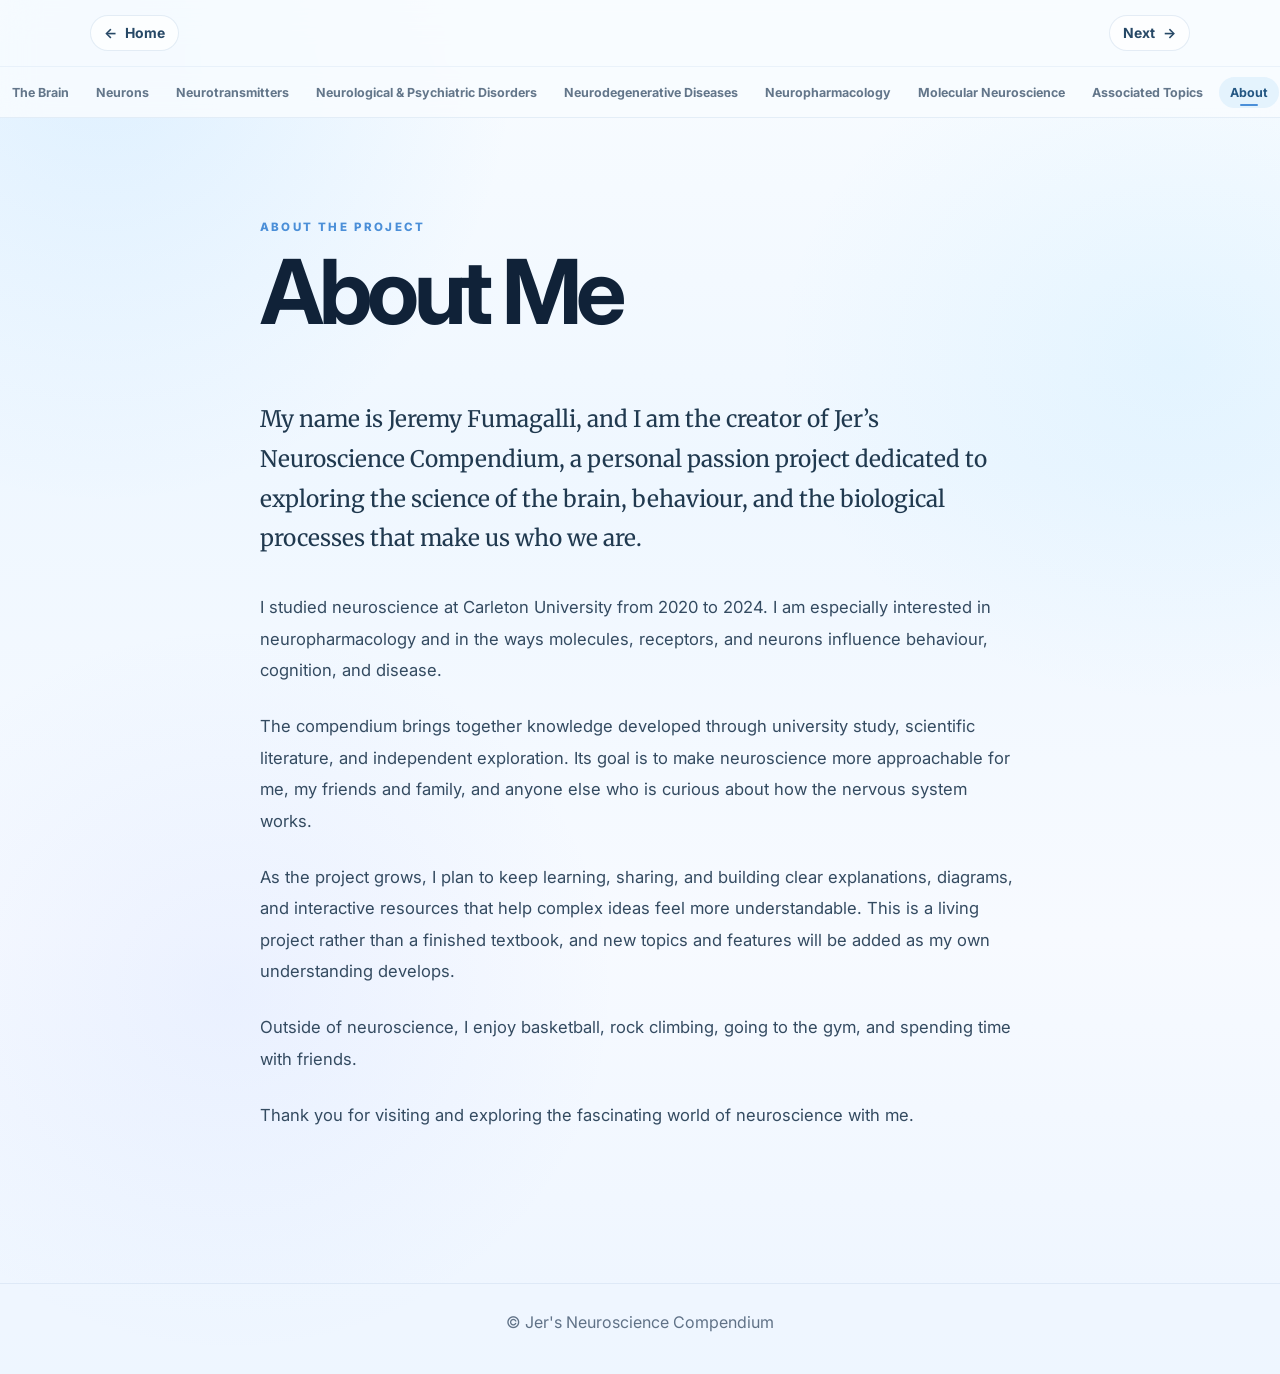
<file: pages/about.html>
<!doctype html>
<html lang="en">
<head>
  <meta charset="utf-8">
  <meta name="viewport" content="width=device-width, initial-scale=1">
  <title>About &mdash; Jer's Neuroscience Compendium</title>
  <meta name="description" content="About Jer and the Neuroscience Compendium.">
  <link rel="stylesheet" href="../css/styles.css">
  <link href="https://fonts.googleapis.com/css2?family=Inter:wght@300;400;600;700;800&family=Merriweather:wght@400;700&display=swap" rel="stylesheet">
</head>
<body class="topic-page about-page" data-topic="about">
  <header class="topic-header" data-topic-header></header>

  <main class="topic-main about-main">
    <article class="about-copy">
      <p class="topic-hero__eyebrow">About the project</p>
      <h1>About Me</h1>

      <div class="about-copy__body">
        <p class="about-copy__intro">My name is Jeremy Fumagalli, and I am the creator of Jer&rsquo;s Neuroscience Compendium, a personal passion project dedicated to exploring the science of the brain, behaviour, and the biological processes that make us who we are.</p>
        <p>I studied neuroscience at Carleton University from 2020 to 2024. I am especially interested in neuropharmacology and in the ways molecules, receptors, and neurons influence behaviour, cognition, and disease.</p>
        <p>The compendium brings together knowledge developed through university study, scientific literature, and independent exploration. Its goal is to make neuroscience more approachable for me, my friends and family, and anyone else who is curious about how the nervous system works.</p>
        <p>As the project grows, I plan to keep learning, sharing, and building clear explanations, diagrams, and interactive resources that help complex ideas feel more understandable. This is a living project rather than a finished textbook, and new topics and features will be added as my own understanding develops.</p>
        <p>Outside of neuroscience, I enjoy basketball, rock climbing, going to the gym, and spending time with friends.</p>
        <p>Thank you for visiting and exploring the fascinating world of neuroscience with me.</p>
      </div>
    </article>
  </main>

  <footer class="site-footer"><div class="container"><p>&copy; Jer's Neuroscience Compendium</p></div></footer>
  <script src="../js/main.js"></script>
</body>
</html>
</file>
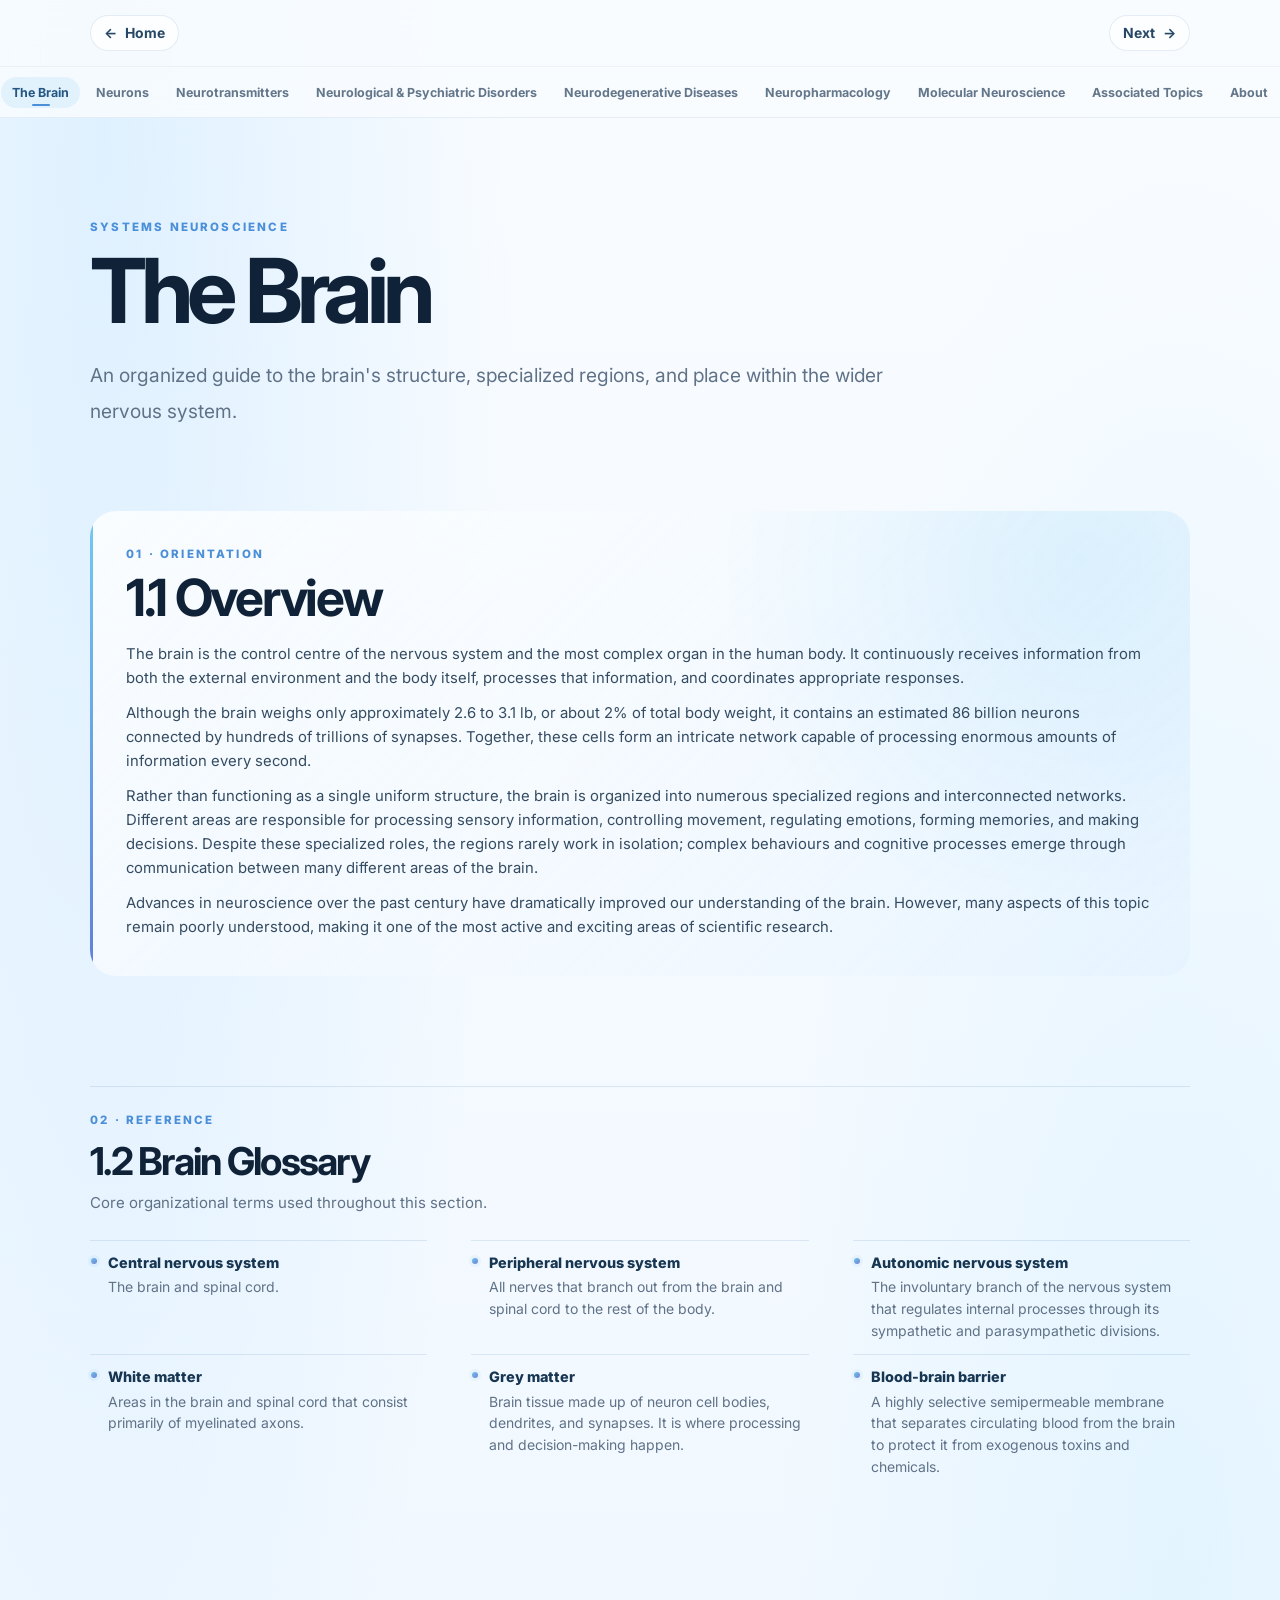
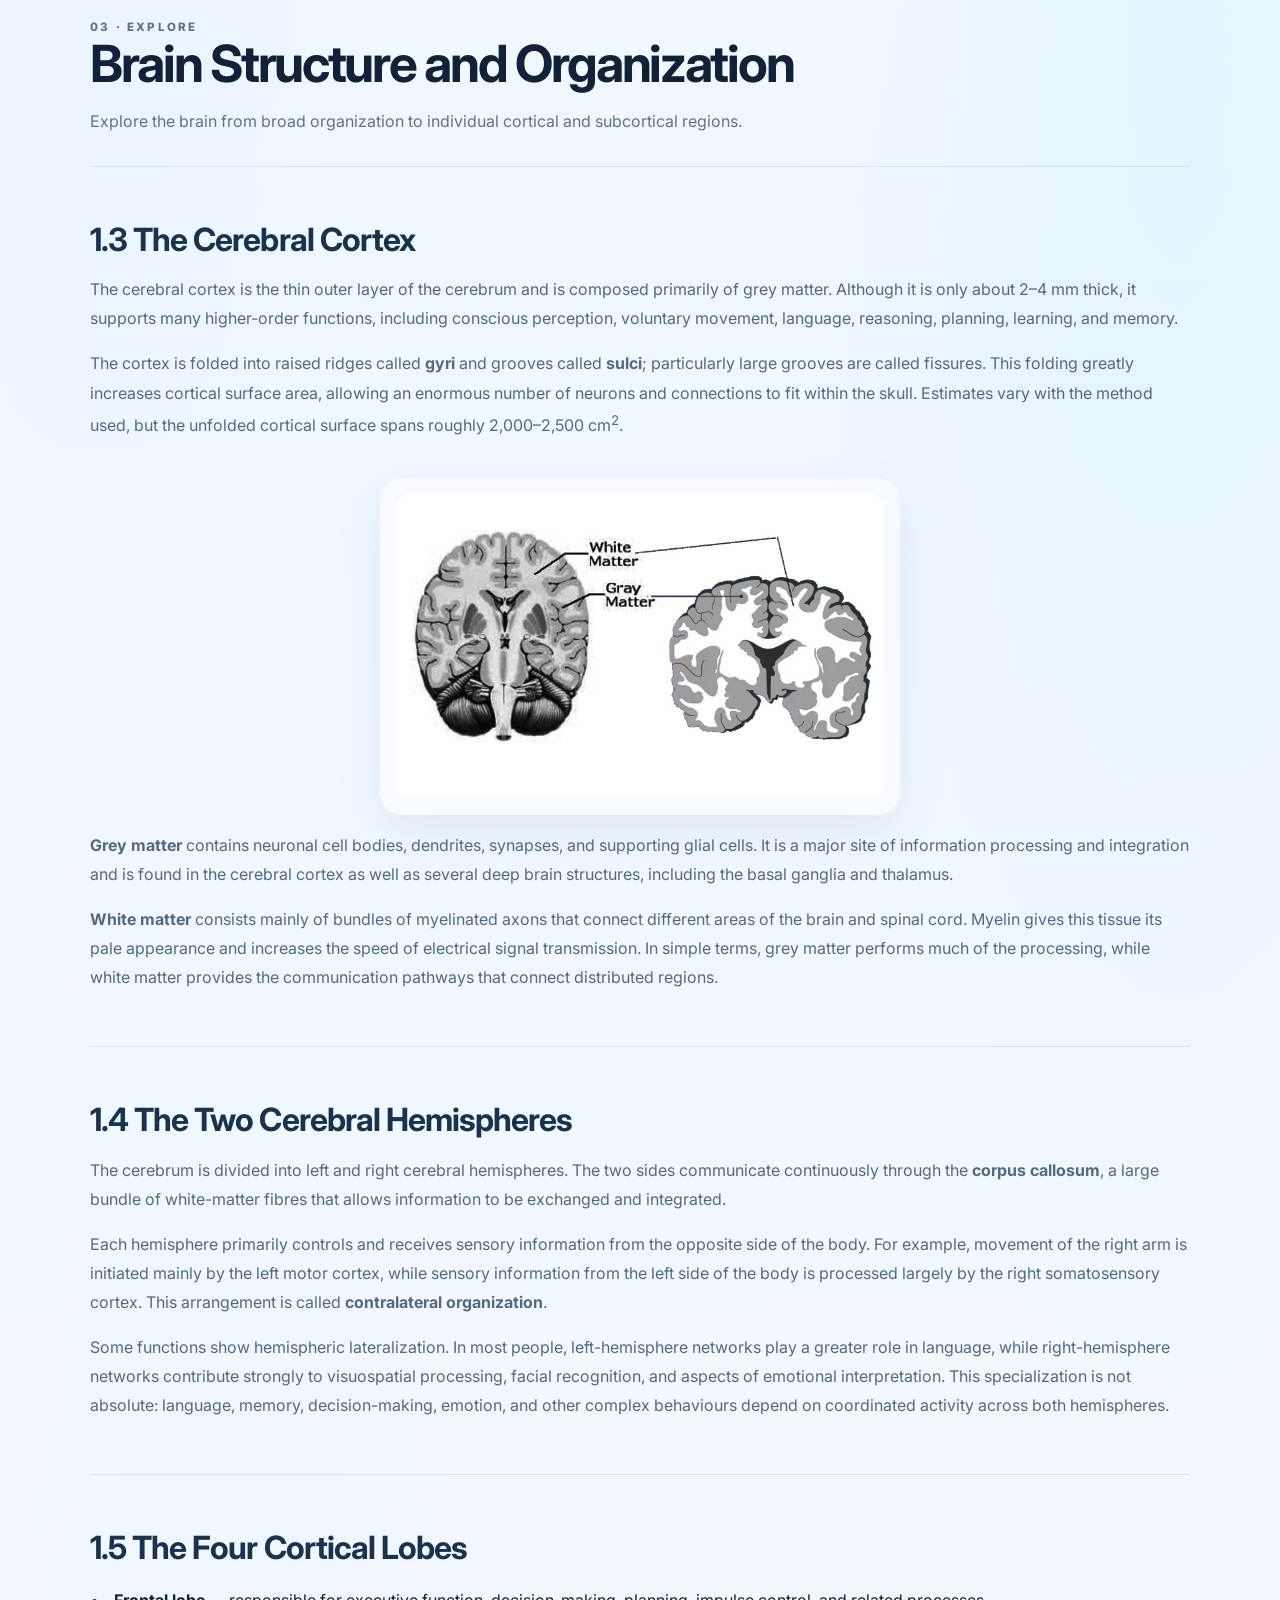
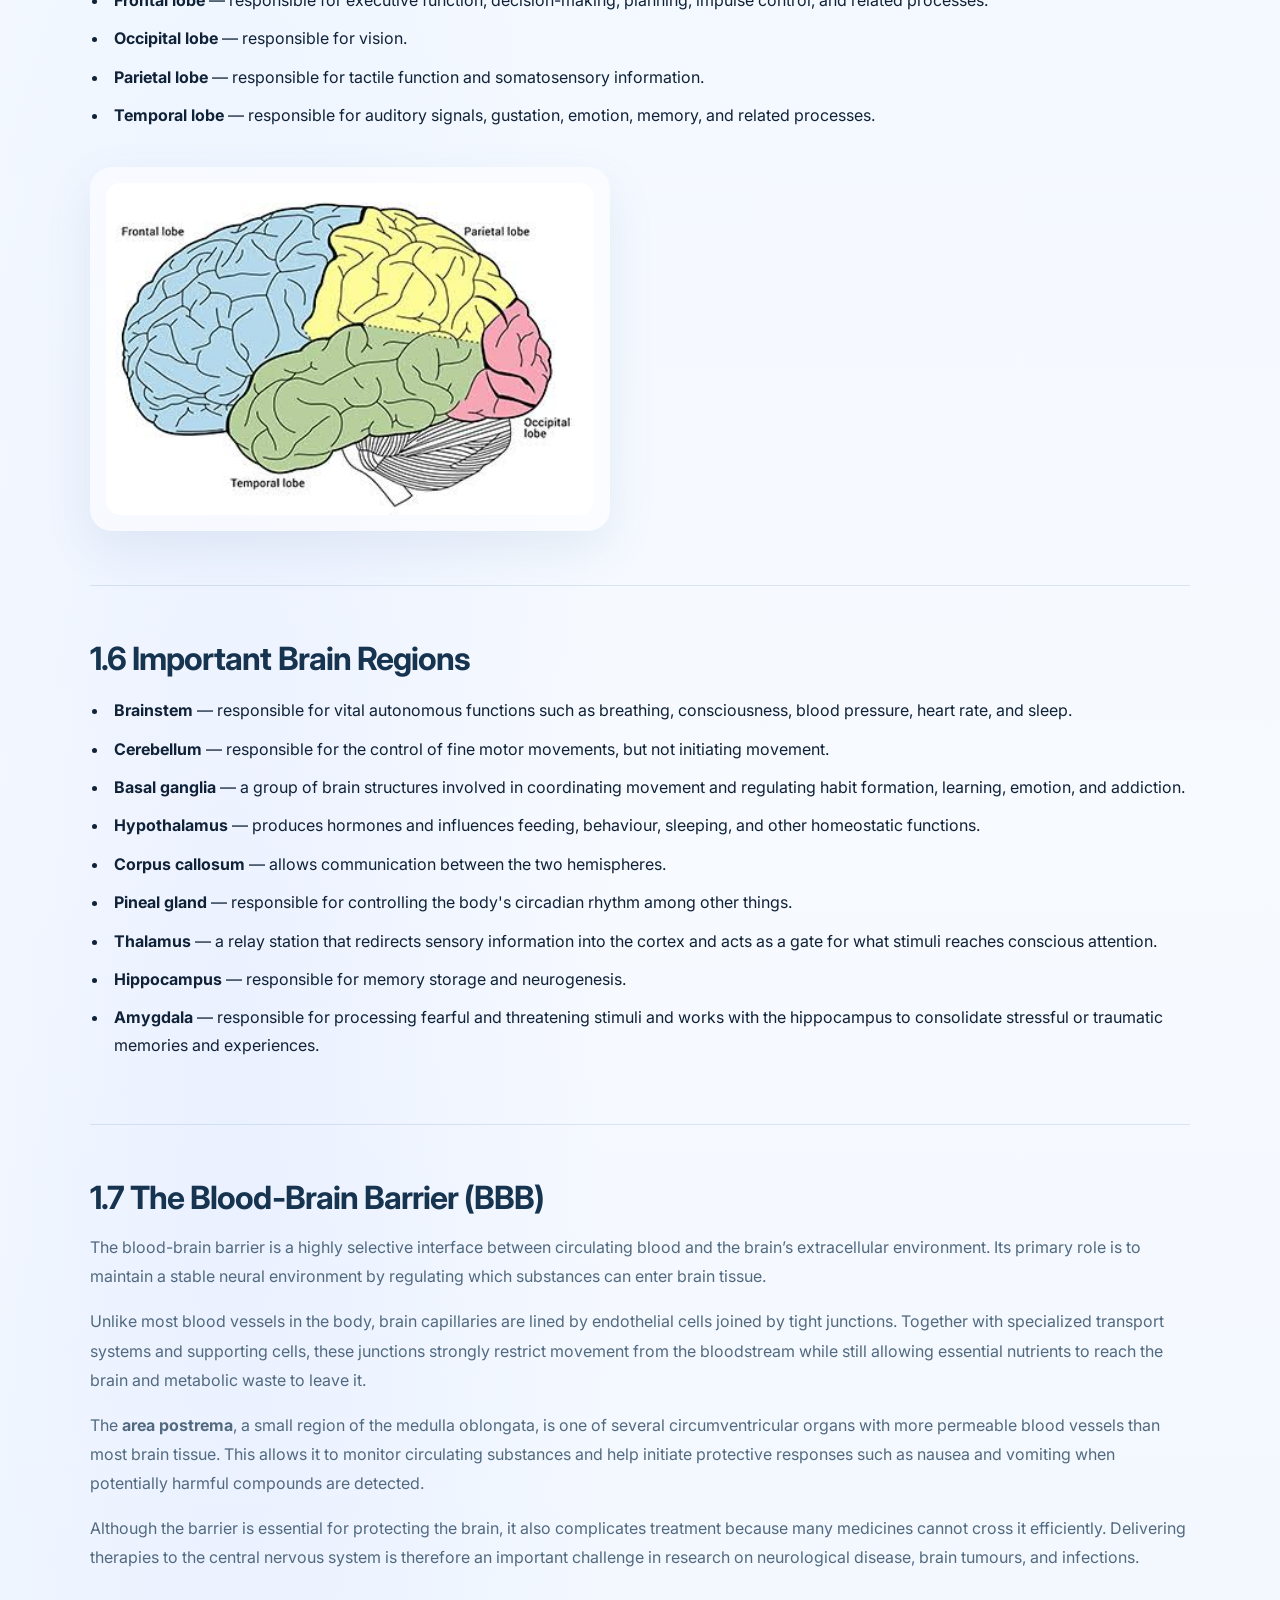
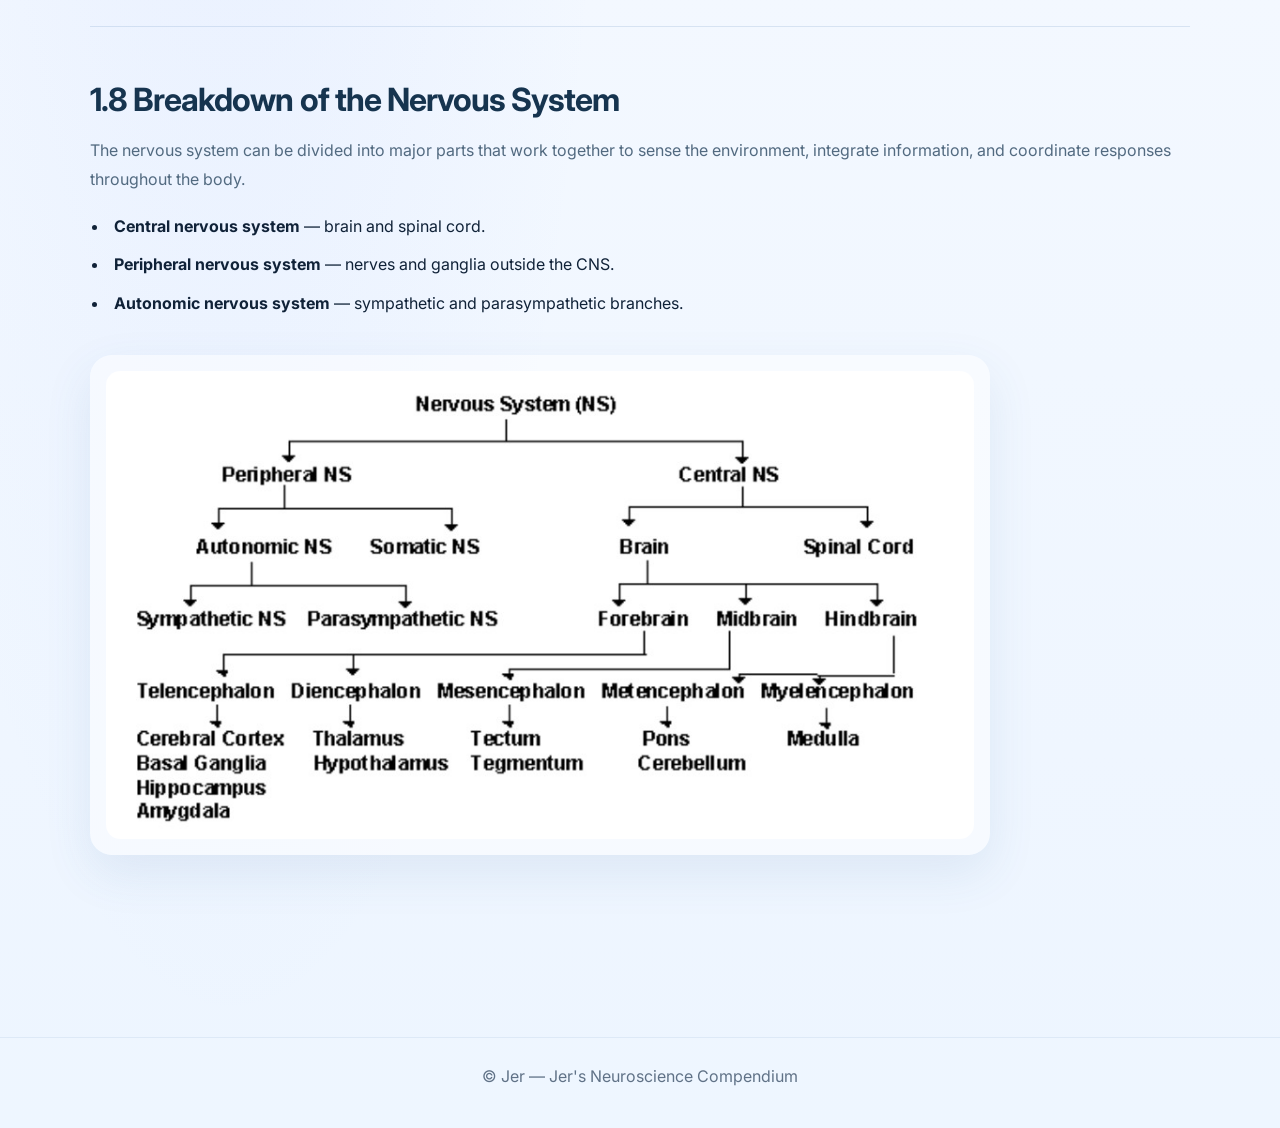
<file: pages/brain.html>
<!doctype html>
<html lang="en">
<head>
  <meta charset="utf-8">
  <meta name="viewport" content="width=device-width, initial-scale=1">
  <title>The Brain — Jer's Neuroscience Compendium</title>
  <meta name="description" content="The brain: organization, cortical lobes, regions, and nervous-system structure.">
  <link rel="stylesheet" href="../css/styles.css">
  <link href="https://fonts.googleapis.com/css2?family=Inter:wght@300;400;600;700;800&family=Merriweather:wght@400;700&display=swap" rel="stylesheet">
</head>
<body class="topic-page" data-topic="brain">
  <header class="topic-header" data-topic-header></header>

  <main class="topic-main">
    <header class="topic-hero">
      <p class="topic-hero__eyebrow">Systems neuroscience</p>
      <h1>The Brain</h1>
      <p class="topic-hero__lede">An organized guide to the brain's structure, specialized regions, and place within the wider nervous system.</p>
    </header>

    <article class="topic-content">
      <section class="topic-section topic-section--overview" id="overview">
        <p class="topic-section__label">01 · Orientation</p>
        <h2>1.1 Overview</h2>
        <div class="topic-prose">
          <p>The brain is the control centre of the nervous system and the most complex organ in the human body. It continuously receives information from both the external environment and the body itself, processes that information, and coordinates appropriate responses.</p>
          <p>Although the brain weighs only approximately 2.6 to 3.1 lb, or about 2% of total body weight, it contains an estimated 86 billion neurons connected by hundreds of trillions of synapses. Together, these cells form an intricate network capable of processing enormous amounts of information every second.</p>
          <p>Rather than functioning as a single uniform structure, the brain is organized into numerous specialized regions and interconnected networks. Different areas are responsible for processing sensory information, controlling movement, regulating emotions, forming memories, and making decisions. Despite these specialized roles, the regions rarely work in isolation; complex behaviours and cognitive processes emerge through communication between many different areas of the brain.</p>
          <p>Advances in neuroscience over the past century have dramatically improved our understanding of the brain. However, many aspects of this topic remain poorly understood, making it one of the most active and exciting areas of scientific research.</p>
        </div>
      </section>

      <section class="topic-section" id="glossary">
        <p class="topic-section__label">02 · Reference</p>
        <h2>1.2 Brain Glossary</h2>
        <p class="topic-section__intro">Core organizational terms used throughout this section.</p>
        <dl class="glossary-list">
          <div id="cns">
            <dt>Central nervous system</dt>
            <dd>The brain and spinal cord.</dd>
          </div>
          <div id="pns">
            <dt>Peripheral nervous system</dt>
            <dd>All nerves that branch out from the brain and spinal cord to the rest of the body.</dd>
          </div>
          <div id="ans">
            <dt>Autonomic nervous system</dt>
            <dd>The involuntary branch of the nervous system that regulates internal processes through its sympathetic and parasympathetic divisions.</dd>
          </div>
          <div id="white-matter">
            <dt>White matter</dt>
            <dd>Areas in the brain and spinal cord that consist primarily of myelinated axons.</dd>
          </div>
          <div id="grey-matter">
            <dt>Grey matter</dt>
            <dd>Brain tissue made up of neuron cell bodies, dendrites, and synapses. It is where processing and decision-making happen.</dd>
          </div>
          <div id="bbb">
            <dt>Blood-brain barrier</dt>
            <dd>A highly selective semipermeable membrane that separates circulating blood from the brain to protect it from exogenous toxins and chemicals.</dd>
          </div>
        </dl>
      </section>

      <section class="topic-subtopics" id="subtopics">
        <header>
          <p class="topic-section__label">03 · Explore</p>
          <h2>Brain Structure and Organization</h2>
          <p>Explore the brain from broad organization to individual cortical and subcortical regions.</p>
        </header>
        <div class="subtopic-list">
          <section class="subtopic-section" id="cerebral-cortex">
            <h3>1.3 The Cerebral Cortex</h3>
            <p>The cerebral cortex is the thin outer layer of the cerebrum and is composed primarily of grey matter. Although it is only about 2&ndash;4 mm thick, it supports many higher-order functions, including conscious perception, voluntary movement, language, reasoning, planning, learning, and memory.</p>
            <p>The cortex is folded into raised ridges called <strong>gyri</strong> and grooves called <strong>sulci</strong>; particularly large grooves are called fissures. This folding greatly increases cortical surface area, allowing an enormous number of neurons and connections to fit within the skull. Estimates vary with the method used, but the unfolded cortical surface spans roughly 2,000&ndash;2,500 cm<sup>2</sup>.</p>
            <figure class="brain-topic-figure brain-topic-figure--compact brain-topic-figure--centered">
              <img src="../assets/images/gray-and-white-matter.jpg" alt="Coronal brain sections identifying cortical grey matter and deeper white matter" width="785" height="490" loading="lazy" decoding="async">
            </figure>
            <p><strong>Grey matter</strong> contains neuronal cell bodies, dendrites, synapses, and supporting glial cells. It is a major site of information processing and integration and is found in the cerebral cortex as well as several deep brain structures, including the basal ganglia and thalamus.</p>
            <p><strong>White matter</strong> consists mainly of bundles of myelinated axons that connect different areas of the brain and spinal cord. Myelin gives this tissue its pale appearance and increases the speed of electrical signal transmission. In simple terms, grey matter performs much of the processing, while white matter provides the communication pathways that connect distributed regions.</p>
          </section>

          <section class="subtopic-section" id="cerebral-hemispheres">
            <h3>1.4 The Two Cerebral Hemispheres</h3>
            <p>The cerebrum is divided into left and right cerebral hemispheres. The two sides communicate continuously through the <strong>corpus callosum</strong>, a large bundle of white-matter fibres that allows information to be exchanged and integrated.</p>
            <p>Each hemisphere primarily controls and receives sensory information from the opposite side of the body. For example, movement of the right arm is initiated mainly by the left motor cortex, while sensory information from the left side of the body is processed largely by the right somatosensory cortex. This arrangement is called <strong>contralateral organization</strong>.</p>
            <p>Some functions show hemispheric lateralization. In most people, left-hemisphere networks play a greater role in language, while right-hemisphere networks contribute strongly to visuospatial processing, facial recognition, and aspects of emotional interpretation. This specialization is not absolute: language, memory, decision-making, emotion, and other complex behaviours depend on coordinated activity across both hemispheres.</p>
          </section>

          <section class="subtopic-section" id="cortical-lobes">
            <h3>1.5 The Four Cortical Lobes</h3>
            <ul>
              <li id="frontal-lobe"><strong>Frontal lobe</strong> — responsible for executive function, decision-making, planning, impulse control, and related processes.</li>
              <li id="occipital-lobe"><strong>Occipital lobe</strong> — responsible for vision.</li>
              <li id="parietal-lobe"><strong>Parietal lobe</strong> — responsible for tactile function and somatosensory information.</li>
              <li id="temporal-lobe"><strong>Temporal lobe</strong> — responsible for auditory signals, gustation, emotion, memory, and related processes.</li>
            </ul>
            <figure class="brain-topic-figure brain-topic-figure--compact">
              <img src="../assets/images/cortical-lobes.jpg" alt="Lateral view of the brain identifying the frontal, parietal, temporal, and occipital lobes" width="400" height="272" loading="lazy" decoding="async">
            </figure>
          </section>

          <section class="subtopic-section" id="brain-regions">
            <h3>1.6 Important Brain Regions</h3>
            <ul>
              <li id="brainstem"><strong>Brainstem</strong> — responsible for vital autonomous functions such as breathing, consciousness, blood pressure, heart rate, and sleep.</li>
              <li id="cerebellum"><strong>Cerebellum</strong> — responsible for the control of fine motor movements, but not initiating movement.</li>
              <li id="basal-ganglia"><strong>Basal ganglia</strong> — a group of brain structures involved in coordinating movement and regulating habit formation, learning, emotion, and addiction.</li>
              <li id="hypothalamus"><strong>Hypothalamus</strong> — produces hormones and influences feeding, behaviour, sleeping, and other homeostatic functions.</li>
              <li id="corpus-callosum"><strong>Corpus callosum</strong> — allows communication between the two hemispheres.</li>
              <li id="pineal-gland"><strong>Pineal gland</strong> — responsible for controlling the body's circadian rhythm among other things.</li>
              <li id="thalamus"><strong>Thalamus</strong> — a relay station that redirects sensory information into the cortex and acts as a gate for what stimuli reaches conscious attention.</li>
              <li id="hippocampus"><strong>Hippocampus</strong> — responsible for memory storage and neurogenesis.</li>
              <li id="amygdala"><strong>Amygdala</strong> — responsible for processing fearful and threatening stimuli and works with the hippocampus to consolidate stressful or traumatic memories and experiences.</li>
            </ul>
          </section>

          <section class="subtopic-section" id="blood-brain-barrier">
            <h3>1.7 The Blood-Brain Barrier (BBB)</h3>
            <p>The blood-brain barrier is a highly selective interface between circulating blood and the brain&rsquo;s extracellular environment. Its primary role is to maintain a stable neural environment by regulating which substances can enter brain tissue.</p>
            <p>Unlike most blood vessels in the body, brain capillaries are lined by endothelial cells joined by tight junctions. Together with specialized transport systems and supporting cells, these junctions strongly restrict movement from the bloodstream while still allowing essential nutrients to reach the brain and metabolic waste to leave it.</p>
            <p>The <strong>area postrema</strong>, a small region of the medulla oblongata, is one of several circumventricular organs with more permeable blood vessels than most brain tissue. This allows it to monitor circulating substances and help initiate protective responses such as nausea and vomiting when potentially harmful compounds are detected.</p>
            <p>Although the barrier is essential for protecting the brain, it also complicates treatment because many medicines cannot cross it efficiently. Delivering therapies to the central nervous system is therefore an important challenge in research on neurological disease, brain tumours, and infections.</p>
          </section>

          <section class="subtopic-section" id="nervous-system">
            <h3>1.8 Breakdown of the Nervous System</h3>
            <p>The nervous system can be divided into major parts that work together to sense the environment, integrate information, and coordinate responses throughout the body.</p>
            <ul>
              <li><strong>Central nervous system</strong> — brain and spinal cord.</li>
              <li><strong>Peripheral nervous system</strong> — nerves and ganglia outside the CNS.</li>
              <li><strong>Autonomic nervous system</strong> — sympathetic and parasympathetic branches.</li>
            </ul>
            <figure class="brain-topic-figure">
              <img src="../assets/images/nervous-system-breakdown.jpg" alt="Hierarchy showing the major divisions and subdivisions of the nervous system" width="892" height="499" loading="lazy" decoding="async">
            </figure>
          </section>
        </div>
      </section>
    </article>
  </main>

  <footer class="site-footer"><div class="container"><p>&copy; Jer — Jer's Neuroscience Compendium</p></div></footer>
  <script src="../js/main.js"></script>
</body>
</html>
</file>
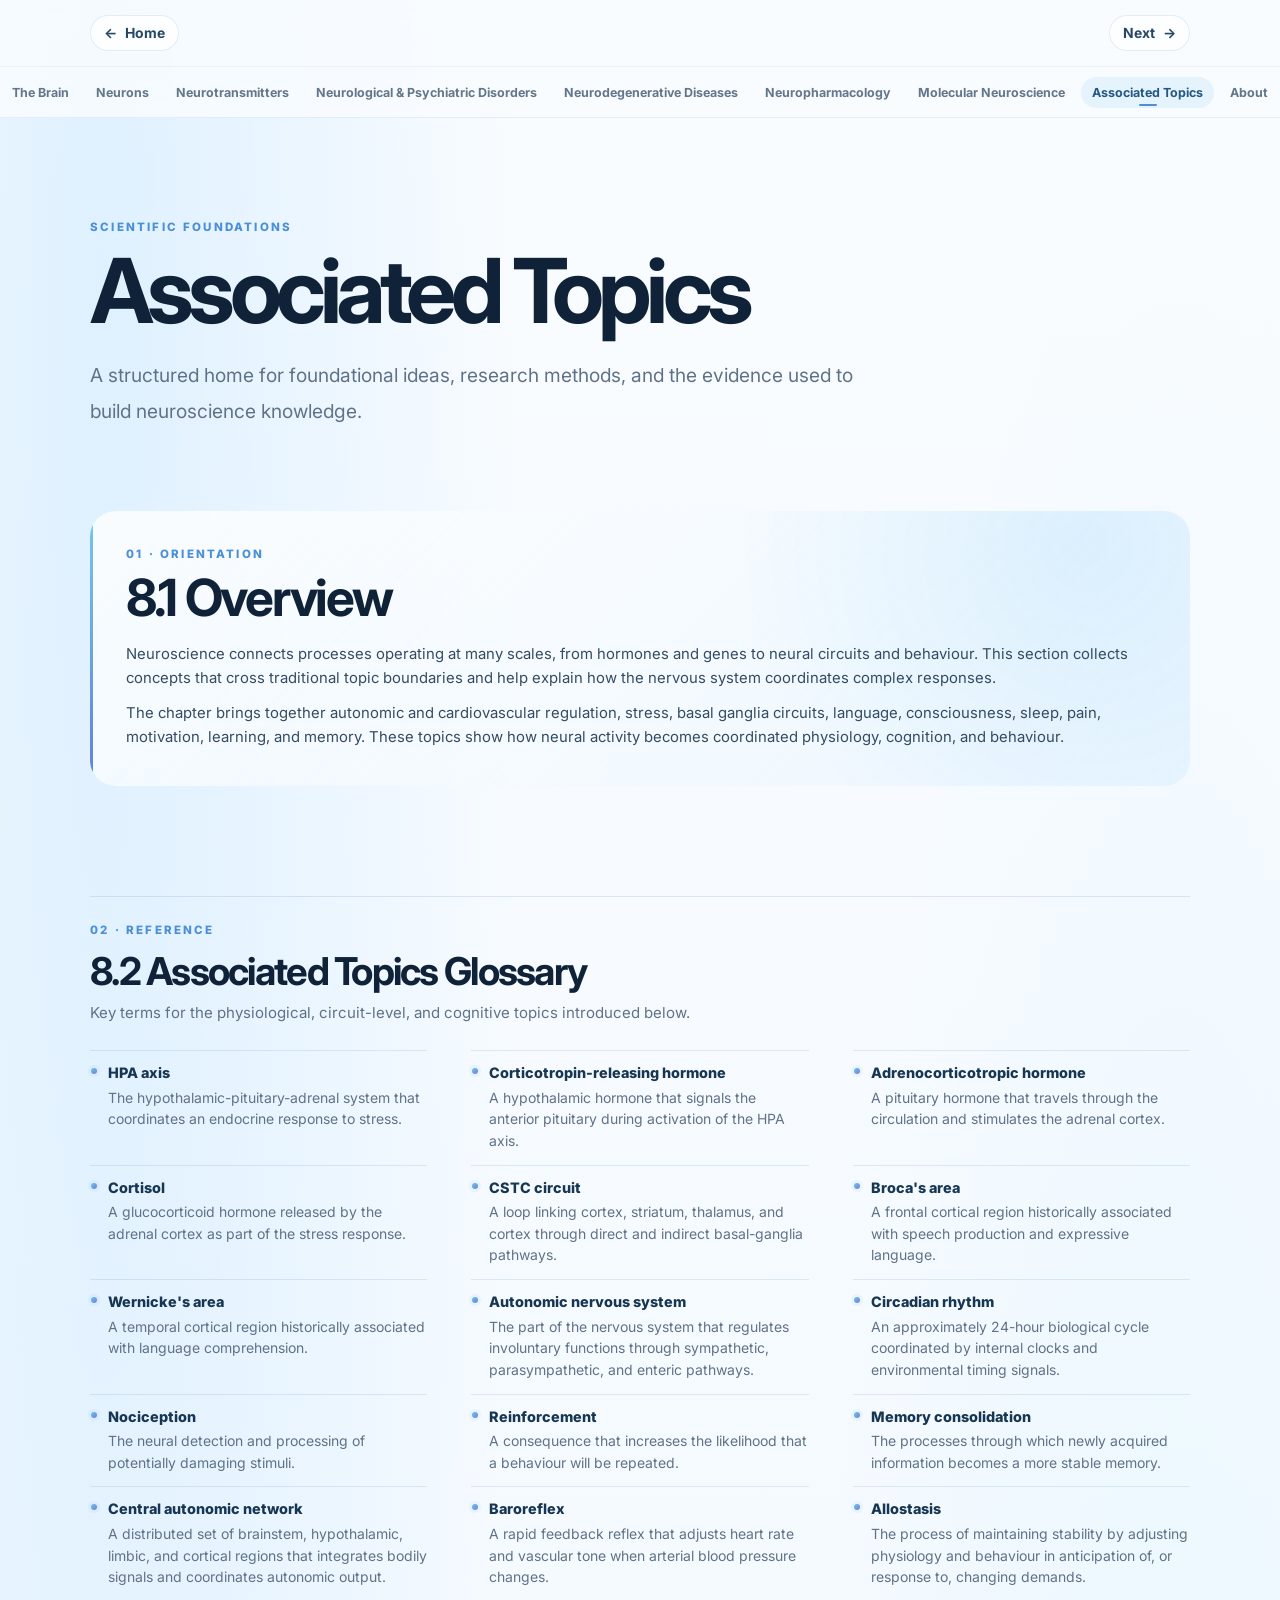
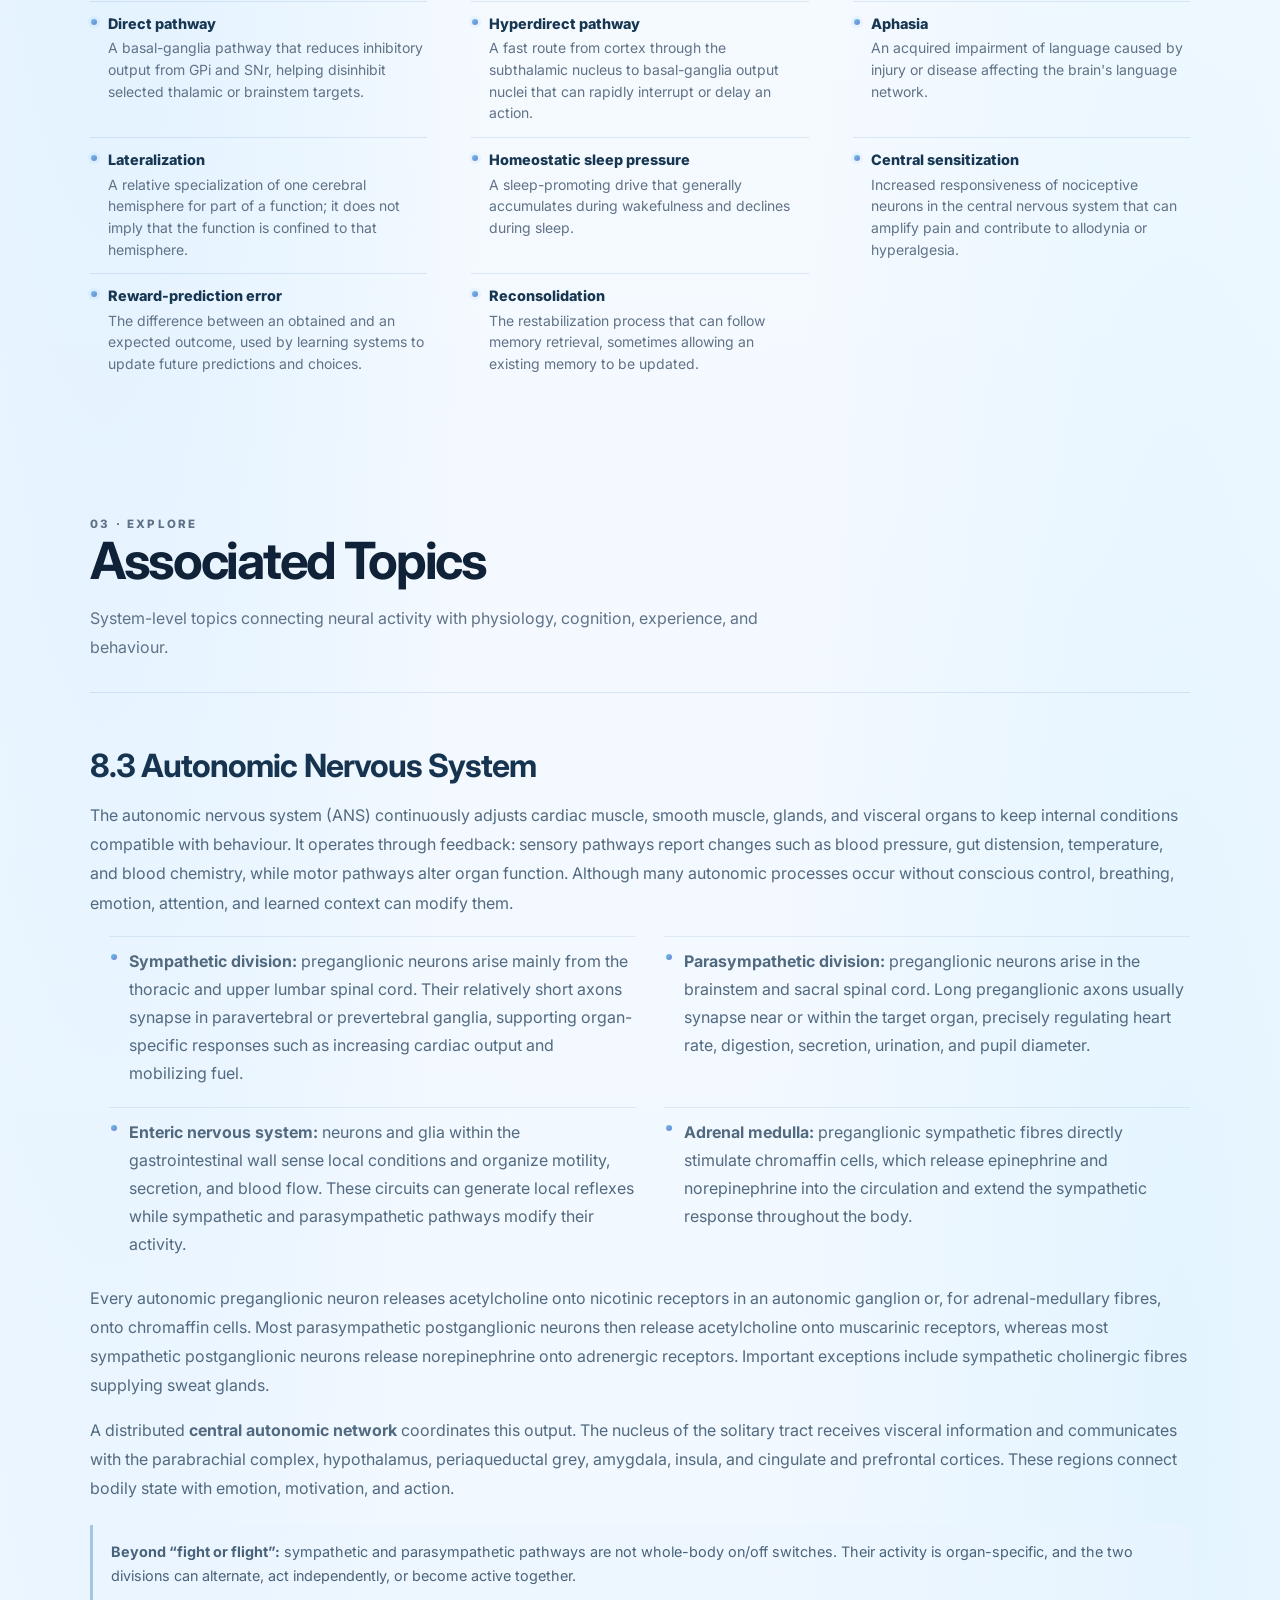
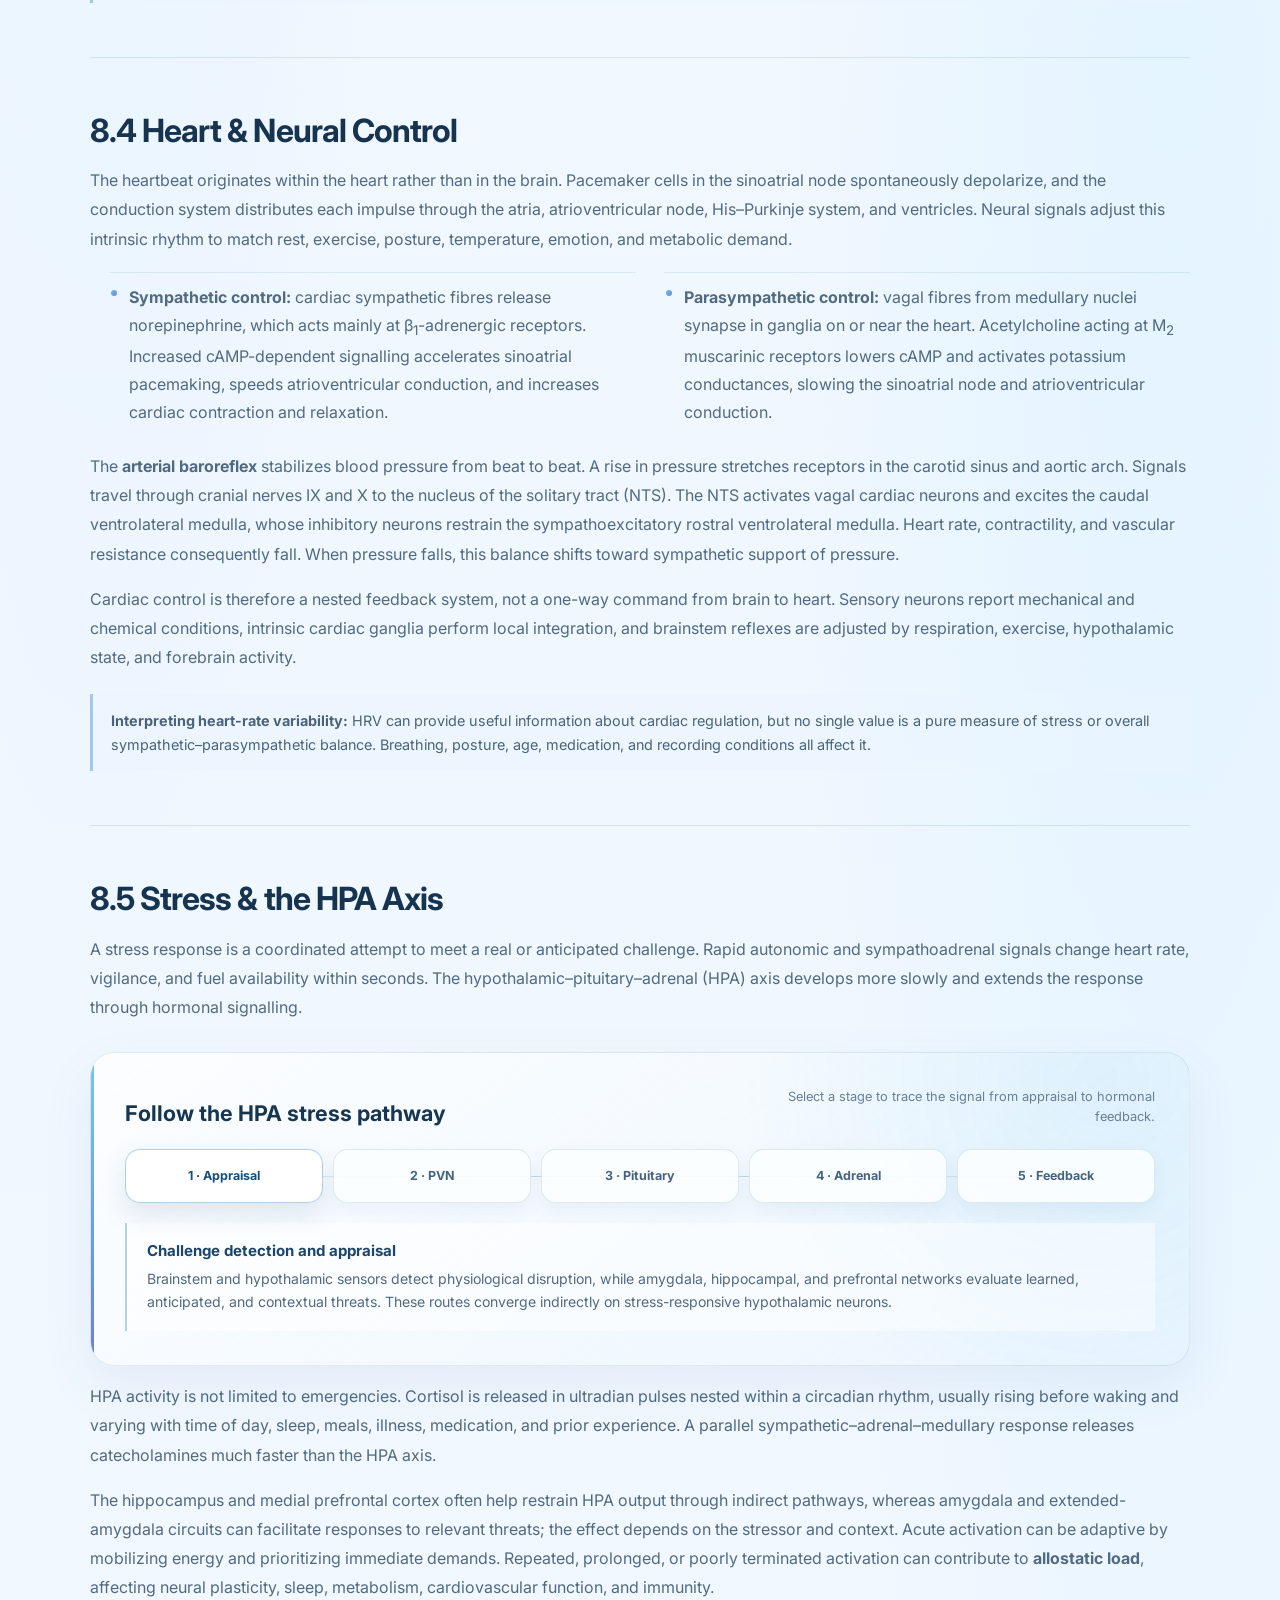
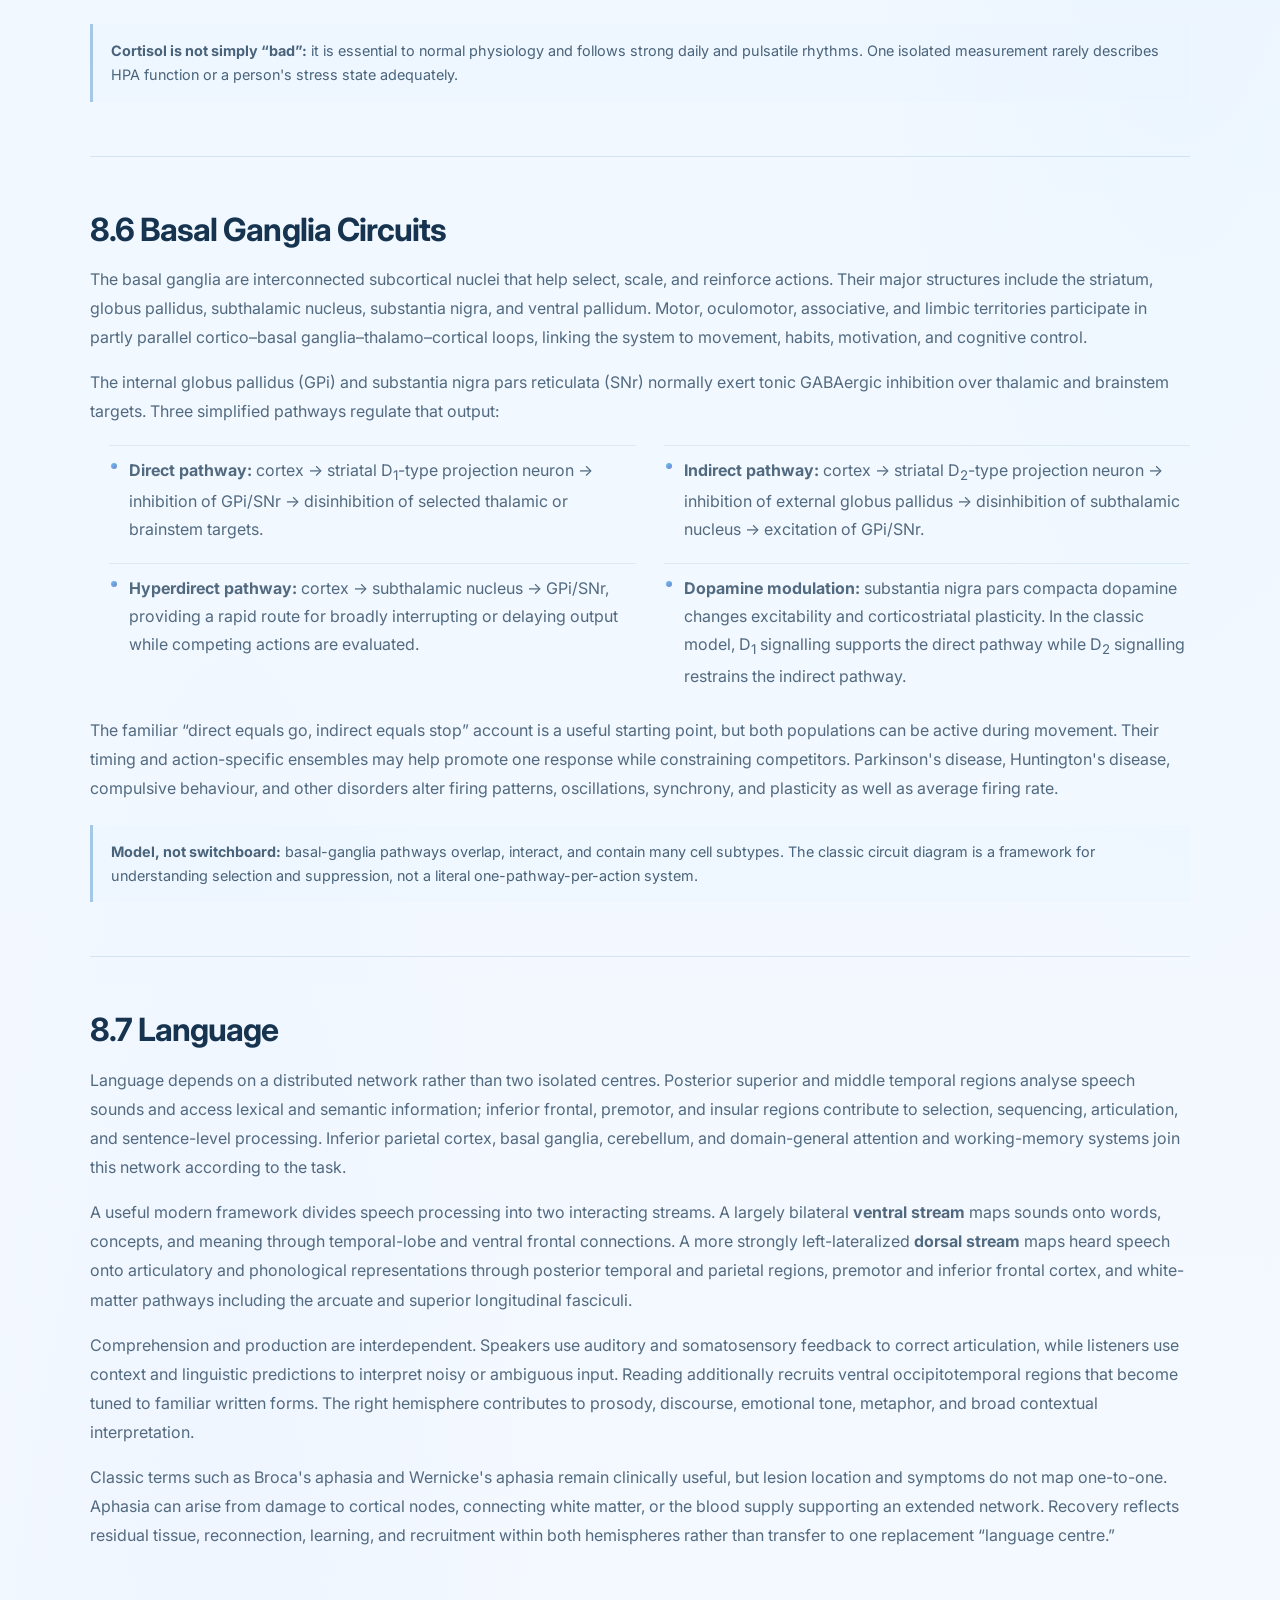
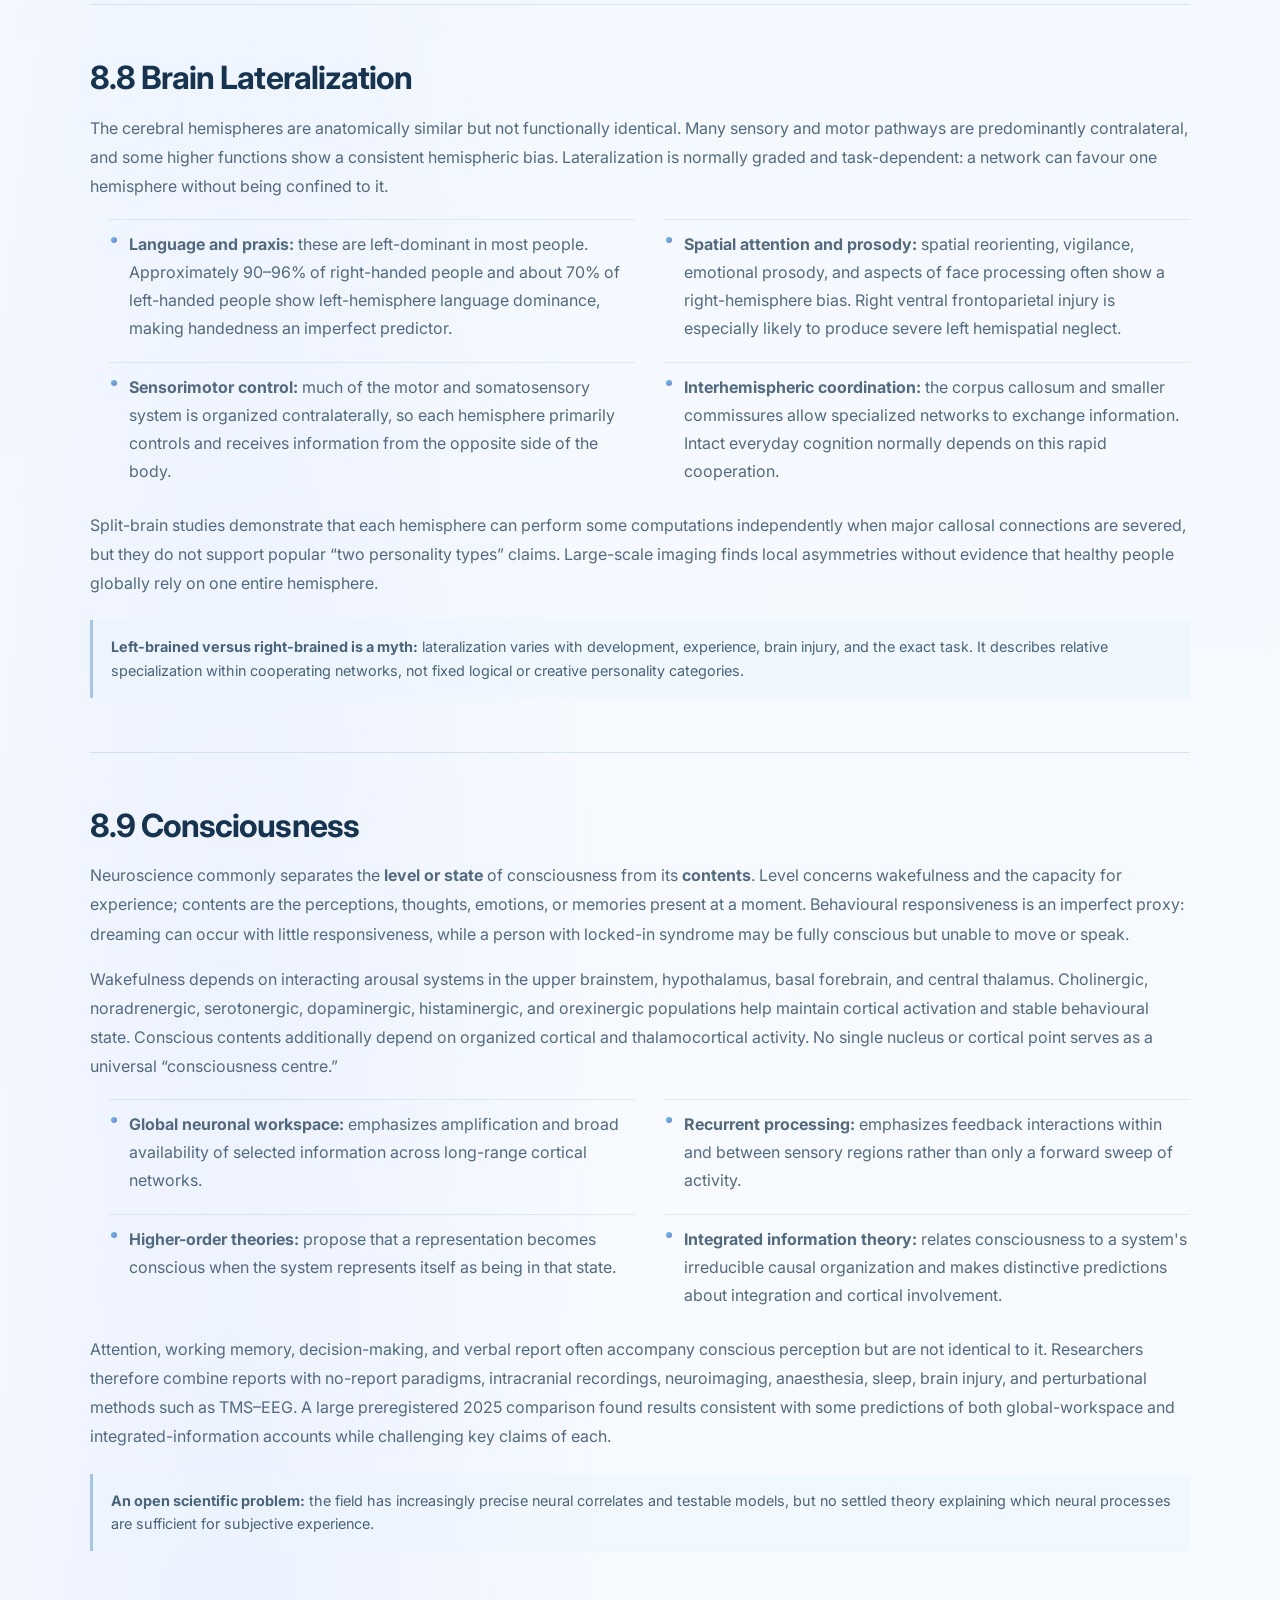
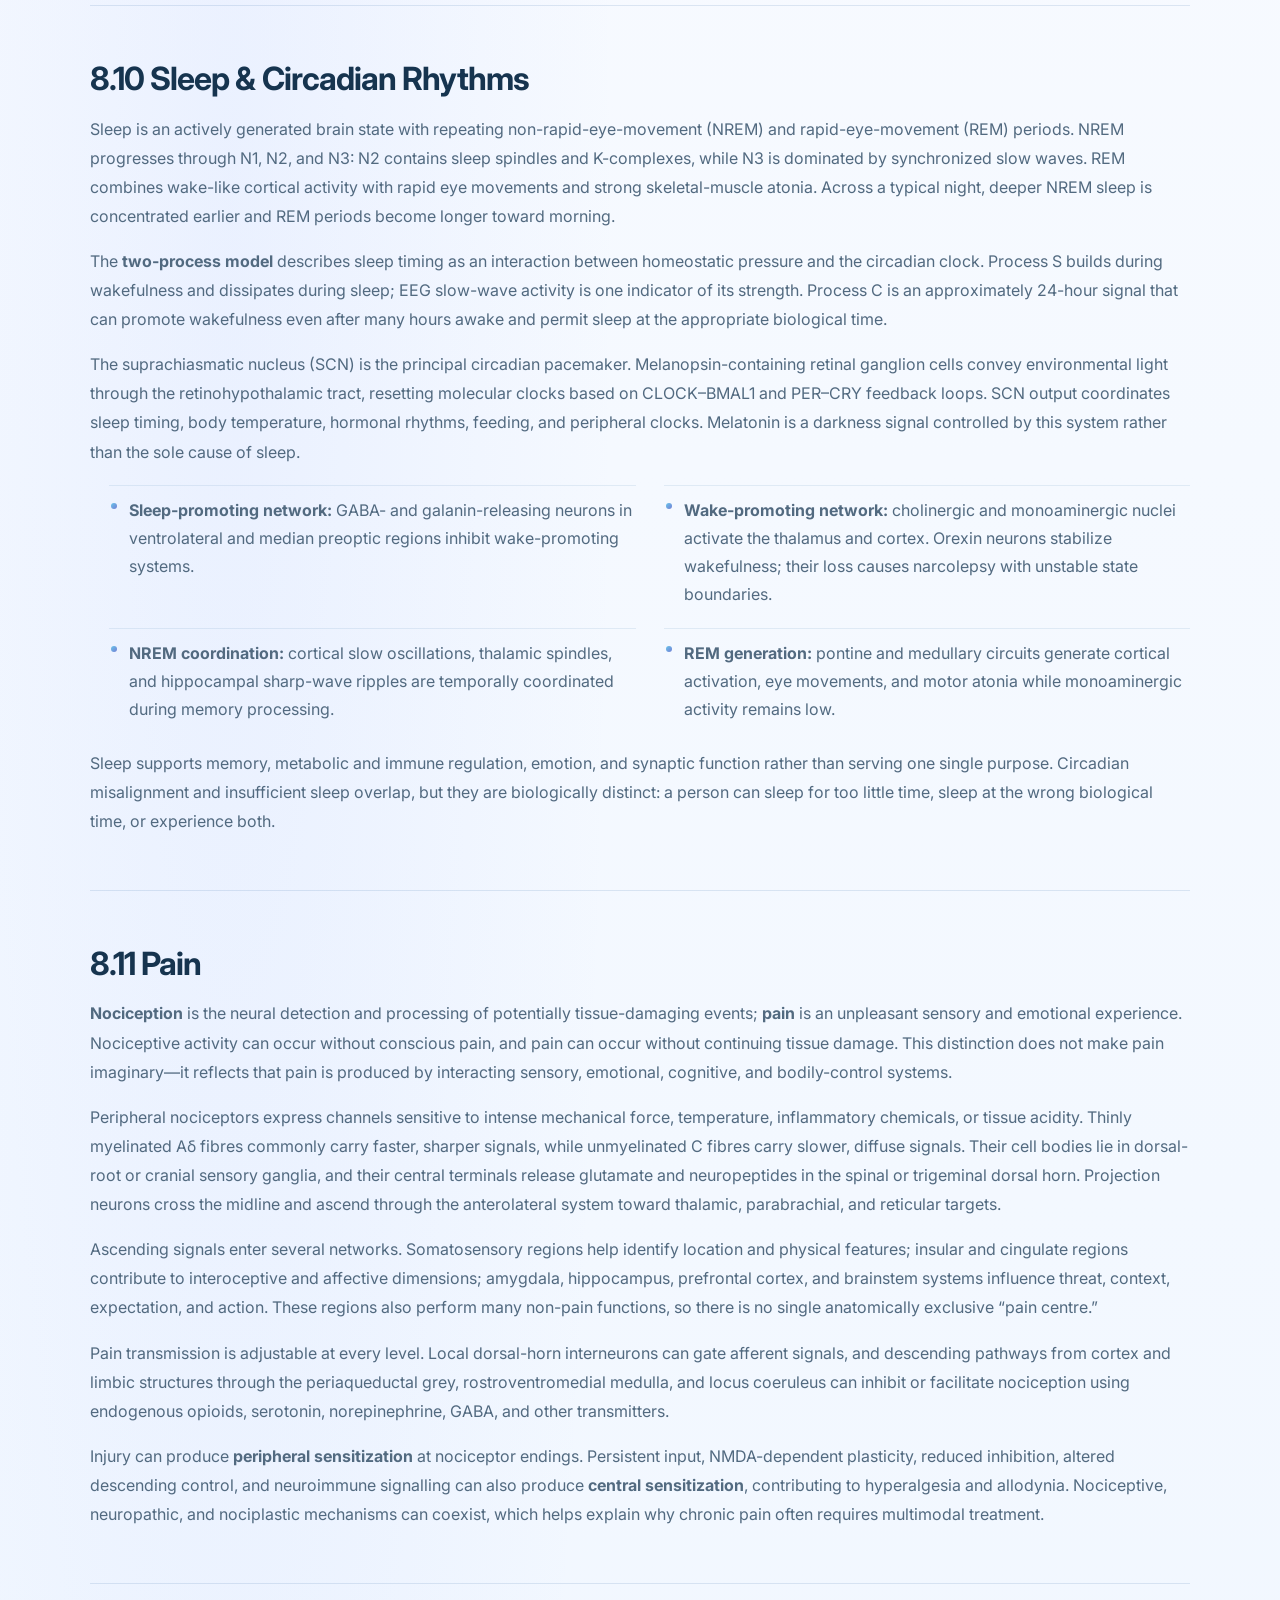
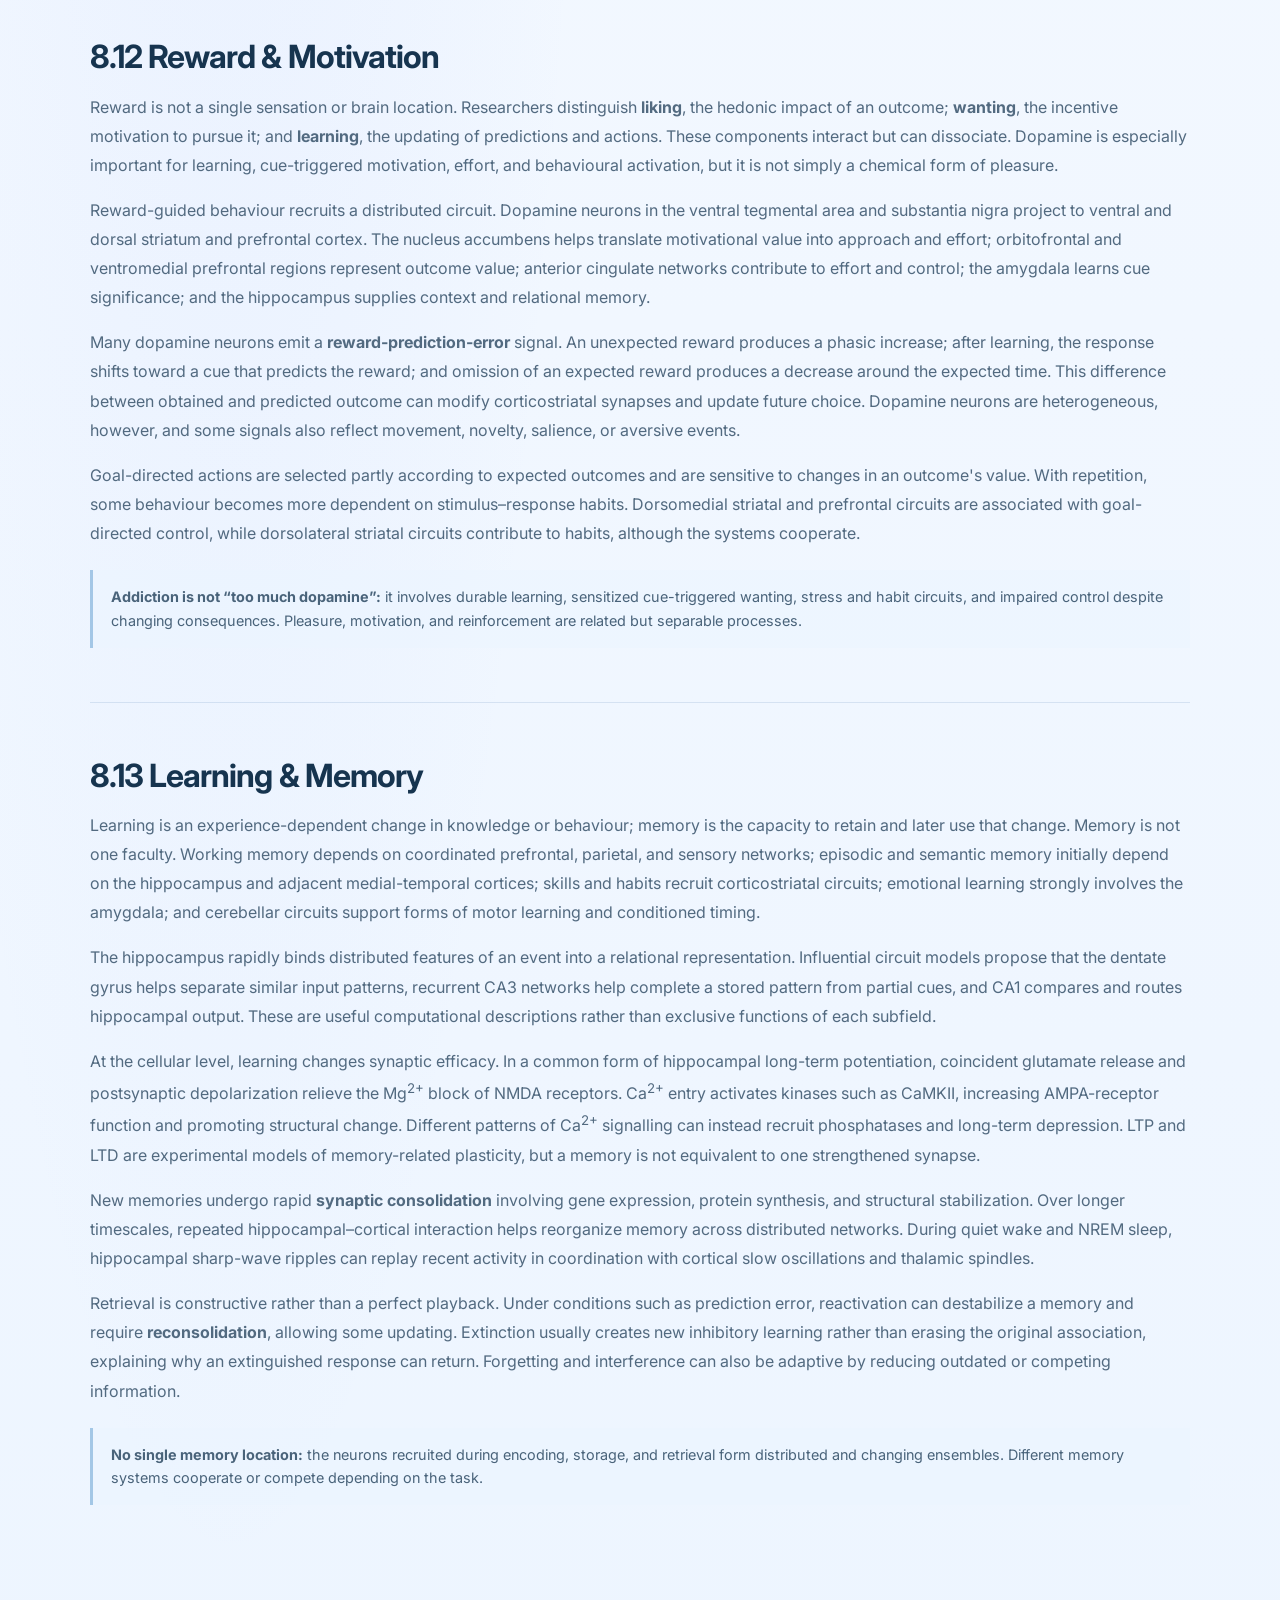
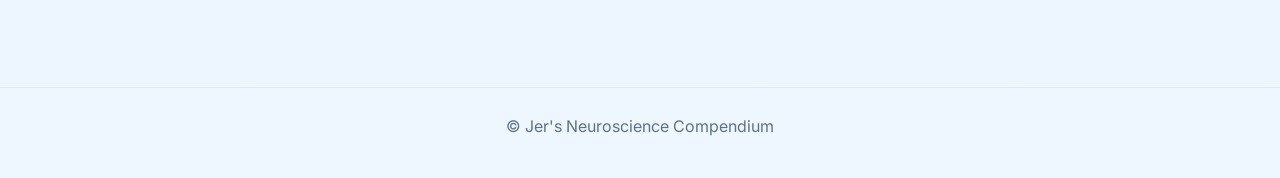
<file: pages/concepts.html>
<!doctype html>
<html lang="en">
<head>
  <meta charset="utf-8">
  <meta name="viewport" content="width=device-width, initial-scale=1">
  <title>Associated Topics &mdash; Jer's Neuroscience Compendium</title>
  <meta name="description" content="Explore autonomic control, stress, language, consciousness, sleep, pain, reward, learning, and other systems-level neuroscience topics.">
  <link rel="stylesheet" href="../css/styles.css">
  <link href="https://fonts.googleapis.com/css2?family=Inter:wght@300;400;600;700;800&family=Merriweather:wght@400;700&display=swap" rel="stylesheet">
</head>
<body class="topic-page" data-topic="concepts">
  <header class="topic-header" data-topic-header></header>

  <main class="topic-main">
    <header class="topic-hero">
      <p class="topic-hero__eyebrow">Scientific foundations</p>
      <h1>Associated Topics</h1>
      <p class="topic-hero__lede">A structured home for foundational ideas, research methods, and the evidence used to build neuroscience knowledge.</p>
    </header>

    <article class="topic-content">
      <section class="topic-section topic-section--overview" id="overview">
        <p class="topic-section__label">01 &middot; Orientation</p>
        <h2>8.1 Overview</h2>
        <div class="topic-prose">
          <p>Neuroscience connects processes operating at many scales, from hormones and genes to neural circuits and behaviour. This section collects concepts that cross traditional topic boundaries and help explain how the nervous system coordinates complex responses.</p>
          <p>The chapter brings together autonomic and cardiovascular regulation, stress, basal ganglia circuits, language, consciousness, sleep, pain, motivation, learning, and memory. These topics show how neural activity becomes coordinated physiology, cognition, and behaviour.</p>
        </div>
      </section>

      <section class="topic-section" id="glossary">
        <p class="topic-section__label">02 &middot; Reference</p>
        <h2>8.2 Associated Topics Glossary</h2>
        <p class="topic-section__intro">Key terms for the physiological, circuit-level, and cognitive topics introduced below.</p>
        <dl class="glossary-list">
          <div id="hpa-axis">
            <dt>HPA axis</dt>
            <dd>The hypothalamic-pituitary-adrenal system that coordinates an endocrine response to stress.</dd>
          </div>
          <div id="crh">
            <dt>Corticotropin-releasing hormone</dt>
            <dd>A hypothalamic hormone that signals the anterior pituitary during activation of the HPA axis.</dd>
          </div>
          <div id="acth">
            <dt>Adrenocorticotropic hormone</dt>
            <dd>A pituitary hormone that travels through the circulation and stimulates the adrenal cortex.</dd>
          </div>
          <div id="cortisol">
            <dt>Cortisol</dt>
            <dd>A glucocorticoid hormone released by the adrenal cortex as part of the stress response.</dd>
          </div>
          <div id="cstc">
            <dt>CSTC circuit</dt>
            <dd>A loop linking cortex, striatum, thalamus, and cortex through direct and indirect basal-ganglia pathways.</dd>
          </div>
          <div id="brocas-area">
            <dt>Broca's area</dt>
            <dd>A frontal cortical region historically associated with speech production and expressive language.</dd>
          </div>
          <div id="wernickes-area">
            <dt>Wernicke's area</dt>
            <dd>A temporal cortical region historically associated with language comprehension.</dd>
          </div>
          <div id="autonomic-nervous-system">
            <dt>Autonomic nervous system</dt>
            <dd>The part of the nervous system that regulates involuntary functions through sympathetic, parasympathetic, and enteric pathways.</dd>
          </div>
          <div id="circadian-rhythm">
            <dt>Circadian rhythm</dt>
            <dd>An approximately 24-hour biological cycle coordinated by internal clocks and environmental timing signals.</dd>
          </div>
          <div id="nociception">
            <dt>Nociception</dt>
            <dd>The neural detection and processing of potentially damaging stimuli.</dd>
          </div>
          <div id="reinforcement">
            <dt>Reinforcement</dt>
            <dd>A consequence that increases the likelihood that a behaviour will be repeated.</dd>
          </div>
          <div id="memory-consolidation">
            <dt>Memory consolidation</dt>
            <dd>The processes through which newly acquired information becomes a more stable memory.</dd>
          </div>
          <div id="central-autonomic-network">
            <dt>Central autonomic network</dt>
            <dd>A distributed set of brainstem, hypothalamic, limbic, and cortical regions that integrates bodily signals and coordinates autonomic output.</dd>
          </div>
          <div id="baroreflex">
            <dt>Baroreflex</dt>
            <dd>A rapid feedback reflex that adjusts heart rate and vascular tone when arterial blood pressure changes.</dd>
          </div>
          <div id="allostasis">
            <dt>Allostasis</dt>
            <dd>The process of maintaining stability by adjusting physiology and behaviour in anticipation of, or response to, changing demands.</dd>
          </div>
          <div id="direct-pathway">
            <dt>Direct pathway</dt>
            <dd>A basal-ganglia pathway that reduces inhibitory output from GPi and SNr, helping disinhibit selected thalamic or brainstem targets.</dd>
          </div>
          <div id="hyperdirect-pathway">
            <dt>Hyperdirect pathway</dt>
            <dd>A fast route from cortex through the subthalamic nucleus to basal-ganglia output nuclei that can rapidly interrupt or delay an action.</dd>
          </div>
          <div id="aphasia">
            <dt>Aphasia</dt>
            <dd>An acquired impairment of language caused by injury or disease affecting the brain's language network.</dd>
          </div>
          <div id="lateralization">
            <dt>Lateralization</dt>
            <dd>A relative specialization of one cerebral hemisphere for part of a function; it does not imply that the function is confined to that hemisphere.</dd>
          </div>
          <div id="homeostatic-sleep-pressure">
            <dt>Homeostatic sleep pressure</dt>
            <dd>A sleep-promoting drive that generally accumulates during wakefulness and declines during sleep.</dd>
          </div>
          <div id="central-sensitization">
            <dt>Central sensitization</dt>
            <dd>Increased responsiveness of nociceptive neurons in the central nervous system that can amplify pain and contribute to allodynia or hyperalgesia.</dd>
          </div>
          <div id="reward-prediction-error">
            <dt>Reward-prediction error</dt>
            <dd>The difference between an obtained and an expected outcome, used by learning systems to update future predictions and choices.</dd>
          </div>
          <div id="reconsolidation">
            <dt>Reconsolidation</dt>
            <dd>The restabilization process that can follow memory retrieval, sometimes allowing an existing memory to be updated.</dd>
          </div>
        </dl>
      </section>

      <section class="topic-subtopics" id="subtopics">
        <header>
          <p class="topic-section__label">03 &middot; Explore</p>
          <h2>Associated Topics</h2>
          <p>System-level topics connecting neural activity with physiology, cognition, experience, and behaviour.</p>
        </header>
        <div class="subtopic-list">
          <section class="subtopic-section" id="autonomic-nervous-system-topic">
            <h3>8.3 Autonomic Nervous System</h3>
            <p>The autonomic nervous system (ANS) continuously adjusts cardiac muscle, smooth muscle, glands, and visceral organs to keep internal conditions compatible with behaviour. It operates through feedback: sensory pathways report changes such as blood pressure, gut distension, temperature, and blood chemistry, while motor pathways alter organ function. Although many autonomic processes occur without conscious control, breathing, emotion, attention, and learned context can modify them.</p>
            <ul class="mechanism-list">
              <li><strong>Sympathetic division:</strong> preganglionic neurons arise mainly from the thoracic and upper lumbar spinal cord. Their relatively short axons synapse in paravertebral or prevertebral ganglia, supporting organ-specific responses such as increasing cardiac output and mobilizing fuel.</li>
              <li><strong>Parasympathetic division:</strong> preganglionic neurons arise in the brainstem and sacral spinal cord. Long preganglionic axons usually synapse near or within the target organ, precisely regulating heart rate, digestion, secretion, urination, and pupil diameter.</li>
              <li><strong>Enteric nervous system:</strong> neurons and glia within the gastrointestinal wall sense local conditions and organize motility, secretion, and blood flow. These circuits can generate local reflexes while sympathetic and parasympathetic pathways modify their activity.</li>
              <li><strong>Adrenal medulla:</strong> preganglionic sympathetic fibres directly stimulate chromaffin cells, which release epinephrine and norepinephrine into the circulation and extend the sympathetic response throughout the body.</li>
            </ul>
            <p>Every autonomic preganglionic neuron releases acetylcholine onto nicotinic receptors in an autonomic ganglion or, for adrenal-medullary fibres, onto chromaffin cells. Most parasympathetic postganglionic neurons then release acetylcholine onto muscarinic receptors, whereas most sympathetic postganglionic neurons release norepinephrine onto adrenergic receptors. Important exceptions include sympathetic cholinergic fibres supplying sweat glands.</p>
            <p>A distributed <strong>central autonomic network</strong> coordinates this output. The nucleus of the solitary tract receives visceral information and communicates with the parabrachial complex, hypothalamus, periaqueductal grey, amygdala, insula, and cingulate and prefrontal cortices. These regions connect bodily state with emotion, motivation, and action.</p>
            <div class="subtopic-section__note"><strong>Beyond “fight or flight”:</strong> sympathetic and parasympathetic pathways are not whole-body on/off switches. Their activity is organ-specific, and the two divisions can alternate, act independently, or become active together.</div>
          </section>

          <section class="subtopic-section" id="heart-neural-control">
            <h3>8.4 Heart &amp; Neural Control</h3>
            <p>The heartbeat originates within the heart rather than in the brain. Pacemaker cells in the sinoatrial node spontaneously depolarize, and the conduction system distributes each impulse through the atria, atrioventricular node, His&ndash;Purkinje system, and ventricles. Neural signals adjust this intrinsic rhythm to match rest, exercise, posture, temperature, emotion, and metabolic demand.</p>
            <ul class="mechanism-list">
              <li><strong>Sympathetic control:</strong> cardiac sympathetic fibres release norepinephrine, which acts mainly at &beta;<sub>1</sub>-adrenergic receptors. Increased cAMP-dependent signalling accelerates sinoatrial pacemaking, speeds atrioventricular conduction, and increases cardiac contraction and relaxation.</li>
              <li><strong>Parasympathetic control:</strong> vagal fibres from medullary nuclei synapse in ganglia on or near the heart. Acetylcholine acting at M<sub>2</sub> muscarinic receptors lowers cAMP and activates potassium conductances, slowing the sinoatrial node and atrioventricular conduction.</li>
            </ul>
            <p>The <strong>arterial baroreflex</strong> stabilizes blood pressure from beat to beat. A rise in pressure stretches receptors in the carotid sinus and aortic arch. Signals travel through cranial nerves IX and X to the nucleus of the solitary tract (NTS). The NTS activates vagal cardiac neurons and excites the caudal ventrolateral medulla, whose inhibitory neurons restrain the sympathoexcitatory rostral ventrolateral medulla. Heart rate, contractility, and vascular resistance consequently fall. When pressure falls, this balance shifts toward sympathetic support of pressure.</p>
            <p>Cardiac control is therefore a nested feedback system, not a one-way command from brain to heart. Sensory neurons report mechanical and chemical conditions, intrinsic cardiac ganglia perform local integration, and brainstem reflexes are adjusted by respiration, exercise, hypothalamic state, and forebrain activity.</p>
            <div class="subtopic-section__note"><strong>Interpreting heart-rate variability:</strong> HRV can provide useful information about cardiac regulation, but no single value is a pure measure of stress or overall sympathetic&ndash;parasympathetic balance. Breathing, posture, age, medication, and recording conditions all affect it.</div>
          </section>

          <section class="subtopic-section" id="stress-hpa-axis">
            <h3>8.5 Stress &amp; the HPA Axis</h3>
            <p>A stress response is a coordinated attempt to meet a real or anticipated challenge. Rapid autonomic and sympathoadrenal signals change heart rate, vigilance, and fuel availability within seconds. The hypothalamic&ndash;pituitary&ndash;adrenal (HPA) axis develops more slowly and extends the response through hormonal signalling.</p>

            <div class="concept-explorer" data-concept-explorer style="--concept-steps:5">
              <div class="concept-explorer__header">
                <h4>Follow the HPA stress pathway</h4>
                <p>Select a stage to trace the signal from appraisal to hormonal feedback.</p>
              </div>
              <div class="concept-explorer__tabs" role="tablist" aria-label="Stages of the HPA axis">
                <button class="concept-explorer__tab" id="hpa-tab-appraisal" type="button" role="tab" aria-selected="true" aria-controls="hpa-panel-appraisal">1 · Appraisal</button>
                <button class="concept-explorer__tab" id="hpa-tab-pvn" type="button" role="tab" aria-selected="false" aria-controls="hpa-panel-pvn" tabindex="-1">2 · PVN</button>
                <button class="concept-explorer__tab" id="hpa-tab-pituitary" type="button" role="tab" aria-selected="false" aria-controls="hpa-panel-pituitary" tabindex="-1">3 · Pituitary</button>
                <button class="concept-explorer__tab" id="hpa-tab-adrenal" type="button" role="tab" aria-selected="false" aria-controls="hpa-panel-adrenal" tabindex="-1">4 · Adrenal</button>
                <button class="concept-explorer__tab" id="hpa-tab-feedback" type="button" role="tab" aria-selected="false" aria-controls="hpa-panel-feedback" tabindex="-1">5 · Feedback</button>
              </div>
              <div class="concept-explorer__panels">
                <section class="concept-explorer__panel" id="hpa-panel-appraisal" role="tabpanel" aria-labelledby="hpa-tab-appraisal">
                  <h5>Challenge detection and appraisal</h5>
                  <p>Brainstem and hypothalamic sensors detect physiological disruption, while amygdala, hippocampal, and prefrontal networks evaluate learned, anticipated, and contextual threats. These routes converge indirectly on stress-responsive hypothalamic neurons.</p>
                </section>
                <section class="concept-explorer__panel" id="hpa-panel-pvn" role="tabpanel" aria-labelledby="hpa-tab-pvn">
                  <h5>Hypothalamic signal</h5>
                  <p>Parvocellular neurons in the paraventricular nucleus release corticotropin-releasing hormone (CRH), often with arginine vasopressin, into portal blood supplying the anterior pituitary.</p>
                </section>
                <section class="concept-explorer__panel" id="hpa-panel-pituitary" role="tabpanel" aria-labelledby="hpa-tab-pituitary">
                  <h5>Pituitary relay</h5>
                  <p>CRH and vasopressin stimulate corticotroph cells. These cells process pro-opiomelanocortin and release adrenocorticotropic hormone (ACTH) into the systemic circulation.</p>
                </section>
                <section class="concept-explorer__panel" id="hpa-panel-adrenal" role="tabpanel" aria-labelledby="hpa-tab-adrenal">
                  <h5>Adrenal cortisol release</h5>
                  <p>ACTH acts on melanocortin 2 receptors in the adrenal cortex, especially the zona fasciculata, stimulating steroid synthesis and cortisol release in humans.</p>
                </section>
                <section class="concept-explorer__panel" id="hpa-panel-feedback" role="tabpanel" aria-labelledby="hpa-tab-feedback">
                  <h5>Response and negative feedback</h5>
                  <p>Cortisol acts through mineralocorticoid and glucocorticoid receptors to alter metabolism, immunity, attention, and memory. Feedback at pituitary, hypothalamic, and forebrain levels helps limit and terminate the response.</p>
                </section>
              </div>
            </div>

            <p>HPA activity is not limited to emergencies. Cortisol is released in ultradian pulses nested within a circadian rhythm, usually rising before waking and varying with time of day, sleep, meals, illness, medication, and prior experience. A parallel sympathetic&ndash;adrenal&ndash;medullary response releases catecholamines much faster than the HPA axis.</p>
            <p>The hippocampus and medial prefrontal cortex often help restrain HPA output through indirect pathways, whereas amygdala and extended-amygdala circuits can facilitate responses to relevant threats; the effect depends on the stressor and context. Acute activation can be adaptive by mobilizing energy and prioritizing immediate demands. Repeated, prolonged, or poorly terminated activation can contribute to <strong>allostatic load</strong>, affecting neural plasticity, sleep, metabolism, cardiovascular function, and immunity.</p>
            <div class="subtopic-section__note"><strong>Cortisol is not simply “bad”:</strong> it is essential to normal physiology and follows strong daily and pulsatile rhythms. One isolated measurement rarely describes HPA function or a person's stress state adequately.</div>
          </section>

          <section class="subtopic-section" id="basal-ganglia-circuits">
            <h3>8.6 Basal Ganglia Circuits</h3>
            <p>The basal ganglia are interconnected subcortical nuclei that help select, scale, and reinforce actions. Their major structures include the striatum, globus pallidus, subthalamic nucleus, substantia nigra, and ventral pallidum. Motor, oculomotor, associative, and limbic territories participate in partly parallel cortico&ndash;basal ganglia&ndash;thalamo&ndash;cortical loops, linking the system to movement, habits, motivation, and cognitive control.</p>
            <p>The internal globus pallidus (GPi) and substantia nigra pars reticulata (SNr) normally exert tonic GABAergic inhibition over thalamic and brainstem targets. Three simplified pathways regulate that output:</p>
            <ul class="mechanism-list">
              <li><strong>Direct pathway:</strong> cortex &rarr; striatal D<sub>1</sub>-type projection neuron &rarr; inhibition of GPi/SNr &rarr; disinhibition of selected thalamic or brainstem targets.</li>
              <li><strong>Indirect pathway:</strong> cortex &rarr; striatal D<sub>2</sub>-type projection neuron &rarr; inhibition of external globus pallidus &rarr; disinhibition of subthalamic nucleus &rarr; excitation of GPi/SNr.</li>
              <li><strong>Hyperdirect pathway:</strong> cortex &rarr; subthalamic nucleus &rarr; GPi/SNr, providing a rapid route for broadly interrupting or delaying output while competing actions are evaluated.</li>
              <li><strong>Dopamine modulation:</strong> substantia nigra pars compacta dopamine changes excitability and corticostriatal plasticity. In the classic model, D<sub>1</sub> signalling supports the direct pathway while D<sub>2</sub> signalling restrains the indirect pathway.</li>
            </ul>
            <p>The familiar “direct equals go, indirect equals stop” account is a useful starting point, but both populations can be active during movement. Their timing and action-specific ensembles may help promote one response while constraining competitors. Parkinson's disease, Huntington's disease, compulsive behaviour, and other disorders alter firing patterns, oscillations, synchrony, and plasticity as well as average firing rate.</p>
            <div class="subtopic-section__note"><strong>Model, not switchboard:</strong> basal-ganglia pathways overlap, interact, and contain many cell subtypes. The classic circuit diagram is a framework for understanding selection and suppression, not a literal one-pathway-per-action system.</div>
          </section>

          <section class="subtopic-section" id="language">
            <h3>8.7 Language</h3>
            <p>Language depends on a distributed network rather than two isolated centres. Posterior superior and middle temporal regions analyse speech sounds and access lexical and semantic information; inferior frontal, premotor, and insular regions contribute to selection, sequencing, articulation, and sentence-level processing. Inferior parietal cortex, basal ganglia, cerebellum, and domain-general attention and working-memory systems join this network according to the task.</p>
            <p>A useful modern framework divides speech processing into two interacting streams. A largely bilateral <strong>ventral stream</strong> maps sounds onto words, concepts, and meaning through temporal-lobe and ventral frontal connections. A more strongly left-lateralized <strong>dorsal stream</strong> maps heard speech onto articulatory and phonological representations through posterior temporal and parietal regions, premotor and inferior frontal cortex, and white-matter pathways including the arcuate and superior longitudinal fasciculi.</p>
            <p>Comprehension and production are interdependent. Speakers use auditory and somatosensory feedback to correct articulation, while listeners use context and linguistic predictions to interpret noisy or ambiguous input. Reading additionally recruits ventral occipitotemporal regions that become tuned to familiar written forms. The right hemisphere contributes to prosody, discourse, emotional tone, metaphor, and broad contextual interpretation.</p>
            <p>Classic terms such as Broca's aphasia and Wernicke's aphasia remain clinically useful, but lesion location and symptoms do not map one-to-one. Aphasia can arise from damage to cortical nodes, connecting white matter, or the blood supply supporting an extended network. Recovery reflects residual tissue, reconnection, learning, and recruitment within both hemispheres rather than transfer to one replacement “language centre.”</p>
          </section>

          <section class="subtopic-section" id="brain-lateralization">
            <h3>8.8 Brain Lateralization</h3>
            <p>The cerebral hemispheres are anatomically similar but not functionally identical. Many sensory and motor pathways are predominantly contralateral, and some higher functions show a consistent hemispheric bias. Lateralization is normally graded and task-dependent: a network can favour one hemisphere without being confined to it.</p>
            <ul class="mechanism-list">
              <li><strong>Language and praxis:</strong> these are left-dominant in most people. Approximately 90&ndash;96% of right-handed people and about 70% of left-handed people show left-hemisphere language dominance, making handedness an imperfect predictor.</li>
              <li><strong>Spatial attention and prosody:</strong> spatial reorienting, vigilance, emotional prosody, and aspects of face processing often show a right-hemisphere bias. Right ventral frontoparietal injury is especially likely to produce severe left hemispatial neglect.</li>
              <li><strong>Sensorimotor control:</strong> much of the motor and somatosensory system is organized contralaterally, so each hemisphere primarily controls and receives information from the opposite side of the body.</li>
              <li><strong>Interhemispheric coordination:</strong> the corpus callosum and smaller commissures allow specialized networks to exchange information. Intact everyday cognition normally depends on this rapid cooperation.</li>
            </ul>
            <p>Split-brain studies demonstrate that each hemisphere can perform some computations independently when major callosal connections are severed, but they do not support popular “two personality types” claims. Large-scale imaging finds local asymmetries without evidence that healthy people globally rely on one entire hemisphere.</p>
            <div class="subtopic-section__note"><strong>Left-brained versus right-brained is a myth:</strong> lateralization varies with development, experience, brain injury, and the exact task. It describes relative specialization within cooperating networks, not fixed logical or creative personality categories.</div>
          </section>

          <section class="subtopic-section" id="consciousness">
            <h3>8.9 Consciousness</h3>
            <p>Neuroscience commonly separates the <strong>level or state</strong> of consciousness from its <strong>contents</strong>. Level concerns wakefulness and the capacity for experience; contents are the perceptions, thoughts, emotions, or memories present at a moment. Behavioural responsiveness is an imperfect proxy: dreaming can occur with little responsiveness, while a person with locked-in syndrome may be fully conscious but unable to move or speak.</p>
            <p>Wakefulness depends on interacting arousal systems in the upper brainstem, hypothalamus, basal forebrain, and central thalamus. Cholinergic, noradrenergic, serotonergic, dopaminergic, histaminergic, and orexinergic populations help maintain cortical activation and stable behavioural state. Conscious contents additionally depend on organized cortical and thalamocortical activity. No single nucleus or cortical point serves as a universal “consciousness centre.”</p>
            <ul class="mechanism-list">
              <li><strong>Global neuronal workspace:</strong> emphasizes amplification and broad availability of selected information across long-range cortical networks.</li>
              <li><strong>Recurrent processing:</strong> emphasizes feedback interactions within and between sensory regions rather than only a forward sweep of activity.</li>
              <li><strong>Higher-order theories:</strong> propose that a representation becomes conscious when the system represents itself as being in that state.</li>
              <li><strong>Integrated information theory:</strong> relates consciousness to a system's irreducible causal organization and makes distinctive predictions about integration and cortical involvement.</li>
            </ul>
            <p>Attention, working memory, decision-making, and verbal report often accompany conscious perception but are not identical to it. Researchers therefore combine reports with no-report paradigms, intracranial recordings, neuroimaging, anaesthesia, sleep, brain injury, and perturbational methods such as TMS&ndash;EEG. A large preregistered 2025 comparison found results consistent with some predictions of both global-workspace and integrated-information accounts while challenging key claims of each.</p>
            <div class="subtopic-section__note"><strong>An open scientific problem:</strong> the field has increasingly precise neural correlates and testable models, but no settled theory explaining which neural processes are sufficient for subjective experience.</div>
          </section>

          <section class="subtopic-section" id="sleep-circadian-rhythms">
            <h3>8.10 Sleep &amp; Circadian Rhythms</h3>
            <p>Sleep is an actively generated brain state with repeating non-rapid-eye-movement (NREM) and rapid-eye-movement (REM) periods. NREM progresses through N1, N2, and N3: N2 contains sleep spindles and K-complexes, while N3 is dominated by synchronized slow waves. REM combines wake-like cortical activity with rapid eye movements and strong skeletal-muscle atonia. Across a typical night, deeper NREM sleep is concentrated earlier and REM periods become longer toward morning.</p>
            <p>The <strong>two-process model</strong> describes sleep timing as an interaction between homeostatic pressure and the circadian clock. Process S builds during wakefulness and dissipates during sleep; EEG slow-wave activity is one indicator of its strength. Process C is an approximately 24-hour signal that can promote wakefulness even after many hours awake and permit sleep at the appropriate biological time.</p>
            <p>The suprachiasmatic nucleus (SCN) is the principal circadian pacemaker. Melanopsin-containing retinal ganglion cells convey environmental light through the retinohypothalamic tract, resetting molecular clocks based on CLOCK&ndash;BMAL1 and PER&ndash;CRY feedback loops. SCN output coordinates sleep timing, body temperature, hormonal rhythms, feeding, and peripheral clocks. Melatonin is a darkness signal controlled by this system rather than the sole cause of sleep.</p>
            <ul class="mechanism-list">
              <li><strong>Sleep-promoting network:</strong> GABA- and galanin-releasing neurons in ventrolateral and median preoptic regions inhibit wake-promoting systems.</li>
              <li><strong>Wake-promoting network:</strong> cholinergic and monoaminergic nuclei activate the thalamus and cortex. Orexin neurons stabilize wakefulness; their loss causes narcolepsy with unstable state boundaries.</li>
              <li><strong>NREM coordination:</strong> cortical slow oscillations, thalamic spindles, and hippocampal sharp-wave ripples are temporally coordinated during memory processing.</li>
              <li><strong>REM generation:</strong> pontine and medullary circuits generate cortical activation, eye movements, and motor atonia while monoaminergic activity remains low.</li>
            </ul>
            <p>Sleep supports memory, metabolic and immune regulation, emotion, and synaptic function rather than serving one single purpose. Circadian misalignment and insufficient sleep overlap, but they are biologically distinct: a person can sleep for too little time, sleep at the wrong biological time, or experience both.</p>
          </section>

          <section class="subtopic-section" id="pain">
            <h3>8.11 Pain</h3>
            <p><strong>Nociception</strong> is the neural detection and processing of potentially tissue-damaging events; <strong>pain</strong> is an unpleasant sensory and emotional experience. Nociceptive activity can occur without conscious pain, and pain can occur without continuing tissue damage. This distinction does not make pain imaginary&mdash;it reflects that pain is produced by interacting sensory, emotional, cognitive, and bodily-control systems.</p>
            <p>Peripheral nociceptors express channels sensitive to intense mechanical force, temperature, inflammatory chemicals, or tissue acidity. Thinly myelinated A&delta; fibres commonly carry faster, sharper signals, while unmyelinated C fibres carry slower, diffuse signals. Their cell bodies lie in dorsal-root or cranial sensory ganglia, and their central terminals release glutamate and neuropeptides in the spinal or trigeminal dorsal horn. Projection neurons cross the midline and ascend through the anterolateral system toward thalamic, parabrachial, and reticular targets.</p>
            <p>Ascending signals enter several networks. Somatosensory regions help identify location and physical features; insular and cingulate regions contribute to interoceptive and affective dimensions; amygdala, hippocampus, prefrontal cortex, and brainstem systems influence threat, context, expectation, and action. These regions also perform many non-pain functions, so there is no single anatomically exclusive “pain centre.”</p>
            <p>Pain transmission is adjustable at every level. Local dorsal-horn interneurons can gate afferent signals, and descending pathways from cortex and limbic structures through the periaqueductal grey, rostroventromedial medulla, and locus coeruleus can inhibit or facilitate nociception using endogenous opioids, serotonin, norepinephrine, GABA, and other transmitters.</p>
            <p>Injury can produce <strong>peripheral sensitization</strong> at nociceptor endings. Persistent input, NMDA-dependent plasticity, reduced inhibition, altered descending control, and neuroimmune signalling can also produce <strong>central sensitization</strong>, contributing to hyperalgesia and allodynia. Nociceptive, neuropathic, and nociplastic mechanisms can coexist, which helps explain why chronic pain often requires multimodal treatment.</p>
          </section>

          <section class="subtopic-section" id="reward-motivation">
            <h3>8.12 Reward &amp; Motivation</h3>
            <p>Reward is not a single sensation or brain location. Researchers distinguish <strong>liking</strong>, the hedonic impact of an outcome; <strong>wanting</strong>, the incentive motivation to pursue it; and <strong>learning</strong>, the updating of predictions and actions. These components interact but can dissociate. Dopamine is especially important for learning, cue-triggered motivation, effort, and behavioural activation, but it is not simply a chemical form of pleasure.</p>
            <p>Reward-guided behaviour recruits a distributed circuit. Dopamine neurons in the ventral tegmental area and substantia nigra project to ventral and dorsal striatum and prefrontal cortex. The nucleus accumbens helps translate motivational value into approach and effort; orbitofrontal and ventromedial prefrontal regions represent outcome value; anterior cingulate networks contribute to effort and control; the amygdala learns cue significance; and the hippocampus supplies context and relational memory.</p>
            <p>Many dopamine neurons emit a <strong>reward-prediction-error</strong> signal. An unexpected reward produces a phasic increase; after learning, the response shifts toward a cue that predicts the reward; and omission of an expected reward produces a decrease around the expected time. This difference between obtained and predicted outcome can modify corticostriatal synapses and update future choice. Dopamine neurons are heterogeneous, however, and some signals also reflect movement, novelty, salience, or aversive events.</p>
            <p>Goal-directed actions are selected partly according to expected outcomes and are sensitive to changes in an outcome's value. With repetition, some behaviour becomes more dependent on stimulus&ndash;response habits. Dorsomedial striatal and prefrontal circuits are associated with goal-directed control, while dorsolateral striatal circuits contribute to habits, although the systems cooperate.</p>
            <div class="subtopic-section__note"><strong>Addiction is not “too much dopamine”:</strong> it involves durable learning, sensitized cue-triggered wanting, stress and habit circuits, and impaired control despite changing consequences. Pleasure, motivation, and reinforcement are related but separable processes.</div>
          </section>

          <section class="subtopic-section" id="learning-memory">
            <h3>8.13 Learning &amp; Memory</h3>
            <p>Learning is an experience-dependent change in knowledge or behaviour; memory is the capacity to retain and later use that change. Memory is not one faculty. Working memory depends on coordinated prefrontal, parietal, and sensory networks; episodic and semantic memory initially depend on the hippocampus and adjacent medial-temporal cortices; skills and habits recruit corticostriatal circuits; emotional learning strongly involves the amygdala; and cerebellar circuits support forms of motor learning and conditioned timing.</p>
            <p>The hippocampus rapidly binds distributed features of an event into a relational representation. Influential circuit models propose that the dentate gyrus helps separate similar input patterns, recurrent CA3 networks help complete a stored pattern from partial cues, and CA1 compares and routes hippocampal output. These are useful computational descriptions rather than exclusive functions of each subfield.</p>
            <p>At the cellular level, learning changes synaptic efficacy. In a common form of hippocampal long-term potentiation, coincident glutamate release and postsynaptic depolarization relieve the Mg<sup>2+</sup> block of NMDA receptors. Ca<sup>2+</sup> entry activates kinases such as CaMKII, increasing AMPA-receptor function and promoting structural change. Different patterns of Ca<sup>2+</sup> signalling can instead recruit phosphatases and long-term depression. LTP and LTD are experimental models of memory-related plasticity, but a memory is not equivalent to one strengthened synapse.</p>
            <p>New memories undergo rapid <strong>synaptic consolidation</strong> involving gene expression, protein synthesis, and structural stabilization. Over longer timescales, repeated hippocampal&ndash;cortical interaction helps reorganize memory across distributed networks. During quiet wake and NREM sleep, hippocampal sharp-wave ripples can replay recent activity in coordination with cortical slow oscillations and thalamic spindles.</p>
            <p>Retrieval is constructive rather than a perfect playback. Under conditions such as prediction error, reactivation can destabilize a memory and require <strong>reconsolidation</strong>, allowing some updating. Extinction usually creates new inhibitory learning rather than erasing the original association, explaining why an extinguished response can return. Forgetting and interference can also be adaptive by reducing outdated or competing information.</p>
            <div class="subtopic-section__note"><strong>No single memory location:</strong> the neurons recruited during encoding, storage, and retrieval form distributed and changing ensembles. Different memory systems cooperate or compete depending on the task.</div>
          </section>
        </div>
      </section>
    </article>
  </main>

  <footer class="site-footer"><div class="container"><p>&copy; Jer's Neuroscience Compendium</p></div></footer>
  <script src="../js/main.js"></script>
  <script src="../js/topic-interactives.js"></script>
</body>
</html>
</file>
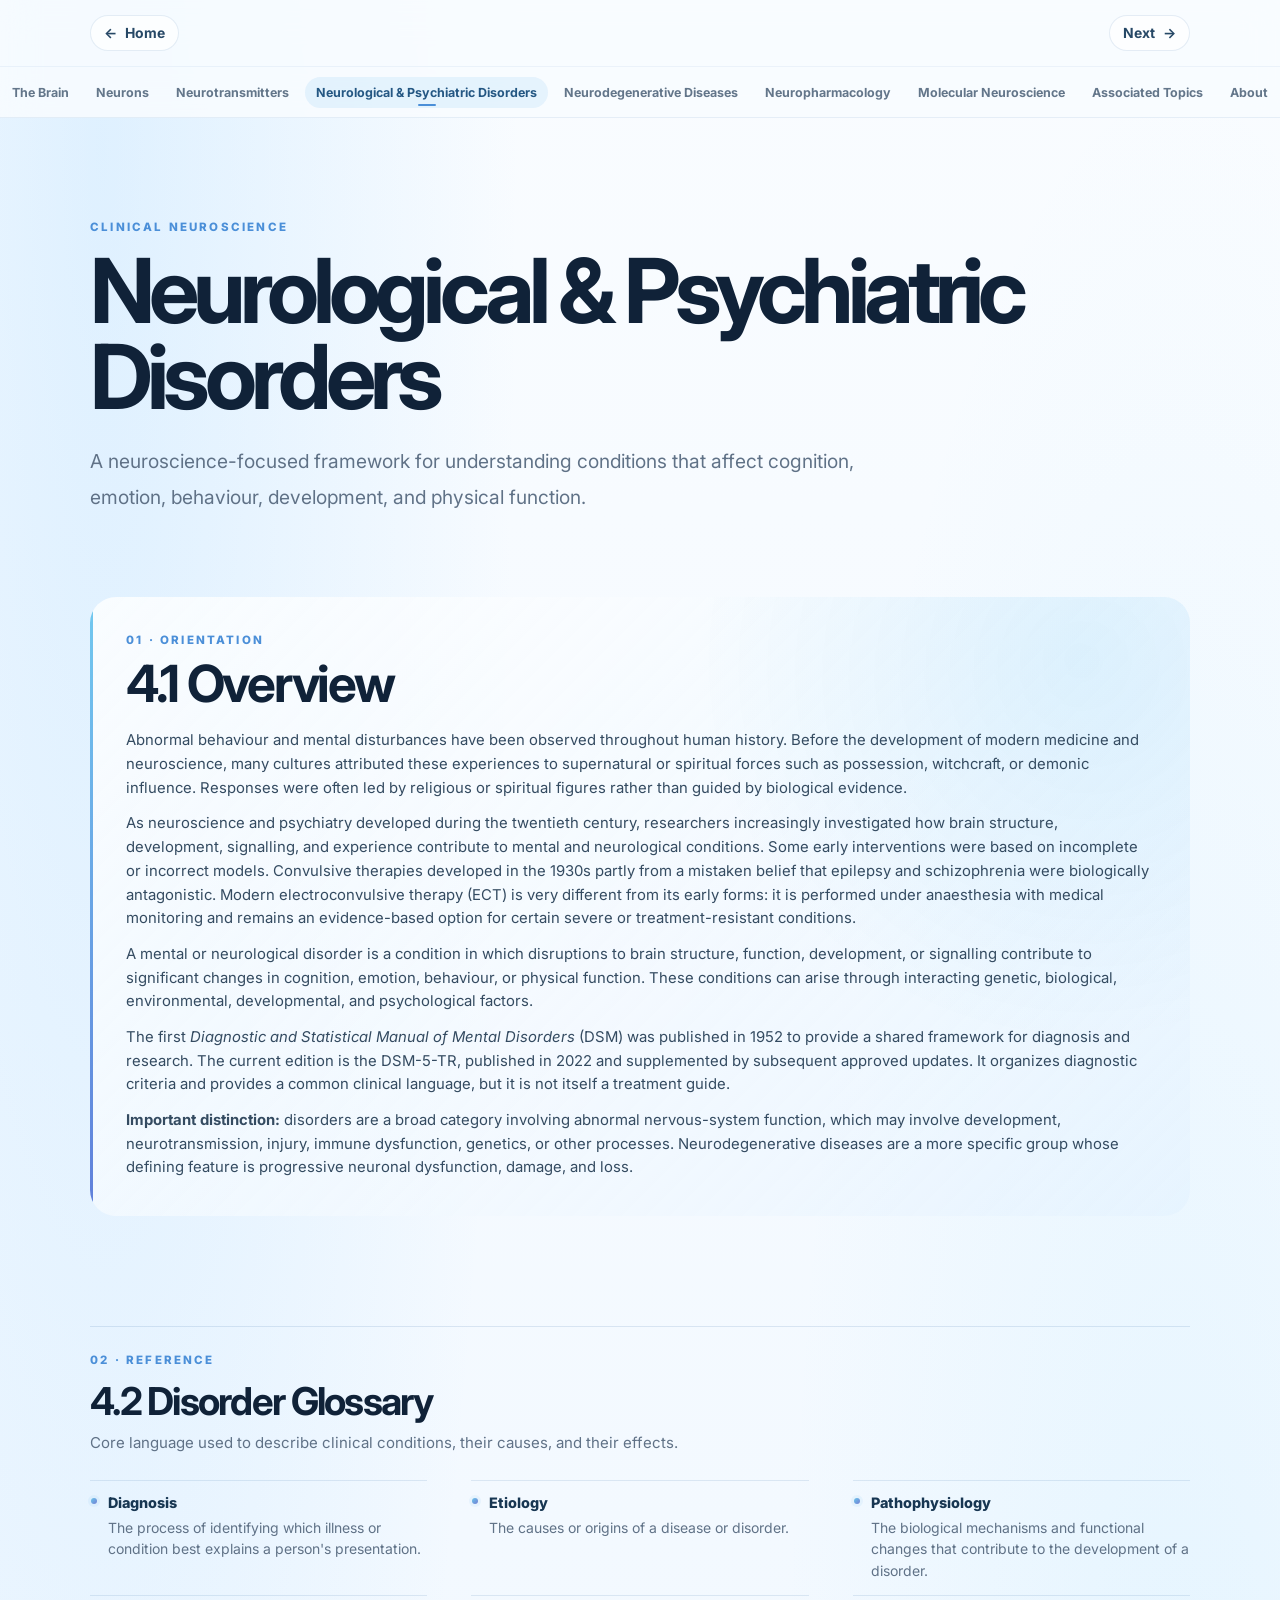
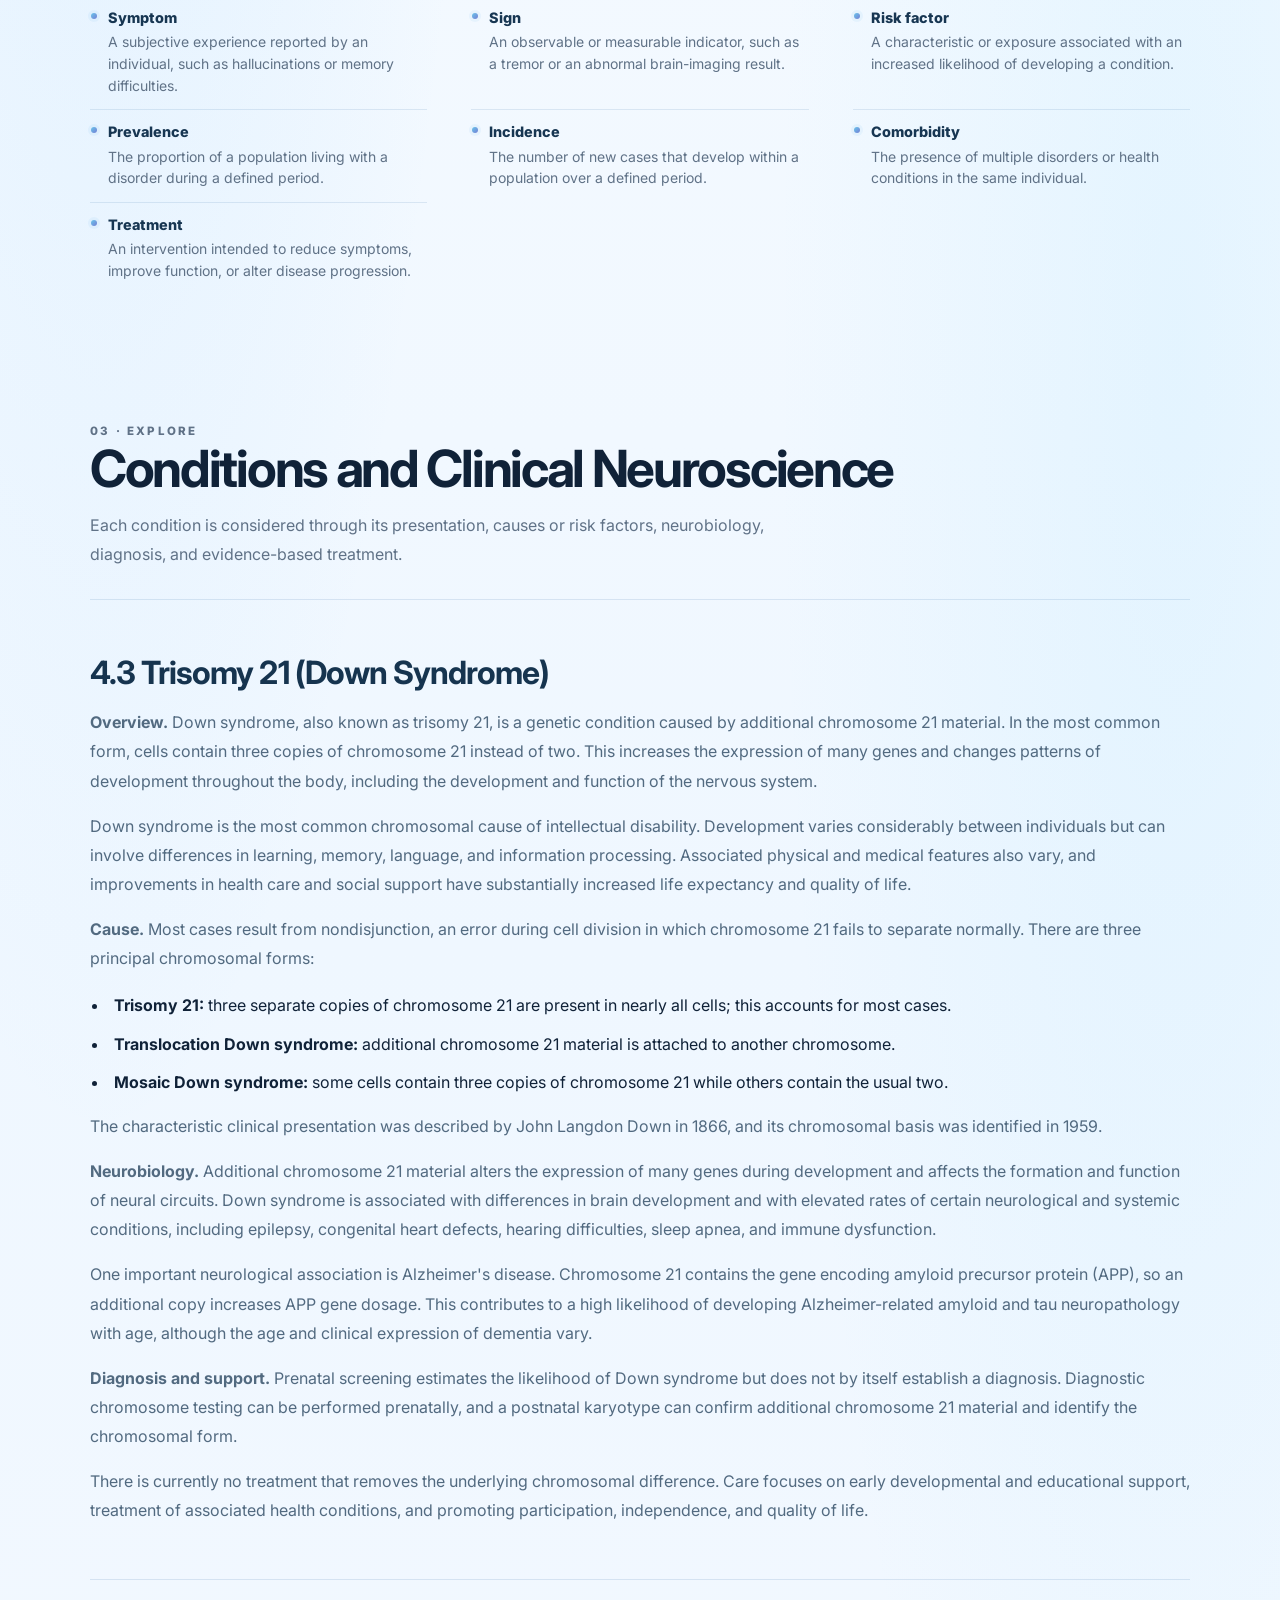
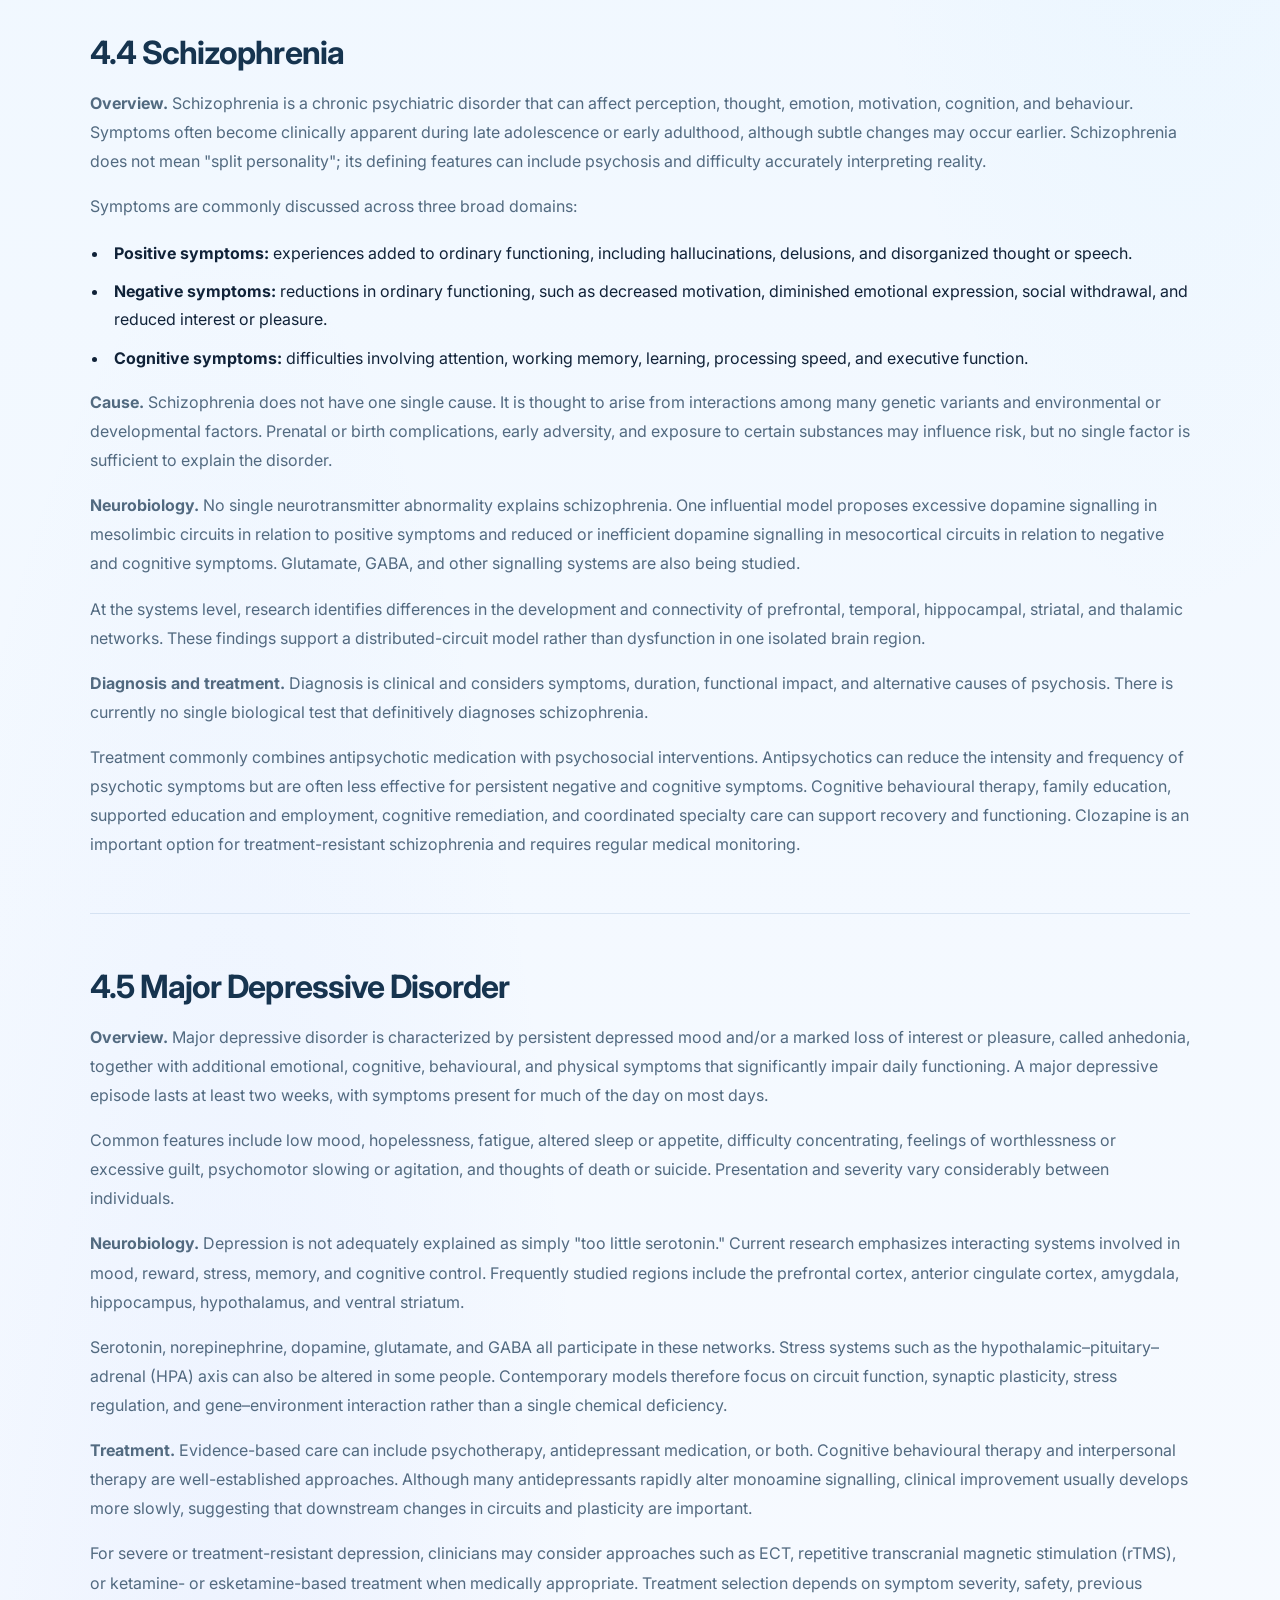
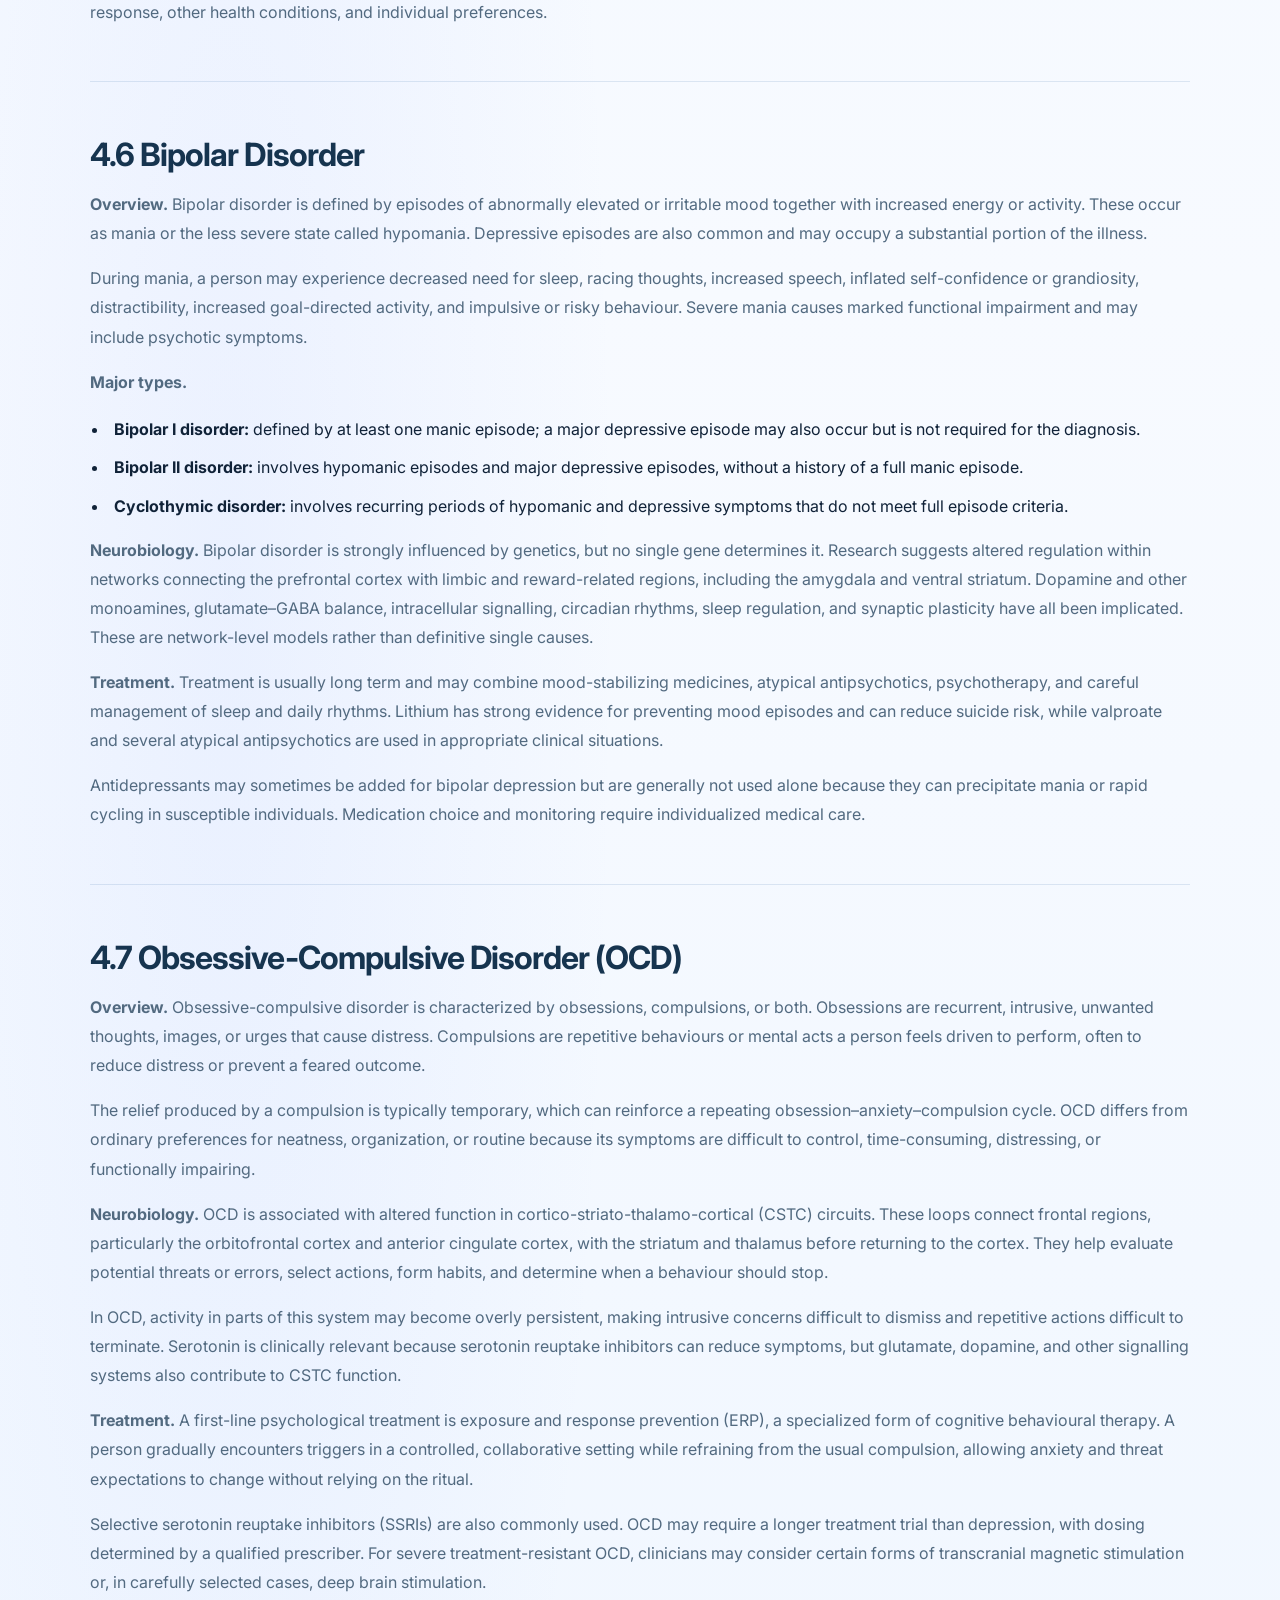
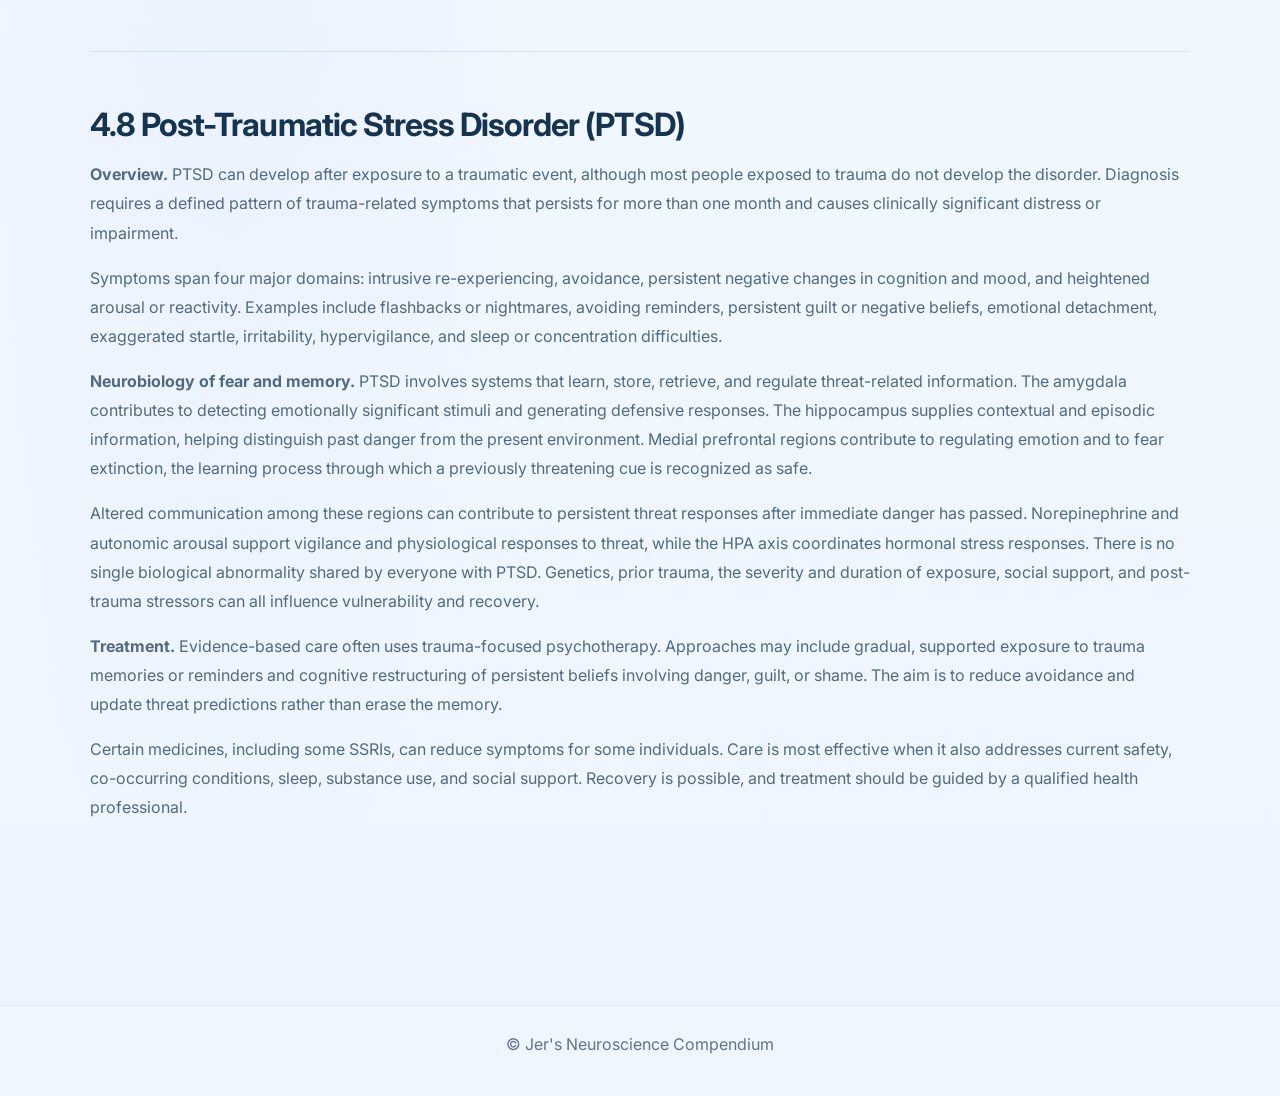
<file: pages/disorders.html>
<!doctype html>
<html lang="en">
<head>
  <meta charset="utf-8">
  <meta name="viewport" content="width=device-width, initial-scale=1">
  <title>Neurological &amp; Psychiatric Disorders &mdash; Jer's Neuroscience Compendium</title>
  <meta name="description" content="Neurological and psychiatric disorders viewed through diagnosis, neurobiology, risk, and treatment.">
  <link rel="stylesheet" href="../css/styles.css">
  <link href="https://fonts.googleapis.com/css2?family=Inter:wght@300;400;600;700;800&family=Merriweather:wght@400;700&display=swap" rel="stylesheet">
</head>
<body class="topic-page" data-topic="disorders">
  <header class="topic-header" data-topic-header></header>

  <main class="topic-main">
    <header class="topic-hero">
      <p class="topic-hero__eyebrow">Clinical neuroscience</p>
      <h1>Neurological &amp; Psychiatric Disorders</h1>
      <p class="topic-hero__lede">A neuroscience-focused framework for understanding conditions that affect cognition, emotion, behaviour, development, and physical function.</p>
    </header>

    <article class="topic-content">
      <section class="topic-section topic-section--overview" id="overview">
        <p class="topic-section__label">01 &middot; Orientation</p>
        <h2>4.1 Overview</h2>
        <div class="topic-prose">
          <p>Abnormal behaviour and mental disturbances have been observed throughout human history. Before the development of modern medicine and neuroscience, many cultures attributed these experiences to supernatural or spiritual forces such as possession, witchcraft, or demonic influence. Responses were often led by religious or spiritual figures rather than guided by biological evidence.</p>
          <p>As neuroscience and psychiatry developed during the twentieth century, researchers increasingly investigated how brain structure, development, signalling, and experience contribute to mental and neurological conditions. Some early interventions were based on incomplete or incorrect models. Convulsive therapies developed in the 1930s partly from a mistaken belief that epilepsy and schizophrenia were biologically antagonistic. Modern electroconvulsive therapy (ECT) is very different from its early forms: it is performed under anaesthesia with medical monitoring and remains an evidence-based option for certain severe or treatment-resistant conditions.</p>
          <p>A mental or neurological disorder is a condition in which disruptions to brain structure, function, development, or signalling contribute to significant changes in cognition, emotion, behaviour, or physical function. These conditions can arise through interacting genetic, biological, environmental, developmental, and psychological factors.</p>
          <p>The first <em>Diagnostic and Statistical Manual of Mental Disorders</em> (DSM) was published in 1952 to provide a shared framework for diagnosis and research. The current edition is the DSM-5-TR, published in 2022 and supplemented by subsequent approved updates. It organizes diagnostic criteria and provides a common clinical language, but it is not itself a treatment guide.</p>
          <p><strong>Important distinction:</strong> disorders are a broad category involving abnormal nervous-system function, which may involve development, neurotransmission, injury, immune dysfunction, genetics, or other processes. Neurodegenerative diseases are a more specific group whose defining feature is progressive neuronal dysfunction, damage, and loss.</p>
        </div>
      </section>

      <section class="topic-section" id="glossary">
        <p class="topic-section__label">02 &middot; Reference</p>
        <h2>4.2 Disorder Glossary</h2>
        <p class="topic-section__intro">Core language used to describe clinical conditions, their causes, and their effects.</p>
        <dl class="glossary-list">
          <div id="diagnosis">
            <dt>Diagnosis</dt>
            <dd>The process of identifying which illness or condition best explains a person's presentation.</dd>
          </div>
          <div id="etiology">
            <dt>Etiology</dt>
            <dd>The causes or origins of a disease or disorder.</dd>
          </div>
          <div id="pathophysiology">
            <dt>Pathophysiology</dt>
            <dd>The biological mechanisms and functional changes that contribute to the development of a disorder.</dd>
          </div>
          <div id="symptom">
            <dt>Symptom</dt>
            <dd>A subjective experience reported by an individual, such as hallucinations or memory difficulties.</dd>
          </div>
          <div id="sign">
            <dt>Sign</dt>
            <dd>An observable or measurable indicator, such as a tremor or an abnormal brain-imaging result.</dd>
          </div>
          <div id="risk-factor">
            <dt>Risk factor</dt>
            <dd>A characteristic or exposure associated with an increased likelihood of developing a condition.</dd>
          </div>
          <div id="prevalence">
            <dt>Prevalence</dt>
            <dd>The proportion of a population living with a disorder during a defined period.</dd>
          </div>
          <div id="incidence">
            <dt>Incidence</dt>
            <dd>The number of new cases that develop within a population over a defined period.</dd>
          </div>
          <div id="comorbidity">
            <dt>Comorbidity</dt>
            <dd>The presence of multiple disorders or health conditions in the same individual.</dd>
          </div>
          <div id="treatment">
            <dt>Treatment</dt>
            <dd>An intervention intended to reduce symptoms, improve function, or alter disease progression.</dd>
          </div>
        </dl>
      </section>

      <section class="topic-subtopics" id="subtopics">
        <header>
          <p class="topic-section__label">03 &middot; Explore</p>
          <h2>Conditions and Clinical Neuroscience</h2>
          <p>Each condition is considered through its presentation, causes or risk factors, neurobiology, diagnosis, and evidence-based treatment.</p>
        </header>

        <div class="subtopic-list">
          <section class="subtopic-section" id="trisomy-21">
            <h3>4.3 Trisomy 21 (Down Syndrome)</h3>
            <p><strong>Overview.</strong> Down syndrome, also known as trisomy 21, is a genetic condition caused by additional chromosome 21 material. In the most common form, cells contain three copies of chromosome 21 instead of two. This increases the expression of many genes and changes patterns of development throughout the body, including the development and function of the nervous system.</p>
            <p>Down syndrome is the most common chromosomal cause of intellectual disability. Development varies considerably between individuals but can involve differences in learning, memory, language, and information processing. Associated physical and medical features also vary, and improvements in health care and social support have substantially increased life expectancy and quality of life.</p>
            <p><strong>Cause.</strong> Most cases result from nondisjunction, an error during cell division in which chromosome 21 fails to separate normally. There are three principal chromosomal forms:</p>
            <ul>
              <li><strong>Trisomy 21:</strong> three separate copies of chromosome 21 are present in nearly all cells; this accounts for most cases.</li>
              <li><strong>Translocation Down syndrome:</strong> additional chromosome 21 material is attached to another chromosome.</li>
              <li><strong>Mosaic Down syndrome:</strong> some cells contain three copies of chromosome 21 while others contain the usual two.</li>
            </ul>
            <p>The characteristic clinical presentation was described by John Langdon Down in 1866, and its chromosomal basis was identified in 1959.</p>
            <p><strong>Neurobiology.</strong> Additional chromosome 21 material alters the expression of many genes during development and affects the formation and function of neural circuits. Down syndrome is associated with differences in brain development and with elevated rates of certain neurological and systemic conditions, including epilepsy, congenital heart defects, hearing difficulties, sleep apnea, and immune dysfunction.</p>
            <p>One important neurological association is Alzheimer's disease. Chromosome 21 contains the gene encoding amyloid precursor protein (APP), so an additional copy increases APP gene dosage. This contributes to a high likelihood of developing Alzheimer-related amyloid and tau neuropathology with age, although the age and clinical expression of dementia vary.</p>
            <p><strong>Diagnosis and support.</strong> Prenatal screening estimates the likelihood of Down syndrome but does not by itself establish a diagnosis. Diagnostic chromosome testing can be performed prenatally, and a postnatal karyotype can confirm additional chromosome 21 material and identify the chromosomal form.</p>
            <p>There is currently no treatment that removes the underlying chromosomal difference. Care focuses on early developmental and educational support, treatment of associated health conditions, and promoting participation, independence, and quality of life.</p>
          </section>

          <section class="subtopic-section" id="schizophrenia">
            <h3>4.4 Schizophrenia</h3>
            <p><strong>Overview.</strong> Schizophrenia is a chronic psychiatric disorder that can affect perception, thought, emotion, motivation, cognition, and behaviour. Symptoms often become clinically apparent during late adolescence or early adulthood, although subtle changes may occur earlier. Schizophrenia does not mean "split personality"; its defining features can include psychosis and difficulty accurately interpreting reality.</p>
            <p>Symptoms are commonly discussed across three broad domains:</p>
            <ul>
              <li><strong>Positive symptoms:</strong> experiences added to ordinary functioning, including hallucinations, delusions, and disorganized thought or speech.</li>
              <li><strong>Negative symptoms:</strong> reductions in ordinary functioning, such as decreased motivation, diminished emotional expression, social withdrawal, and reduced interest or pleasure.</li>
              <li><strong>Cognitive symptoms:</strong> difficulties involving attention, working memory, learning, processing speed, and executive function.</li>
            </ul>
            <p><strong>Cause.</strong> Schizophrenia does not have one single cause. It is thought to arise from interactions among many genetic variants and environmental or developmental factors. Prenatal or birth complications, early adversity, and exposure to certain substances may influence risk, but no single factor is sufficient to explain the disorder.</p>
            <p><strong>Neurobiology.</strong> No single neurotransmitter abnormality explains schizophrenia. One influential model proposes excessive dopamine signalling in mesolimbic circuits in relation to positive symptoms and reduced or inefficient dopamine signalling in mesocortical circuits in relation to negative and cognitive symptoms. Glutamate, GABA, and other signalling systems are also being studied.</p>
            <p>At the systems level, research identifies differences in the development and connectivity of prefrontal, temporal, hippocampal, striatal, and thalamic networks. These findings support a distributed-circuit model rather than dysfunction in one isolated brain region.</p>
            <p><strong>Diagnosis and treatment.</strong> Diagnosis is clinical and considers symptoms, duration, functional impact, and alternative causes of psychosis. There is currently no single biological test that definitively diagnoses schizophrenia.</p>
            <p>Treatment commonly combines antipsychotic medication with psychosocial interventions. Antipsychotics can reduce the intensity and frequency of psychotic symptoms but are often less effective for persistent negative and cognitive symptoms. Cognitive behavioural therapy, family education, supported education and employment, cognitive remediation, and coordinated specialty care can support recovery and functioning. Clozapine is an important option for treatment-resistant schizophrenia and requires regular medical monitoring.</p>
          </section>

          <section class="subtopic-section" id="major-depressive-disorder">
            <h3>4.5 Major Depressive Disorder</h3>
            <p><strong>Overview.</strong> Major depressive disorder is characterized by persistent depressed mood and/or a marked loss of interest or pleasure, called anhedonia, together with additional emotional, cognitive, behavioural, and physical symptoms that significantly impair daily functioning. A major depressive episode lasts at least two weeks, with symptoms present for much of the day on most days.</p>
            <p>Common features include low mood, hopelessness, fatigue, altered sleep or appetite, difficulty concentrating, feelings of worthlessness or excessive guilt, psychomotor slowing or agitation, and thoughts of death or suicide. Presentation and severity vary considerably between individuals.</p>
            <p><strong>Neurobiology.</strong> Depression is not adequately explained as simply "too little serotonin." Current research emphasizes interacting systems involved in mood, reward, stress, memory, and cognitive control. Frequently studied regions include the prefrontal cortex, anterior cingulate cortex, amygdala, hippocampus, hypothalamus, and ventral striatum.</p>
            <p>Serotonin, norepinephrine, dopamine, glutamate, and GABA all participate in these networks. Stress systems such as the hypothalamic&ndash;pituitary&ndash;adrenal (HPA) axis can also be altered in some people. Contemporary models therefore focus on circuit function, synaptic plasticity, stress regulation, and gene&ndash;environment interaction rather than a single chemical deficiency.</p>
            <p><strong>Treatment.</strong> Evidence-based care can include psychotherapy, antidepressant medication, or both. Cognitive behavioural therapy and interpersonal therapy are well-established approaches. Although many antidepressants rapidly alter monoamine signalling, clinical improvement usually develops more slowly, suggesting that downstream changes in circuits and plasticity are important.</p>
            <p>For severe or treatment-resistant depression, clinicians may consider approaches such as ECT, repetitive transcranial magnetic stimulation (rTMS), or ketamine- or esketamine-based treatment when medically appropriate. Treatment selection depends on symptom severity, safety, previous response, other health conditions, and individual preferences.</p>
          </section>

          <section class="subtopic-section" id="bipolar-disorder">
            <h3>4.6 Bipolar Disorder</h3>
            <p><strong>Overview.</strong> Bipolar disorder is defined by episodes of abnormally elevated or irritable mood together with increased energy or activity. These occur as mania or the less severe state called hypomania. Depressive episodes are also common and may occupy a substantial portion of the illness.</p>
            <p>During mania, a person may experience decreased need for sleep, racing thoughts, increased speech, inflated self-confidence or grandiosity, distractibility, increased goal-directed activity, and impulsive or risky behaviour. Severe mania causes marked functional impairment and may include psychotic symptoms.</p>
            <p><strong>Major types.</strong></p>
            <ul>
              <li><strong>Bipolar I disorder:</strong> defined by at least one manic episode; a major depressive episode may also occur but is not required for the diagnosis.</li>
              <li><strong>Bipolar II disorder:</strong> involves hypomanic episodes and major depressive episodes, without a history of a full manic episode.</li>
              <li><strong>Cyclothymic disorder:</strong> involves recurring periods of hypomanic and depressive symptoms that do not meet full episode criteria.</li>
            </ul>
            <p><strong>Neurobiology.</strong> Bipolar disorder is strongly influenced by genetics, but no single gene determines it. Research suggests altered regulation within networks connecting the prefrontal cortex with limbic and reward-related regions, including the amygdala and ventral striatum. Dopamine and other monoamines, glutamate&ndash;GABA balance, intracellular signalling, circadian rhythms, sleep regulation, and synaptic plasticity have all been implicated. These are network-level models rather than definitive single causes.</p>
            <p><strong>Treatment.</strong> Treatment is usually long term and may combine mood-stabilizing medicines, atypical antipsychotics, psychotherapy, and careful management of sleep and daily rhythms. Lithium has strong evidence for preventing mood episodes and can reduce suicide risk, while valproate and several atypical antipsychotics are used in appropriate clinical situations.</p>
            <p>Antidepressants may sometimes be added for bipolar depression but are generally not used alone because they can precipitate mania or rapid cycling in susceptible individuals. Medication choice and monitoring require individualized medical care.</p>
          </section>

          <section class="subtopic-section" id="ocd">
            <h3>4.7 Obsessive-Compulsive Disorder (OCD)</h3>
            <p><strong>Overview.</strong> Obsessive-compulsive disorder is characterized by obsessions, compulsions, or both. Obsessions are recurrent, intrusive, unwanted thoughts, images, or urges that cause distress. Compulsions are repetitive behaviours or mental acts a person feels driven to perform, often to reduce distress or prevent a feared outcome.</p>
            <p>The relief produced by a compulsion is typically temporary, which can reinforce a repeating obsession&ndash;anxiety&ndash;compulsion cycle. OCD differs from ordinary preferences for neatness, organization, or routine because its symptoms are difficult to control, time-consuming, distressing, or functionally impairing.</p>
            <p><strong>Neurobiology.</strong> OCD is associated with altered function in cortico-striato-thalamo-cortical (CSTC) circuits. These loops connect frontal regions, particularly the orbitofrontal cortex and anterior cingulate cortex, with the striatum and thalamus before returning to the cortex. They help evaluate potential threats or errors, select actions, form habits, and determine when a behaviour should stop.</p>
            <p>In OCD, activity in parts of this system may become overly persistent, making intrusive concerns difficult to dismiss and repetitive actions difficult to terminate. Serotonin is clinically relevant because serotonin reuptake inhibitors can reduce symptoms, but glutamate, dopamine, and other signalling systems also contribute to CSTC function.</p>
            <p><strong>Treatment.</strong> A first-line psychological treatment is exposure and response prevention (ERP), a specialized form of cognitive behavioural therapy. A person gradually encounters triggers in a controlled, collaborative setting while refraining from the usual compulsion, allowing anxiety and threat expectations to change without relying on the ritual.</p>
            <p>Selective serotonin reuptake inhibitors (SSRIs) are also commonly used. OCD may require a longer treatment trial than depression, with dosing determined by a qualified prescriber. For severe treatment-resistant OCD, clinicians may consider certain forms of transcranial magnetic stimulation or, in carefully selected cases, deep brain stimulation.</p>
          </section>

          <section class="subtopic-section" id="ptsd">
            <h3>4.8 Post-Traumatic Stress Disorder (PTSD)</h3>
            <p><strong>Overview.</strong> PTSD can develop after exposure to a traumatic event, although most people exposed to trauma do not develop the disorder. Diagnosis requires a defined pattern of trauma-related symptoms that persists for more than one month and causes clinically significant distress or impairment.</p>
            <p>Symptoms span four major domains: intrusive re-experiencing, avoidance, persistent negative changes in cognition and mood, and heightened arousal or reactivity. Examples include flashbacks or nightmares, avoiding reminders, persistent guilt or negative beliefs, emotional detachment, exaggerated startle, irritability, hypervigilance, and sleep or concentration difficulties.</p>
            <p><strong>Neurobiology of fear and memory.</strong> PTSD involves systems that learn, store, retrieve, and regulate threat-related information. The amygdala contributes to detecting emotionally significant stimuli and generating defensive responses. The hippocampus supplies contextual and episodic information, helping distinguish past danger from the present environment. Medial prefrontal regions contribute to regulating emotion and to fear extinction, the learning process through which a previously threatening cue is recognized as safe.</p>
            <p>Altered communication among these regions can contribute to persistent threat responses after immediate danger has passed. Norepinephrine and autonomic arousal support vigilance and physiological responses to threat, while the HPA axis coordinates hormonal stress responses. There is no single biological abnormality shared by everyone with PTSD. Genetics, prior trauma, the severity and duration of exposure, social support, and post-trauma stressors can all influence vulnerability and recovery.</p>
            <p><strong>Treatment.</strong> Evidence-based care often uses trauma-focused psychotherapy. Approaches may include gradual, supported exposure to trauma memories or reminders and cognitive restructuring of persistent beliefs involving danger, guilt, or shame. The aim is to reduce avoidance and update threat predictions rather than erase the memory.</p>
            <p>Certain medicines, including some SSRIs, can reduce symptoms for some individuals. Care is most effective when it also addresses current safety, co-occurring conditions, sleep, substance use, and social support. Recovery is possible, and treatment should be guided by a qualified health professional.</p>
          </section>
        </div>
      </section>
    </article>
  </main>

  <footer class="site-footer"><div class="container"><p>&copy; Jer's Neuroscience Compendium</p></div></footer>
  <script src="../js/main.js"></script>
</body>
</html>
</file>
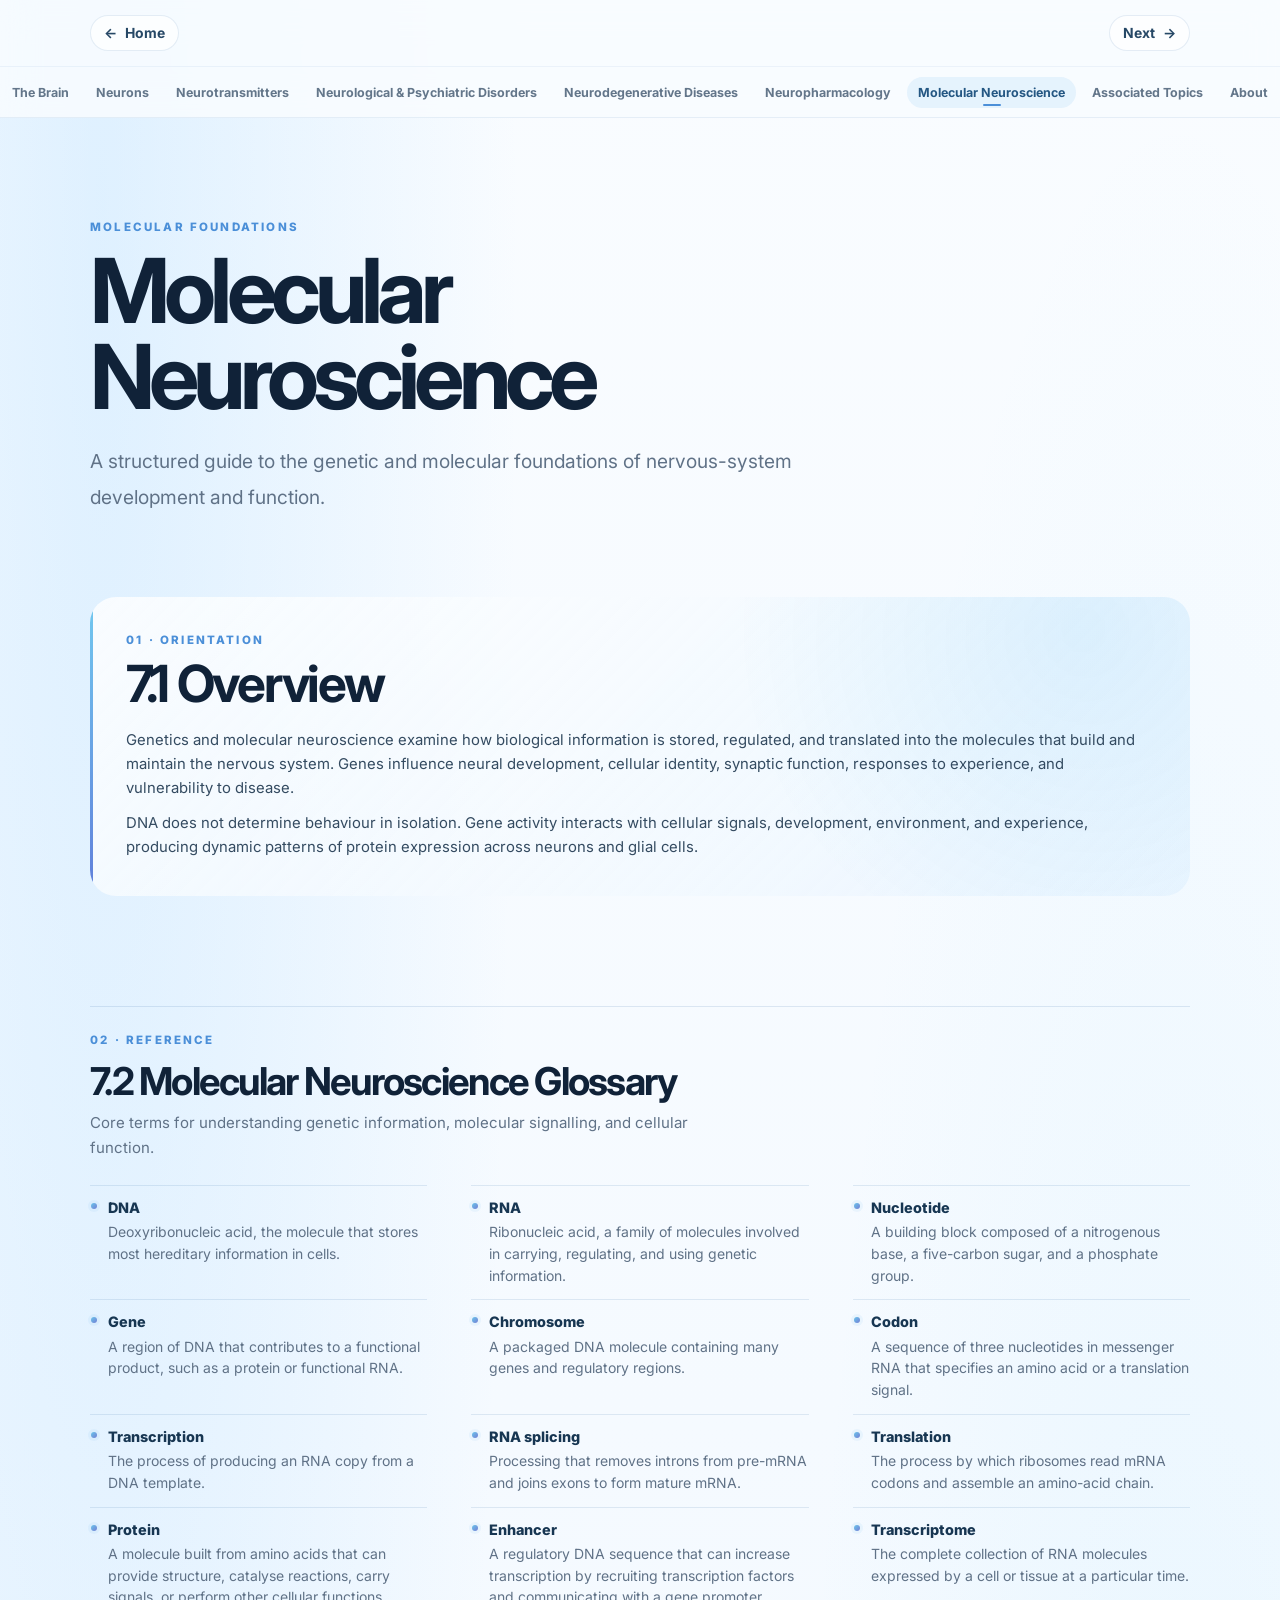
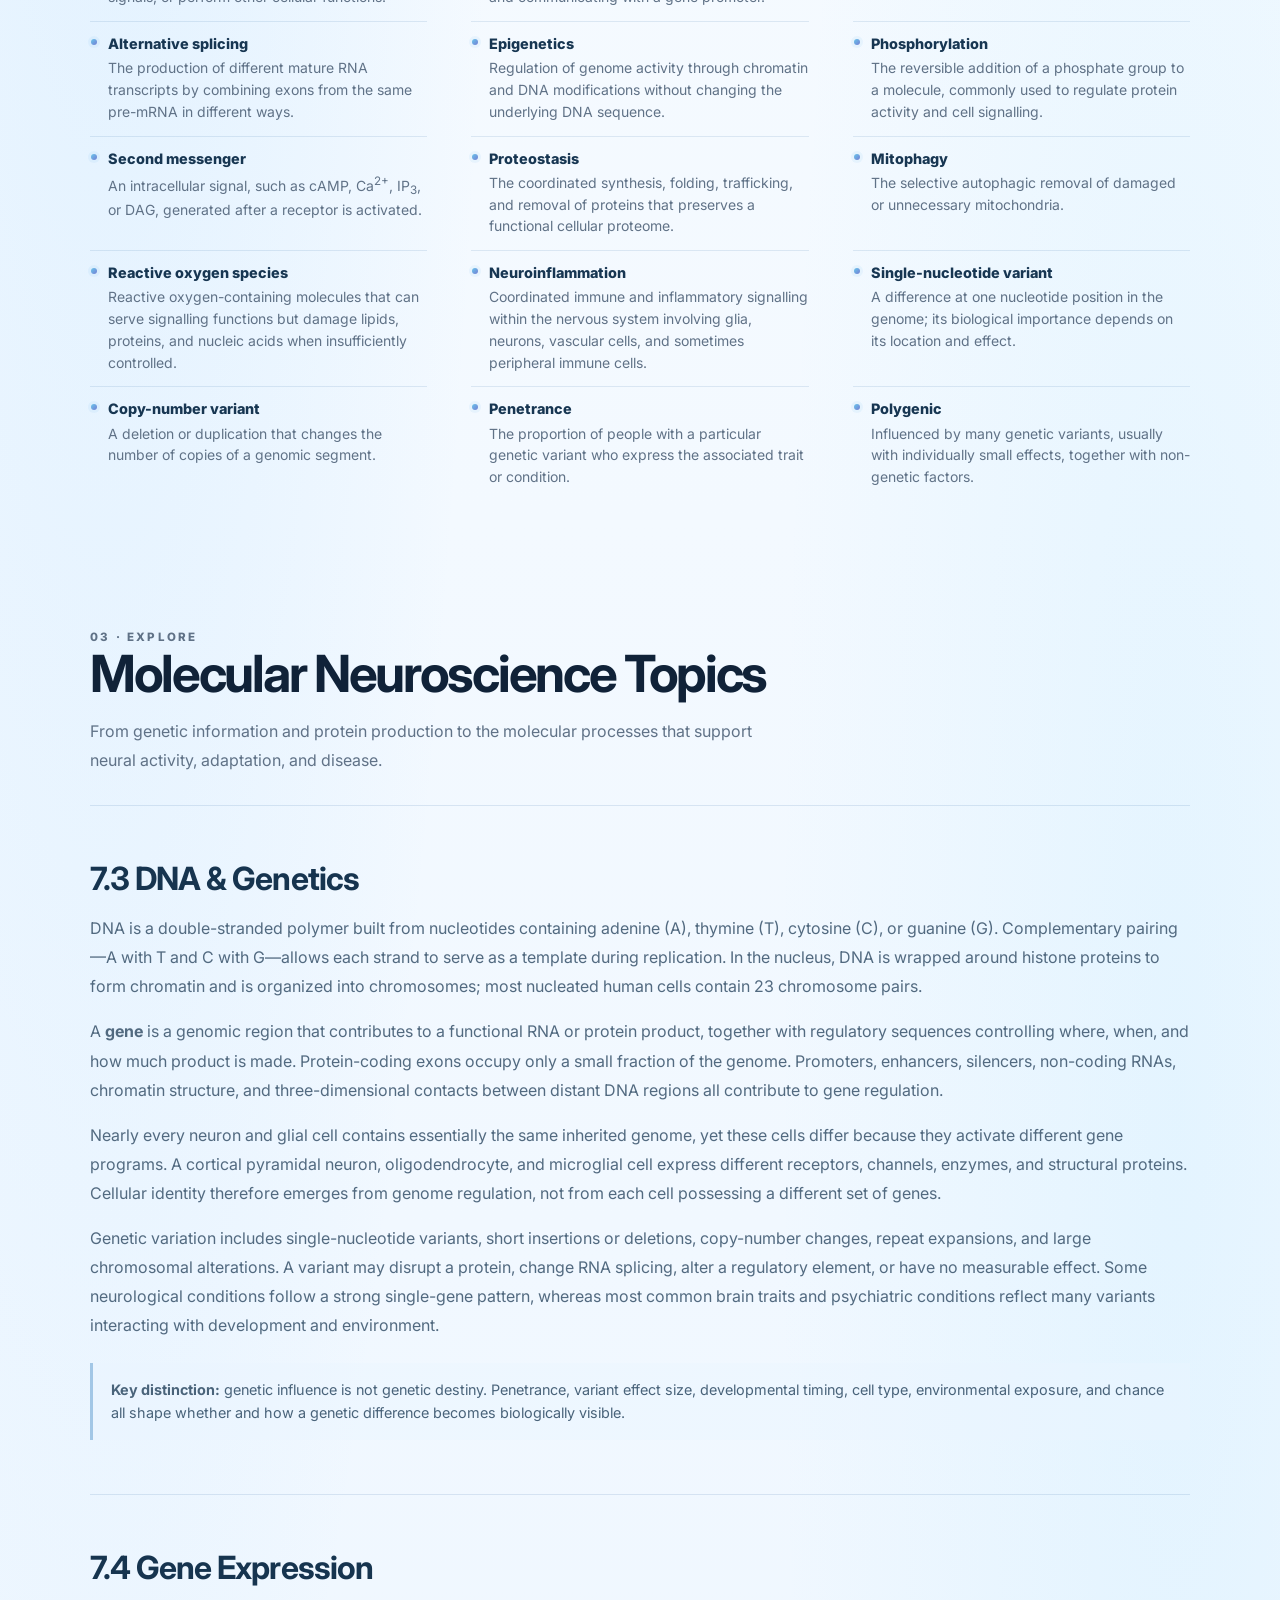
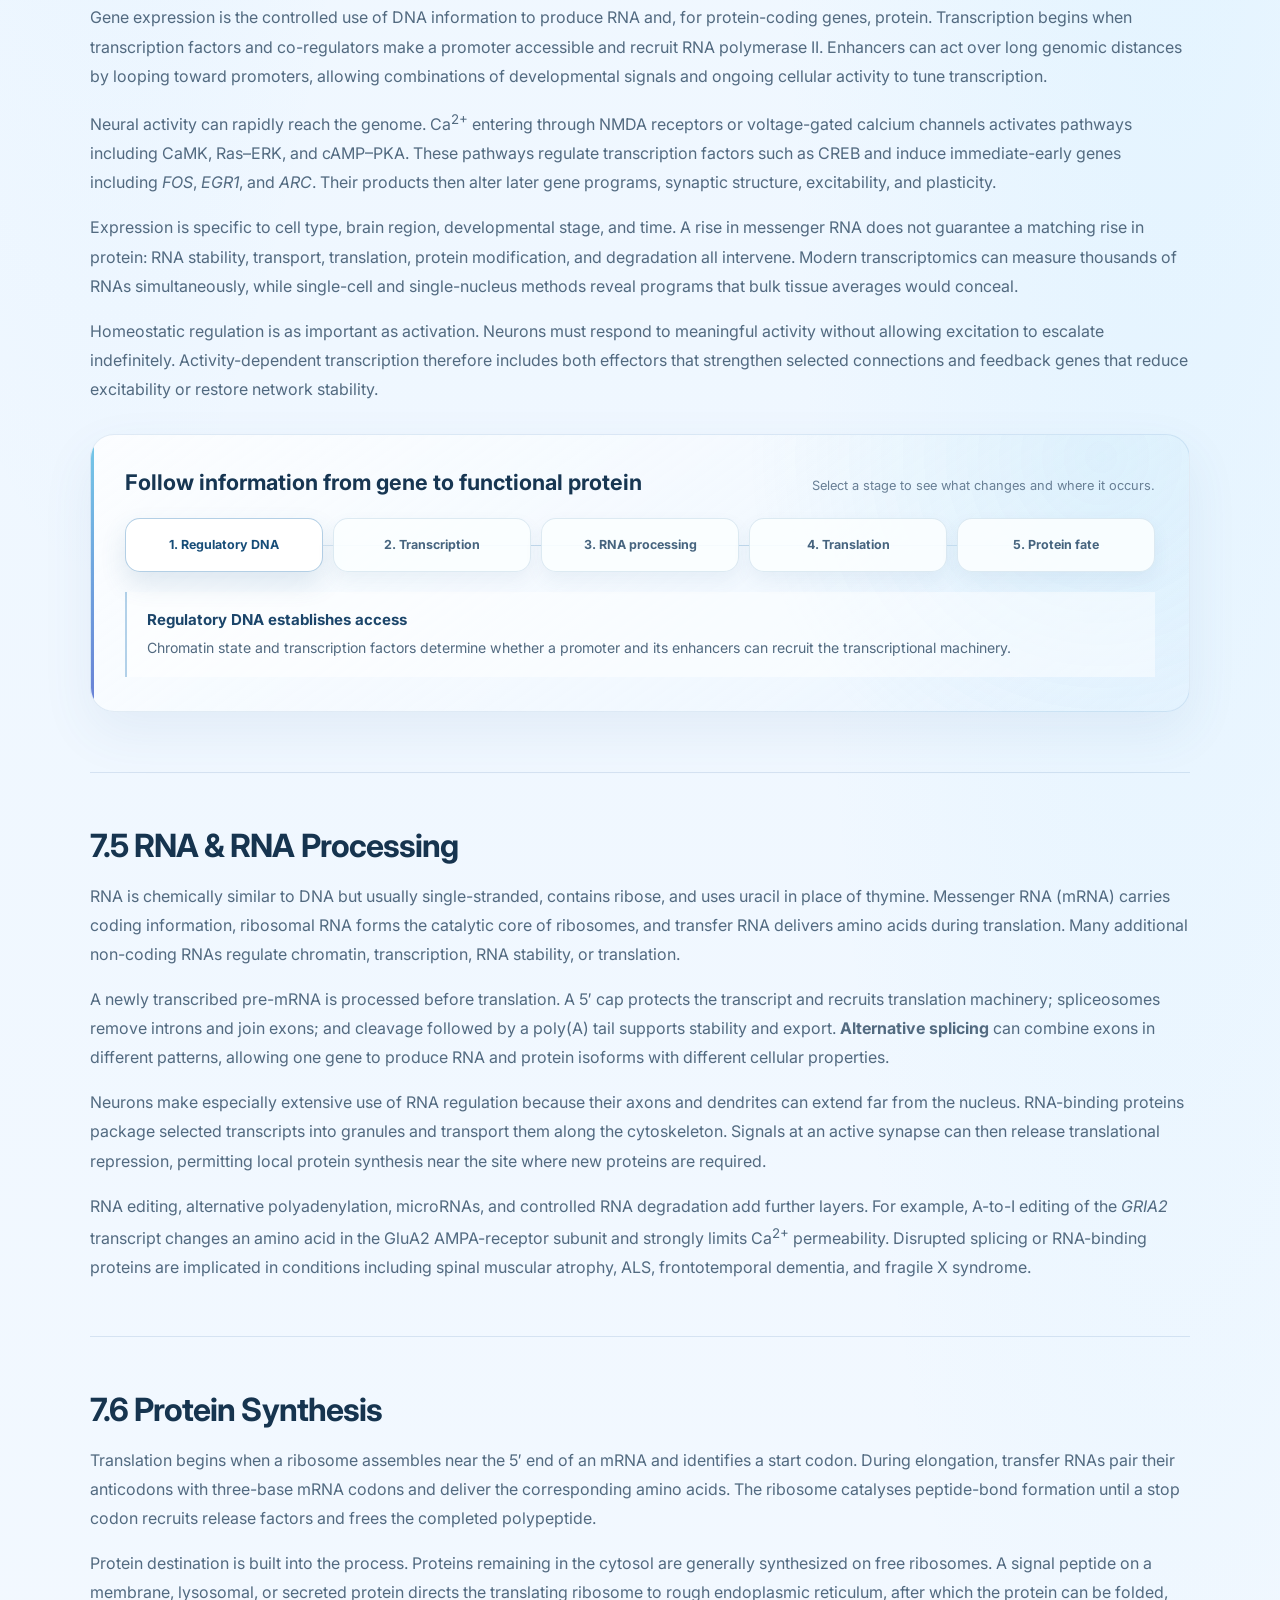
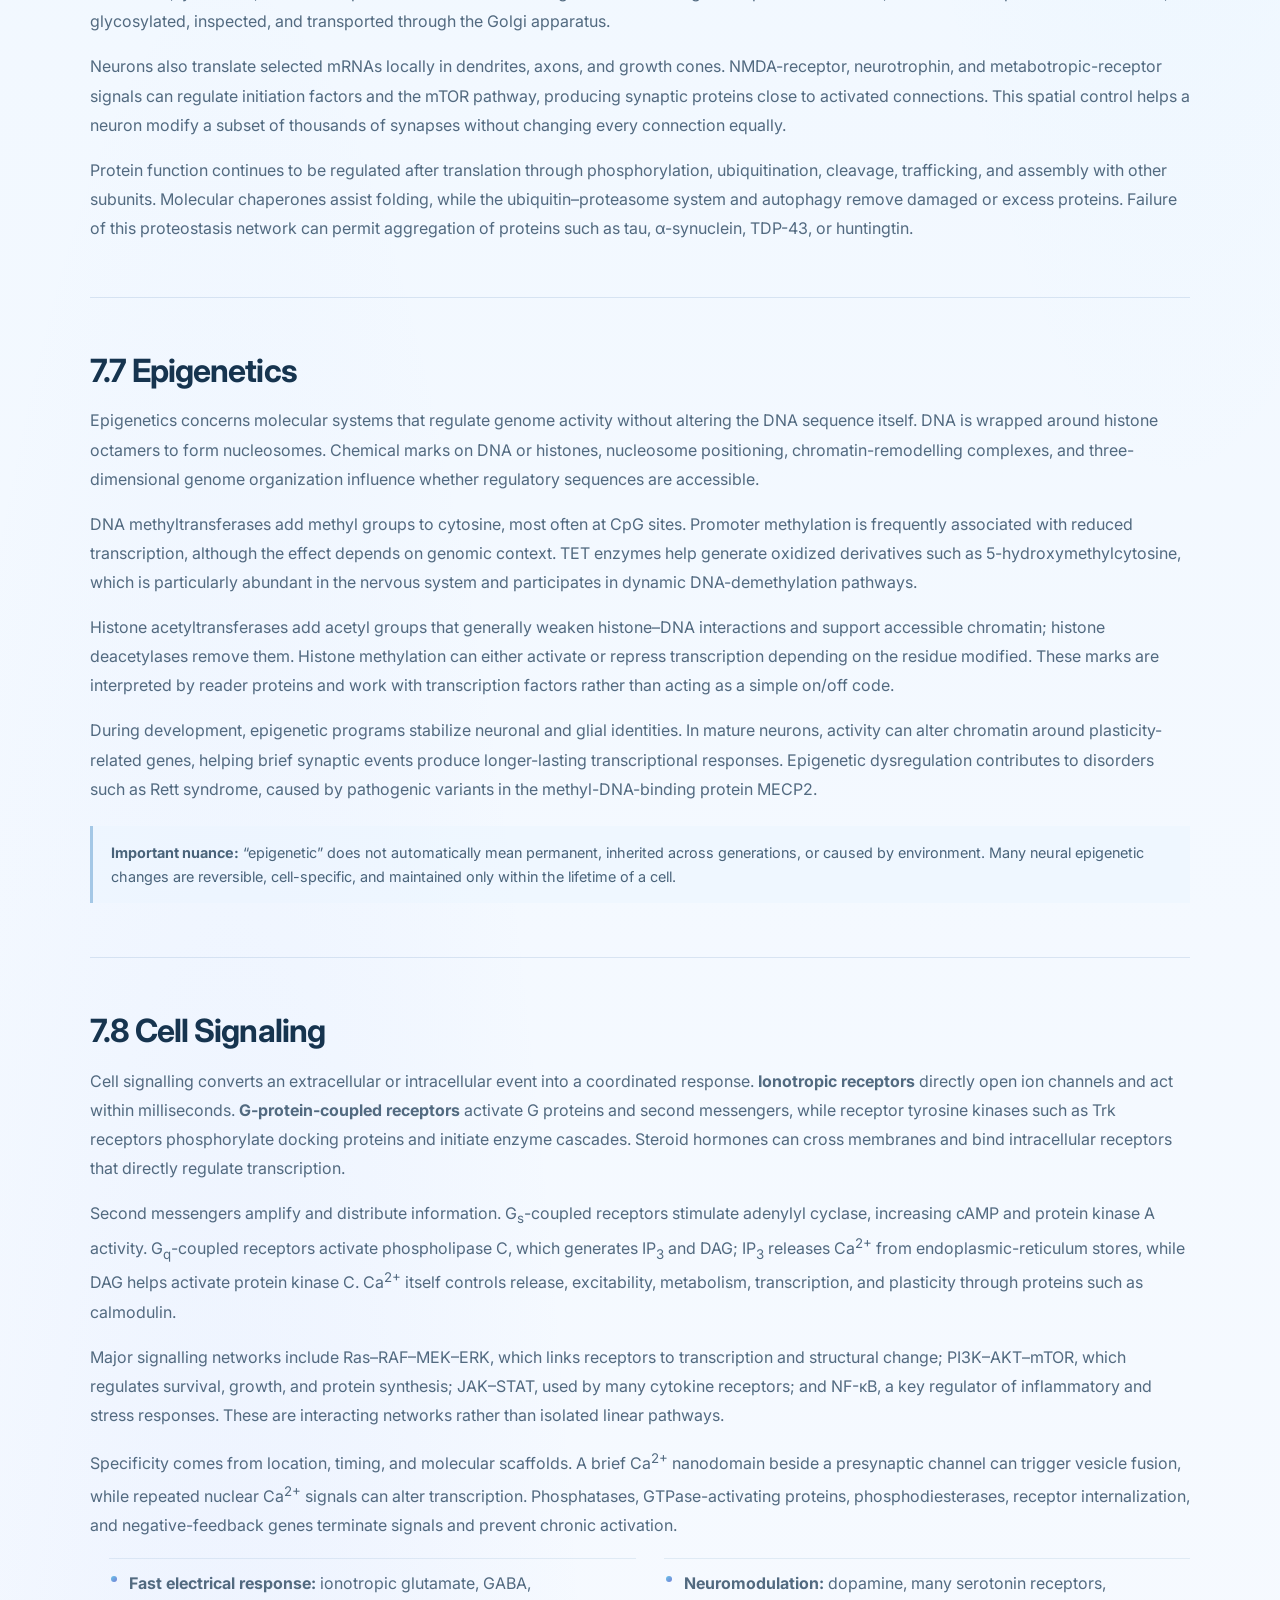
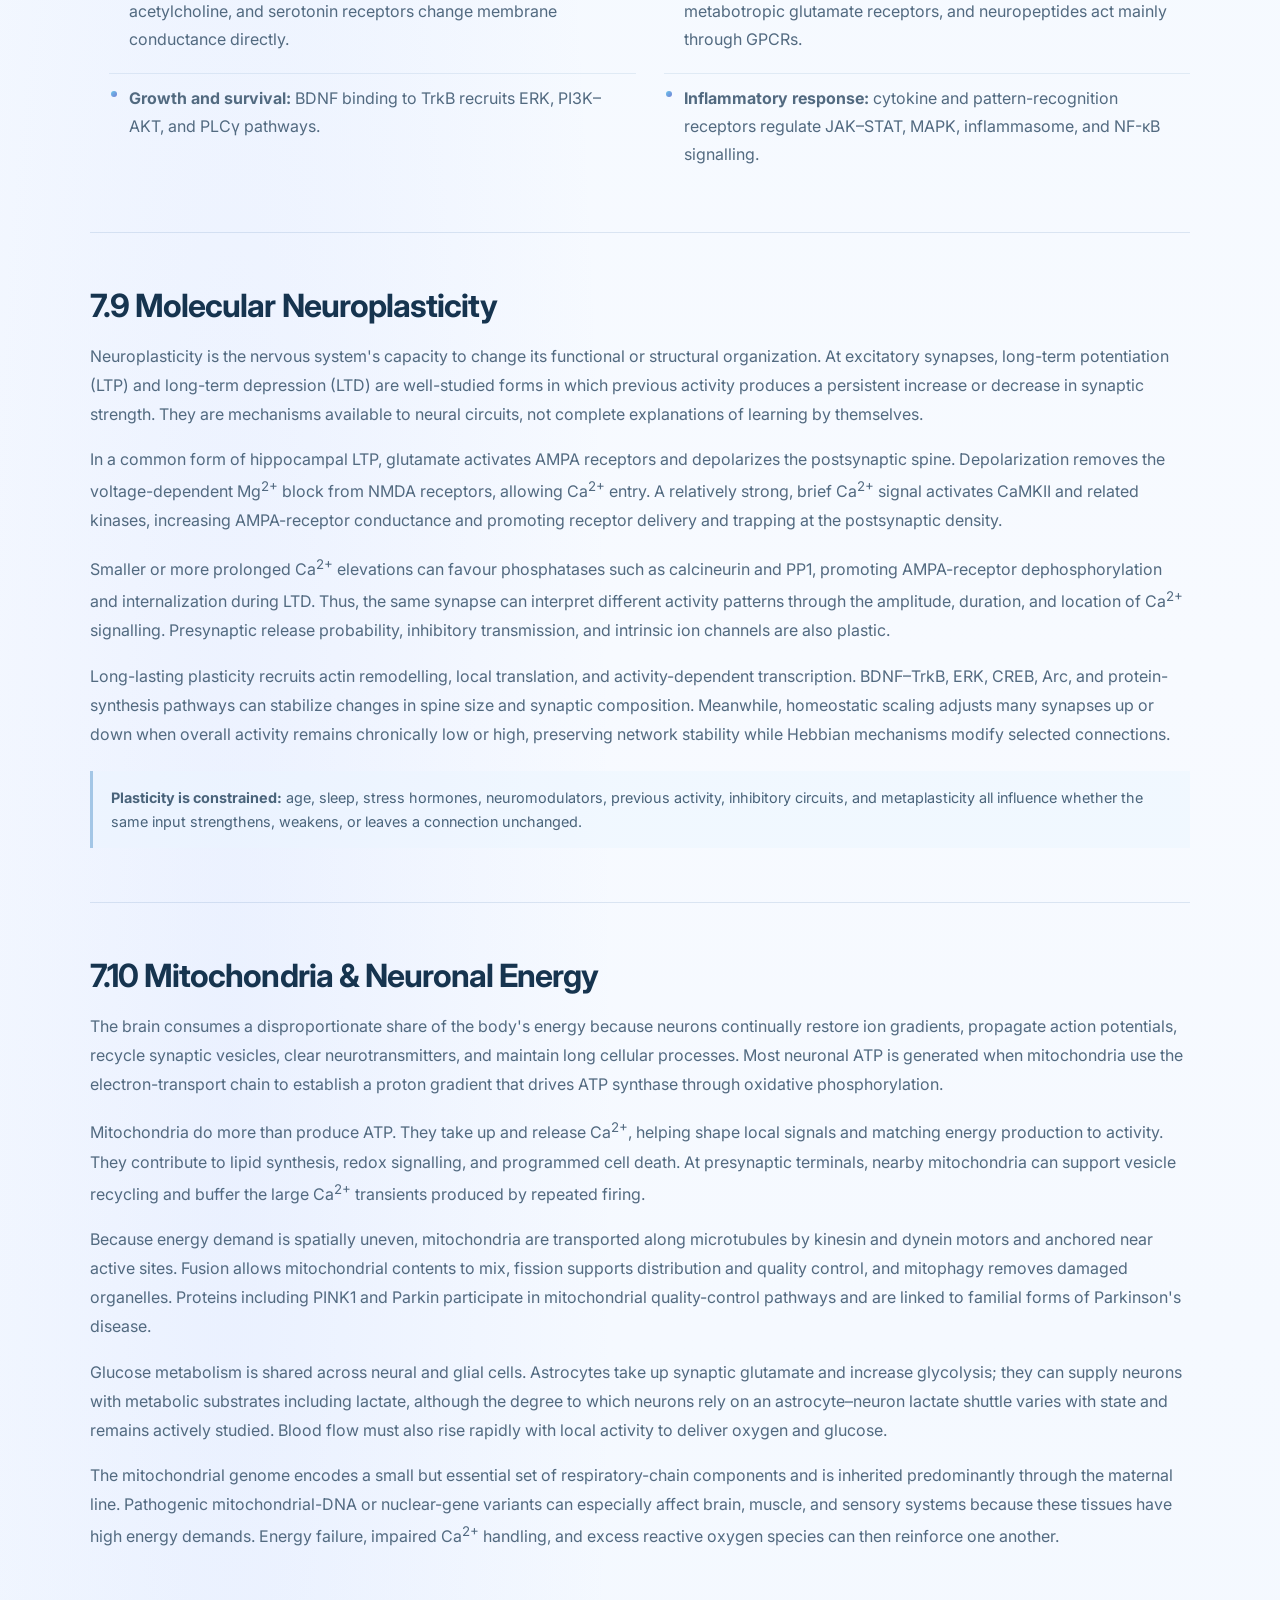
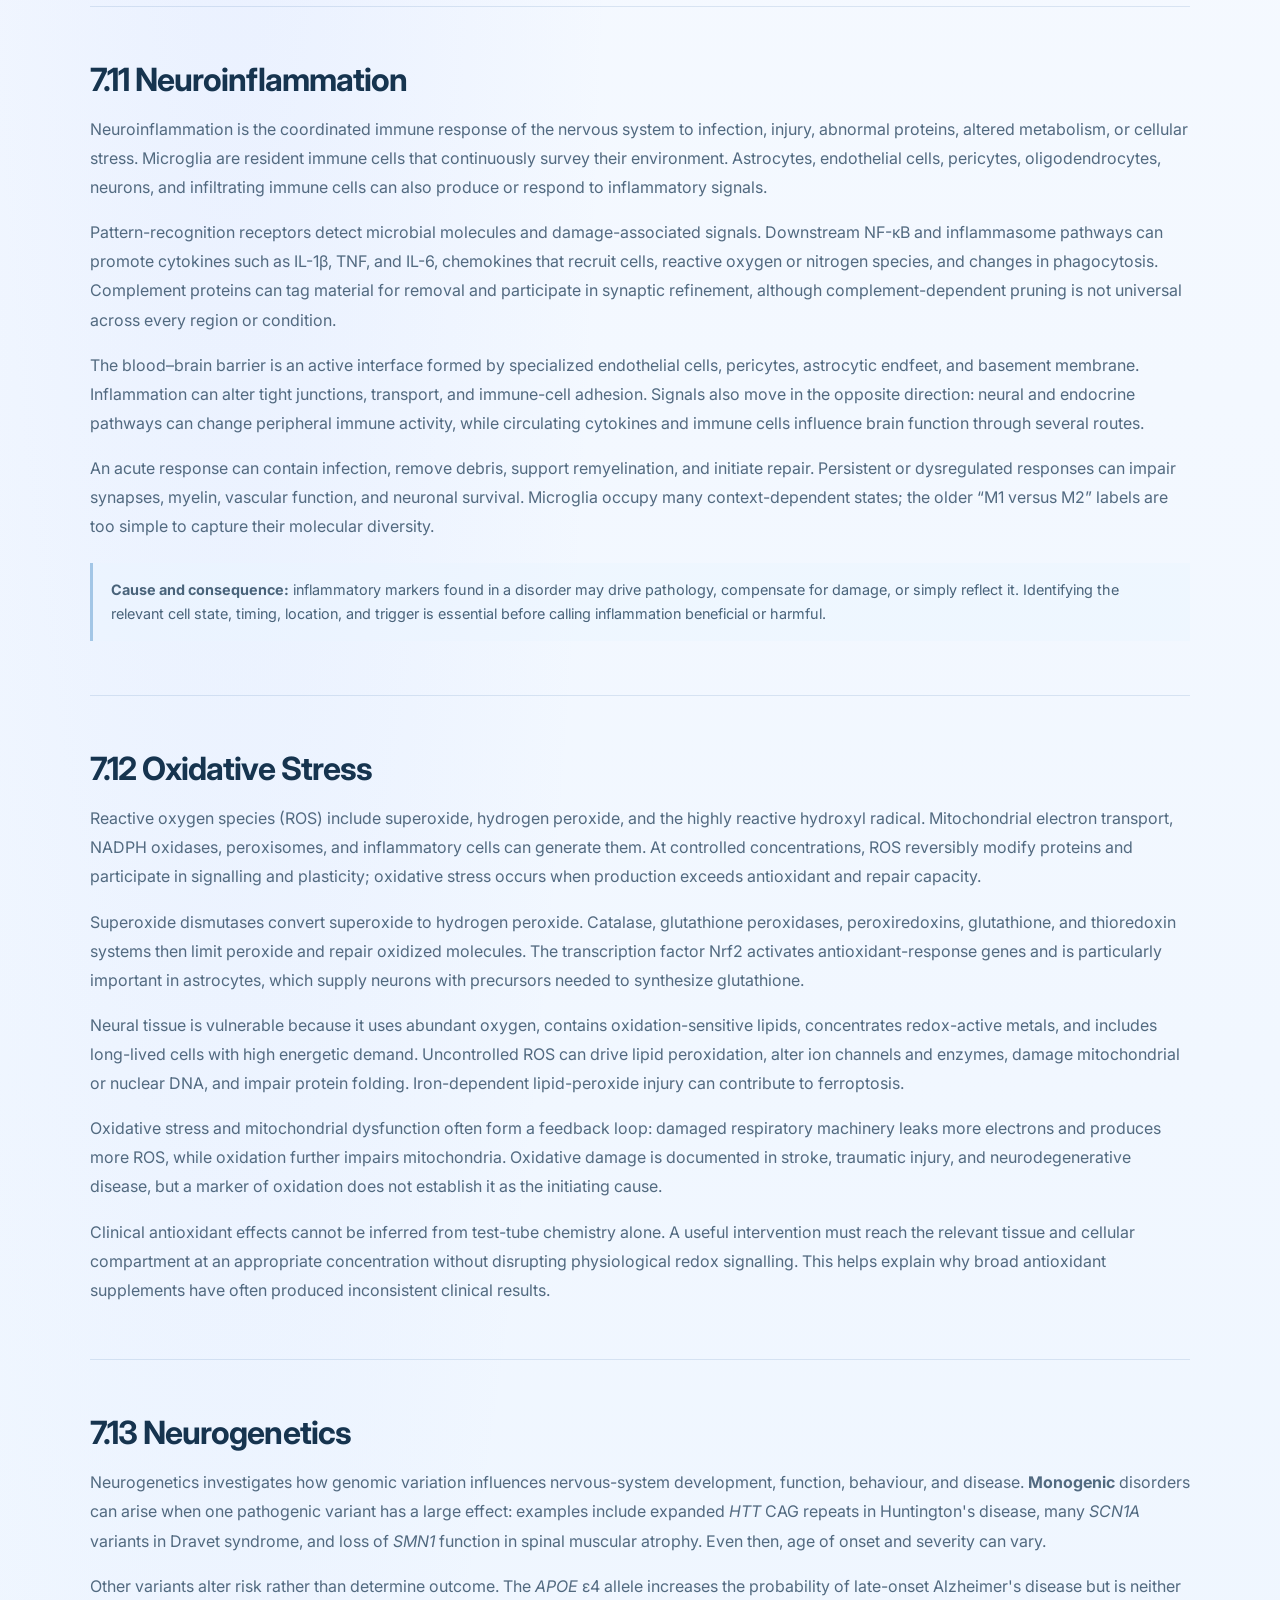
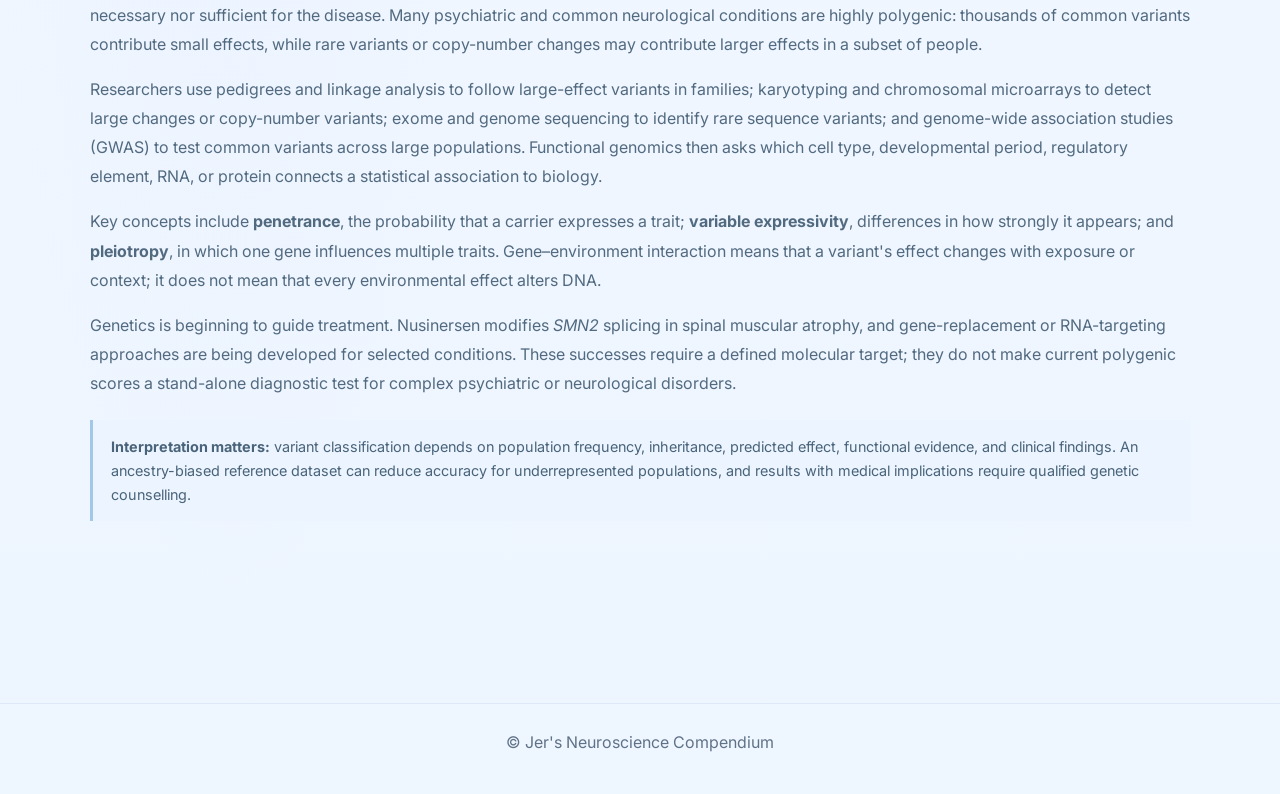
<file: pages/genetics.html>
<!doctype html>
<html lang="en">
<head>
  <meta charset="utf-8">
  <meta name="viewport" content="width=device-width, initial-scale=1">
  <title>Molecular Neuroscience &mdash; Jer's Neuroscience Compendium</title>
  <meta name="description" content="Explore DNA, gene expression, RNA, proteins, cell signalling, neuroplasticity, metabolism, inflammation, oxidative stress, and neurogenetics.">
  <link rel="stylesheet" href="../css/styles.css">
  <link href="https://fonts.googleapis.com/css2?family=Inter:wght@300;400;600;700;800&family=Merriweather:wght@400;700&display=swap" rel="stylesheet">
</head>
<body class="topic-page" data-topic="genetics">
  <header class="topic-header" data-topic-header></header>

  <main class="topic-main">
    <header class="topic-hero">
      <p class="topic-hero__eyebrow">Molecular foundations</p>
      <h1>Molecular Neuroscience</h1>
      <p class="topic-hero__lede">A structured guide to the genetic and molecular foundations of nervous-system development and function.</p>
    </header>

    <article class="topic-content">
      <section class="topic-section topic-section--overview" id="overview">
        <p class="topic-section__label">01 &middot; Orientation</p>
        <h2>7.1 Overview</h2>
        <div class="topic-prose">
          <p>Genetics and molecular neuroscience examine how biological information is stored, regulated, and translated into the molecules that build and maintain the nervous system. Genes influence neural development, cellular identity, synaptic function, responses to experience, and vulnerability to disease.</p>
          <p>DNA does not determine behaviour in isolation. Gene activity interacts with cellular signals, development, environment, and experience, producing dynamic patterns of protein expression across neurons and glial cells.</p>
        </div>
      </section>

      <section class="topic-section" id="glossary">
        <p class="topic-section__label">02 &middot; Reference</p>
        <h2>7.2 Molecular Neuroscience Glossary</h2>
        <p class="topic-section__intro">Core terms for understanding genetic information, molecular signalling, and cellular function.</p>
        <dl class="glossary-list">
          <div id="dna">
            <dt>DNA</dt>
            <dd>Deoxyribonucleic acid, the molecule that stores most hereditary information in cells.</dd>
          </div>
          <div id="rna">
            <dt>RNA</dt>
            <dd>Ribonucleic acid, a family of molecules involved in carrying, regulating, and using genetic information.</dd>
          </div>
          <div id="nucleotide">
            <dt>Nucleotide</dt>
            <dd>A building block composed of a nitrogenous base, a five-carbon sugar, and a phosphate group.</dd>
          </div>
          <div id="gene">
            <dt>Gene</dt>
            <dd>A region of DNA that contributes to a functional product, such as a protein or functional RNA.</dd>
          </div>
          <div id="chromosome">
            <dt>Chromosome</dt>
            <dd>A packaged DNA molecule containing many genes and regulatory regions.</dd>
          </div>
          <div id="codon">
            <dt>Codon</dt>
            <dd>A sequence of three nucleotides in messenger RNA that specifies an amino acid or a translation signal.</dd>
          </div>
          <div id="transcription">
            <dt>Transcription</dt>
            <dd>The process of producing an RNA copy from a DNA template.</dd>
          </div>
          <div id="splicing">
            <dt>RNA splicing</dt>
            <dd>Processing that removes introns from pre-mRNA and joins exons to form mature mRNA.</dd>
          </div>
          <div id="translation">
            <dt>Translation</dt>
            <dd>The process by which ribosomes read mRNA codons and assemble an amino-acid chain.</dd>
          </div>
          <div id="protein">
            <dt>Protein</dt>
            <dd>A molecule built from amino acids that can provide structure, catalyse reactions, carry signals, or perform other cellular functions.</dd>
          </div>
          <div id="enhancer">
            <dt>Enhancer</dt>
            <dd>A regulatory DNA sequence that can increase transcription by recruiting transcription factors and communicating with a gene promoter.</dd>
          </div>
          <div id="transcriptome">
            <dt>Transcriptome</dt>
            <dd>The complete collection of RNA molecules expressed by a cell or tissue at a particular time.</dd>
          </div>
          <div id="alternative-splicing">
            <dt>Alternative splicing</dt>
            <dd>The production of different mature RNA transcripts by combining exons from the same pre-mRNA in different ways.</dd>
          </div>
          <div id="epigenetics-term">
            <dt>Epigenetics</dt>
            <dd>Regulation of genome activity through chromatin and DNA modifications without changing the underlying DNA sequence.</dd>
          </div>
          <div id="phosphorylation">
            <dt>Phosphorylation</dt>
            <dd>The reversible addition of a phosphate group to a molecule, commonly used to regulate protein activity and cell signalling.</dd>
          </div>
          <div id="second-messenger">
            <dt>Second messenger</dt>
            <dd>An intracellular signal, such as cAMP, Ca<sup>2+</sup>, IP<sub>3</sub>, or DAG, generated after a receptor is activated.</dd>
          </div>
          <div id="proteostasis">
            <dt>Proteostasis</dt>
            <dd>The coordinated synthesis, folding, trafficking, and removal of proteins that preserves a functional cellular proteome.</dd>
          </div>
          <div id="mitophagy">
            <dt>Mitophagy</dt>
            <dd>The selective autophagic removal of damaged or unnecessary mitochondria.</dd>
          </div>
          <div id="reactive-oxygen-species">
            <dt>Reactive oxygen species</dt>
            <dd>Reactive oxygen-containing molecules that can serve signalling functions but damage lipids, proteins, and nucleic acids when insufficiently controlled.</dd>
          </div>
          <div id="neuroinflammation-term">
            <dt>Neuroinflammation</dt>
            <dd>Coordinated immune and inflammatory signalling within the nervous system involving glia, neurons, vascular cells, and sometimes peripheral immune cells.</dd>
          </div>
          <div id="single-nucleotide-variant">
            <dt>Single-nucleotide variant</dt>
            <dd>A difference at one nucleotide position in the genome; its biological importance depends on its location and effect.</dd>
          </div>
          <div id="copy-number-variant">
            <dt>Copy-number variant</dt>
            <dd>A deletion or duplication that changes the number of copies of a genomic segment.</dd>
          </div>
          <div id="penetrance">
            <dt>Penetrance</dt>
            <dd>The proportion of people with a particular genetic variant who express the associated trait or condition.</dd>
          </div>
          <div id="polygenic">
            <dt>Polygenic</dt>
            <dd>Influenced by many genetic variants, usually with individually small effects, together with non-genetic factors.</dd>
          </div>
        </dl>
      </section>

      <section class="topic-subtopics" id="subtopics">
        <header>
          <p class="topic-section__label">03 &middot; Explore</p>
          <h2>Molecular Neuroscience Topics</h2>
          <p>From genetic information and protein production to the molecular processes that support neural activity, adaptation, and disease.</p>
        </header>
        <div class="subtopic-list">
          <section class="subtopic-section" id="dna-genetics">
            <h3>7.3 DNA &amp; Genetics</h3>
            <p>DNA is a double-stranded polymer built from nucleotides containing adenine (A), thymine (T), cytosine (C), or guanine (G). Complementary pairing&mdash;A with T and C with G&mdash;allows each strand to serve as a template during replication. In the nucleus, DNA is wrapped around histone proteins to form chromatin and is organized into chromosomes; most nucleated human cells contain 23 chromosome pairs.</p>
            <p>A <strong>gene</strong> is a genomic region that contributes to a functional RNA or protein product, together with regulatory sequences controlling where, when, and how much product is made. Protein-coding exons occupy only a small fraction of the genome. Promoters, enhancers, silencers, non-coding RNAs, chromatin structure, and three-dimensional contacts between distant DNA regions all contribute to gene regulation.</p>
            <p>Nearly every neuron and glial cell contains essentially the same inherited genome, yet these cells differ because they activate different gene programs. A cortical pyramidal neuron, oligodendrocyte, and microglial cell express different receptors, channels, enzymes, and structural proteins. Cellular identity therefore emerges from genome regulation, not from each cell possessing a different set of genes.</p>
            <p>Genetic variation includes single-nucleotide variants, short insertions or deletions, copy-number changes, repeat expansions, and large chromosomal alterations. A variant may disrupt a protein, change RNA splicing, alter a regulatory element, or have no measurable effect. Some neurological conditions follow a strong single-gene pattern, whereas most common brain traits and psychiatric conditions reflect many variants interacting with development and environment.</p>
            <div class="subtopic-section__note"><strong>Key distinction:</strong> genetic influence is not genetic destiny. Penetrance, variant effect size, developmental timing, cell type, environmental exposure, and chance all shape whether and how a genetic difference becomes biologically visible.</div>
          </section>

          <section class="subtopic-section" id="gene-expression">
            <h3>7.4 Gene Expression</h3>
            <p>Gene expression is the controlled use of DNA information to produce RNA and, for protein-coding genes, protein. Transcription begins when transcription factors and co-regulators make a promoter accessible and recruit RNA polymerase II. Enhancers can act over long genomic distances by looping toward promoters, allowing combinations of developmental signals and ongoing cellular activity to tune transcription.</p>
            <p>Neural activity can rapidly reach the genome. Ca<sup>2+</sup> entering through NMDA receptors or voltage-gated calcium channels activates pathways including CaMK, Ras&ndash;ERK, and cAMP&ndash;PKA. These pathways regulate transcription factors such as CREB and induce immediate-early genes including <em>FOS</em>, <em>EGR1</em>, and <em>ARC</em>. Their products then alter later gene programs, synaptic structure, excitability, and plasticity.</p>
            <p>Expression is specific to cell type, brain region, developmental stage, and time. A rise in messenger RNA does not guarantee a matching rise in protein: RNA stability, transport, translation, protein modification, and degradation all intervene. Modern transcriptomics can measure thousands of RNAs simultaneously, while single-cell and single-nucleus methods reveal programs that bulk tissue averages would conceal.</p>
            <p>Homeostatic regulation is as important as activation. Neurons must respond to meaningful activity without allowing excitation to escalate indefinitely. Activity-dependent transcription therefore includes both effectors that strengthen selected connections and feedback genes that reduce excitability or restore network stability.</p>

            <div class="concept-explorer" data-concept-explorer style="--concept-steps:5">
              <div class="concept-explorer__header">
                <h4>Follow information from gene to functional protein</h4>
                <p>Select a stage to see what changes and where it occurs.</p>
              </div>
              <div class="concept-explorer__tabs" role="tablist" aria-label="Gene expression stages">
                <button id="gene-stage-dna" class="concept-explorer__tab" type="button" role="tab" aria-selected="true" aria-controls="gene-panel-dna">1. Regulatory DNA</button>
                <button id="gene-stage-transcription" class="concept-explorer__tab" type="button" role="tab" aria-selected="false" aria-controls="gene-panel-transcription" tabindex="-1">2. Transcription</button>
                <button id="gene-stage-processing" class="concept-explorer__tab" type="button" role="tab" aria-selected="false" aria-controls="gene-panel-processing" tabindex="-1">3. RNA processing</button>
                <button id="gene-stage-translation" class="concept-explorer__tab" type="button" role="tab" aria-selected="false" aria-controls="gene-panel-translation" tabindex="-1">4. Translation</button>
                <button id="gene-stage-protein" class="concept-explorer__tab" type="button" role="tab" aria-selected="false" aria-controls="gene-panel-protein" tabindex="-1">5. Protein fate</button>
              </div>
              <div class="concept-explorer__panels">
                <section id="gene-panel-dna" class="concept-explorer__panel" role="tabpanel" aria-labelledby="gene-stage-dna">
                  <h5>Regulatory DNA establishes access</h5>
                  <p>Chromatin state and transcription factors determine whether a promoter and its enhancers can recruit the transcriptional machinery.</p>
                </section>
                <section id="gene-panel-transcription" class="concept-explorer__panel" role="tabpanel" aria-labelledby="gene-stage-transcription">
                  <h5>RNA polymerase copies the template</h5>
                  <p>RNA polymerase II reads one DNA strand and synthesizes a complementary pre-mRNA containing both exons and introns.</p>
                </section>
                <section id="gene-panel-processing" class="concept-explorer__panel" role="tabpanel" aria-labelledby="gene-stage-processing">
                  <h5>The transcript is edited for use</h5>
                  <p>A 5&prime; cap, splicing, and a poly(A) tail support stability, export, localization, and translation; alternative choices can create distinct RNA isoforms.</p>
                </section>
                <section id="gene-panel-translation" class="concept-explorer__panel" role="tabpanel" aria-labelledby="gene-stage-translation">
                  <h5>Ribosomes decode the mRNA</h5>
                  <p>Transfer RNAs match anticodons to mRNA codons while the ribosome joins amino acids into a polypeptide.</p>
                </section>
                <section id="gene-panel-protein" class="concept-explorer__panel" role="tabpanel" aria-labelledby="gene-stage-protein">
                  <h5>Folding and targeting determine function</h5>
                  <p>The new polypeptide folds, may be chemically modified, and is delivered to the cytosol, nucleus, organelles, membrane, or extracellular space.</p>
                </section>
              </div>
            </div>
          </section>

          <section class="subtopic-section" id="rna-processing">
            <h3>7.5 RNA &amp; RNA Processing</h3>
            <p>RNA is chemically similar to DNA but usually single-stranded, contains ribose, and uses uracil in place of thymine. Messenger RNA (mRNA) carries coding information, ribosomal RNA forms the catalytic core of ribosomes, and transfer RNA delivers amino acids during translation. Many additional non-coding RNAs regulate chromatin, transcription, RNA stability, or translation.</p>
            <p>A newly transcribed pre-mRNA is processed before translation. A 5&prime; cap protects the transcript and recruits translation machinery; spliceosomes remove introns and join exons; and cleavage followed by a poly(A) tail supports stability and export. <strong>Alternative splicing</strong> can combine exons in different patterns, allowing one gene to produce RNA and protein isoforms with different cellular properties.</p>
            <p>Neurons make especially extensive use of RNA regulation because their axons and dendrites can extend far from the nucleus. RNA-binding proteins package selected transcripts into granules and transport them along the cytoskeleton. Signals at an active synapse can then release translational repression, permitting local protein synthesis near the site where new proteins are required.</p>
            <p>RNA editing, alternative polyadenylation, microRNAs, and controlled RNA degradation add further layers. For example, A-to-I editing of the <em>GRIA2</em> transcript changes an amino acid in the GluA2 AMPA-receptor subunit and strongly limits Ca<sup>2+</sup> permeability. Disrupted splicing or RNA-binding proteins are implicated in conditions including spinal muscular atrophy, ALS, frontotemporal dementia, and fragile X syndrome.</p>
          </section>

          <section class="subtopic-section" id="protein-synthesis">
            <h3>7.6 Protein Synthesis</h3>
            <p>Translation begins when a ribosome assembles near the 5&prime; end of an mRNA and identifies a start codon. During elongation, transfer RNAs pair their anticodons with three-base mRNA codons and deliver the corresponding amino acids. The ribosome catalyses peptide-bond formation until a stop codon recruits release factors and frees the completed polypeptide.</p>
            <p>Protein destination is built into the process. Proteins remaining in the cytosol are generally synthesized on free ribosomes. A signal peptide on a membrane, lysosomal, or secreted protein directs the translating ribosome to rough endoplasmic reticulum, after which the protein can be folded, glycosylated, inspected, and transported through the Golgi apparatus.</p>
            <p>Neurons also translate selected mRNAs locally in dendrites, axons, and growth cones. NMDA-receptor, neurotrophin, and metabotropic-receptor signals can regulate initiation factors and the mTOR pathway, producing synaptic proteins close to activated connections. This spatial control helps a neuron modify a subset of thousands of synapses without changing every connection equally.</p>
            <p>Protein function continues to be regulated after translation through phosphorylation, ubiquitination, cleavage, trafficking, and assembly with other subunits. Molecular chaperones assist folding, while the ubiquitin&ndash;proteasome system and autophagy remove damaged or excess proteins. Failure of this proteostasis network can permit aggregation of proteins such as tau, &alpha;-synuclein, TDP-43, or huntingtin.</p>
          </section>

          <section class="subtopic-section" id="epigenetics">
            <h3>7.7 Epigenetics</h3>
            <p>Epigenetics concerns molecular systems that regulate genome activity without altering the DNA sequence itself. DNA is wrapped around histone octamers to form nucleosomes. Chemical marks on DNA or histones, nucleosome positioning, chromatin-remodelling complexes, and three-dimensional genome organization influence whether regulatory sequences are accessible.</p>
            <p>DNA methyltransferases add methyl groups to cytosine, most often at CpG sites. Promoter methylation is frequently associated with reduced transcription, although the effect depends on genomic context. TET enzymes help generate oxidized derivatives such as 5-hydroxymethylcytosine, which is particularly abundant in the nervous system and participates in dynamic DNA-demethylation pathways.</p>
            <p>Histone acetyltransferases add acetyl groups that generally weaken histone&ndash;DNA interactions and support accessible chromatin; histone deacetylases remove them. Histone methylation can either activate or repress transcription depending on the residue modified. These marks are interpreted by reader proteins and work with transcription factors rather than acting as a simple on/off code.</p>
            <p>During development, epigenetic programs stabilize neuronal and glial identities. In mature neurons, activity can alter chromatin around plasticity-related genes, helping brief synaptic events produce longer-lasting transcriptional responses. Epigenetic dysregulation contributes to disorders such as Rett syndrome, caused by pathogenic variants in the methyl-DNA-binding protein MECP2.</p>
            <div class="subtopic-section__note"><strong>Important nuance:</strong> “epigenetic” does not automatically mean permanent, inherited across generations, or caused by environment. Many neural epigenetic changes are reversible, cell-specific, and maintained only within the lifetime of a cell.</div>
          </section>

          <section class="subtopic-section" id="cell-signaling">
            <h3>7.8 Cell Signaling</h3>
            <p>Cell signalling converts an extracellular or intracellular event into a coordinated response. <strong>Ionotropic receptors</strong> directly open ion channels and act within milliseconds. <strong>G-protein-coupled receptors</strong> activate G proteins and second messengers, while receptor tyrosine kinases such as Trk receptors phosphorylate docking proteins and initiate enzyme cascades. Steroid hormones can cross membranes and bind intracellular receptors that directly regulate transcription.</p>
            <p>Second messengers amplify and distribute information. G<sub>s</sub>-coupled receptors stimulate adenylyl cyclase, increasing cAMP and protein kinase A activity. G<sub>q</sub>-coupled receptors activate phospholipase C, which generates IP<sub>3</sub> and DAG; IP<sub>3</sub> releases Ca<sup>2+</sup> from endoplasmic-reticulum stores, while DAG helps activate protein kinase C. Ca<sup>2+</sup> itself controls release, excitability, metabolism, transcription, and plasticity through proteins such as calmodulin.</p>
            <p>Major signalling networks include Ras&ndash;RAF&ndash;MEK&ndash;ERK, which links receptors to transcription and structural change; PI3K&ndash;AKT&ndash;mTOR, which regulates survival, growth, and protein synthesis; JAK&ndash;STAT, used by many cytokine receptors; and NF-&kappa;B, a key regulator of inflammatory and stress responses. These are interacting networks rather than isolated linear pathways.</p>
            <p>Specificity comes from location, timing, and molecular scaffolds. A brief Ca<sup>2+</sup> nanodomain beside a presynaptic channel can trigger vesicle fusion, while repeated nuclear Ca<sup>2+</sup> signals can alter transcription. Phosphatases, GTPase-activating proteins, phosphodiesterases, receptor internalization, and negative-feedback genes terminate signals and prevent chronic activation.</p>
            <ul class="mechanism-list">
              <li><strong>Fast electrical response:</strong> ionotropic glutamate, GABA, acetylcholine, and serotonin receptors change membrane conductance directly.</li>
              <li><strong>Neuromodulation:</strong> dopamine, many serotonin receptors, metabotropic glutamate receptors, and neuropeptides act mainly through GPCRs.</li>
              <li><strong>Growth and survival:</strong> BDNF binding to TrkB recruits ERK, PI3K&ndash;AKT, and PLC&gamma; pathways.</li>
              <li><strong>Inflammatory response:</strong> cytokine and pattern-recognition receptors regulate JAK&ndash;STAT, MAPK, inflammasome, and NF-&kappa;B signalling.</li>
            </ul>
          </section>

          <section class="subtopic-section" id="molecular-neuroplasticity">
            <h3>7.9 Molecular Neuroplasticity</h3>
            <p>Neuroplasticity is the nervous system's capacity to change its functional or structural organization. At excitatory synapses, long-term potentiation (LTP) and long-term depression (LTD) are well-studied forms in which previous activity produces a persistent increase or decrease in synaptic strength. They are mechanisms available to neural circuits, not complete explanations of learning by themselves.</p>
            <p>In a common form of hippocampal LTP, glutamate activates AMPA receptors and depolarizes the postsynaptic spine. Depolarization removes the voltage-dependent Mg<sup>2+</sup> block from NMDA receptors, allowing Ca<sup>2+</sup> entry. A relatively strong, brief Ca<sup>2+</sup> signal activates CaMKII and related kinases, increasing AMPA-receptor conductance and promoting receptor delivery and trapping at the postsynaptic density.</p>
            <p>Smaller or more prolonged Ca<sup>2+</sup> elevations can favour phosphatases such as calcineurin and PP1, promoting AMPA-receptor dephosphorylation and internalization during LTD. Thus, the same synapse can interpret different activity patterns through the amplitude, duration, and location of Ca<sup>2+</sup> signalling. Presynaptic release probability, inhibitory transmission, and intrinsic ion channels are also plastic.</p>
            <p>Long-lasting plasticity recruits actin remodelling, local translation, and activity-dependent transcription. BDNF&ndash;TrkB, ERK, CREB, Arc, and protein-synthesis pathways can stabilize changes in spine size and synaptic composition. Meanwhile, homeostatic scaling adjusts many synapses up or down when overall activity remains chronically low or high, preserving network stability while Hebbian mechanisms modify selected connections.</p>
            <div class="subtopic-section__note"><strong>Plasticity is constrained:</strong> age, sleep, stress hormones, neuromodulators, previous activity, inhibitory circuits, and metaplasticity all influence whether the same input strengthens, weakens, or leaves a connection unchanged.</div>
          </section>

          <section class="subtopic-section" id="mitochondria-neuronal-energy">
            <h3>7.10 Mitochondria &amp; Neuronal Energy</h3>
            <p>The brain consumes a disproportionate share of the body's energy because neurons continually restore ion gradients, propagate action potentials, recycle synaptic vesicles, clear neurotransmitters, and maintain long cellular processes. Most neuronal ATP is generated when mitochondria use the electron-transport chain to establish a proton gradient that drives ATP synthase through oxidative phosphorylation.</p>
            <p>Mitochondria do more than produce ATP. They take up and release Ca<sup>2+</sup>, helping shape local signals and matching energy production to activity. They contribute to lipid synthesis, redox signalling, and programmed cell death. At presynaptic terminals, nearby mitochondria can support vesicle recycling and buffer the large Ca<sup>2+</sup> transients produced by repeated firing.</p>
            <p>Because energy demand is spatially uneven, mitochondria are transported along microtubules by kinesin and dynein motors and anchored near active sites. Fusion allows mitochondrial contents to mix, fission supports distribution and quality control, and mitophagy removes damaged organelles. Proteins including PINK1 and Parkin participate in mitochondrial quality-control pathways and are linked to familial forms of Parkinson's disease.</p>
            <p>Glucose metabolism is shared across neural and glial cells. Astrocytes take up synaptic glutamate and increase glycolysis; they can supply neurons with metabolic substrates including lactate, although the degree to which neurons rely on an astrocyte&ndash;neuron lactate shuttle varies with state and remains actively studied. Blood flow must also rise rapidly with local activity to deliver oxygen and glucose.</p>
            <p>The mitochondrial genome encodes a small but essential set of respiratory-chain components and is inherited predominantly through the maternal line. Pathogenic mitochondrial-DNA or nuclear-gene variants can especially affect brain, muscle, and sensory systems because these tissues have high energy demands. Energy failure, impaired Ca<sup>2+</sup> handling, and excess reactive oxygen species can then reinforce one another.</p>
          </section>

          <section class="subtopic-section" id="neuroinflammation">
            <h3>7.11 Neuroinflammation</h3>
            <p>Neuroinflammation is the coordinated immune response of the nervous system to infection, injury, abnormal proteins, altered metabolism, or cellular stress. Microglia are resident immune cells that continuously survey their environment. Astrocytes, endothelial cells, pericytes, oligodendrocytes, neurons, and infiltrating immune cells can also produce or respond to inflammatory signals.</p>
            <p>Pattern-recognition receptors detect microbial molecules and damage-associated signals. Downstream NF-&kappa;B and inflammasome pathways can promote cytokines such as IL-1&beta;, TNF, and IL-6, chemokines that recruit cells, reactive oxygen or nitrogen species, and changes in phagocytosis. Complement proteins can tag material for removal and participate in synaptic refinement, although complement-dependent pruning is not universal across every region or condition.</p>
            <p>The blood&ndash;brain barrier is an active interface formed by specialized endothelial cells, pericytes, astrocytic endfeet, and basement membrane. Inflammation can alter tight junctions, transport, and immune-cell adhesion. Signals also move in the opposite direction: neural and endocrine pathways can change peripheral immune activity, while circulating cytokines and immune cells influence brain function through several routes.</p>
            <p>An acute response can contain infection, remove debris, support remyelination, and initiate repair. Persistent or dysregulated responses can impair synapses, myelin, vascular function, and neuronal survival. Microglia occupy many context-dependent states; the older “M1 versus M2” labels are too simple to capture their molecular diversity.</p>
            <div class="subtopic-section__note"><strong>Cause and consequence:</strong> inflammatory markers found in a disorder may drive pathology, compensate for damage, or simply reflect it. Identifying the relevant cell state, timing, location, and trigger is essential before calling inflammation beneficial or harmful.</div>
          </section>

          <section class="subtopic-section" id="oxidative-stress">
            <h3>7.12 Oxidative Stress</h3>
            <p>Reactive oxygen species (ROS) include superoxide, hydrogen peroxide, and the highly reactive hydroxyl radical. Mitochondrial electron transport, NADPH oxidases, peroxisomes, and inflammatory cells can generate them. At controlled concentrations, ROS reversibly modify proteins and participate in signalling and plasticity; oxidative stress occurs when production exceeds antioxidant and repair capacity.</p>
            <p>Superoxide dismutases convert superoxide to hydrogen peroxide. Catalase, glutathione peroxidases, peroxiredoxins, glutathione, and thioredoxin systems then limit peroxide and repair oxidized molecules. The transcription factor Nrf2 activates antioxidant-response genes and is particularly important in astrocytes, which supply neurons with precursors needed to synthesize glutathione.</p>
            <p>Neural tissue is vulnerable because it uses abundant oxygen, contains oxidation-sensitive lipids, concentrates redox-active metals, and includes long-lived cells with high energetic demand. Uncontrolled ROS can drive lipid peroxidation, alter ion channels and enzymes, damage mitochondrial or nuclear DNA, and impair protein folding. Iron-dependent lipid-peroxide injury can contribute to ferroptosis.</p>
            <p>Oxidative stress and mitochondrial dysfunction often form a feedback loop: damaged respiratory machinery leaks more electrons and produces more ROS, while oxidation further impairs mitochondria. Oxidative damage is documented in stroke, traumatic injury, and neurodegenerative disease, but a marker of oxidation does not establish it as the initiating cause.</p>
            <p>Clinical antioxidant effects cannot be inferred from test-tube chemistry alone. A useful intervention must reach the relevant tissue and cellular compartment at an appropriate concentration without disrupting physiological redox signalling. This helps explain why broad antioxidant supplements have often produced inconsistent clinical results.</p>
          </section>

          <section class="subtopic-section" id="neurogenetics">
            <h3>7.13 Neurogenetics</h3>
            <p>Neurogenetics investigates how genomic variation influences nervous-system development, function, behaviour, and disease. <strong>Monogenic</strong> disorders can arise when one pathogenic variant has a large effect: examples include expanded <em>HTT</em> CAG repeats in Huntington's disease, many <em>SCN1A</em> variants in Dravet syndrome, and loss of <em>SMN1</em> function in spinal muscular atrophy. Even then, age of onset and severity can vary.</p>
            <p>Other variants alter risk rather than determine outcome. The <em>APOE</em> &epsilon;4 allele increases the probability of late-onset Alzheimer's disease but is neither necessary nor sufficient for the disease. Many psychiatric and common neurological conditions are highly polygenic: thousands of common variants contribute small effects, while rare variants or copy-number changes may contribute larger effects in a subset of people.</p>
            <p>Researchers use pedigrees and linkage analysis to follow large-effect variants in families; karyotyping and chromosomal microarrays to detect large changes or copy-number variants; exome and genome sequencing to identify rare sequence variants; and genome-wide association studies (GWAS) to test common variants across large populations. Functional genomics then asks which cell type, developmental period, regulatory element, RNA, or protein connects a statistical association to biology.</p>
            <p>Key concepts include <strong>penetrance</strong>, the probability that a carrier expresses a trait; <strong>variable expressivity</strong>, differences in how strongly it appears; and <strong>pleiotropy</strong>, in which one gene influences multiple traits. Gene&ndash;environment interaction means that a variant's effect changes with exposure or context; it does not mean that every environmental effect alters DNA.</p>
            <p>Genetics is beginning to guide treatment. Nusinersen modifies <em>SMN2</em> splicing in spinal muscular atrophy, and gene-replacement or RNA-targeting approaches are being developed for selected conditions. These successes require a defined molecular target; they do not make current polygenic scores a stand-alone diagnostic test for complex psychiatric or neurological disorders.</p>
            <div class="subtopic-section__note"><strong>Interpretation matters:</strong> variant classification depends on population frequency, inheritance, predicted effect, functional evidence, and clinical findings. An ancestry-biased reference dataset can reduce accuracy for underrepresented populations, and results with medical implications require qualified genetic counselling.</div>
          </section>
        </div>
      </section>
    </article>
  </main>

  <footer class="site-footer"><div class="container"><p>&copy; Jer's Neuroscience Compendium</p></div></footer>
  <script src="../js/main.js"></script>
  <script src="../js/topic-interactives.js"></script>
</body>
</html>
</file>
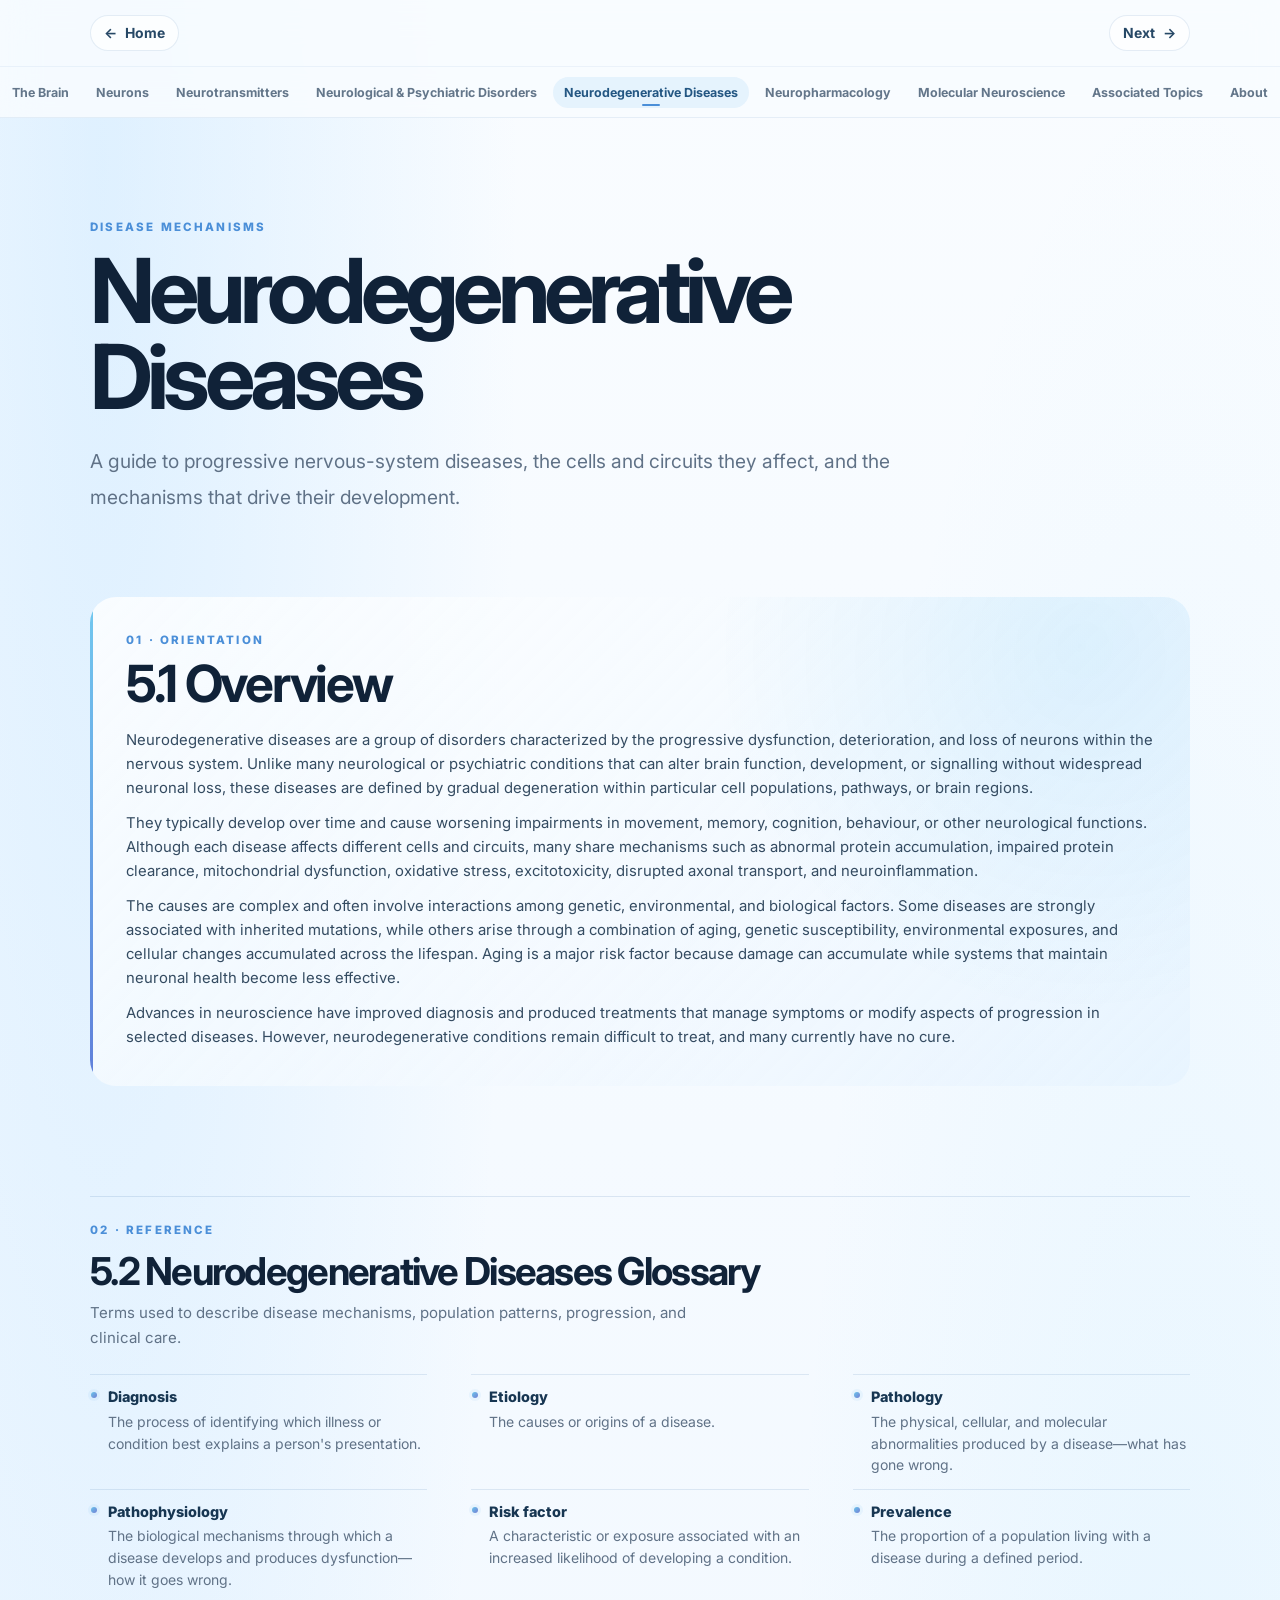
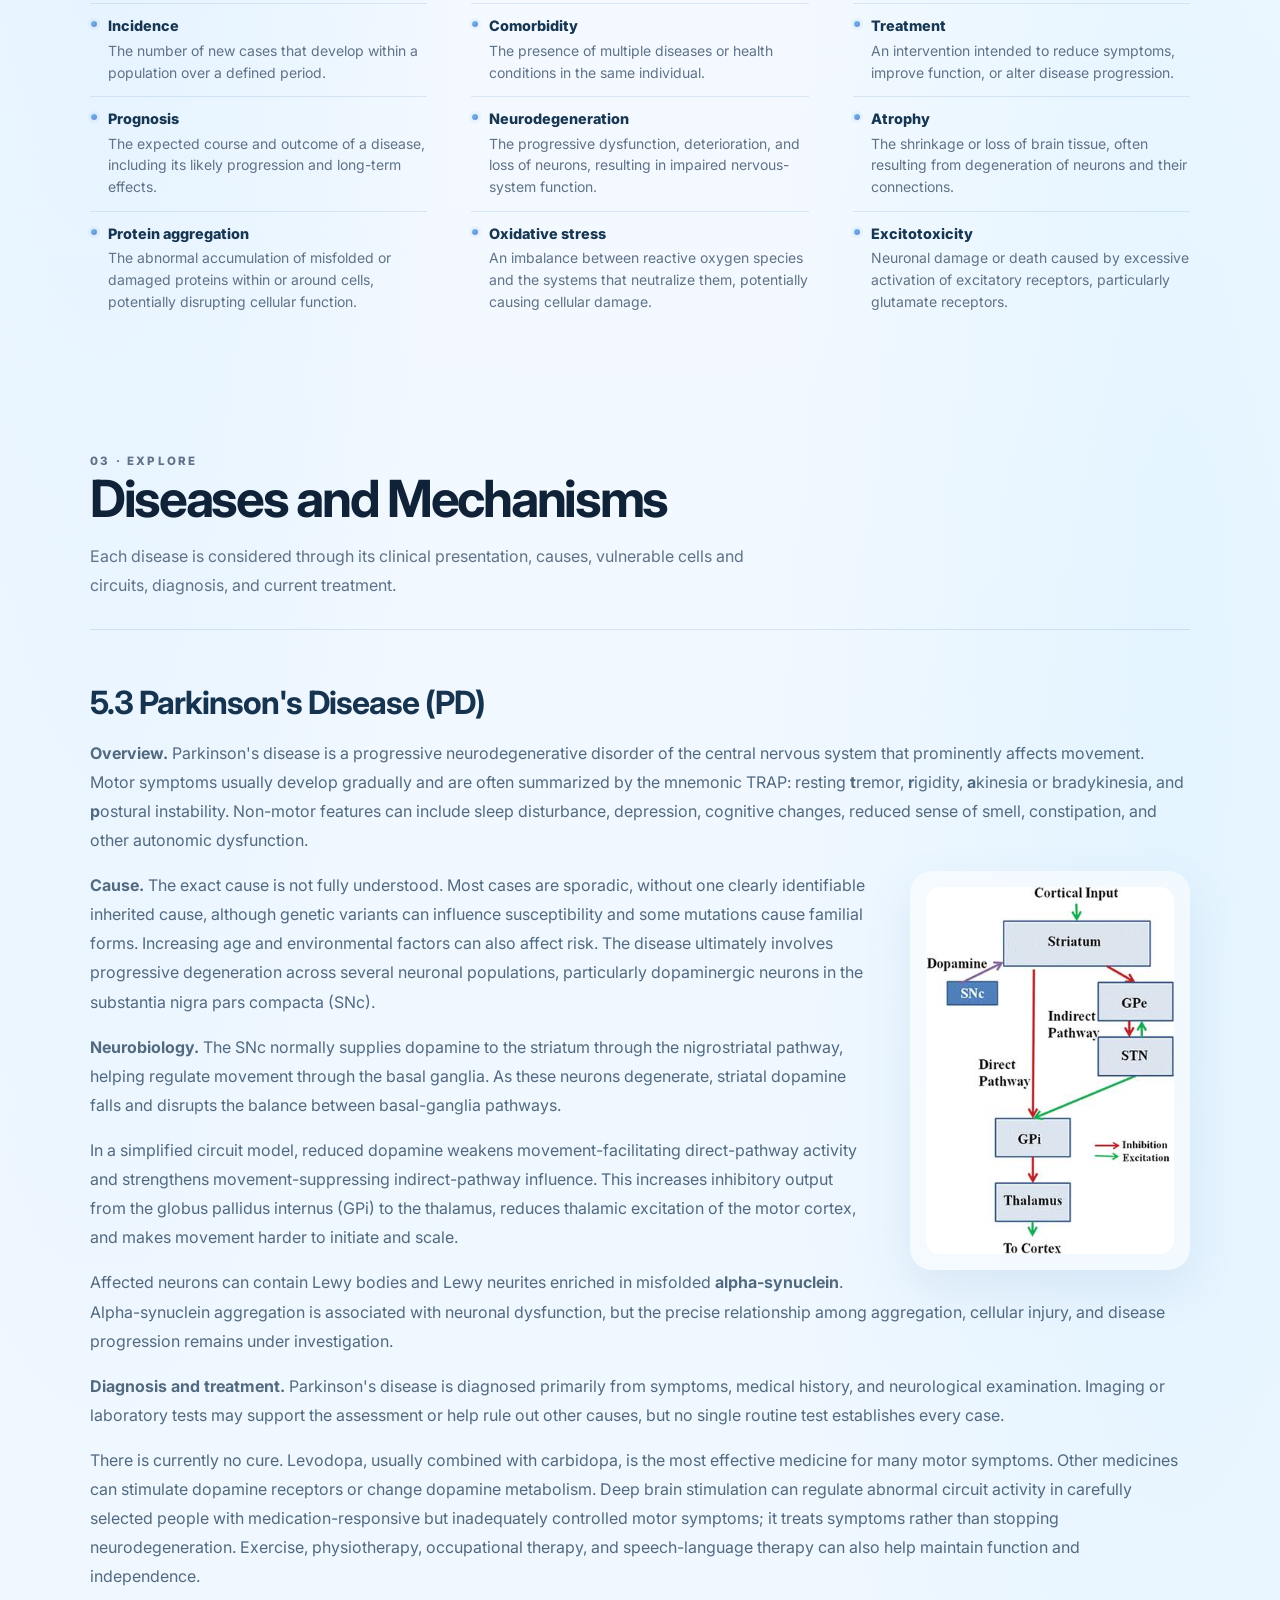
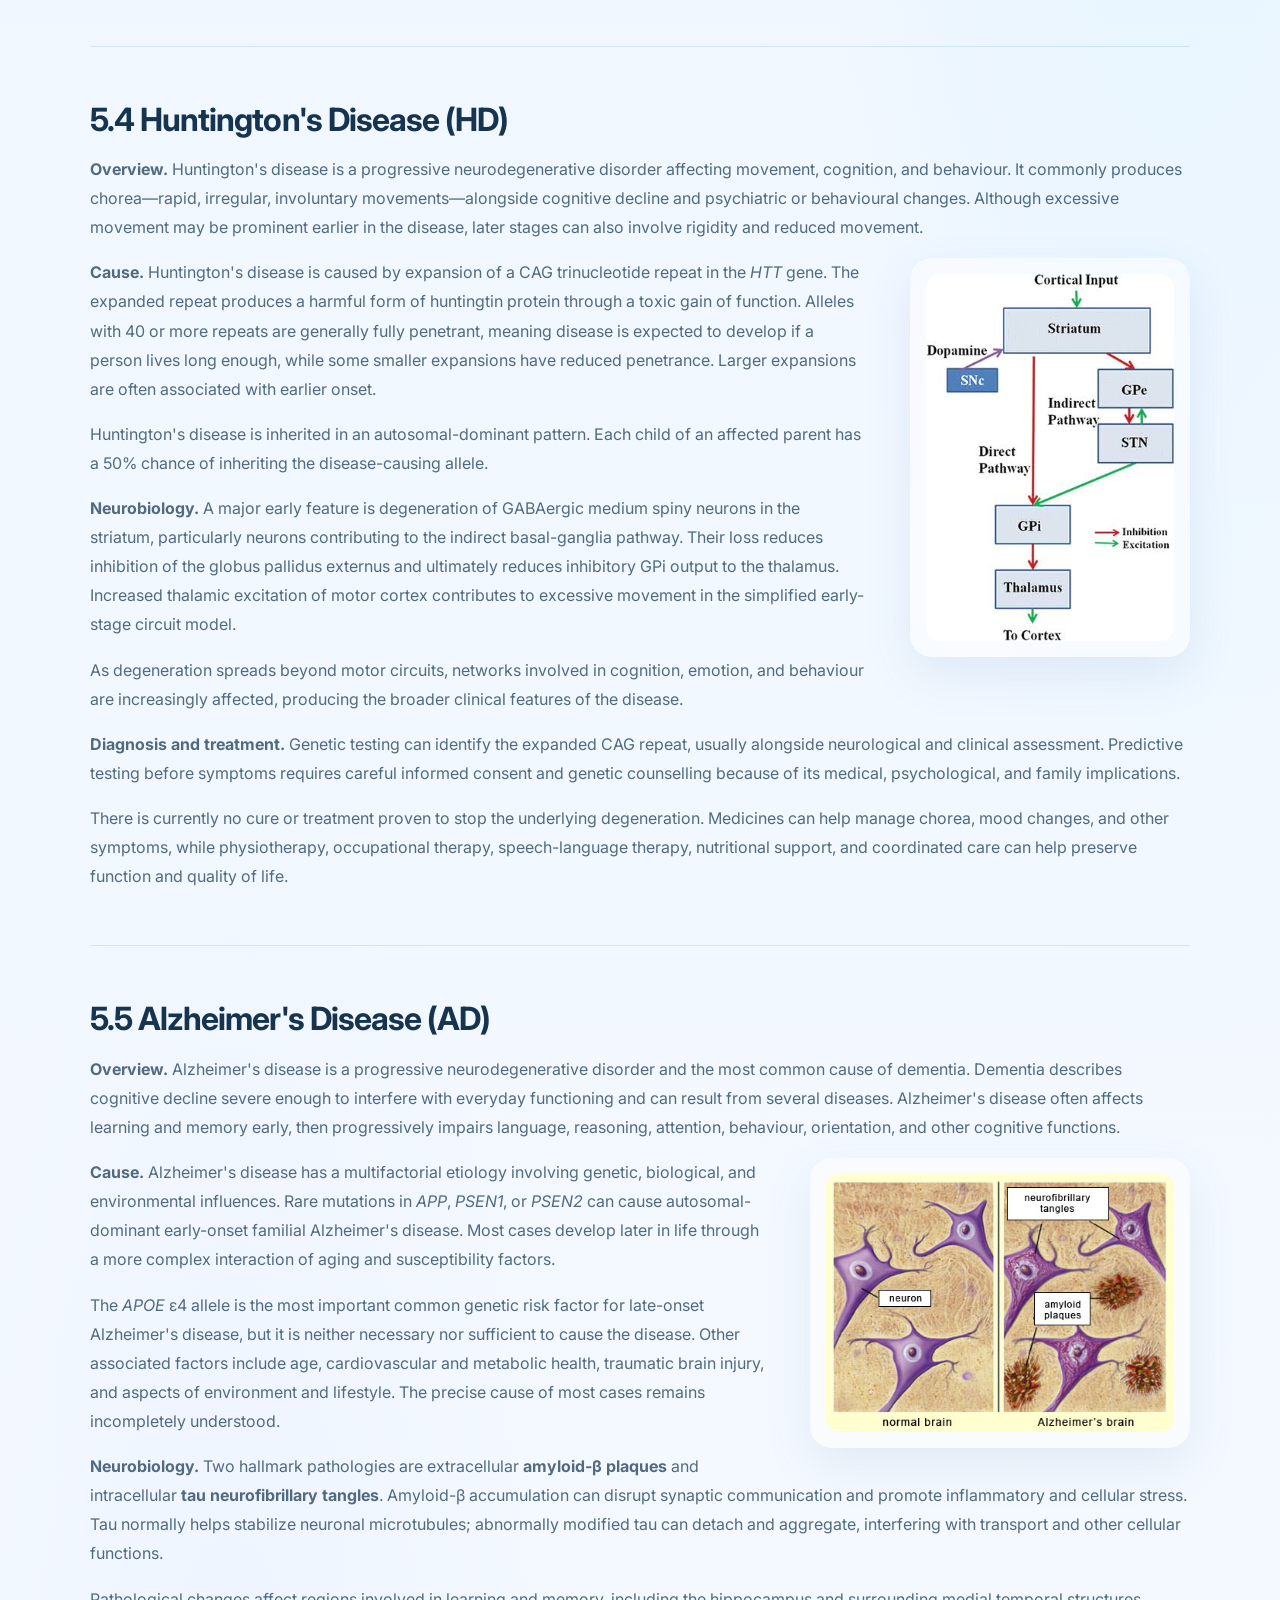
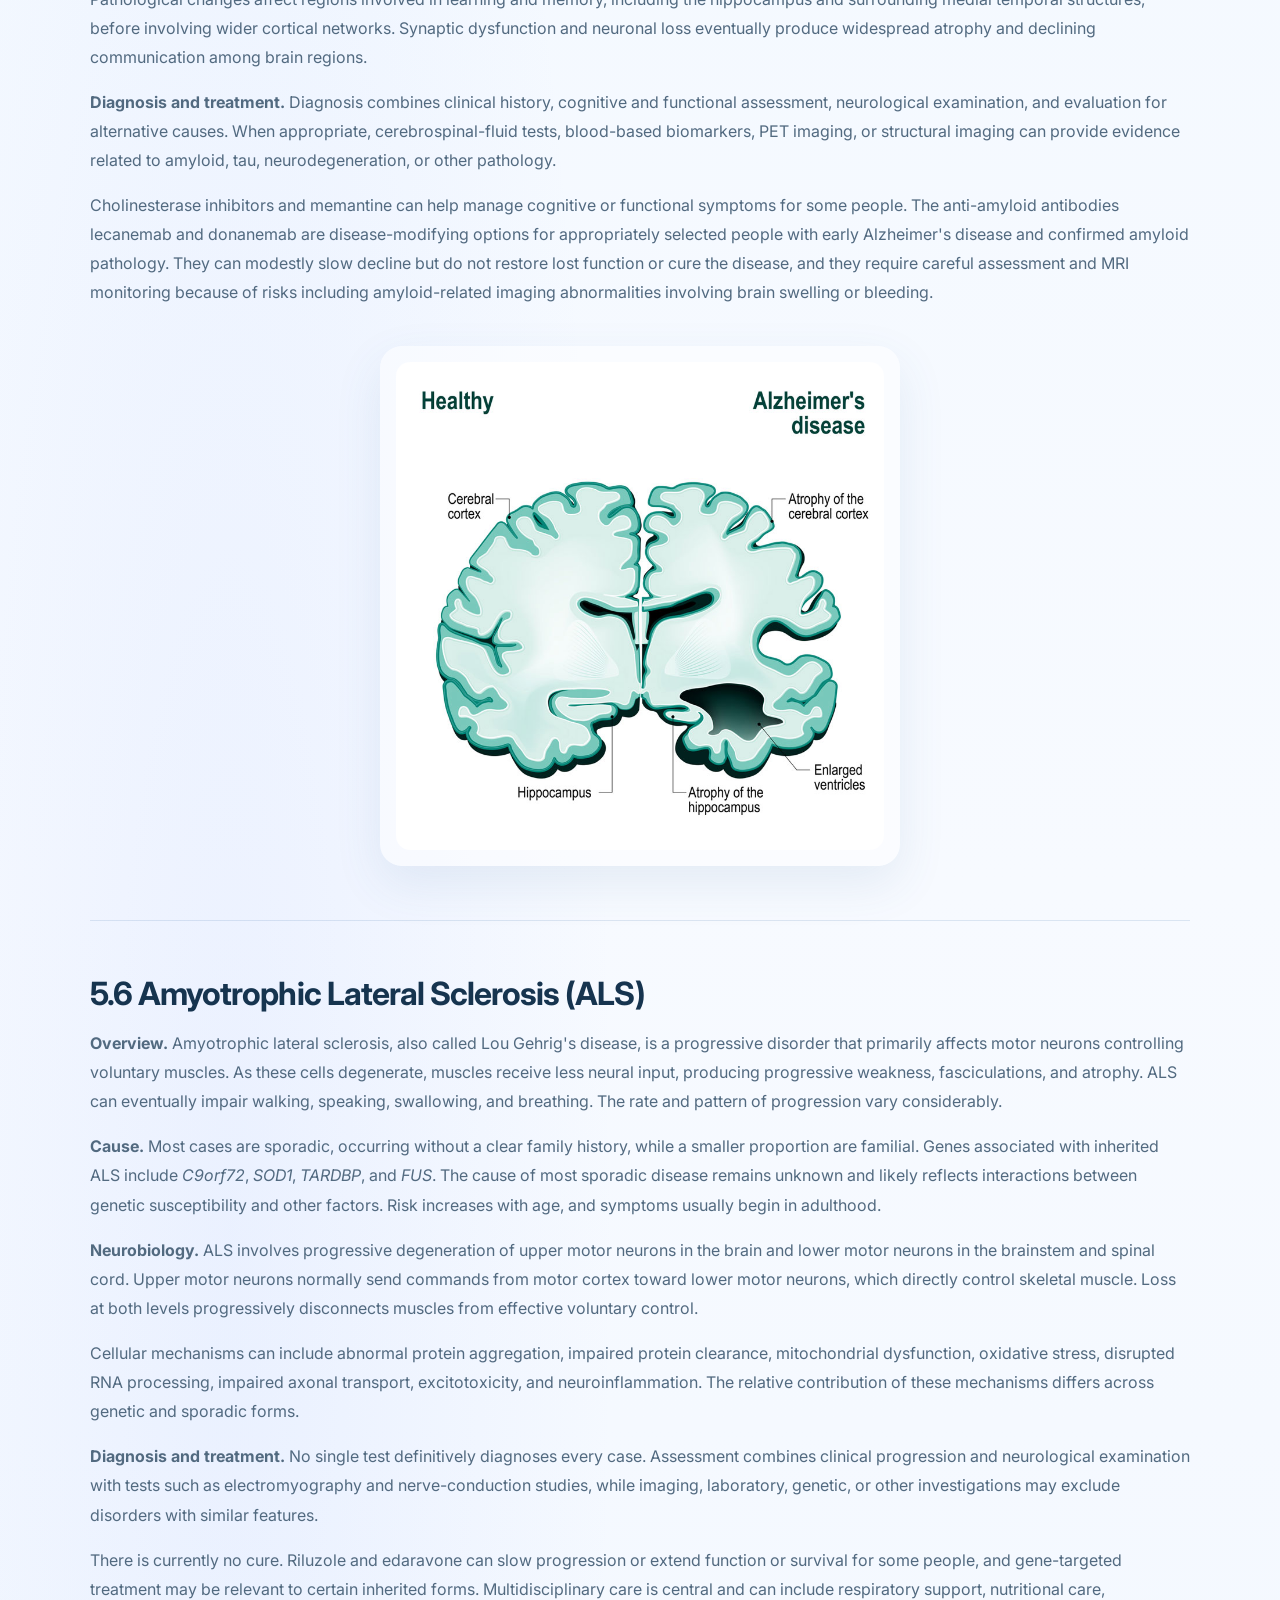
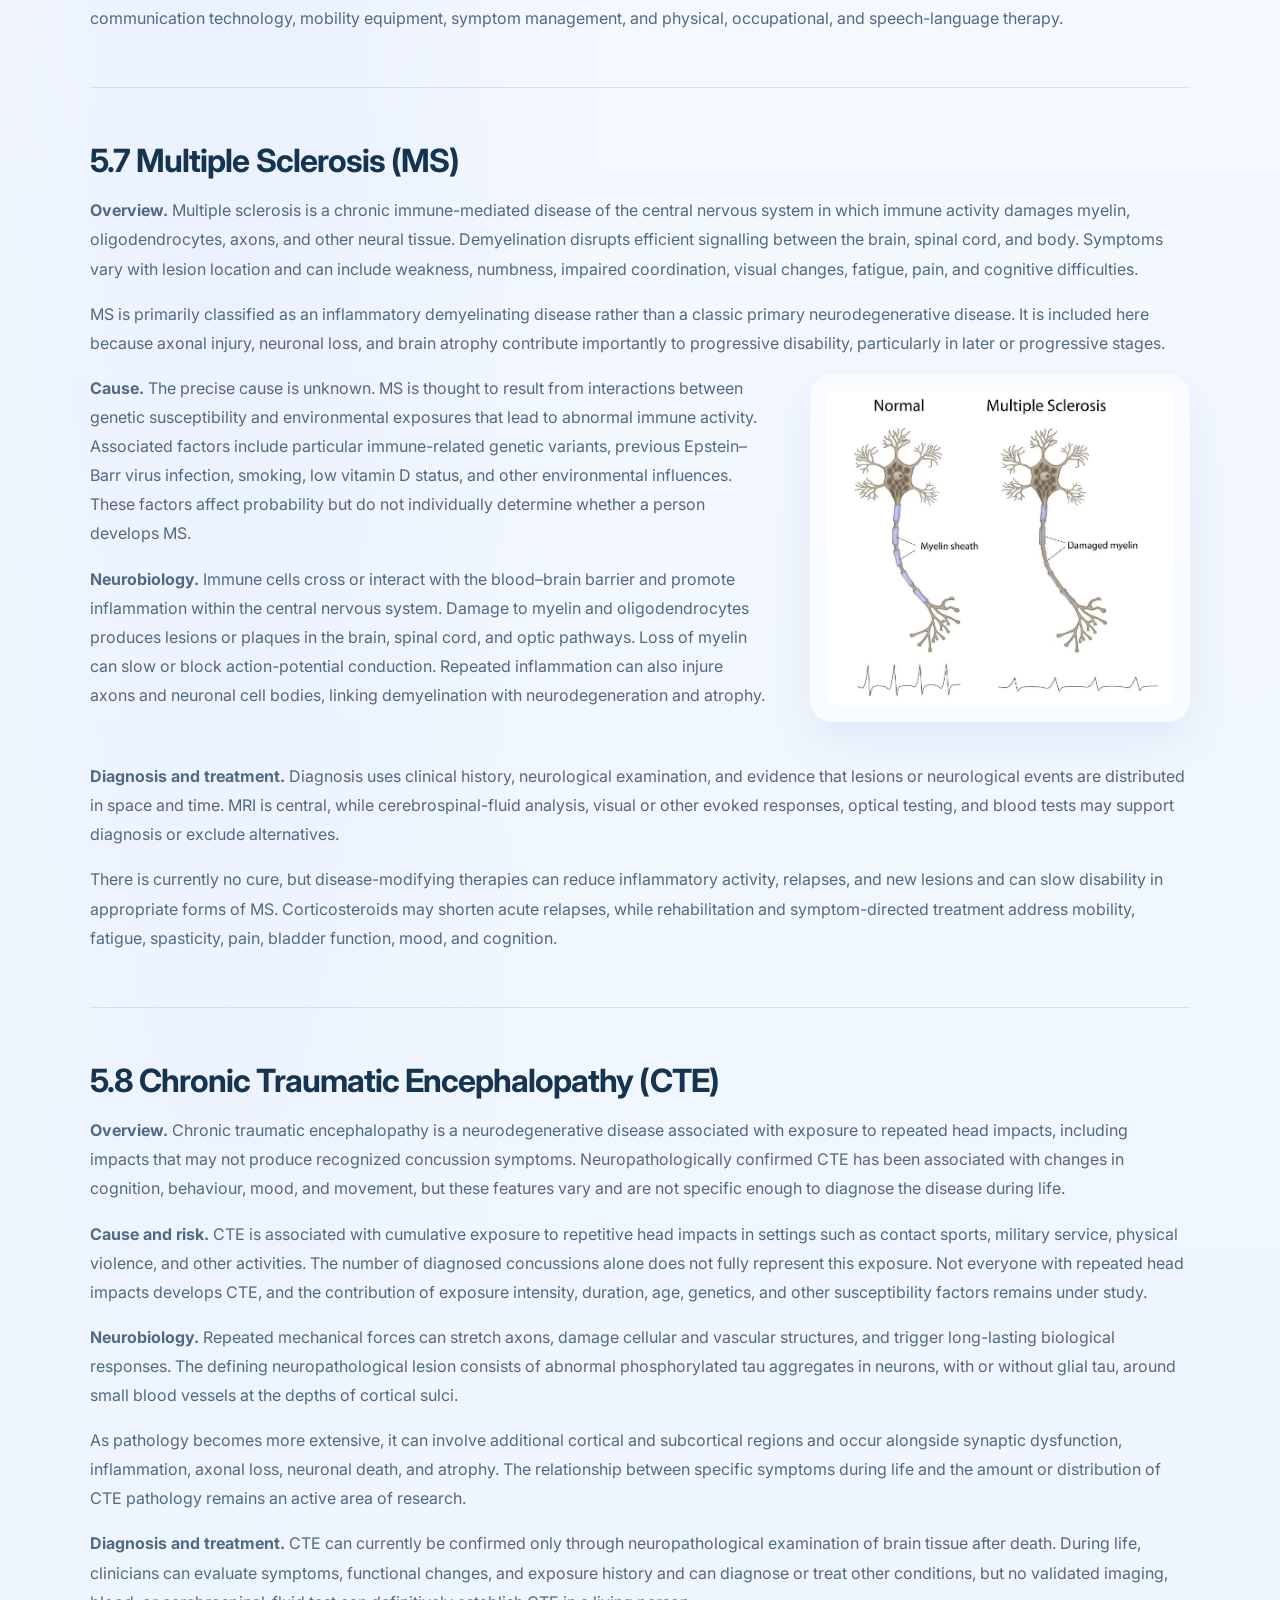
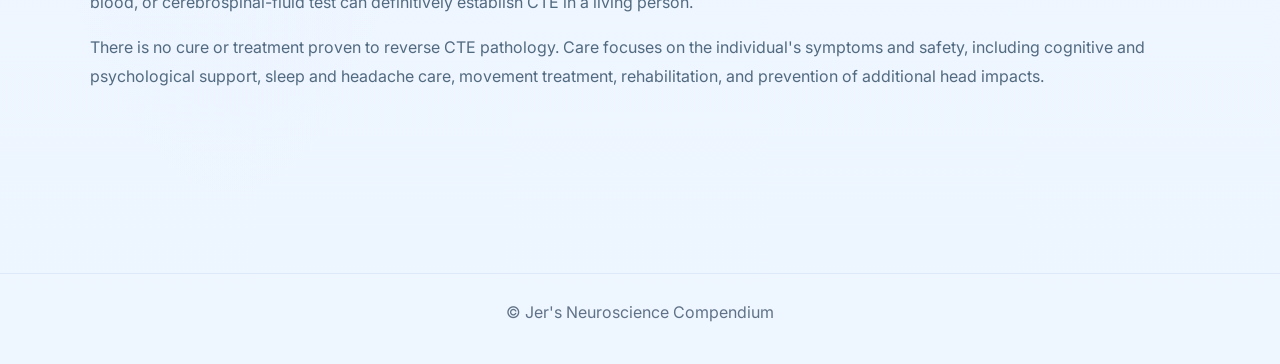
<file: pages/neurodegeneration.html>
<!doctype html>
<html lang="en">
<head>
  <meta charset="utf-8">
  <meta name="viewport" content="width=device-width, initial-scale=1">
  <title>Neurodegenerative Diseases &mdash; Jer's Neuroscience Compendium</title>
  <meta name="description" content="Neurodegenerative diseases, their cellular mechanisms, diagnosis, and treatment.">
  <link rel="stylesheet" href="../css/styles.css">
  <link href="https://fonts.googleapis.com/css2?family=Inter:wght@300;400;600;700;800&family=Merriweather:wght@400;700&display=swap" rel="stylesheet">
</head>
<body class="topic-page" data-topic="neurodegeneration">
  <header class="topic-header" data-topic-header></header>

  <main class="topic-main">
    <header class="topic-hero">
      <p class="topic-hero__eyebrow">Disease mechanisms</p>
      <h1>Neurodegenerative Diseases</h1>
      <p class="topic-hero__lede">A guide to progressive nervous-system diseases, the cells and circuits they affect, and the mechanisms that drive their development.</p>
    </header>

    <article class="topic-content">
      <section class="topic-section topic-section--overview" id="overview">
        <p class="topic-section__label">01 &middot; Orientation</p>
        <h2>5.1 Overview</h2>
        <div class="topic-prose">
          <p>Neurodegenerative diseases are a group of disorders characterized by the progressive dysfunction, deterioration, and loss of neurons within the nervous system. Unlike many neurological or psychiatric conditions that can alter brain function, development, or signalling without widespread neuronal loss, these diseases are defined by gradual degeneration within particular cell populations, pathways, or brain regions.</p>
          <p>They typically develop over time and cause worsening impairments in movement, memory, cognition, behaviour, or other neurological functions. Although each disease affects different cells and circuits, many share mechanisms such as abnormal protein accumulation, impaired protein clearance, mitochondrial dysfunction, oxidative stress, excitotoxicity, disrupted axonal transport, and neuroinflammation.</p>
          <p>The causes are complex and often involve interactions among genetic, environmental, and biological factors. Some diseases are strongly associated with inherited mutations, while others arise through a combination of aging, genetic susceptibility, environmental exposures, and cellular changes accumulated across the lifespan. Aging is a major risk factor because damage can accumulate while systems that maintain neuronal health become less effective.</p>
          <p>Advances in neuroscience have improved diagnosis and produced treatments that manage symptoms or modify aspects of progression in selected diseases. However, neurodegenerative conditions remain difficult to treat, and many currently have no cure.</p>
        </div>
      </section>

      <section class="topic-section" id="glossary">
        <p class="topic-section__label">02 &middot; Reference</p>
        <h2>5.2 Neurodegenerative Diseases Glossary</h2>
        <p class="topic-section__intro">Terms used to describe disease mechanisms, population patterns, progression, and clinical care.</p>
        <dl class="glossary-list">
          <div id="diagnosis">
            <dt>Diagnosis</dt>
            <dd>The process of identifying which illness or condition best explains a person's presentation.</dd>
          </div>
          <div id="etiology">
            <dt>Etiology</dt>
            <dd>The causes or origins of a disease.</dd>
          </div>
          <div id="pathology">
            <dt>Pathology</dt>
            <dd>The physical, cellular, and molecular abnormalities produced by a disease&mdash;what has gone wrong.</dd>
          </div>
          <div id="pathophysiology">
            <dt>Pathophysiology</dt>
            <dd>The biological mechanisms through which a disease develops and produces dysfunction&mdash;how it goes wrong.</dd>
          </div>
          <div id="risk-factor">
            <dt>Risk factor</dt>
            <dd>A characteristic or exposure associated with an increased likelihood of developing a condition.</dd>
          </div>
          <div id="prevalence">
            <dt>Prevalence</dt>
            <dd>The proportion of a population living with a disease during a defined period.</dd>
          </div>
          <div id="incidence">
            <dt>Incidence</dt>
            <dd>The number of new cases that develop within a population over a defined period.</dd>
          </div>
          <div id="comorbidity">
            <dt>Comorbidity</dt>
            <dd>The presence of multiple diseases or health conditions in the same individual.</dd>
          </div>
          <div id="treatment">
            <dt>Treatment</dt>
            <dd>An intervention intended to reduce symptoms, improve function, or alter disease progression.</dd>
          </div>
          <div id="prognosis">
            <dt>Prognosis</dt>
            <dd>The expected course and outcome of a disease, including its likely progression and long-term effects.</dd>
          </div>
          <div id="neurodegeneration">
            <dt>Neurodegeneration</dt>
            <dd>The progressive dysfunction, deterioration, and loss of neurons, resulting in impaired nervous-system function.</dd>
          </div>
          <div id="atrophy">
            <dt>Atrophy</dt>
            <dd>The shrinkage or loss of brain tissue, often resulting from degeneration of neurons and their connections.</dd>
          </div>
          <div id="protein-aggregation">
            <dt>Protein aggregation</dt>
            <dd>The abnormal accumulation of misfolded or damaged proteins within or around cells, potentially disrupting cellular function.</dd>
          </div>
          <div id="oxidative-stress">
            <dt>Oxidative stress</dt>
            <dd>An imbalance between reactive oxygen species and the systems that neutralize them, potentially causing cellular damage.</dd>
          </div>
          <div id="excitotoxicity">
            <dt>Excitotoxicity</dt>
            <dd>Neuronal damage or death caused by excessive activation of excitatory receptors, particularly glutamate receptors.</dd>
          </div>
        </dl>
      </section>

      <section class="topic-subtopics" id="subtopics">
        <header>
          <p class="topic-section__label">03 &middot; Explore</p>
          <h2>Diseases and Mechanisms</h2>
          <p>Each disease is considered through its clinical presentation, causes, vulnerable cells and circuits, diagnosis, and current treatment.</p>
        </header>

        <div class="subtopic-list">
          <section class="subtopic-section" id="parkinsons-disease">
            <h3>5.3 Parkinson's Disease (PD)</h3>
            <p><strong>Overview.</strong> Parkinson's disease is a progressive neurodegenerative disorder of the central nervous system that prominently affects movement. Motor symptoms usually develop gradually and are often summarized by the mnemonic TRAP: resting <strong>t</strong>remor, <strong>r</strong>igidity, <strong>a</strong>kinesia or bradykinesia, and <strong>p</strong>ostural instability. Non-motor features can include sleep disturbance, depression, cognitive changes, reduced sense of smell, constipation, and other autonomic dysfunction.</p>
            <div class="topic-float-group">
              <figure class="topic-figure topic-figure--float-right topic-figure--portrait">
                <img src="../assets/images/direct-indirect-basal-ganglia-pathways.jpg" alt="Diagram of dopamine modulation within the direct and indirect basal ganglia pathways" width="326" height="482" loading="lazy" decoding="async">
              </figure>
              <p><strong>Cause.</strong> The exact cause is not fully understood. Most cases are sporadic, without one clearly identifiable inherited cause, although genetic variants can influence susceptibility and some mutations cause familial forms. Increasing age and environmental factors can also affect risk. The disease ultimately involves progressive degeneration across several neuronal populations, particularly dopaminergic neurons in the substantia nigra pars compacta (SNc).</p>
              <p><strong>Neurobiology.</strong> The SNc normally supplies dopamine to the striatum through the nigrostriatal pathway, helping regulate movement through the basal ganglia. As these neurons degenerate, striatal dopamine falls and disrupts the balance between basal-ganglia pathways.</p>
              <p>In a simplified circuit model, reduced dopamine weakens movement-facilitating direct-pathway activity and strengthens movement-suppressing indirect-pathway influence. This increases inhibitory output from the globus pallidus internus (GPi) to the thalamus, reduces thalamic excitation of the motor cortex, and makes movement harder to initiate and scale.</p>
              <p>Affected neurons can contain Lewy bodies and Lewy neurites enriched in misfolded <strong>alpha-synuclein</strong>. Alpha-synuclein aggregation is associated with neuronal dysfunction, but the precise relationship among aggregation, cellular injury, and disease progression remains under investigation.</p>
            </div>
            <p><strong>Diagnosis and treatment.</strong> Parkinson's disease is diagnosed primarily from symptoms, medical history, and neurological examination. Imaging or laboratory tests may support the assessment or help rule out other causes, but no single routine test establishes every case.</p>
            <p>There is currently no cure. Levodopa, usually combined with carbidopa, is the most effective medicine for many motor symptoms. Other medicines can stimulate dopamine receptors or change dopamine metabolism. Deep brain stimulation can regulate abnormal circuit activity in carefully selected people with medication-responsive but inadequately controlled motor symptoms; it treats symptoms rather than stopping neurodegeneration. Exercise, physiotherapy, occupational therapy, and speech-language therapy can also help maintain function and independence.</p>
          </section>

          <section class="subtopic-section" id="huntingtons-disease">
            <h3>5.4 Huntington's Disease (HD)</h3>
            <p><strong>Overview.</strong> Huntington's disease is a progressive neurodegenerative disorder affecting movement, cognition, and behaviour. It commonly produces chorea&mdash;rapid, irregular, involuntary movements&mdash;alongside cognitive decline and psychiatric or behavioural changes. Although excessive movement may be prominent earlier in the disease, later stages can also involve rigidity and reduced movement.</p>
            <div class="topic-float-group">
              <figure class="topic-figure topic-figure--float-right topic-figure--portrait">
                <img src="../assets/images/direct-indirect-basal-ganglia-pathways.jpg" alt="Diagram of dopamine modulation within the direct and indirect basal ganglia pathways" width="326" height="482" loading="lazy" decoding="async">
              </figure>
              <p><strong>Cause.</strong> Huntington's disease is caused by expansion of a CAG trinucleotide repeat in the <em>HTT</em> gene. The expanded repeat produces a harmful form of huntingtin protein through a toxic gain of function. Alleles with 40 or more repeats are generally fully penetrant, meaning disease is expected to develop if a person lives long enough, while some smaller expansions have reduced penetrance. Larger expansions are often associated with earlier onset.</p>
              <p>Huntington's disease is inherited in an autosomal-dominant pattern. Each child of an affected parent has a 50% chance of inheriting the disease-causing allele.</p>
              <p><strong>Neurobiology.</strong> A major early feature is degeneration of GABAergic medium spiny neurons in the striatum, particularly neurons contributing to the indirect basal-ganglia pathway. Their loss reduces inhibition of the globus pallidus externus and ultimately reduces inhibitory GPi output to the thalamus. Increased thalamic excitation of motor cortex contributes to excessive movement in the simplified early-stage circuit model.</p>
              <p>As degeneration spreads beyond motor circuits, networks involved in cognition, emotion, and behaviour are increasingly affected, producing the broader clinical features of the disease.</p>
            </div>
            <p><strong>Diagnosis and treatment.</strong> Genetic testing can identify the expanded CAG repeat, usually alongside neurological and clinical assessment. Predictive testing before symptoms requires careful informed consent and genetic counselling because of its medical, psychological, and family implications.</p>
            <p>There is currently no cure or treatment proven to stop the underlying degeneration. Medicines can help manage chorea, mood changes, and other symptoms, while physiotherapy, occupational therapy, speech-language therapy, nutritional support, and coordinated care can help preserve function and quality of life.</p>
          </section>

          <section class="subtopic-section" id="alzheimers-disease">
            <h3>5.5 Alzheimer's Disease (AD)</h3>
            <p><strong>Overview.</strong> Alzheimer's disease is a progressive neurodegenerative disorder and the most common cause of dementia. Dementia describes cognitive decline severe enough to interfere with everyday functioning and can result from several diseases. Alzheimer's disease often affects learning and memory early, then progressively impairs language, reasoning, attention, behaviour, orientation, and other cognitive functions.</p>
            <div class="topic-float-group">
              <figure class="topic-figure topic-figure--float-right">
                <img src="../assets/images/amyloid-plaques-tau-tangles.jpg" alt="Illustration comparing healthy neurons with Alzheimer's disease pathology including amyloid plaques and neurofibrillary tangles" width="450" height="334" loading="lazy" decoding="async">
              </figure>
              <p><strong>Cause.</strong> Alzheimer's disease has a multifactorial etiology involving genetic, biological, and environmental influences. Rare mutations in <em>APP</em>, <em>PSEN1</em>, or <em>PSEN2</em> can cause autosomal-dominant early-onset familial Alzheimer's disease. Most cases develop later in life through a more complex interaction of aging and susceptibility factors.</p>
              <p>The <em>APOE</em> &epsilon;4 allele is the most important common genetic risk factor for late-onset Alzheimer's disease, but it is neither necessary nor sufficient to cause the disease. Other associated factors include age, cardiovascular and metabolic health, traumatic brain injury, and aspects of environment and lifestyle. The precise cause of most cases remains incompletely understood.</p>
              <p><strong>Neurobiology.</strong> Two hallmark pathologies are extracellular <strong>amyloid-&beta; plaques</strong> and intracellular <strong>tau neurofibrillary tangles</strong>. Amyloid-&beta; accumulation can disrupt synaptic communication and promote inflammatory and cellular stress. Tau normally helps stabilize neuronal microtubules; abnormally modified tau can detach and aggregate, interfering with transport and other cellular functions.</p>
              <p>Pathological changes affect regions involved in learning and memory, including the hippocampus and surrounding medial temporal structures, before involving wider cortical networks. Synaptic dysfunction and neuronal loss eventually produce widespread atrophy and declining communication among brain regions.</p>
            </div>
            <p><strong>Diagnosis and treatment.</strong> Diagnosis combines clinical history, cognitive and functional assessment, neurological examination, and evaluation for alternative causes. When appropriate, cerebrospinal-fluid tests, blood-based biomarkers, PET imaging, or structural imaging can provide evidence related to amyloid, tau, neurodegeneration, or other pathology.</p>
            <p>Cholinesterase inhibitors and memantine can help manage cognitive or functional symptoms for some people. The anti-amyloid antibodies lecanemab and donanemab are disease-modifying options for appropriately selected people with early Alzheimer's disease and confirmed amyloid pathology. They can modestly slow decline but do not restore lost function or cure the disease, and they require careful assessment and MRI monitoring because of risks including amyloid-related imaging abnormalities involving brain swelling or bleeding.</p>
            <figure class="topic-figure topic-figure--compact topic-figure--centered">
              <img src="../assets/images/alzheimers-brain-atrophy.jpg" alt="Comparison of a healthy brain with an Alzheimer's disease brain showing cortical and hippocampal atrophy and enlarged ventricles" width="840" height="840" loading="lazy" decoding="async">
            </figure>
          </section>

          <section class="subtopic-section" id="als">
            <h3>5.6 Amyotrophic Lateral Sclerosis (ALS)</h3>
            <p><strong>Overview.</strong> Amyotrophic lateral sclerosis, also called Lou Gehrig's disease, is a progressive disorder that primarily affects motor neurons controlling voluntary muscles. As these cells degenerate, muscles receive less neural input, producing progressive weakness, fasciculations, and atrophy. ALS can eventually impair walking, speaking, swallowing, and breathing. The rate and pattern of progression vary considerably.</p>
            <p><strong>Cause.</strong> Most cases are sporadic, occurring without a clear family history, while a smaller proportion are familial. Genes associated with inherited ALS include <em>C9orf72</em>, <em>SOD1</em>, <em>TARDBP</em>, and <em>FUS</em>. The cause of most sporadic disease remains unknown and likely reflects interactions between genetic susceptibility and other factors. Risk increases with age, and symptoms usually begin in adulthood.</p>
            <p><strong>Neurobiology.</strong> ALS involves progressive degeneration of upper motor neurons in the brain and lower motor neurons in the brainstem and spinal cord. Upper motor neurons normally send commands from motor cortex toward lower motor neurons, which directly control skeletal muscle. Loss at both levels progressively disconnects muscles from effective voluntary control.</p>
            <p>Cellular mechanisms can include abnormal protein aggregation, impaired protein clearance, mitochondrial dysfunction, oxidative stress, disrupted RNA processing, impaired axonal transport, excitotoxicity, and neuroinflammation. The relative contribution of these mechanisms differs across genetic and sporadic forms.</p>
            <p><strong>Diagnosis and treatment.</strong> No single test definitively diagnoses every case. Assessment combines clinical progression and neurological examination with tests such as electromyography and nerve-conduction studies, while imaging, laboratory, genetic, or other investigations may exclude disorders with similar features.</p>
            <p>There is currently no cure. Riluzole and edaravone can slow progression or extend function or survival for some people, and gene-targeted treatment may be relevant to certain inherited forms. Multidisciplinary care is central and can include respiratory support, nutritional care, communication technology, mobility equipment, symptom management, and physical, occupational, and speech-language therapy.</p>
          </section>

          <section class="subtopic-section" id="multiple-sclerosis">
            <h3>5.7 Multiple Sclerosis (MS)</h3>
            <p><strong>Overview.</strong> Multiple sclerosis is a chronic immune-mediated disease of the central nervous system in which immune activity damages myelin, oligodendrocytes, axons, and other neural tissue. Demyelination disrupts efficient signalling between the brain, spinal cord, and body. Symptoms vary with lesion location and can include weakness, numbness, impaired coordination, visual changes, fatigue, pain, and cognitive difficulties.</p>
            <p>MS is primarily classified as an inflammatory demyelinating disease rather than a classic primary neurodegenerative disease. It is included here because axonal injury, neuronal loss, and brain atrophy contribute importantly to progressive disability, particularly in later or progressive stages.</p>
            <div class="topic-float-group">
              <figure class="topic-figure topic-figure--float-right">
                <img src="../assets/images/multiple-sclerosis.jpg" alt="Comparison of a normally myelinated neuron with a neuron showing myelin damage in multiple sclerosis" width="767" height="697" loading="lazy" decoding="async">
              </figure>
              <p><strong>Cause.</strong> The precise cause is unknown. MS is thought to result from interactions between genetic susceptibility and environmental exposures that lead to abnormal immune activity. Associated factors include particular immune-related genetic variants, previous Epstein&ndash;Barr virus infection, smoking, low vitamin D status, and other environmental influences. These factors affect probability but do not individually determine whether a person develops MS.</p>
              <p><strong>Neurobiology.</strong> Immune cells cross or interact with the blood&ndash;brain barrier and promote inflammation within the central nervous system. Damage to myelin and oligodendrocytes produces lesions or plaques in the brain, spinal cord, and optic pathways. Loss of myelin can slow or block action-potential conduction. Repeated inflammation can also injure axons and neuronal cell bodies, linking demyelination with neurodegeneration and atrophy.</p>
            </div>
            <p><strong>Diagnosis and treatment.</strong> Diagnosis uses clinical history, neurological examination, and evidence that lesions or neurological events are distributed in space and time. MRI is central, while cerebrospinal-fluid analysis, visual or other evoked responses, optical testing, and blood tests may support diagnosis or exclude alternatives.</p>
            <p>There is currently no cure, but disease-modifying therapies can reduce inflammatory activity, relapses, and new lesions and can slow disability in appropriate forms of MS. Corticosteroids may shorten acute relapses, while rehabilitation and symptom-directed treatment address mobility, fatigue, spasticity, pain, bladder function, mood, and cognition.</p>
          </section>

          <section class="subtopic-section" id="cte">
            <h3>5.8 Chronic Traumatic Encephalopathy (CTE)</h3>
            <p><strong>Overview.</strong> Chronic traumatic encephalopathy is a neurodegenerative disease associated with exposure to repeated head impacts, including impacts that may not produce recognized concussion symptoms. Neuropathologically confirmed CTE has been associated with changes in cognition, behaviour, mood, and movement, but these features vary and are not specific enough to diagnose the disease during life.</p>
            <p><strong>Cause and risk.</strong> CTE is associated with cumulative exposure to repetitive head impacts in settings such as contact sports, military service, physical violence, and other activities. The number of diagnosed concussions alone does not fully represent this exposure. Not everyone with repeated head impacts develops CTE, and the contribution of exposure intensity, duration, age, genetics, and other susceptibility factors remains under study.</p>
            <p><strong>Neurobiology.</strong> Repeated mechanical forces can stretch axons, damage cellular and vascular structures, and trigger long-lasting biological responses. The defining neuropathological lesion consists of abnormal phosphorylated tau aggregates in neurons, with or without glial tau, around small blood vessels at the depths of cortical sulci.</p>
            <p>As pathology becomes more extensive, it can involve additional cortical and subcortical regions and occur alongside synaptic dysfunction, inflammation, axonal loss, neuronal death, and atrophy. The relationship between specific symptoms during life and the amount or distribution of CTE pathology remains an active area of research.</p>
            <p><strong>Diagnosis and treatment.</strong> CTE can currently be confirmed only through neuropathological examination of brain tissue after death. During life, clinicians can evaluate symptoms, functional changes, and exposure history and can diagnose or treat other conditions, but no validated imaging, blood, or cerebrospinal-fluid test can definitively establish CTE in a living person.</p>
            <p>There is no cure or treatment proven to reverse CTE pathology. Care focuses on the individual's symptoms and safety, including cognitive and psychological support, sleep and headache care, movement treatment, rehabilitation, and prevention of additional head impacts.</p>
          </section>
        </div>
      </section>
    </article>
  </main>

  <footer class="site-footer"><div class="container"><p>&copy; Jer's Neuroscience Compendium</p></div></footer>
  <script src="../js/main.js"></script>
</body>
</html>
</file>
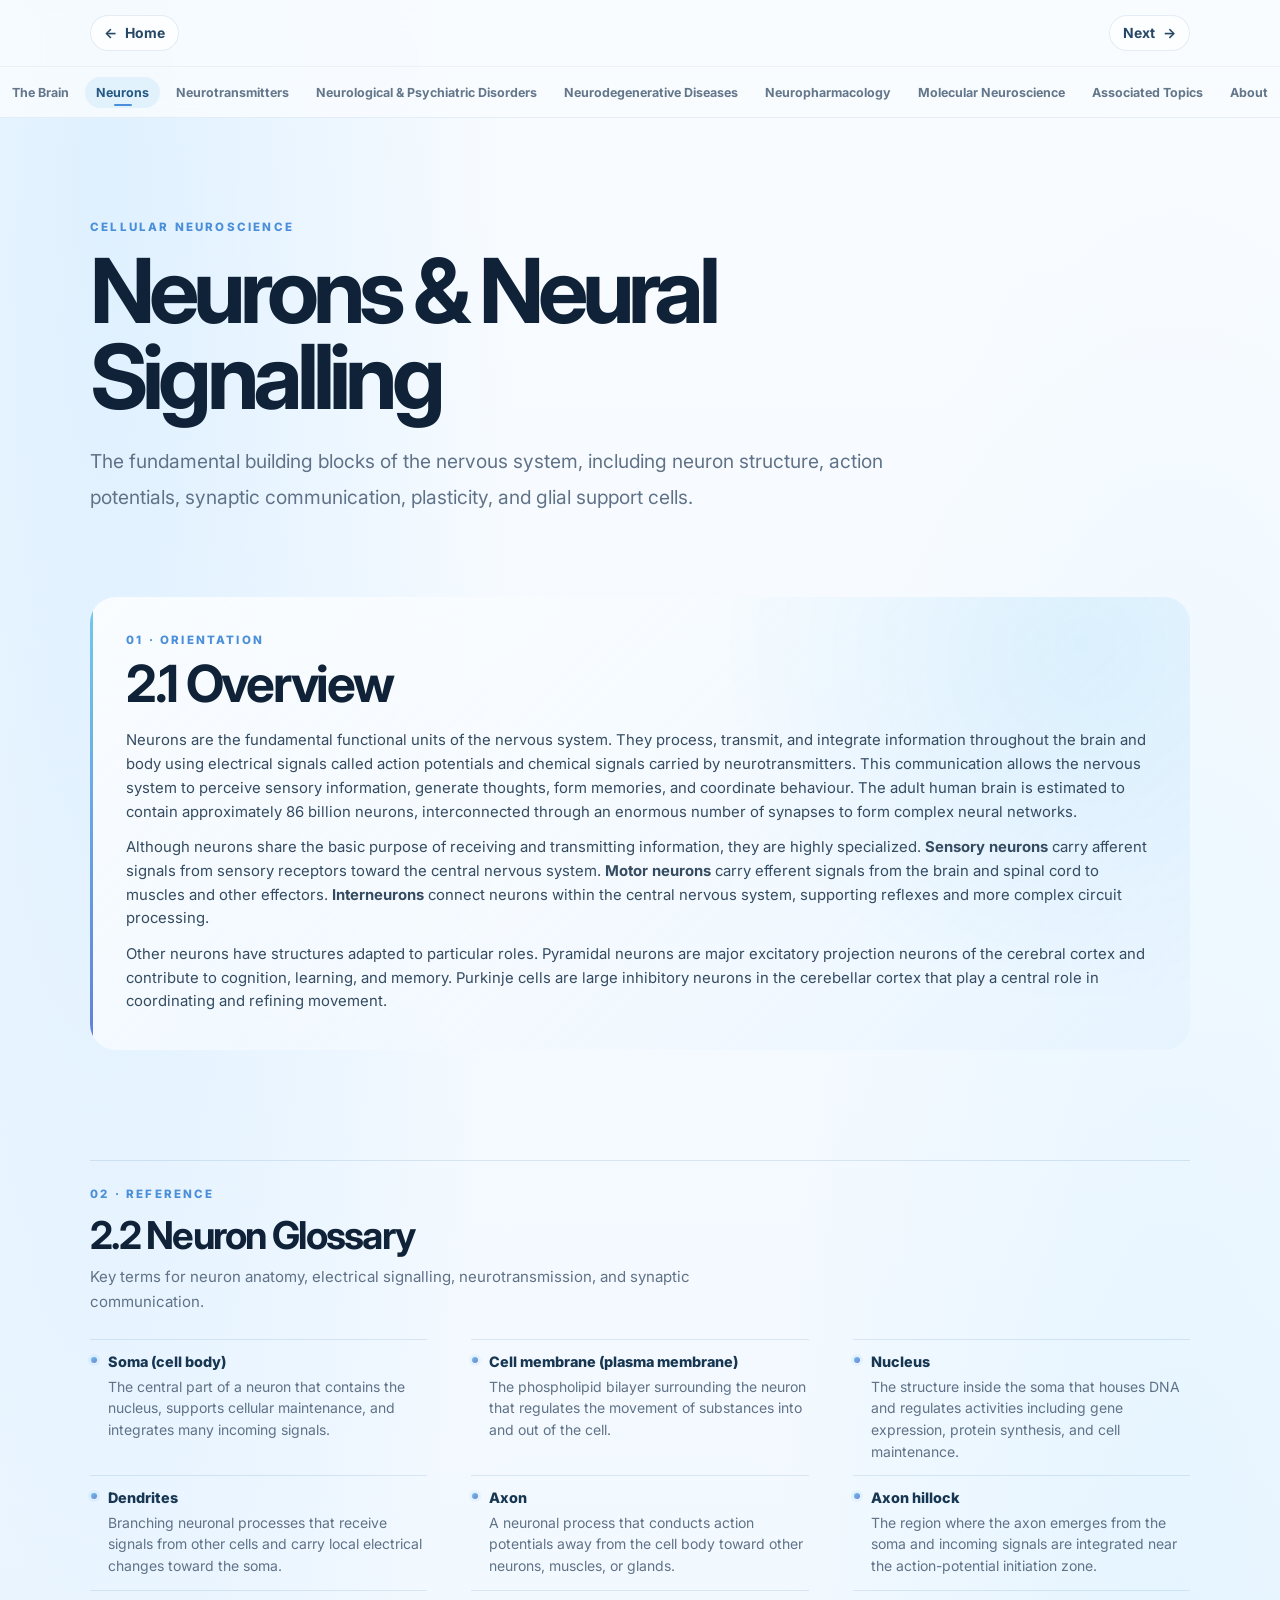
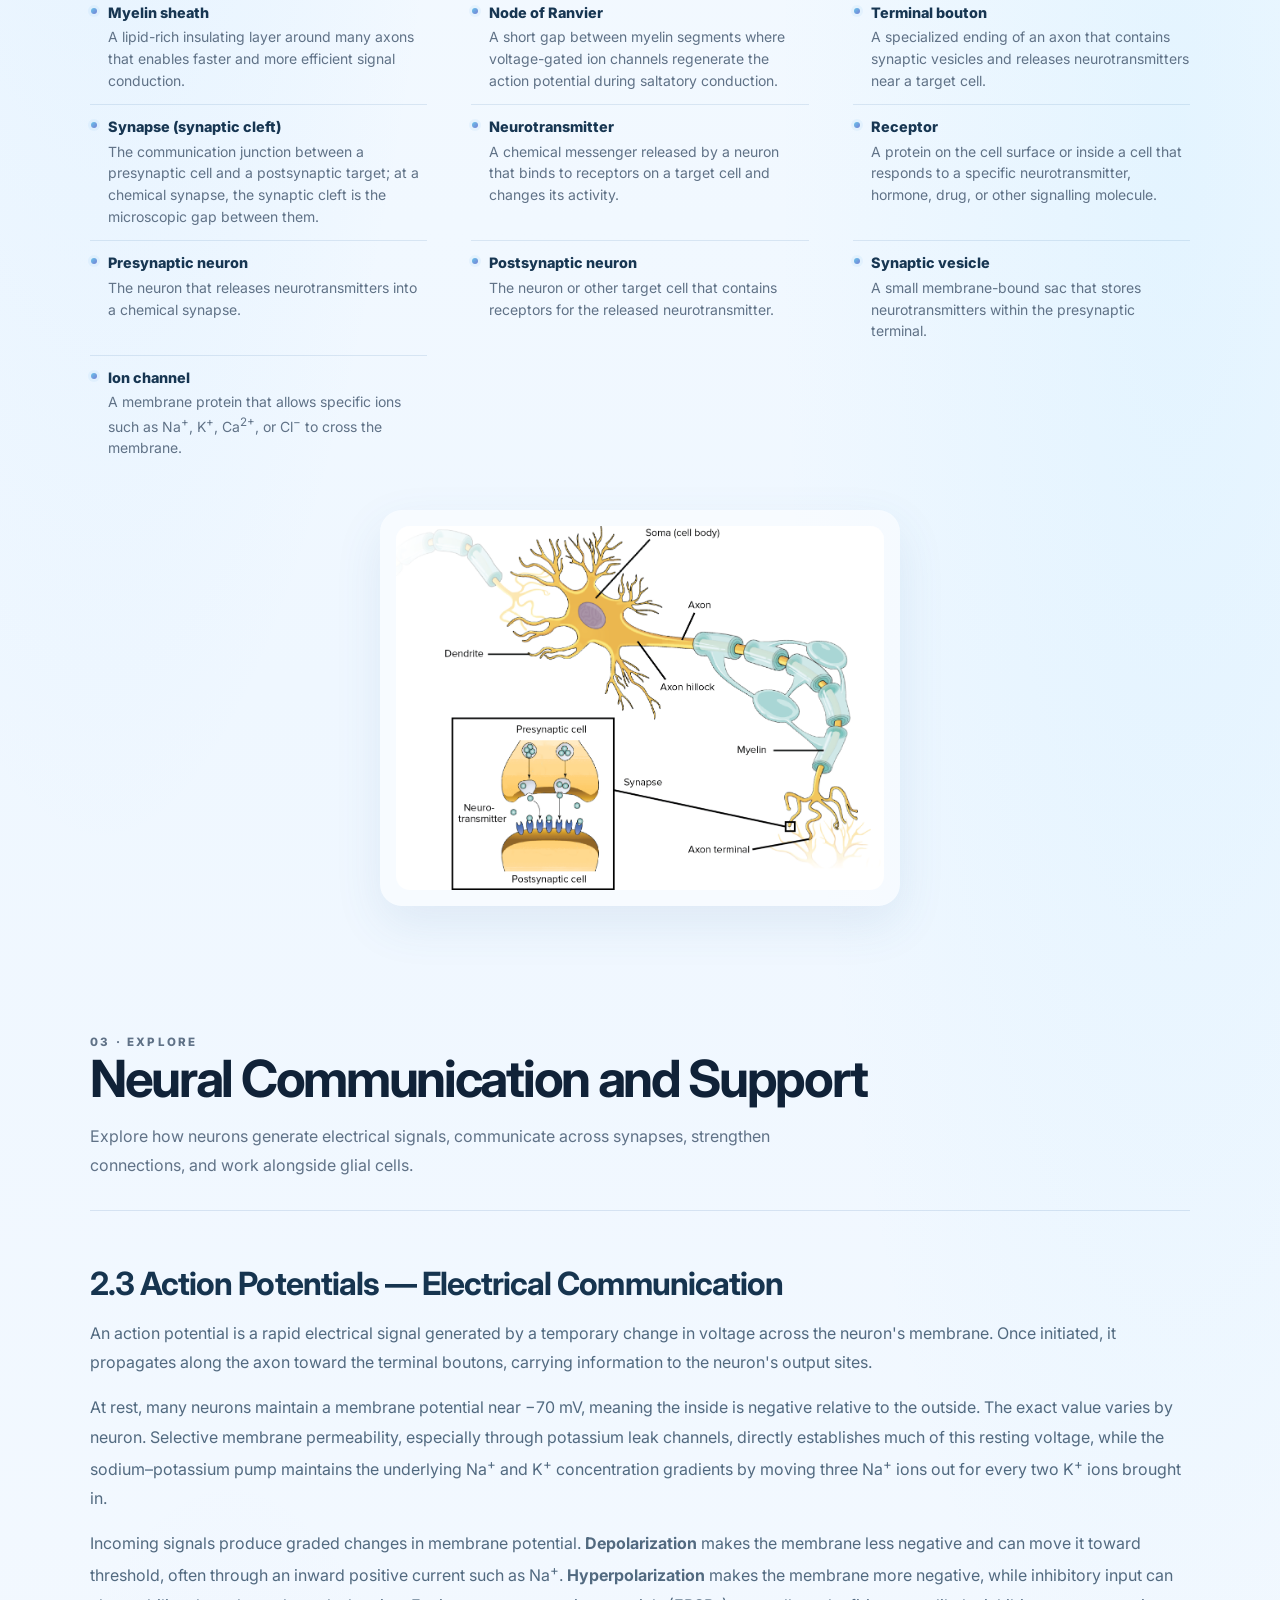
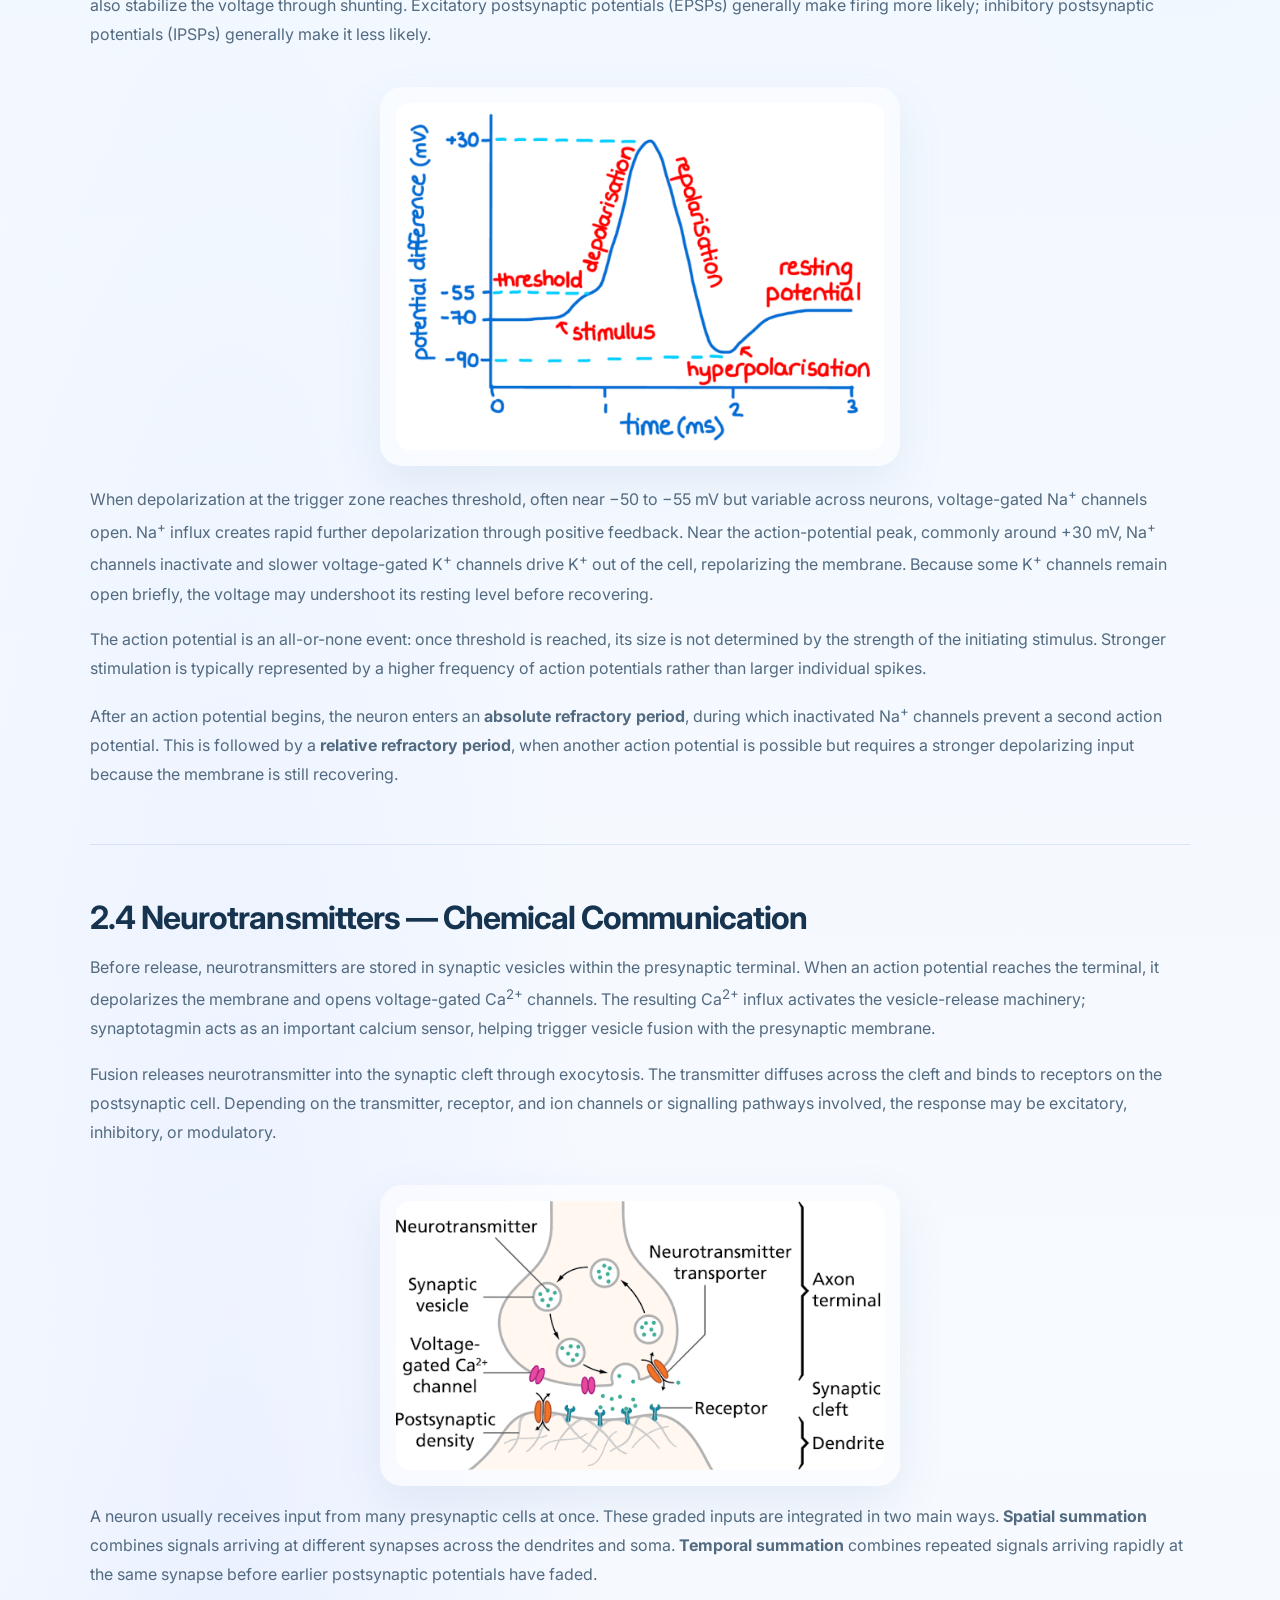
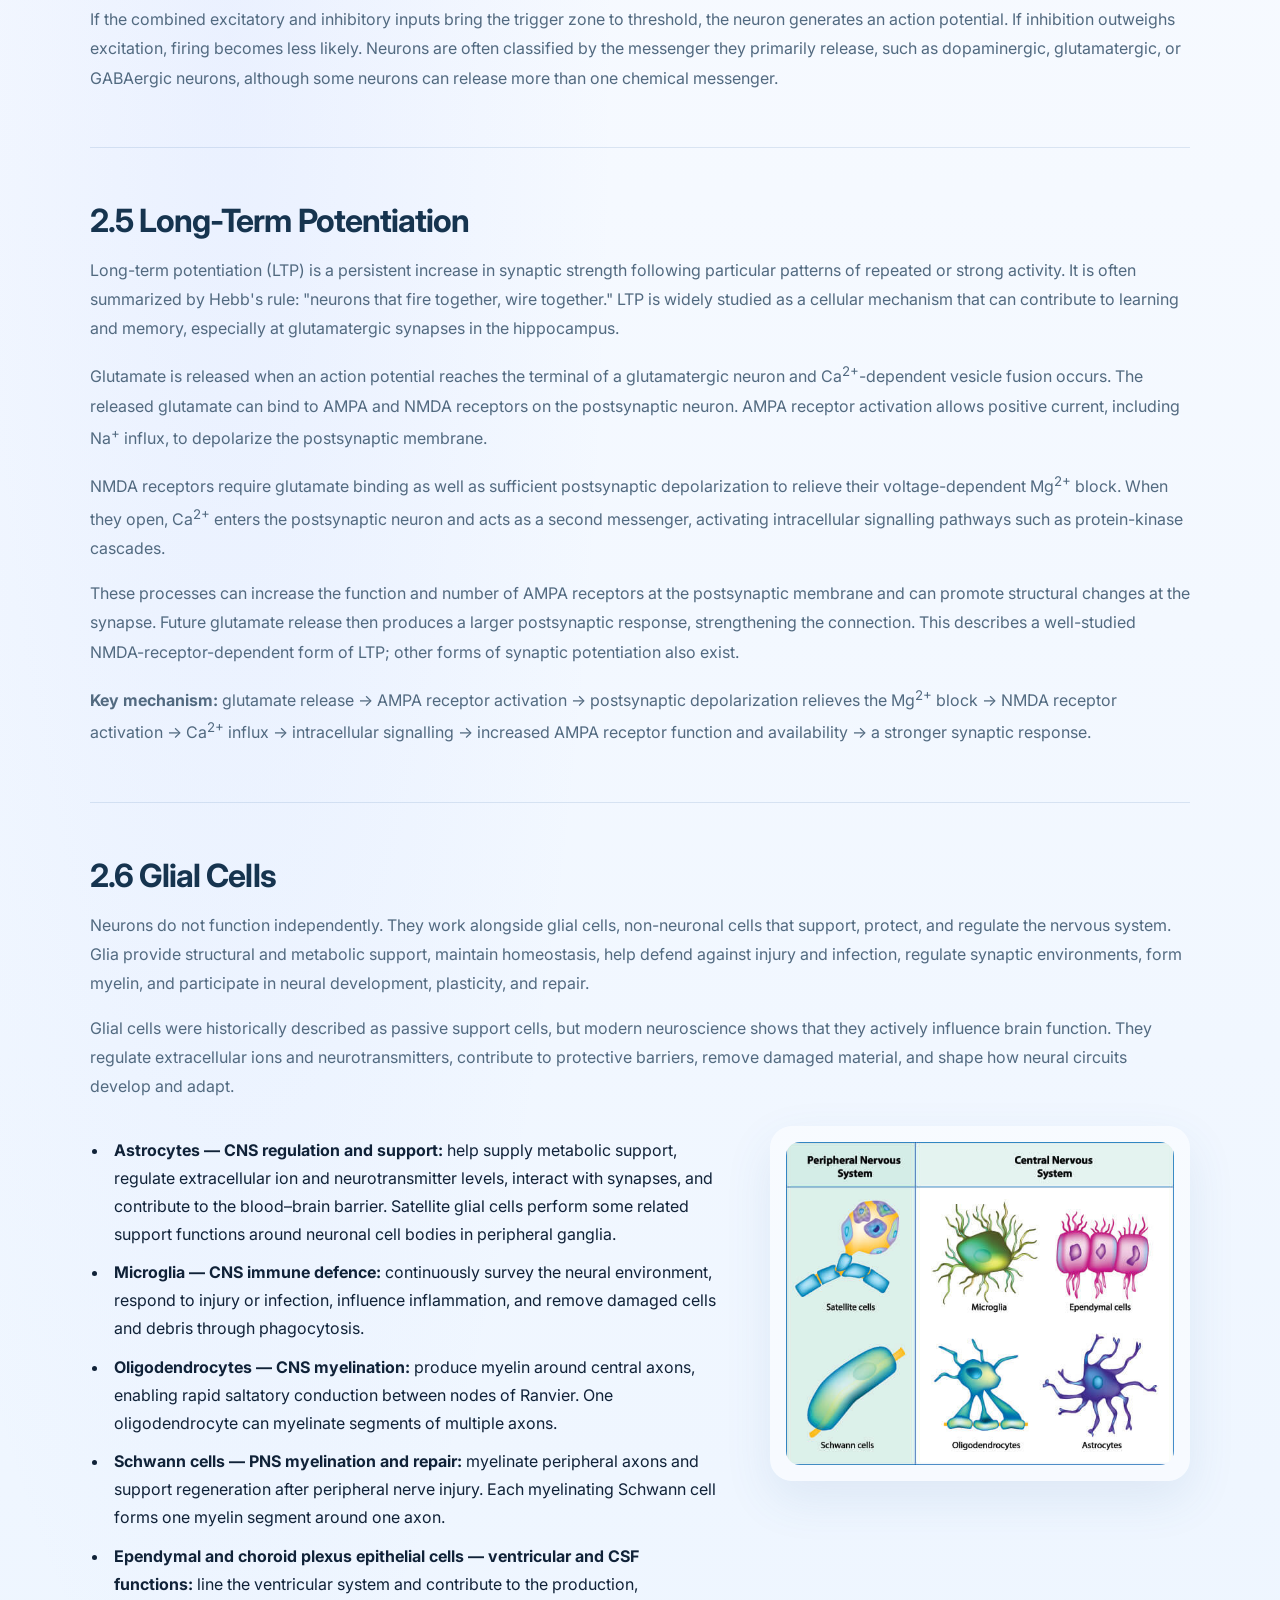
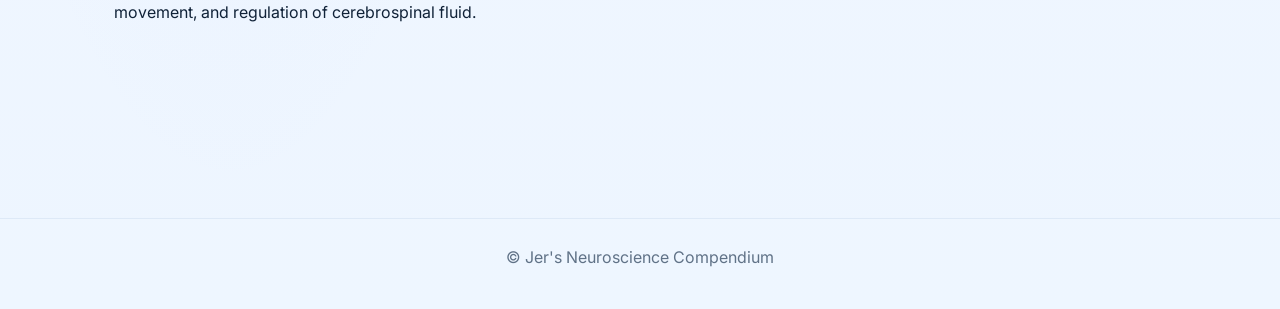
<file: pages/neurons.html>
<!doctype html>
<html lang="en">
<head>
  <meta charset="utf-8">
  <meta name="viewport" content="width=device-width, initial-scale=1">
  <title>Neurons &amp; Neural Signalling &mdash; Jer's Neuroscience Compendium</title>
  <meta name="description" content="Neuron anatomy, action potentials, synaptic transmission, plasticity, and glial cells.">
  <link rel="stylesheet" href="../css/styles.css">
  <link href="https://fonts.googleapis.com/css2?family=Inter:wght@300;400;600;700;800&family=Merriweather:wght@400;700&display=swap" rel="stylesheet">
</head>
<body class="topic-page" data-topic="neurons">
  <header class="topic-header" data-topic-header></header>

  <main class="topic-main">
    <header class="topic-hero">
      <p class="topic-hero__eyebrow">Cellular neuroscience</p>
      <h1>Neurons &amp; Neural Signalling</h1>
      <p class="topic-hero__lede">The fundamental building blocks of the nervous system, including neuron structure, action potentials, synaptic communication, plasticity, and glial support cells.</p>
    </header>

    <article class="topic-content">
      <section class="topic-section topic-section--overview" id="overview">
        <p class="topic-section__label">01 &middot; Orientation</p>
        <h2>2.1 Overview</h2>
        <div class="topic-prose">
          <p>Neurons are the fundamental functional units of the nervous system. They process, transmit, and integrate information throughout the brain and body using electrical signals called action potentials and chemical signals carried by neurotransmitters. This communication allows the nervous system to perceive sensory information, generate thoughts, form memories, and coordinate behaviour. The adult human brain is estimated to contain approximately 86 billion neurons, interconnected through an enormous number of synapses to form complex neural networks.</p>
          <p>Although neurons share the basic purpose of receiving and transmitting information, they are highly specialized. <strong>Sensory neurons</strong> carry afferent signals from sensory receptors toward the central nervous system. <strong>Motor neurons</strong> carry efferent signals from the brain and spinal cord to muscles and other effectors. <strong>Interneurons</strong> connect neurons within the central nervous system, supporting reflexes and more complex circuit processing.</p>
          <p>Other neurons have structures adapted to particular roles. Pyramidal neurons are major excitatory projection neurons of the cerebral cortex and contribute to cognition, learning, and memory. Purkinje cells are large inhibitory neurons in the cerebellar cortex that play a central role in coordinating and refining movement.</p>
        </div>
      </section>

      <section class="topic-section" id="glossary">
        <p class="topic-section__label">02 &middot; Reference</p>
        <h2>2.2 Neuron Glossary</h2>
        <p class="topic-section__intro">Key terms for neuron anatomy, electrical signalling, neurotransmission, and synaptic communication.</p>
        <dl class="glossary-list">
          <div id="soma">
            <dt>Soma (cell body)</dt>
            <dd>The central part of a neuron that contains the nucleus, supports cellular maintenance, and integrates many incoming signals.</dd>
          </div>
          <div id="membrane">
            <dt>Cell membrane (plasma membrane)</dt>
            <dd>The phospholipid bilayer surrounding the neuron that regulates the movement of substances into and out of the cell.</dd>
          </div>
          <div id="nucleus">
            <dt>Nucleus</dt>
            <dd>The structure inside the soma that houses DNA and regulates activities including gene expression, protein synthesis, and cell maintenance.</dd>
          </div>
          <div id="dendrites">
            <dt>Dendrites</dt>
            <dd>Branching neuronal processes that receive signals from other cells and carry local electrical changes toward the soma.</dd>
          </div>
          <div id="axon">
            <dt>Axon</dt>
            <dd>A neuronal process that conducts action potentials away from the cell body toward other neurons, muscles, or glands.</dd>
          </div>
          <div id="axon-hillock">
            <dt>Axon hillock</dt>
            <dd>The region where the axon emerges from the soma and incoming signals are integrated near the action-potential initiation zone.</dd>
          </div>
          <div id="myelin">
            <dt>Myelin sheath</dt>
            <dd>A lipid-rich insulating layer around many axons that enables faster and more efficient signal conduction.</dd>
          </div>
          <div id="ranvier">
            <dt>Node of Ranvier</dt>
            <dd>A short gap between myelin segments where voltage-gated ion channels regenerate the action potential during saltatory conduction.</dd>
          </div>
          <div id="bouton">
            <dt>Terminal bouton</dt>
            <dd>A specialized ending of an axon that contains synaptic vesicles and releases neurotransmitters near a target cell.</dd>
          </div>
          <div id="synapse">
            <dt>Synapse (synaptic cleft)</dt>
            <dd>The communication junction between a presynaptic cell and a postsynaptic target; at a chemical synapse, the synaptic cleft is the microscopic gap between them.</dd>
          </div>
          <div id="neurotransmitter">
            <dt>Neurotransmitter</dt>
            <dd>A chemical messenger released by a neuron that binds to receptors on a target cell and changes its activity.</dd>
          </div>
          <div id="receptor">
            <dt>Receptor</dt>
            <dd>A protein on the cell surface or inside a cell that responds to a specific neurotransmitter, hormone, drug, or other signalling molecule.</dd>
          </div>
          <div id="presynaptic">
            <dt>Presynaptic neuron</dt>
            <dd>The neuron that releases neurotransmitters into a chemical synapse.</dd>
          </div>
          <div id="postsynaptic">
            <dt>Postsynaptic neuron</dt>
            <dd>The neuron or other target cell that contains receptors for the released neurotransmitter.</dd>
          </div>
          <div id="vesicle">
            <dt>Synaptic vesicle</dt>
            <dd>A small membrane-bound sac that stores neurotransmitters within the presynaptic terminal.</dd>
          </div>
          <div id="ion-channel">
            <dt>Ion channel</dt>
            <dd>A membrane protein that allows specific ions such as Na<sup>+</sup>, K<sup>+</sup>, Ca<sup>2+</sup>, or Cl<sup>&minus;</sup> to cross the membrane.</dd>
          </div>
        </dl>
        <figure class="topic-figure topic-figure--compact topic-figure--centered">
          <img src="../assets/images/neuron-glossary.png" alt="Labelled neuron showing the dendrites, soma, axon hillock, axon, myelin, axon terminal, and synapse" width="2382" height="1775" loading="lazy" decoding="async">
        </figure>
      </section>

      <section class="topic-subtopics" id="subtopics">
        <header>
          <p class="topic-section__label">03 &middot; Explore</p>
          <h2>Neural Communication and Support</h2>
          <p>Explore how neurons generate electrical signals, communicate across synapses, strengthen connections, and work alongside glial cells.</p>
        </header>

        <div class="subtopic-list">
          <section class="subtopic-section" id="action-potentials">
            <h3>2.3 Action Potentials &mdash; Electrical Communication</h3>
            <p>An action potential is a rapid electrical signal generated by a temporary change in voltage across the neuron's membrane. Once initiated, it propagates along the axon toward the terminal boutons, carrying information to the neuron's output sites.</p>
            <p>At rest, many neurons maintain a membrane potential near &minus;70 mV, meaning the inside is negative relative to the outside. The exact value varies by neuron. Selective membrane permeability, especially through potassium leak channels, directly establishes much of this resting voltage, while the sodium&ndash;potassium pump maintains the underlying Na<sup>+</sup> and K<sup>+</sup> concentration gradients by moving three Na<sup>+</sup> ions out for every two K<sup>+</sup> ions brought in.</p>
            <p>Incoming signals produce graded changes in membrane potential. <strong>Depolarization</strong> makes the membrane less negative and can move it toward threshold, often through an inward positive current such as Na<sup>+</sup>. <strong>Hyperpolarization</strong> makes the membrane more negative, while inhibitory input can also stabilize the voltage through shunting. Excitatory postsynaptic potentials (EPSPs) generally make firing more likely; inhibitory postsynaptic potentials (IPSPs) generally make it less likely.</p>
            <figure class="topic-figure topic-figure--compact topic-figure--centered">
              <img src="../assets/images/action-potential-electrical-communication.png" alt="Graph of an action potential showing resting potential, threshold, depolarization, repolarization, and hyperpolarization over time" width="593" height="422" loading="lazy" decoding="async">
            </figure>
            <p>When depolarization at the trigger zone reaches threshold, often near &minus;50 to &minus;55 mV but variable across neurons, voltage-gated Na<sup>+</sup> channels open. Na<sup>+</sup> influx creates rapid further depolarization through positive feedback. Near the action-potential peak, commonly around +30 mV, Na<sup>+</sup> channels inactivate and slower voltage-gated K<sup>+</sup> channels drive K<sup>+</sup> out of the cell, repolarizing the membrane. Because some K<sup>+</sup> channels remain open briefly, the voltage may undershoot its resting level before recovering.</p>
            <p>The action potential is an all-or-none event: once threshold is reached, its size is not determined by the strength of the initiating stimulus. Stronger stimulation is typically represented by a higher frequency of action potentials rather than larger individual spikes.</p>
            <p>After an action potential begins, the neuron enters an <strong>absolute refractory period</strong>, during which inactivated Na<sup>+</sup> channels prevent a second action potential. This is followed by a <strong>relative refractory period</strong>, when another action potential is possible but requires a stronger depolarizing input because the membrane is still recovering.</p>
          </section>

          <section class="subtopic-section" id="chemical-communication">
            <h3>2.4 Neurotransmitters &mdash; Chemical Communication</h3>
            <p>Before release, neurotransmitters are stored in synaptic vesicles within the presynaptic terminal. When an action potential reaches the terminal, it depolarizes the membrane and opens voltage-gated Ca<sup>2+</sup> channels. The resulting Ca<sup>2+</sup> influx activates the vesicle-release machinery; synaptotagmin acts as an important calcium sensor, helping trigger vesicle fusion with the presynaptic membrane.</p>
            <p>Fusion releases neurotransmitter into the synaptic cleft through exocytosis. The transmitter diffuses across the cleft and binds to receptors on the postsynaptic cell. Depending on the transmitter, receptor, and ion channels or signalling pathways involved, the response may be excitatory, inhibitory, or modulatory.</p>
            <figure class="topic-figure topic-figure--compact topic-figure--centered">
              <img src="../assets/images/neurotransmitter-chemical-communication.png" alt="Chemical synapse showing synaptic vesicles, calcium channels, neurotransmitter release, postsynaptic receptors, and a neurotransmitter transporter" width="602" height="332" loading="lazy" decoding="async">
            </figure>
            <p>A neuron usually receives input from many presynaptic cells at once. These graded inputs are integrated in two main ways. <strong>Spatial summation</strong> combines signals arriving at different synapses across the dendrites and soma. <strong>Temporal summation</strong> combines repeated signals arriving rapidly at the same synapse before earlier postsynaptic potentials have faded.</p>
            <p>If the combined excitatory and inhibitory inputs bring the trigger zone to threshold, the neuron generates an action potential. If inhibition outweighs excitation, firing becomes less likely. Neurons are often classified by the messenger they primarily release, such as dopaminergic, glutamatergic, or GABAergic neurons, although some neurons can release more than one chemical messenger.</p>
          </section>

          <section class="subtopic-section" id="long-term-potentiation">
            <h3>2.5 Long-Term Potentiation</h3>
            <p>Long-term potentiation (LTP) is a persistent increase in synaptic strength following particular patterns of repeated or strong activity. It is often summarized by Hebb's rule: "neurons that fire together, wire together." LTP is widely studied as a cellular mechanism that can contribute to learning and memory, especially at glutamatergic synapses in the hippocampus.</p>
            <p>Glutamate is released when an action potential reaches the terminal of a glutamatergic neuron and Ca<sup>2+</sup>-dependent vesicle fusion occurs. The released glutamate can bind to AMPA and NMDA receptors on the postsynaptic neuron. AMPA receptor activation allows positive current, including Na<sup>+</sup> influx, to depolarize the postsynaptic membrane.</p>
            <p>NMDA receptors require glutamate binding as well as sufficient postsynaptic depolarization to relieve their voltage-dependent Mg<sup>2+</sup> block. When they open, Ca<sup>2+</sup> enters the postsynaptic neuron and acts as a second messenger, activating intracellular signalling pathways such as protein-kinase cascades.</p>
            <p>These processes can increase the function and number of AMPA receptors at the postsynaptic membrane and can promote structural changes at the synapse. Future glutamate release then produces a larger postsynaptic response, strengthening the connection. This describes a well-studied NMDA-receptor-dependent form of LTP; other forms of synaptic potentiation also exist.</p>
            <p><strong>Key mechanism:</strong> glutamate release &rarr; AMPA receptor activation &rarr; postsynaptic depolarization relieves the Mg<sup>2+</sup> block &rarr; NMDA receptor activation &rarr; Ca<sup>2+</sup> influx &rarr; intracellular signalling &rarr; increased AMPA receptor function and availability &rarr; a stronger synaptic response.</p>
          </section>

          <section class="subtopic-section" id="glial-cells">
            <h3>2.6 Glial Cells</h3>
            <p>Neurons do not function independently. They work alongside glial cells, non-neuronal cells that support, protect, and regulate the nervous system. Glia provide structural and metabolic support, maintain homeostasis, help defend against injury and infection, regulate synaptic environments, form myelin, and participate in neural development, plasticity, and repair.</p>
            <p>Glial cells were historically described as passive support cells, but modern neuroscience shows that they actively influence brain function. They regulate extracellular ions and neurotransmitters, contribute to protective barriers, remove damaged material, and shape how neural circuits develop and adapt.</p>
            <div class="glial-cell-layout">
              <ul>
                <li><strong>Astrocytes &mdash; CNS regulation and support:</strong> help supply metabolic support, regulate extracellular ion and neurotransmitter levels, interact with synapses, and contribute to the blood&ndash;brain barrier. Satellite glial cells perform some related support functions around neuronal cell bodies in peripheral ganglia.</li>
                <li><strong>Microglia &mdash; CNS immune defence:</strong> continuously survey the neural environment, respond to injury or infection, influence inflammation, and remove damaged cells and debris through phagocytosis.</li>
                <li><strong>Oligodendrocytes &mdash; CNS myelination:</strong> produce myelin around central axons, enabling rapid saltatory conduction between nodes of Ranvier. One oligodendrocyte can myelinate segments of multiple axons.</li>
                <li><strong>Schwann cells &mdash; PNS myelination and repair:</strong> myelinate peripheral axons and support regeneration after peripheral nerve injury. Each myelinating Schwann cell forms one myelin segment around one axon.</li>
                <li><strong>Ependymal and choroid plexus epithelial cells &mdash; ventricular and CSF functions:</strong> line the ventricular system and contribute to the production, movement, and regulation of cerebrospinal fluid.</li>
              </ul>
              <figure class="topic-figure glial-cell-layout__figure">
                <img src="../assets/images/glial-cells.jpg" alt="Illustration comparing peripheral satellite and Schwann cells with central microglia, ependymal cells, oligodendrocytes, and astrocytes" width="600" height="500" loading="lazy" decoding="async">
              </figure>
            </div>
          </section>
        </div>
      </section>
    </article>
  </main>

  <footer class="site-footer"><div class="container"><p>&copy; Jer's Neuroscience Compendium</p></div></footer>
  <script src="../js/main.js"></script>
</body>
</html>
</file>
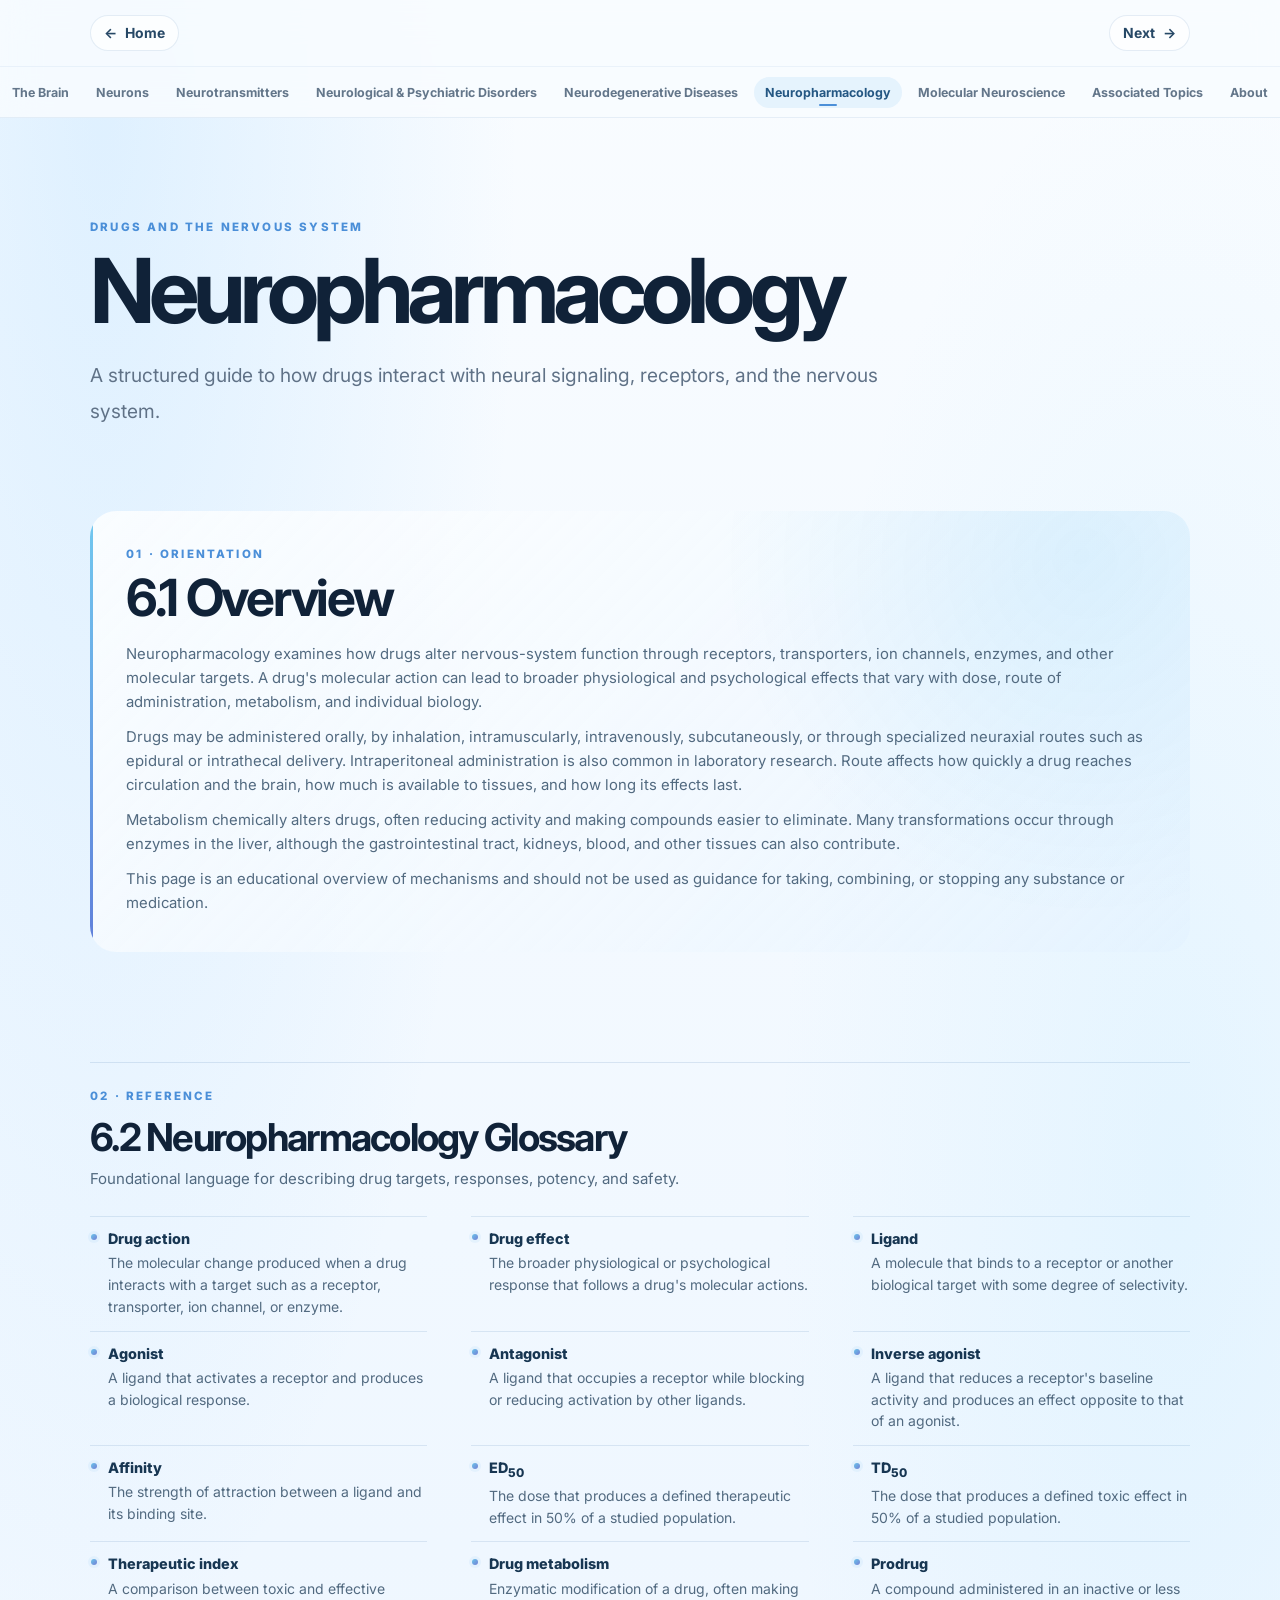
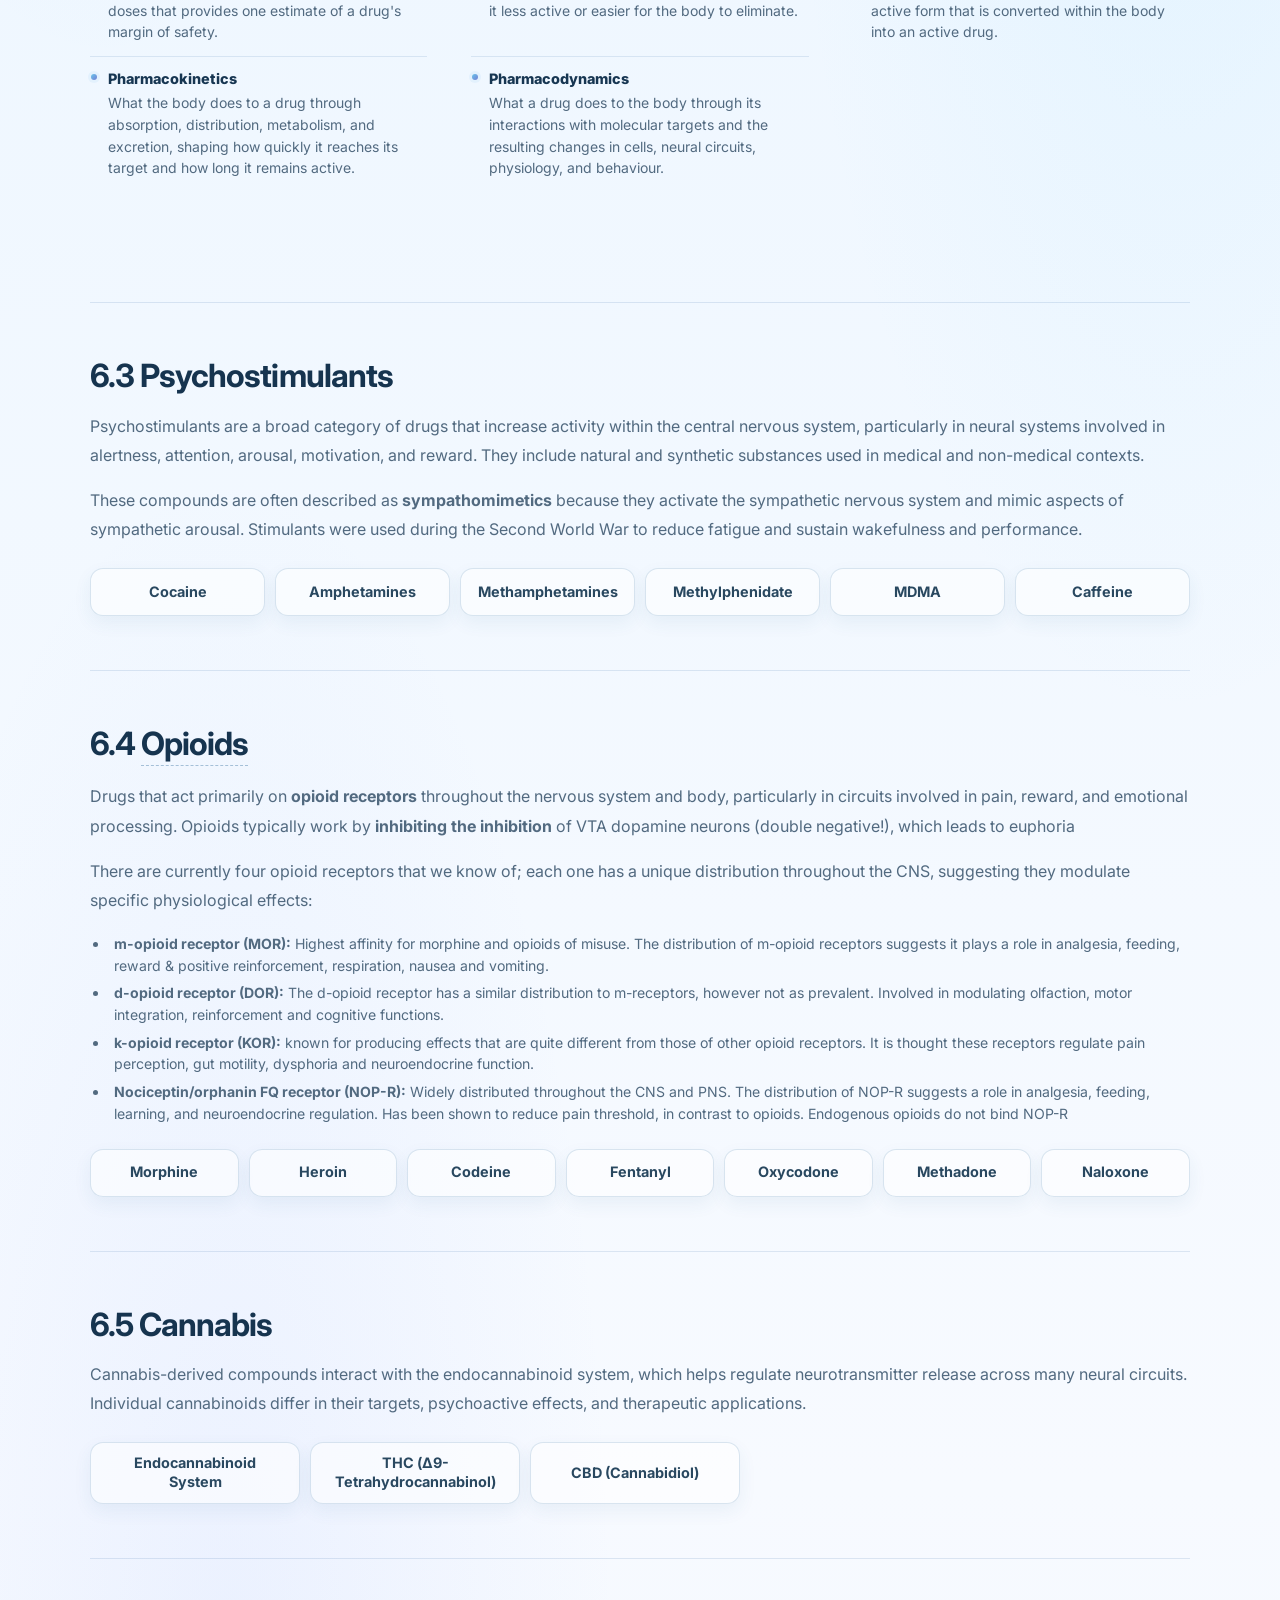
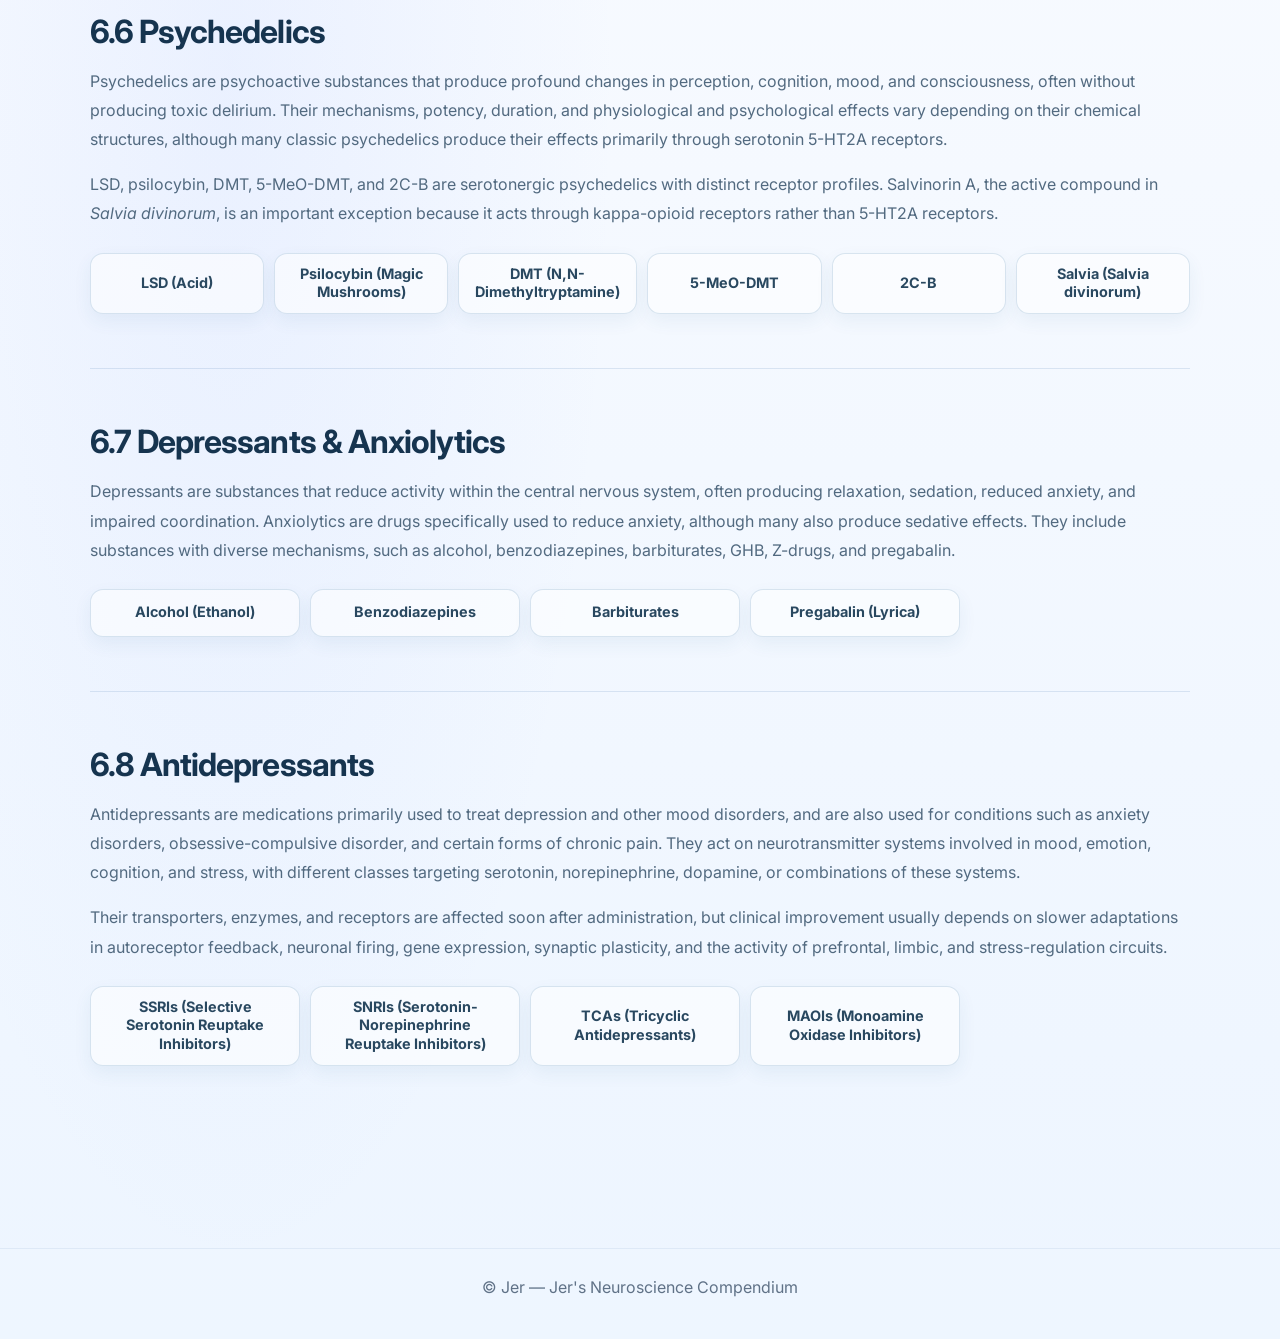
<file: pages/neuropharmacology.html>
<!doctype html>
<html lang="en">
<head>
  <meta charset="utf-8">
  <meta name="viewport" content="width=device-width, initial-scale=1">
  <title>Neuropharmacology — Jer's Neuroscience Compendium</title>
  <meta name="description" content="How drugs interact with the nervous system.">
  <link rel="stylesheet" href="../css/styles.css">
  <link href="https://fonts.googleapis.com/css2?family=Inter:wght@300;400;600;700;800&family=Merriweather:wght@400;700&display=swap" rel="stylesheet">
</head>
<body class="topic-page" data-topic="neuropharmacology">
  <header class="topic-header" data-topic-header></header>

  <main class="topic-main">
    <header class="topic-hero">
      <p class="topic-hero__eyebrow">Drugs and the nervous system</p>
      <h1>Neuropharmacology</h1>
      <p class="topic-hero__lede">A structured guide to how drugs interact with neural signaling, receptors, and the nervous system.</p>
    </header>

    <article class="topic-content">
      <section class="topic-section topic-section--overview" id="overview">
        <p class="topic-section__label">01 &middot; Orientation</p>
        <h2>6.1 Overview</h2>
        <div class="topic-prose">
          <p>Neuropharmacology examines how drugs alter nervous-system function through receptors, transporters, ion channels, enzymes, and other molecular targets. A drug's molecular action can lead to broader physiological and psychological effects that vary with dose, route of administration, metabolism, and individual biology.</p>
          <p>Drugs may be administered orally, by inhalation, intramuscularly, intravenously, subcutaneously, or through specialized neuraxial routes such as epidural or intrathecal delivery. Intraperitoneal administration is also common in laboratory research. Route affects how quickly a drug reaches circulation and the brain, how much is available to tissues, and how long its effects last.</p>
          <p>Metabolism chemically alters drugs, often reducing activity and making compounds easier to eliminate. Many transformations occur through enzymes in the liver, although the gastrointestinal tract, kidneys, blood, and other tissues can also contribute.</p>
          <p>This page is an educational overview of mechanisms and should not be used as guidance for taking, combining, or stopping any substance or medication.</p>
        </div>
      </section>

      <section class="topic-section" id="glossary">
        <p class="topic-section__label">02 &middot; Reference</p>
        <h2>6.2 Neuropharmacology Glossary</h2>
        <p class="topic-section__intro">Foundational language for describing drug targets, responses, potency, and safety.</p>
        <dl class="glossary-list">
          <div id="drug-action">
            <dt>Drug action</dt>
            <dd>The molecular change produced when a drug interacts with a target such as a receptor, transporter, ion channel, or enzyme.</dd>
          </div>
          <div id="drug-effect">
            <dt>Drug effect</dt>
            <dd>The broader physiological or psychological response that follows a drug's molecular actions.</dd>
          </div>
          <div id="ligand">
            <dt>Ligand</dt>
            <dd>A molecule that binds to a receptor or another biological target with some degree of selectivity.</dd>
          </div>
          <div id="agonist">
            <dt>Agonist</dt>
            <dd>A ligand that activates a receptor and produces a biological response.</dd>
          </div>
          <div id="antagonist">
            <dt>Antagonist</dt>
            <dd>A ligand that occupies a receptor while blocking or reducing activation by other ligands.</dd>
          </div>
          <div id="inverse-agonist">
            <dt>Inverse agonist</dt>
            <dd>A ligand that reduces a receptor's baseline activity and produces an effect opposite to that of an agonist.</dd>
          </div>
          <div id="affinity">
            <dt>Affinity</dt>
            <dd>The strength of attraction between a ligand and its binding site.</dd>
          </div>
          <div id="ed50">
            <dt>ED<sub>50</sub></dt>
            <dd>The dose that produces a defined therapeutic effect in 50% of a studied population.</dd>
          </div>
          <div id="td50">
            <dt>TD<sub>50</sub></dt>
            <dd>The dose that produces a defined toxic effect in 50% of a studied population.</dd>
          </div>
          <div id="therapeutic-index">
            <dt>Therapeutic index</dt>
            <dd>A comparison between toxic and effective doses that provides one estimate of a drug's margin of safety.</dd>
          </div>
          <div id="metabolism">
            <dt>Drug metabolism</dt>
            <dd>Enzymatic modification of a drug, often making it less active or easier for the body to eliminate.</dd>
          </div>
          <div id="prodrug">
            <dt>Prodrug</dt>
            <dd>A compound administered in an inactive or less active form that is converted within the body into an active drug.</dd>
          </div>
          <div id="pharmacokinetics">
            <dt>Pharmacokinetics</dt>
            <dd>What the body does to a drug through absorption, distribution, metabolism, and excretion, shaping how quickly it reaches its target and how long it remains active.</dd>
          </div>
          <div id="pharmacodynamics">
            <dt>Pharmacodynamics</dt>
            <dd>What a drug does to the body through its interactions with molecular targets and the resulting changes in cells, neural circuits, physiology, and behaviour.</dd>
          </div>
        </dl>
      </section>

      <section class="topic-subtopics" id="subtopics" aria-label="Drug categories">
        <div class="subtopic-list pharmacology-categories" data-pharmacology-browser>
          <section class="subtopic-section pharmacology-category" id="psychostimulants" data-pharmacology-category="psychostimulants">
            <h3>6.3 Psychostimulants</h3>
            <p>Psychostimulants are a broad category of drugs that increase activity within the central nervous system, particularly in neural systems involved in alertness, attention, arousal, motivation, and reward. They include natural and synthetic substances used in medical and non-medical contexts.</p>
            <p>These compounds are often described as <strong>sympathomimetics</strong> because they activate the sympathetic nervous system and mimic aspects of sympathetic arousal. Stimulants were used during the Second World War to reduce fatigue and sustain wakefulness and performance.</p>
            <div class="drug-topic-row" data-drug-topic-row aria-label="Psychostimulant topics"></div>
            <div class="drug-topic-panel" data-drug-topic-panel aria-hidden="true"></div>
          </section>

          <section class="subtopic-section pharmacology-category" id="opioids" data-pharmacology-category="opioids">
            <h3 class="pharmacology-heading-preview">
              6.4
              <button class="pharmacology-image-trigger" type="button" aria-describedby="opioid-classification-preview">Opioids</button>
              <span class="pharmacology-image-preview" id="opioid-classification-preview" role="tooltip">
                <img src="../assets/images/opioid-classification.jpg" alt="Classification of natural, semi-synthetic, synthetic, and endogenous opioids">
              </span>
            </h3>
            <p>Drugs that act primarily on <strong>opioid receptors</strong> throughout the nervous system and body, particularly in circuits involved in pain, reward, and emotional processing. Opioids typically work by <strong>inhibiting the inhibition</strong> of VTA dopamine neurons (double negative!), which leads to euphoria</p>
            <p>There are currently four opioid receptors that we know of; each one has a unique distribution throughout the CNS, suggesting they modulate specific physiological effects:</p>
            <ul class="opioid-receptor-list">
              <li><strong>m-opioid receptor (MOR):</strong> Highest affinity for morphine and opioids of misuse. The distribution of m-opioid receptors suggests it plays a role in analgesia, feeding, reward &amp; positive reinforcement, respiration, nausea and vomiting.</li>
              <li><strong>d-opioid receptor (DOR):</strong> The d-opioid receptor has a similar distribution to m-receptors, however not as prevalent. Involved in modulating olfaction, motor integration, reinforcement and cognitive functions.</li>
              <li><strong>k-opioid receptor (KOR):</strong> known for producing effects that are quite different from those of other opioid receptors. It is thought these receptors regulate pain perception, gut motility, dysphoria and neuroendocrine function.</li>
              <li><strong>Nociceptin/orphanin FQ receptor (NOP-R):</strong> Widely distributed throughout the CNS and PNS. The distribution of NOP-R suggests a role in analgesia, feeding, learning, and neuroendocrine regulation. Has been shown to reduce pain threshold, in contrast to opioids. Endogenous opioids do not bind NOP-R</li>
            </ul>
            <div class="drug-topic-row" data-drug-topic-row aria-label="Opioid topics"></div>
            <div class="drug-topic-panel" data-drug-topic-panel aria-hidden="true"></div>
          </section>

          <section class="subtopic-section pharmacology-category" id="cannabis" data-pharmacology-category="cannabis">
            <h3>6.5 Cannabis</h3>
            <p>Cannabis-derived compounds interact with the endocannabinoid system, which helps regulate neurotransmitter release across many neural circuits. Individual cannabinoids differ in their targets, psychoactive effects, and therapeutic applications.</p>
            <div class="drug-topic-row" data-drug-topic-row aria-label="Cannabis topics"></div>
            <div class="drug-topic-panel" data-drug-topic-panel aria-hidden="true"></div>
          </section>

          <section class="subtopic-section pharmacology-category" id="psychedelics" data-pharmacology-category="psychedelics">
            <h3>6.6 Psychedelics</h3>
            <p>Psychedelics are psychoactive substances that produce profound changes in perception, cognition, mood, and consciousness, often without producing toxic delirium. Their mechanisms, potency, duration, and physiological and psychological effects vary depending on their chemical structures, although many classic psychedelics produce their effects primarily through serotonin 5-HT2A receptors.</p>
            <p>LSD, psilocybin, DMT, 5-MeO-DMT, and 2C-B are serotonergic psychedelics with distinct receptor profiles. Salvinorin A, the active compound in <em>Salvia divinorum</em>, is an important exception because it acts through kappa-opioid receptors rather than 5-HT2A receptors.</p>
            <div class="drug-topic-row" data-drug-topic-row aria-label="Psychedelic topics"></div>
            <div class="drug-topic-panel" data-drug-topic-panel aria-hidden="true"></div>
          </section>

          <section class="subtopic-section pharmacology-category" id="depressants-anxiolytics" data-pharmacology-category="depressants-anxiolytics">
            <h3>6.7 Depressants &amp; Anxiolytics</h3>
            <p>Depressants are substances that reduce activity within the central nervous system, often producing relaxation, sedation, reduced anxiety, and impaired coordination. Anxiolytics are drugs specifically used to reduce anxiety, although many also produce sedative effects. They include substances with diverse mechanisms, such as alcohol, benzodiazepines, barbiturates, GHB, Z-drugs, and pregabalin.</p>
            <div class="drug-topic-row" data-drug-topic-row aria-label="Depressant and anxiolytic topics"></div>
            <div class="drug-topic-panel" data-drug-topic-panel aria-hidden="true"></div>
          </section>

          <section class="subtopic-section pharmacology-category" id="antidepressants" data-pharmacology-category="antidepressants">
            <h3>6.8 Antidepressants</h3>
            <p>Antidepressants are medications primarily used to treat depression and other mood disorders, and are also used for conditions such as anxiety disorders, obsessive-compulsive disorder, and certain forms of chronic pain. They act on neurotransmitter systems involved in mood, emotion, cognition, and stress, with different classes targeting serotonin, norepinephrine, dopamine, or combinations of these systems.</p>
            <p>Their transporters, enzymes, and receptors are affected soon after administration, but clinical improvement usually depends on slower adaptations in autoreceptor feedback, neuronal firing, gene expression, synaptic plasticity, and the activity of prefrontal, limbic, and stress-regulation circuits.</p>
            <div class="drug-topic-row" data-drug-topic-row aria-label="Antidepressant topics"></div>
            <div class="drug-topic-panel" data-drug-topic-panel aria-hidden="true"></div>
          </section>
        </div>
      </section>
    </article>
  </main>

  <footer class="site-footer"><div class="container"><p>&copy; Jer — Jer's Neuroscience Compendium</p></div></footer>
  <script src="../js/main.js"></script>
  <script src="../js/neuropharmacology.js"></script>
</body>
</html>
</file>
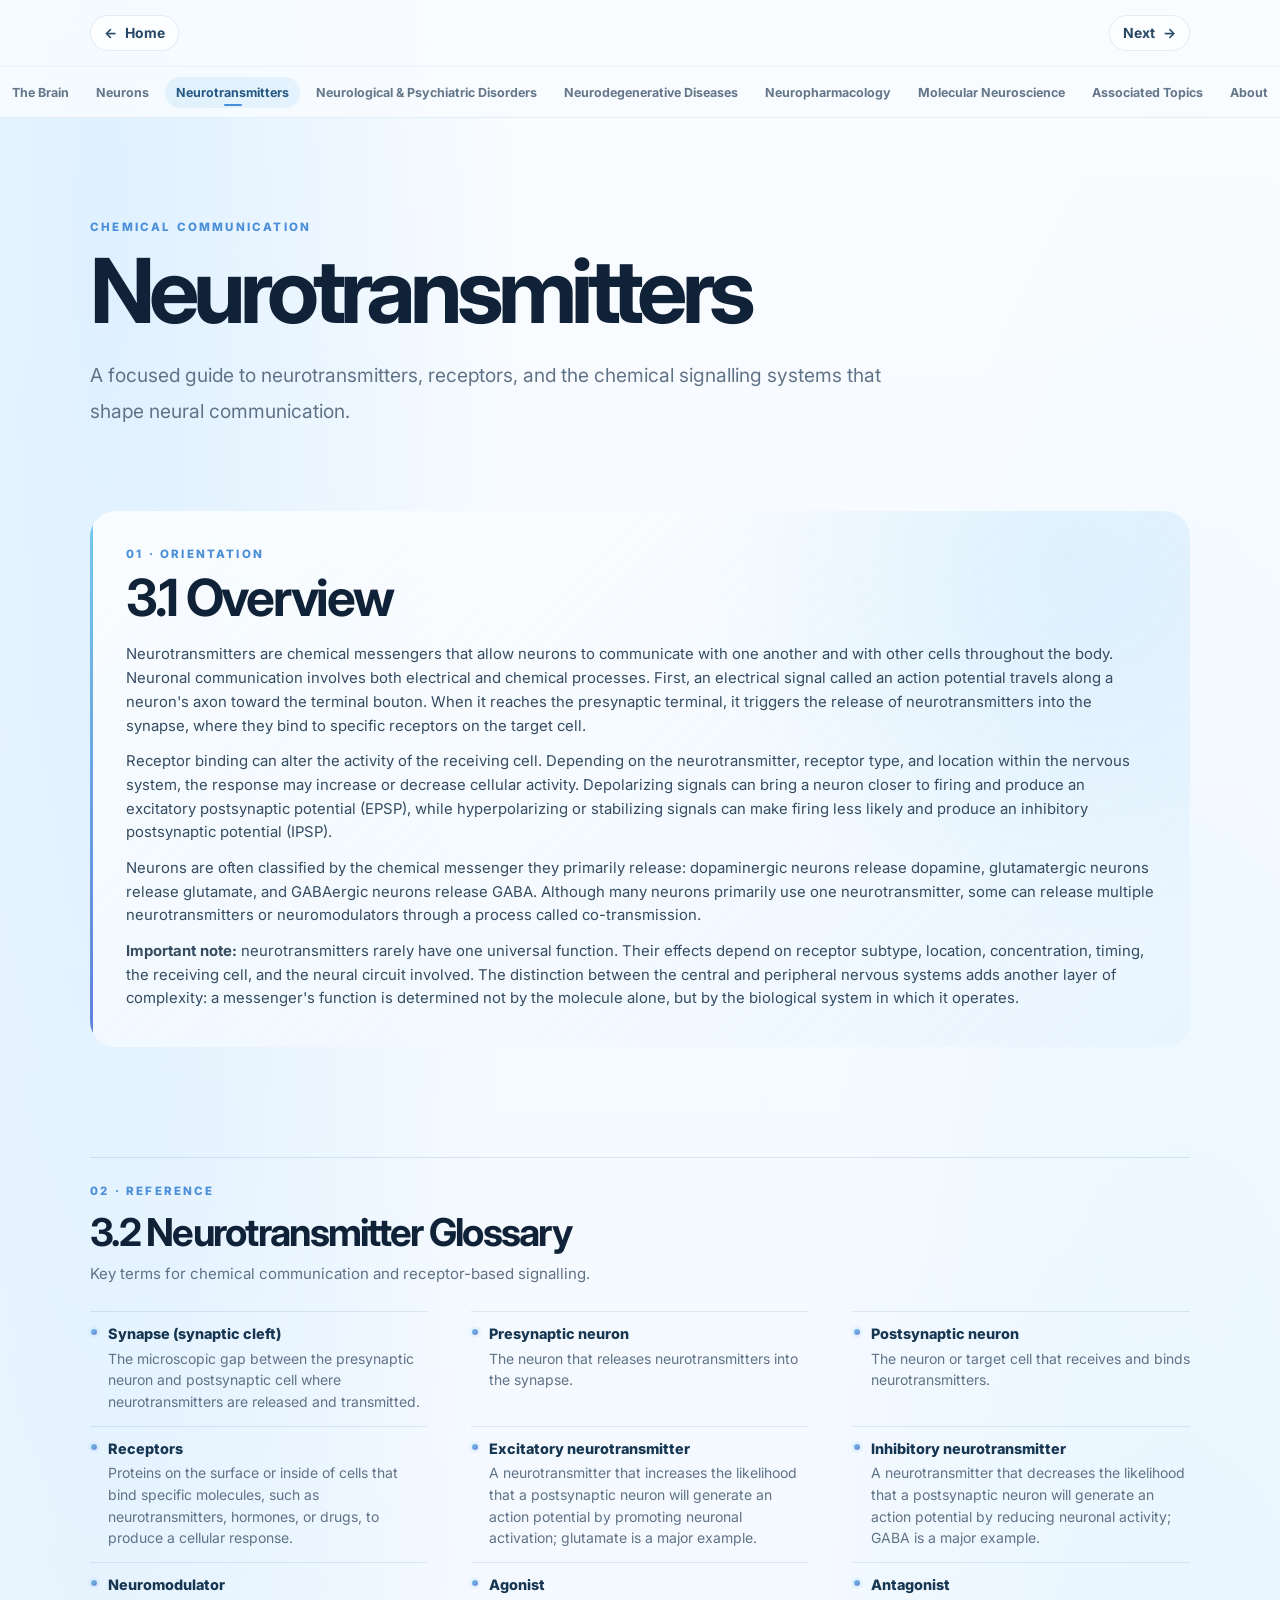
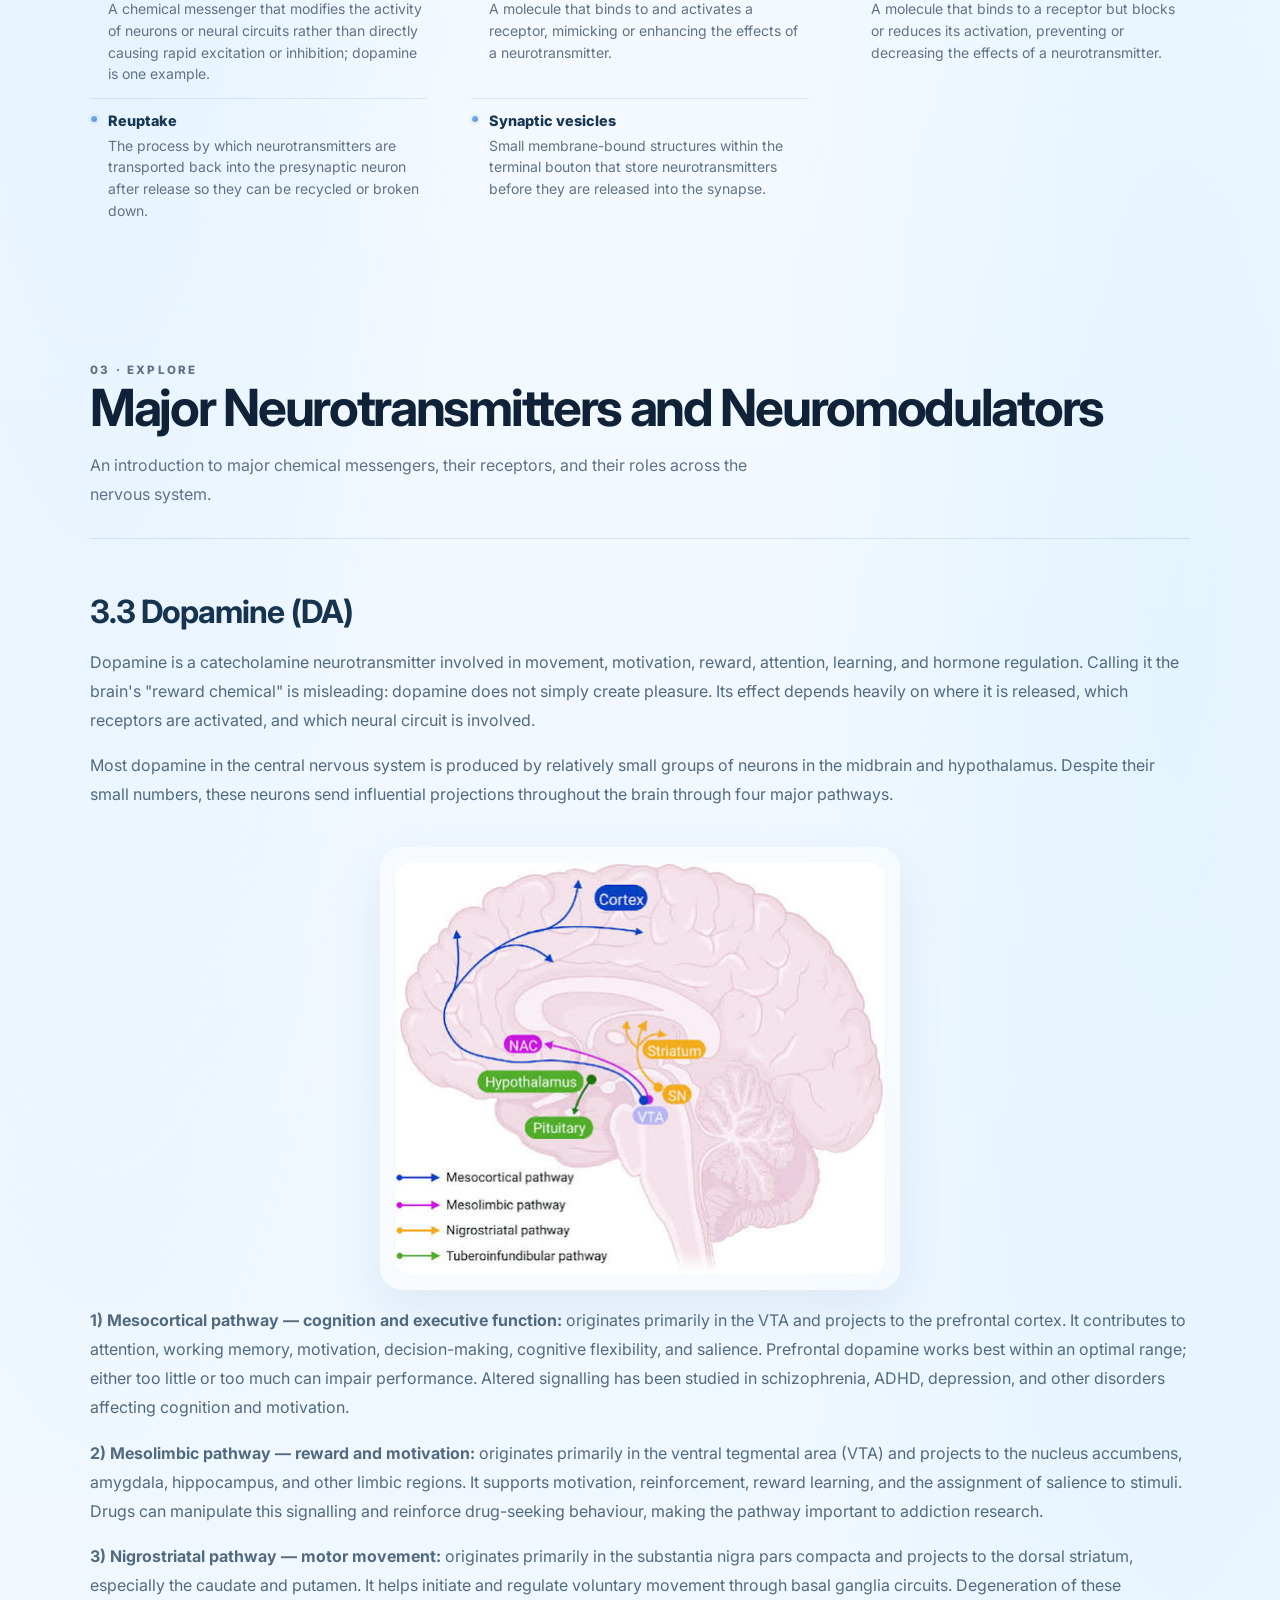
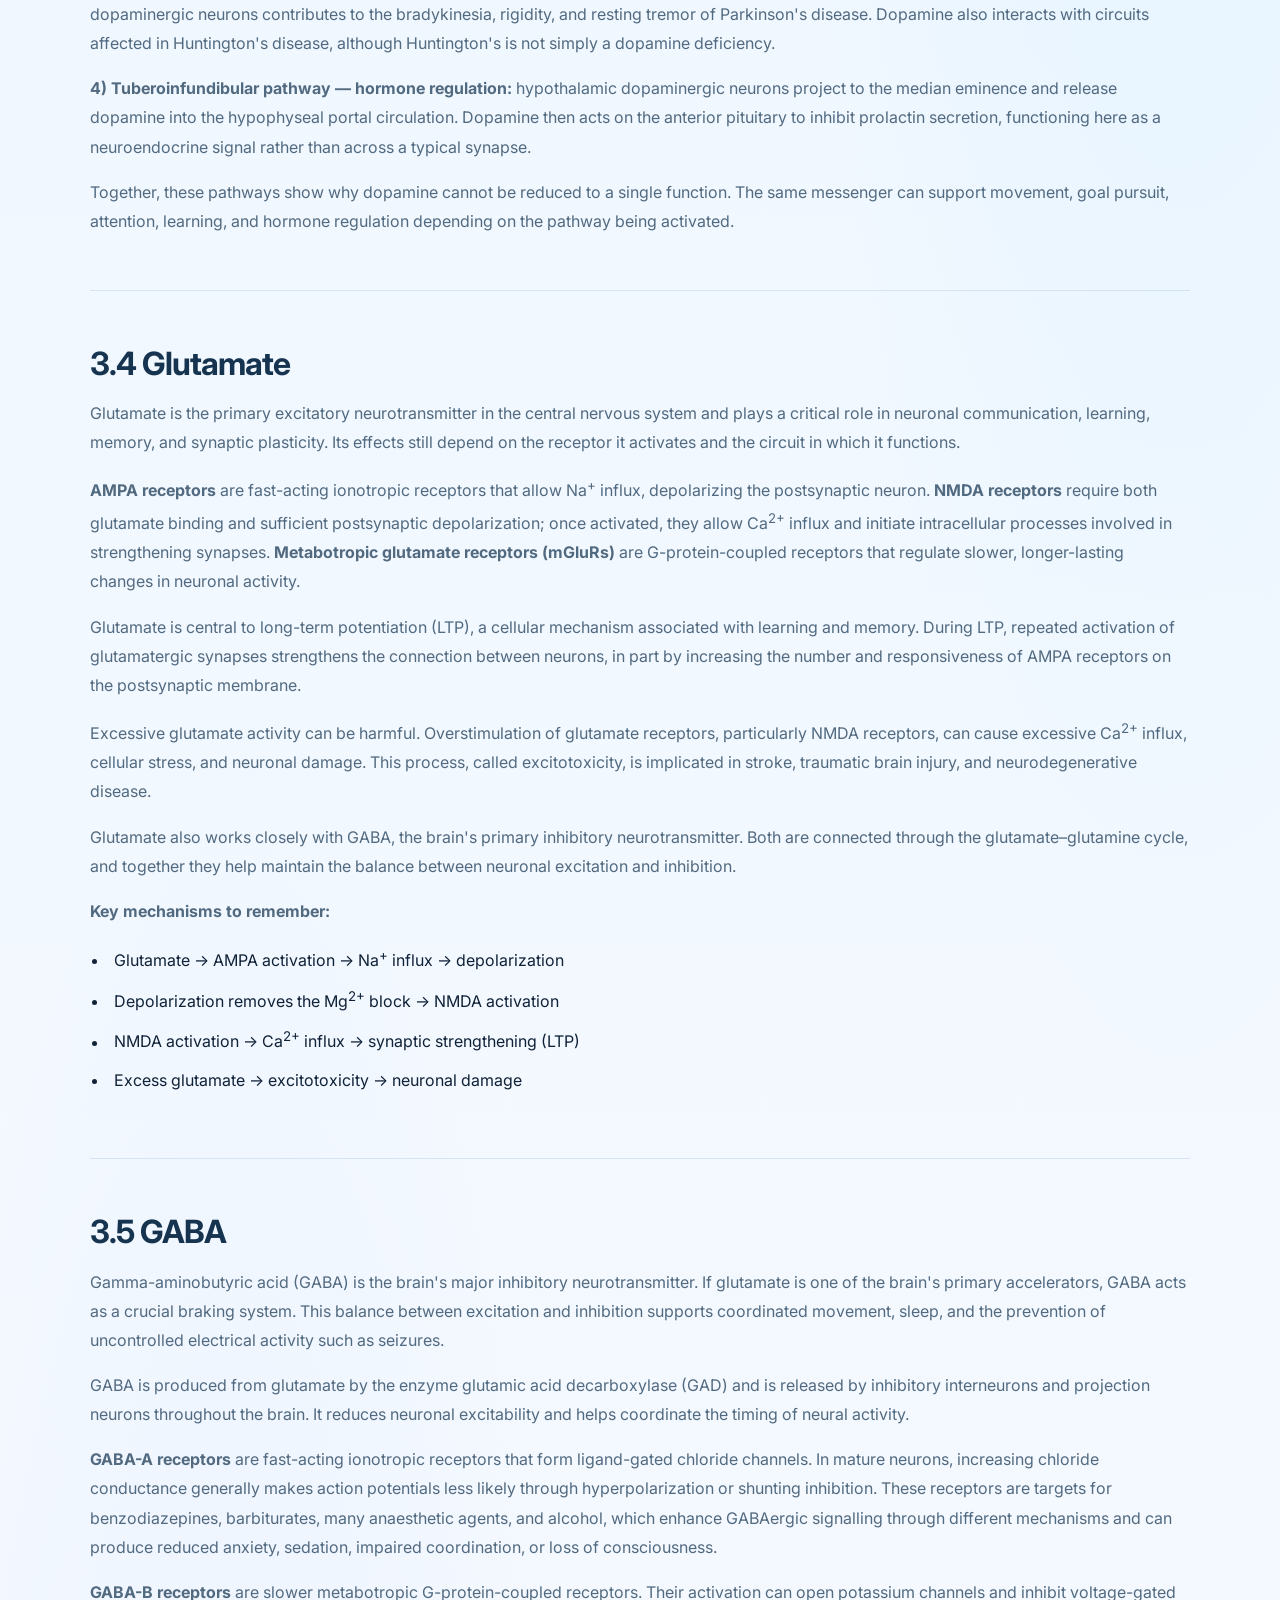
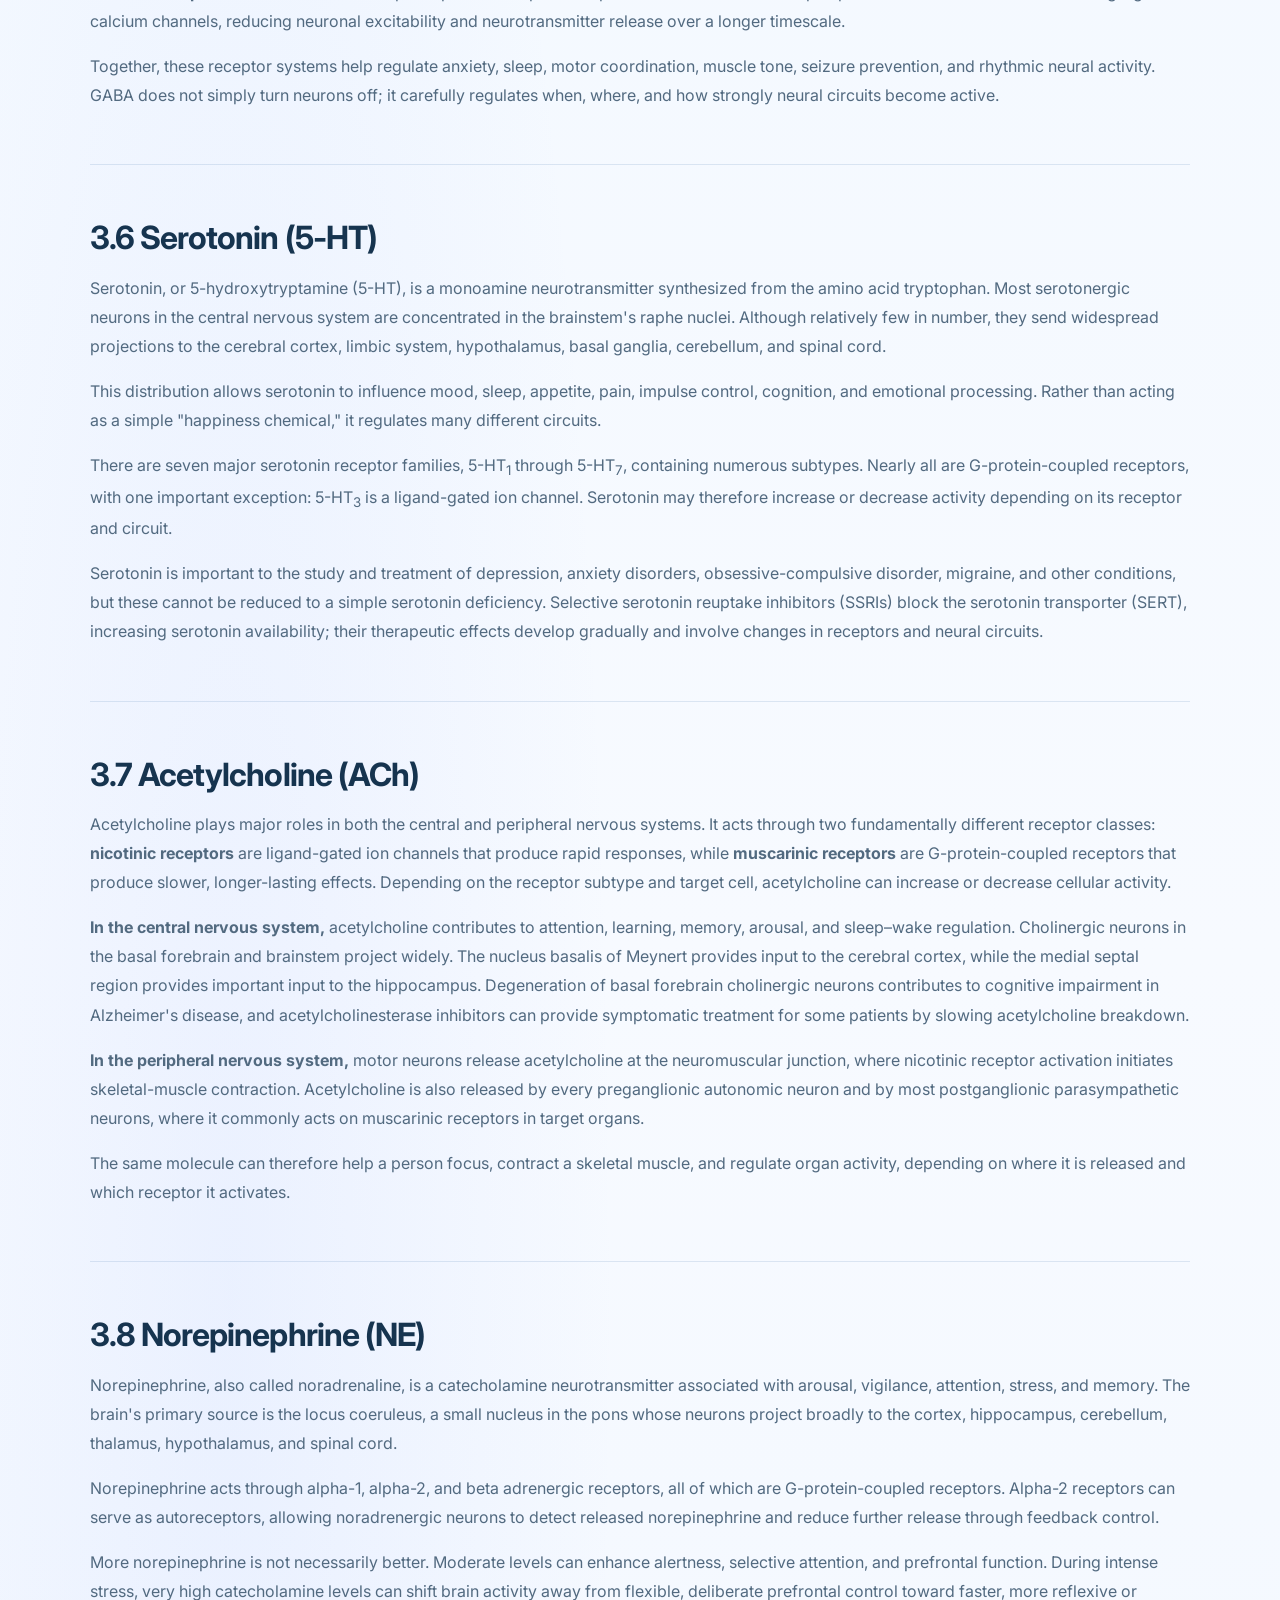
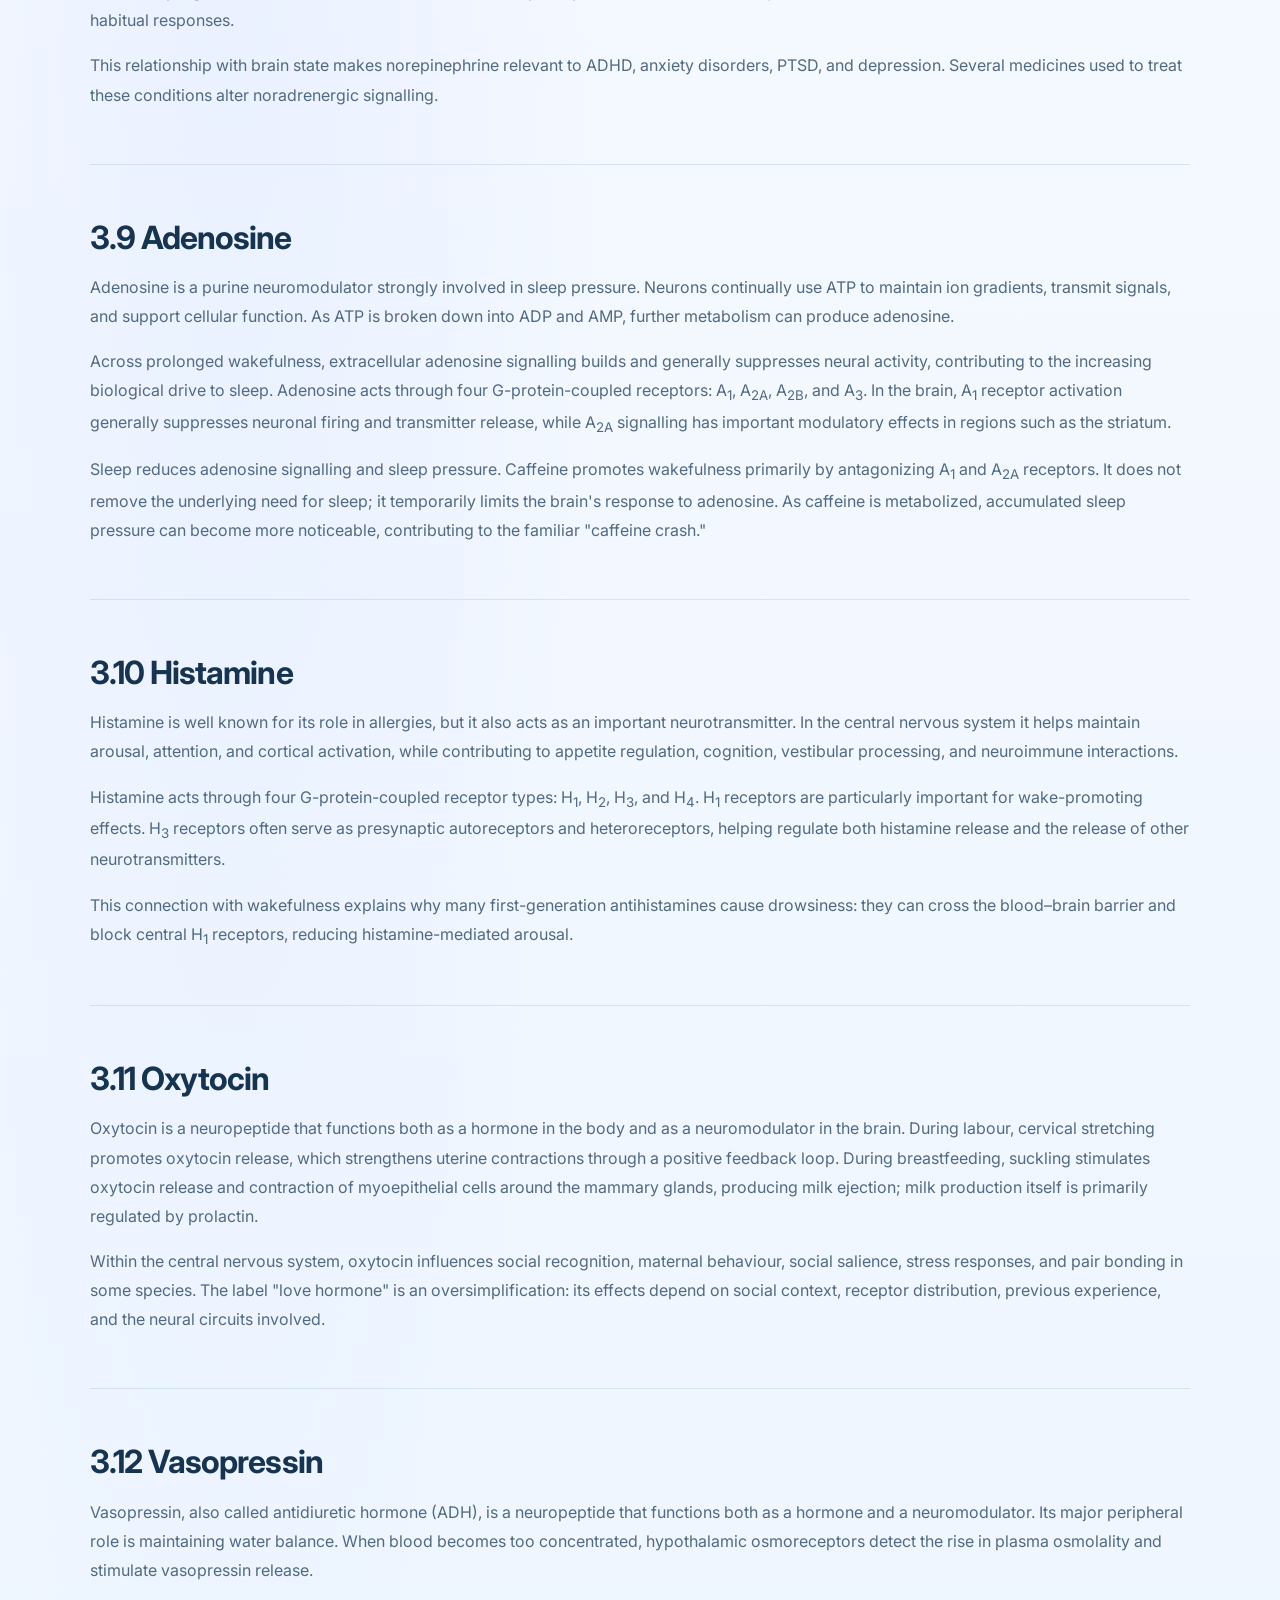
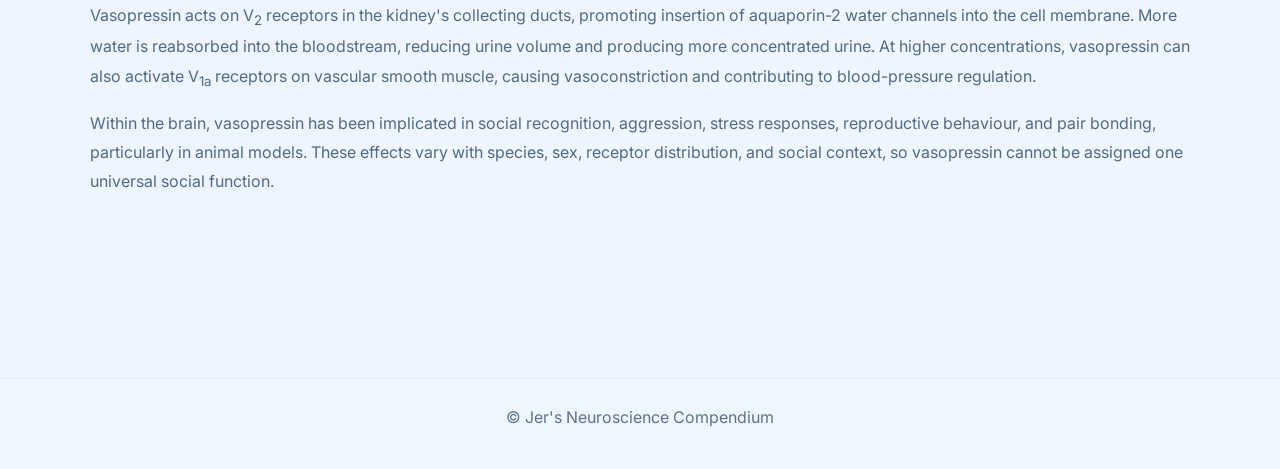
<file: pages/neurotransmitters.html>
<!doctype html>
<html lang="en">
<head>
  <meta charset="utf-8">
  <meta name="viewport" content="width=device-width, initial-scale=1">
  <title>Neurotransmitters &mdash; Jer's Neuroscience Compendium</title>
  <meta name="description" content="Neurotransmitters, receptors, and synaptic communication topic guide.">
  <link rel="stylesheet" href="../css/styles.css">
  <link href="https://fonts.googleapis.com/css2?family=Inter:wght@300;400;600;700;800&family=Merriweather:wght@400;700&display=swap" rel="stylesheet">
</head>
<body class="topic-page" data-topic="neurotransmitters">
  <header class="topic-header" data-topic-header></header>

  <main class="topic-main">
    <header class="topic-hero">
      <p class="topic-hero__eyebrow">Chemical communication</p>
      <h1>Neurotransmitters</h1>
      <p class="topic-hero__lede">A focused guide to neurotransmitters, receptors, and the chemical signalling systems that shape neural communication.</p>
    </header>

    <article class="topic-content">
      <section class="topic-section topic-section--overview" id="overview">
        <p class="topic-section__label">01 &middot; Orientation</p>
        <h2>3.1 Overview</h2>
        <div class="topic-prose">
          <p>Neurotransmitters are chemical messengers that allow neurons to communicate with one another and with other cells throughout the body. Neuronal communication involves both electrical and chemical processes. First, an electrical signal called an action potential travels along a neuron's axon toward the terminal bouton. When it reaches the presynaptic terminal, it triggers the release of neurotransmitters into the synapse, where they bind to specific receptors on the target cell.</p>
          <p>Receptor binding can alter the activity of the receiving cell. Depending on the neurotransmitter, receptor type, and location within the nervous system, the response may increase or decrease cellular activity. Depolarizing signals can bring a neuron closer to firing and produce an excitatory postsynaptic potential (EPSP), while hyperpolarizing or stabilizing signals can make firing less likely and produce an inhibitory postsynaptic potential (IPSP).</p>
          <p>Neurons are often classified by the chemical messenger they primarily release: dopaminergic neurons release dopamine, glutamatergic neurons release glutamate, and GABAergic neurons release GABA. Although many neurons primarily use one neurotransmitter, some can release multiple neurotransmitters or neuromodulators through a process called co-transmission.</p>
          <p><strong>Important note:</strong> neurotransmitters rarely have one universal function. Their effects depend on receptor subtype, location, concentration, timing, the receiving cell, and the neural circuit involved. The distinction between the central and peripheral nervous systems adds another layer of complexity: a messenger's function is determined not by the molecule alone, but by the biological system in which it operates.</p>
        </div>
      </section>

      <section class="topic-section" id="glossary">
        <p class="topic-section__label">02 &middot; Reference</p>
        <h2>3.2 Neurotransmitter Glossary</h2>
        <p class="topic-section__intro">Key terms for chemical communication and receptor-based signalling.</p>
        <dl class="glossary-list">
          <div id="synapse">
            <dt>Synapse (synaptic cleft)</dt>
            <dd>The microscopic gap between the presynaptic neuron and postsynaptic cell where neurotransmitters are released and transmitted.</dd>
          </div>
          <div id="presynaptic">
            <dt>Presynaptic neuron</dt>
            <dd>The neuron that releases neurotransmitters into the synapse.</dd>
          </div>
          <div id="postsynaptic">
            <dt>Postsynaptic neuron</dt>
            <dd>The neuron or target cell that receives and binds neurotransmitters.</dd>
          </div>
          <div id="receptors">
            <dt>Receptors</dt>
            <dd>Proteins on the surface or inside of cells that bind specific molecules, such as neurotransmitters, hormones, or drugs, to produce a cellular response.</dd>
          </div>
          <div id="excitatory">
            <dt>Excitatory neurotransmitter</dt>
            <dd>A neurotransmitter that increases the likelihood that a postsynaptic neuron will generate an action potential by promoting neuronal activation; glutamate is a major example.</dd>
          </div>
          <div id="inhibitory">
            <dt>Inhibitory neurotransmitter</dt>
            <dd>A neurotransmitter that decreases the likelihood that a postsynaptic neuron will generate an action potential by reducing neuronal activity; GABA is a major example.</dd>
          </div>
          <div id="neuromodulator">
            <dt>Neuromodulator</dt>
            <dd>A chemical messenger that modifies the activity of neurons or neural circuits rather than directly causing rapid excitation or inhibition; dopamine is one example.</dd>
          </div>
          <div id="agonist">
            <dt>Agonist</dt>
            <dd>A molecule that binds to and activates a receptor, mimicking or enhancing the effects of a neurotransmitter.</dd>
          </div>
          <div id="antagonist">
            <dt>Antagonist</dt>
            <dd>A molecule that binds to a receptor but blocks or reduces its activation, preventing or decreasing the effects of a neurotransmitter.</dd>
          </div>
          <div id="reuptake">
            <dt>Reuptake</dt>
            <dd>The process by which neurotransmitters are transported back into the presynaptic neuron after release so they can be recycled or broken down.</dd>
          </div>
          <div id="vesicles">
            <dt>Synaptic vesicles</dt>
            <dd>Small membrane-bound structures within the terminal bouton that store neurotransmitters before they are released into the synapse.</dd>
          </div>
        </dl>
      </section>

      <section class="topic-subtopics" id="subtopics">
        <header>
          <p class="topic-section__label">03 &middot; Explore</p>
          <h2>Major Neurotransmitters and Neuromodulators</h2>
          <p>An introduction to major chemical messengers, their receptors, and their roles across the nervous system.</p>
        </header>

        <div class="subtopic-list">
          <section class="subtopic-section" id="dopamine">
            <h3>3.3 Dopamine (DA)</h3>
            <p>Dopamine is a catecholamine neurotransmitter involved in movement, motivation, reward, attention, learning, and hormone regulation. Calling it the brain's "reward chemical" is misleading: dopamine does not simply create pleasure. Its effect depends heavily on where it is released, which receptors are activated, and which neural circuit is involved.</p>
            <p>Most dopamine in the central nervous system is produced by relatively small groups of neurons in the midbrain and hypothalamus. Despite their small numbers, these neurons send influential projections throughout the brain through four major pathways.</p>
            <figure class="topic-figure topic-figure--compact topic-figure--centered">
              <img src="../assets/images/dopaminergic-pathways.jpg" alt="Diagram of the mesocortical, mesolimbic, nigrostriatal, and tuberoinfundibular dopamine pathways" width="487" height="410" loading="lazy" decoding="async">
            </figure>
            <p><strong>1) Mesocortical pathway &mdash; cognition and executive function:</strong> originates primarily in the VTA and projects to the prefrontal cortex. It contributes to attention, working memory, motivation, decision-making, cognitive flexibility, and salience. Prefrontal dopamine works best within an optimal range; either too little or too much can impair performance. Altered signalling has been studied in schizophrenia, ADHD, depression, and other disorders affecting cognition and motivation.</p>
            <p><strong>2) Mesolimbic pathway &mdash; reward and motivation:</strong> originates primarily in the ventral tegmental area (VTA) and projects to the nucleus accumbens, amygdala, hippocampus, and other limbic regions. It supports motivation, reinforcement, reward learning, and the assignment of salience to stimuli. Drugs can manipulate this signalling and reinforce drug-seeking behaviour, making the pathway important to addiction research.</p>
            <p><strong>3) Nigrostriatal pathway &mdash; motor movement:</strong> originates primarily in the substantia nigra pars compacta and projects to the dorsal striatum, especially the caudate and putamen. It helps initiate and regulate voluntary movement through basal ganglia circuits. Degeneration of these dopaminergic neurons contributes to the bradykinesia, rigidity, and resting tremor of Parkinson's disease. Dopamine also interacts with circuits affected in Huntington's disease, although Huntington's is not simply a dopamine deficiency.</p>
            <p><strong>4) Tuberoinfundibular pathway &mdash; hormone regulation:</strong> hypothalamic dopaminergic neurons project to the median eminence and release dopamine into the hypophyseal portal circulation. Dopamine then acts on the anterior pituitary to inhibit prolactin secretion, functioning here as a neuroendocrine signal rather than across a typical synapse.</p>
            <p>Together, these pathways show why dopamine cannot be reduced to a single function. The same messenger can support movement, goal pursuit, attention, learning, and hormone regulation depending on the pathway being activated.</p>
          </section>

          <section class="subtopic-section" id="glutamate">
            <h3>3.4 Glutamate</h3>
            <p>Glutamate is the primary excitatory neurotransmitter in the central nervous system and plays a critical role in neuronal communication, learning, memory, and synaptic plasticity. Its effects still depend on the receptor it activates and the circuit in which it functions.</p>
            <p><strong>AMPA receptors</strong> are fast-acting ionotropic receptors that allow Na<sup>+</sup> influx, depolarizing the postsynaptic neuron. <strong>NMDA receptors</strong> require both glutamate binding and sufficient postsynaptic depolarization; once activated, they allow Ca<sup>2+</sup> influx and initiate intracellular processes involved in strengthening synapses. <strong>Metabotropic glutamate receptors (mGluRs)</strong> are G-protein-coupled receptors that regulate slower, longer-lasting changes in neuronal activity.</p>
            <p>Glutamate is central to long-term potentiation (LTP), a cellular mechanism associated with learning and memory. During LTP, repeated activation of glutamatergic synapses strengthens the connection between neurons, in part by increasing the number and responsiveness of AMPA receptors on the postsynaptic membrane.</p>
            <p>Excessive glutamate activity can be harmful. Overstimulation of glutamate receptors, particularly NMDA receptors, can cause excessive Ca<sup>2+</sup> influx, cellular stress, and neuronal damage. This process, called excitotoxicity, is implicated in stroke, traumatic brain injury, and neurodegenerative disease.</p>
            <p>Glutamate also works closely with GABA, the brain's primary inhibitory neurotransmitter. Both are connected through the glutamate&ndash;glutamine cycle, and together they help maintain the balance between neuronal excitation and inhibition.</p>
            <p><strong>Key mechanisms to remember:</strong></p>
            <ul>
              <li>Glutamate &rarr; AMPA activation &rarr; Na<sup>+</sup> influx &rarr; depolarization</li>
              <li>Depolarization removes the Mg<sup>2+</sup> block &rarr; NMDA activation</li>
              <li>NMDA activation &rarr; Ca<sup>2+</sup> influx &rarr; synaptic strengthening (LTP)</li>
              <li>Excess glutamate &rarr; excitotoxicity &rarr; neuronal damage</li>
            </ul>
          </section>

          <section class="subtopic-section" id="gaba">
            <h3>3.5 GABA</h3>
            <p>Gamma-aminobutyric acid (GABA) is the brain's major inhibitory neurotransmitter. If glutamate is one of the brain's primary accelerators, GABA acts as a crucial braking system. This balance between excitation and inhibition supports coordinated movement, sleep, and the prevention of uncontrolled electrical activity such as seizures.</p>
            <p>GABA is produced from glutamate by the enzyme glutamic acid decarboxylase (GAD) and is released by inhibitory interneurons and projection neurons throughout the brain. It reduces neuronal excitability and helps coordinate the timing of neural activity.</p>
            <p><strong>GABA-A receptors</strong> are fast-acting ionotropic receptors that form ligand-gated chloride channels. In mature neurons, increasing chloride conductance generally makes action potentials less likely through hyperpolarization or shunting inhibition. These receptors are targets for benzodiazepines, barbiturates, many anaesthetic agents, and alcohol, which enhance GABAergic signalling through different mechanisms and can produce reduced anxiety, sedation, impaired coordination, or loss of consciousness.</p>
            <p><strong>GABA-B receptors</strong> are slower metabotropic G-protein-coupled receptors. Their activation can open potassium channels and inhibit voltage-gated calcium channels, reducing neuronal excitability and neurotransmitter release over a longer timescale.</p>
            <p>Together, these receptor systems help regulate anxiety, sleep, motor coordination, muscle tone, seizure prevention, and rhythmic neural activity. GABA does not simply turn neurons off; it carefully regulates when, where, and how strongly neural circuits become active.</p>
          </section>

          <section class="subtopic-section" id="serotonin">
            <h3>3.6 Serotonin (5-HT)</h3>
            <p>Serotonin, or 5-hydroxytryptamine (5-HT), is a monoamine neurotransmitter synthesized from the amino acid tryptophan. Most serotonergic neurons in the central nervous system are concentrated in the brainstem's raphe nuclei. Although relatively few in number, they send widespread projections to the cerebral cortex, limbic system, hypothalamus, basal ganglia, cerebellum, and spinal cord.</p>
            <p>This distribution allows serotonin to influence mood, sleep, appetite, pain, impulse control, cognition, and emotional processing. Rather than acting as a simple "happiness chemical," it regulates many different circuits.</p>
            <p>There are seven major serotonin receptor families, 5-HT<sub>1</sub> through 5-HT<sub>7</sub>, containing numerous subtypes. Nearly all are G-protein-coupled receptors, with one important exception: 5-HT<sub>3</sub> is a ligand-gated ion channel. Serotonin may therefore increase or decrease activity depending on its receptor and circuit.</p>
            <p>Serotonin is important to the study and treatment of depression, anxiety disorders, obsessive-compulsive disorder, migraine, and other conditions, but these cannot be reduced to a simple serotonin deficiency. Selective serotonin reuptake inhibitors (SSRIs) block the serotonin transporter (SERT), increasing serotonin availability; their therapeutic effects develop gradually and involve changes in receptors and neural circuits.</p>
          </section>

          <section class="subtopic-section" id="acetylcholine">
            <h3>3.7 Acetylcholine (ACh)</h3>
            <p>Acetylcholine plays major roles in both the central and peripheral nervous systems. It acts through two fundamentally different receptor classes: <strong>nicotinic receptors</strong> are ligand-gated ion channels that produce rapid responses, while <strong>muscarinic receptors</strong> are G-protein-coupled receptors that produce slower, longer-lasting effects. Depending on the receptor subtype and target cell, acetylcholine can increase or decrease cellular activity.</p>
            <p><strong>In the central nervous system,</strong> acetylcholine contributes to attention, learning, memory, arousal, and sleep&ndash;wake regulation. Cholinergic neurons in the basal forebrain and brainstem project widely. The nucleus basalis of Meynert provides input to the cerebral cortex, while the medial septal region provides important input to the hippocampus. Degeneration of basal forebrain cholinergic neurons contributes to cognitive impairment in Alzheimer's disease, and acetylcholinesterase inhibitors can provide symptomatic treatment for some patients by slowing acetylcholine breakdown.</p>
            <p><strong>In the peripheral nervous system,</strong> motor neurons release acetylcholine at the neuromuscular junction, where nicotinic receptor activation initiates skeletal-muscle contraction. Acetylcholine is also released by every preganglionic autonomic neuron and by most postganglionic parasympathetic neurons, where it commonly acts on muscarinic receptors in target organs.</p>
            <p>The same molecule can therefore help a person focus, contract a skeletal muscle, and regulate organ activity, depending on where it is released and which receptor it activates.</p>
          </section>

          <section class="subtopic-section" id="norepinephrine">
            <h3>3.8 Norepinephrine (NE)</h3>
            <p>Norepinephrine, also called noradrenaline, is a catecholamine neurotransmitter associated with arousal, vigilance, attention, stress, and memory. The brain's primary source is the locus coeruleus, a small nucleus in the pons whose neurons project broadly to the cortex, hippocampus, cerebellum, thalamus, hypothalamus, and spinal cord.</p>
            <p>Norepinephrine acts through alpha-1, alpha-2, and beta adrenergic receptors, all of which are G-protein-coupled receptors. Alpha-2 receptors can serve as autoreceptors, allowing noradrenergic neurons to detect released norepinephrine and reduce further release through feedback control.</p>
            <p>More norepinephrine is not necessarily better. Moderate levels can enhance alertness, selective attention, and prefrontal function. During intense stress, very high catecholamine levels can shift brain activity away from flexible, deliberate prefrontal control toward faster, more reflexive or habitual responses.</p>
            <p>This relationship with brain state makes norepinephrine relevant to ADHD, anxiety disorders, PTSD, and depression. Several medicines used to treat these conditions alter noradrenergic signalling.</p>
          </section>

          <section class="subtopic-section" id="adenosine">
            <h3>3.9 Adenosine</h3>
            <p>Adenosine is a purine neuromodulator strongly involved in sleep pressure. Neurons continually use ATP to maintain ion gradients, transmit signals, and support cellular function. As ATP is broken down into ADP and AMP, further metabolism can produce adenosine.</p>
            <p>Across prolonged wakefulness, extracellular adenosine signalling builds and generally suppresses neural activity, contributing to the increasing biological drive to sleep. Adenosine acts through four G-protein-coupled receptors: A<sub>1</sub>, A<sub>2A</sub>, A<sub>2B</sub>, and A<sub>3</sub>. In the brain, A<sub>1</sub> receptor activation generally suppresses neuronal firing and transmitter release, while A<sub>2A</sub> signalling has important modulatory effects in regions such as the striatum.</p>
            <p>Sleep reduces adenosine signalling and sleep pressure. Caffeine promotes wakefulness primarily by antagonizing A<sub>1</sub> and A<sub>2A</sub> receptors. It does not remove the underlying need for sleep; it temporarily limits the brain's response to adenosine. As caffeine is metabolized, accumulated sleep pressure can become more noticeable, contributing to the familiar "caffeine crash."</p>
          </section>

          <section class="subtopic-section" id="histamine">
            <h3>3.10 Histamine</h3>
            <p>Histamine is well known for its role in allergies, but it also acts as an important neurotransmitter. In the central nervous system it helps maintain arousal, attention, and cortical activation, while contributing to appetite regulation, cognition, vestibular processing, and neuroimmune interactions.</p>
            <p>Histamine acts through four G-protein-coupled receptor types: H<sub>1</sub>, H<sub>2</sub>, H<sub>3</sub>, and H<sub>4</sub>. H<sub>1</sub> receptors are particularly important for wake-promoting effects. H<sub>3</sub> receptors often serve as presynaptic autoreceptors and heteroreceptors, helping regulate both histamine release and the release of other neurotransmitters.</p>
            <p>This connection with wakefulness explains why many first-generation antihistamines cause drowsiness: they can cross the blood&ndash;brain barrier and block central H<sub>1</sub> receptors, reducing histamine-mediated arousal.</p>
          </section>

          <section class="subtopic-section" id="oxytocin">
            <h3>3.11 Oxytocin</h3>
            <p>Oxytocin is a neuropeptide that functions both as a hormone in the body and as a neuromodulator in the brain. During labour, cervical stretching promotes oxytocin release, which strengthens uterine contractions through a positive feedback loop. During breastfeeding, suckling stimulates oxytocin release and contraction of myoepithelial cells around the mammary glands, producing milk ejection; milk production itself is primarily regulated by prolactin.</p>
            <p>Within the central nervous system, oxytocin influences social recognition, maternal behaviour, social salience, stress responses, and pair bonding in some species. The label "love hormone" is an oversimplification: its effects depend on social context, receptor distribution, previous experience, and the neural circuits involved.</p>
          </section>

          <section class="subtopic-section" id="vasopressin">
            <h3>3.12 Vasopressin</h3>
            <p>Vasopressin, also called antidiuretic hormone (ADH), is a neuropeptide that functions both as a hormone and a neuromodulator. Its major peripheral role is maintaining water balance. When blood becomes too concentrated, hypothalamic osmoreceptors detect the rise in plasma osmolality and stimulate vasopressin release.</p>
            <p>Vasopressin acts on V<sub>2</sub> receptors in the kidney's collecting ducts, promoting insertion of aquaporin-2 water channels into the cell membrane. More water is reabsorbed into the bloodstream, reducing urine volume and producing more concentrated urine. At higher concentrations, vasopressin can also activate V<sub>1a</sub> receptors on vascular smooth muscle, causing vasoconstriction and contributing to blood-pressure regulation.</p>
            <p>Within the brain, vasopressin has been implicated in social recognition, aggression, stress responses, reproductive behaviour, and pair bonding, particularly in animal models. These effects vary with species, sex, receptor distribution, and social context, so vasopressin cannot be assigned one universal social function.</p>
          </section>
        </div>
      </section>
    </article>
  </main>

  <footer class="site-footer"><div class="container"><p>&copy; Jer's Neuroscience Compendium</p></div></footer>
  <script src="../js/main.js"></script>
</body>
</html>
</file>
<file: css/styles.css>
:root{
  --bg: #f3f8ff;
  --bg-alt: #eaf4ff;
  --surface: rgba(255,255,255,0.6);
  --surface-strong: rgba(255,255,255,0.88);
  --text: #0d1b2a;
  --muted: #5a6c80;
  --accent: #5a9fe8;
  --accent-2: #73d6ff;
  --accent-3: #85b7ff;
  --line: rgba(95, 143, 198, 0.18);
  --shadow: 0 30px 90px rgba(60, 102, 154, 0.12);
  --max-width: 1180px;
}

*{box-sizing:border-box}
html{scroll-behavior:smooth}
html,body{min-height:100%}
body{
  margin:0;
  font-family:'Inter', system-ui, -apple-system, BlinkMacSystemFont, 'Segoe UI', sans-serif;
  color:var(--text);
  background:
    radial-gradient(circle at top left, rgba(141, 198, 255, 0.26), transparent 32%),
    radial-gradient(circle at 85% 10%, rgba(116, 211, 255, 0.18), transparent 26%),
    linear-gradient(180deg, #f8fbff 0%, #edf5ff 48%, #eaf3ff 100%);
  -webkit-font-smoothing:antialiased;
  -moz-osx-font-smoothing:grayscale;
}

.site-root{
  background:
    radial-gradient(ellipse at 4% 4%, rgba(126, 195, 255, 0.22), transparent 24%),
    radial-gradient(ellipse at 92% 18%, rgba(115, 215, 255, 0.15), transparent 22%),
    radial-gradient(ellipse at 8% 43%, rgba(139, 179, 255, 0.13), transparent 23%),
    radial-gradient(ellipse at 91% 62%, rgba(111, 207, 255, 0.12), transparent 25%),
    radial-gradient(ellipse at 22% 84%, rgba(142, 168, 255, 0.11), transparent 24%),
    radial-gradient(ellipse at 82% 96%, rgba(116, 211, 255, 0.1), transparent 20%),
    linear-gradient(180deg, #f8fbff 0%, #edf5ff 28%, #f5f9ff 52%, #edf6ff 76%, #eaf3ff 100%);
}

a{color:inherit}
.container{
  width:min(var(--max-width), calc(100% - 32px));
  margin:0 auto;
}

.eyebrow{
  margin:0 0 14px;
  text-transform:uppercase;
  letter-spacing:0.24em;
  font-size:0.72rem;
  font-weight:700;
  color:#5089cf;
}

.section-lead,
.hero-lead{
  margin:0;
  color:var(--muted);
  line-height:1.9;
  font-size:clamp(1rem, 1.1vw, 1.08rem);
}

.hero{
  position:relative;
  min-height:100svh;
  display:grid;
  align-items:center;
  overflow:hidden;
  padding:clamp(80px, 10vw, 140px) 0 clamp(72px, 9vw, 110px);
}

.hero::before,
.hero::after{
  content:"";
  position:absolute;
  inset:auto;
  border-radius:50%;
  pointer-events:none;
  filter:blur(20px);
  opacity:0.95;
}

.hero::before{
  width:min(52vw, 620px);
  height:min(52vw, 620px);
  left:-12vw;
  top:4vh;
  background:radial-gradient(circle, rgba(119, 199, 255, 0.18), transparent 70%);
}

.hero::after{
  width:min(46vw, 540px);
  height:min(46vw, 540px);
  right:-10vw;
  bottom:0;
  background:radial-gradient(circle, rgba(103, 169, 255, 0.18), transparent 70%);
}

.hero-inner{
  position:relative;
  z-index:1;
  text-align:center;
  display:grid;
  justify-items:center;
  gap:4px;
}

.hero-inner h1{
  margin:0;
  margin-bottom:clamp(38px, 5vw, 68px);
  font-size:clamp(3.1rem, 6.6vw, 6.8rem);
  line-height:0.88;
  letter-spacing:-0.06em;
  font-weight:700;
  max-width:none;
  display:grid;
  gap:0;
  color:transparent;
  background:linear-gradient(
    90deg,
    #ff5d6c 0%,
    #ff8a5b 6%,
    #f58a8a 12%,
    #5bb7ff 18%,
    #7b8dff 25%,
    #75d7ff 32%,
    #7fd0b6 38%,
    #b7d977 44%,
    #ff5d6c 50%,
    #ff8a5b 56%,
    #f58a8a 62%,
    #5bb7ff 68%,
    #7b8dff 75%,
    #75d7ff 82%,
    #7fd0b6 88%,
    #b7d977 94%,
    #ff5d6c 100%
  );
  background-size:200% 100%;
  -webkit-background-clip:text;
  background-clip:text;
  opacity:0;
  transform:translateY(14px);
  animation:
    hero-spectrum-flow 12s linear infinite,
    hero-content-reveal 1800ms 500ms cubic-bezier(0.22, 1, 0.36, 1) forwards;
  white-space:normal;
}

.hero-inner h1 span{
  display:block;
}

.hero-lead{
  margin-top:0;
  max-width:68ch;
  opacity:0;
  transform:translateY(12px);
  animation:hero-content-reveal 1700ms 1100ms cubic-bezier(0.22, 1, 0.36, 1) forwards;
}

.hero-lead__brand{
  color:#263f5c;
  font-size:1.12em;
  font-weight:700;
  letter-spacing:-0.015em;
}

.brain-showcase,
.chapter-showcase{
  position:relative;
  padding:clamp(12px, 1.5vw, 24px) 0 clamp(92px, 11vw, 126px);
}

.brain-shell{
  position:relative;
}

.section-heading--center{
  text-align:center;
}

.section-heading h2{
  margin:0;
  font-size:clamp(2.1rem, 4.8vw, 4.2rem);
  line-height:1.02;
  letter-spacing:-0.05em;
}

.section-heading--center{
  display:grid;
  justify-items:center;
  gap:8px;
  margin-bottom:clamp(12px, 2vw, 22px);
}

.chapter-heading-block{
  margin-bottom:clamp(16px, 2.4vw, 30px);
}

.section-heading .section-lead{
  max-width:64ch;
}

.chapter-showcase{
  background:transparent;
  overflow:hidden;
}

.chapter-index{
  width:min(940px, calc(100% - 40px));
  margin:clamp(28px, 4vw, 48px) auto 0;
  display:grid;
  grid-template-columns:minmax(0, 1fr) clamp(142px, 17vw, 184px);
  align-items:stretch;
  text-align:left;
  filter:drop-shadow(0 28px 48px rgba(56, 91, 128, 0.12));
}

.chapter-preview{
  position:relative;
  height:clamp(500px, 49vw, 535px);
  overflow:hidden;
  display:flex;
  flex-direction:column;
  padding:clamp(24px, 4vw, 42px) clamp(28px, 5vw, 62px) clamp(26px, 4vw, 40px);
  border:1px solid rgba(100, 137, 174, 0.16);
  border-radius:28px 8px 8px 28px;
  background:
    linear-gradient(90deg, rgba(104, 144, 181, 0.08), transparent 6%, transparent 96%, rgba(83, 123, 161, 0.04)),
    repeating-linear-gradient(180deg, transparent 0, transparent 31px, rgba(91, 133, 174, 0.035) 32px),
    linear-gradient(145deg, rgba(255,255,255,0.98), rgba(248,251,255,0.94));
  box-shadow:
    inset 18px 0 28px rgba(76, 112, 148, 0.035),
    0 22px 70px rgba(61, 101, 142, 0.11);
}

.chapter-preview::after{
  content:"";
  position:absolute;
  top:0;
  right:0;
  bottom:0;
  width:10px;
  background:linear-gradient(90deg, rgba(57, 92, 126, 0.08), rgba(255,255,255,0.7));
  pointer-events:none;
}

.chapter-preview__binding{
  position:absolute;
  inset:0 auto 0 0;
  width:clamp(12px, 2vw, 22px);
  background:linear-gradient(90deg, rgba(67, 105, 143, 0.13), rgba(255,255,255,0.5), transparent);
  pointer-events:none;
}

.chapter-preview__folio{
  display:flex;
  justify-content:space-between;
  gap:20px;
  padding-bottom:14px;
  border-bottom:1px solid rgba(83, 123, 162, 0.14);
  color:#7590aa;
  font-size:clamp(0.59rem, 1vw, 0.68rem);
  font-weight:700;
  letter-spacing:0.11em;
  text-transform:uppercase;
}

.chapter-preview__content{
  width:min(100%, 600px);
  margin:auto 0;
  padding:clamp(34px, 5vw, 58px) 0;
}

.chapter-preview__content.is-turning{
  animation:chapter-page-turn 480ms cubic-bezier(0.22, 1, 0.36, 1);
}

.chapter-preview__eyebrow{
  margin:0 0 12px;
  color:#5488ba;
  font-size:0.7rem;
  font-weight:800;
  letter-spacing:0.18em;
  text-transform:uppercase;
}

.chapter-preview h3{
  margin:0 0 clamp(18px, 2.4vw, 26px);
  color:#173653;
  font-family:'Merriweather', Georgia, 'Times New Roman', serif;
  font-size:clamp(1.8rem, 3.8vw, 3.4rem);
  font-weight:400;
  line-height:1.08;
  letter-spacing:-0.035em;
  text-wrap:balance;
}

.chapter-preview__content > p:not(.chapter-preview__eyebrow){
  max-width:56ch;
  margin:0 0 clamp(26px, 3vw, 34px);
  color:#546a80;
  font-family:'Merriweather', Georgia, 'Times New Roman', serif;
  font-size:clamp(1rem, 1.4vw, 1.14rem);
  line-height:1.75;
}

.chapter-preview__link{
  display:inline-flex;
  align-items:center;
  justify-content:center;
  min-height:44px;
  padding:11px 20px;
  border:1px solid rgba(62, 119, 174, 0.18);
  border-radius:999px;
  color:#245f94;
  background:rgba(231, 244, 255, 0.78);
  box-shadow:0 10px 24px rgba(61, 111, 158, 0.1);
  font-size:0.86rem;
  font-weight:800;
  text-decoration:none;
  transition:transform 180ms ease, background-color 180ms ease, box-shadow 180ms ease;
}

.chapter-preview__link:hover,
.chapter-preview__link:focus-visible{
  transform:translateY(-2px);
  background:#fff;
  box-shadow:0 14px 30px rgba(61, 111, 158, 0.16);
}

.chapter-preview__link:focus-visible,
.chapter-tab:focus-visible{
  outline:3px solid rgba(73, 139, 205, 0.42);
  outline-offset:3px;
}

.chapter-preview__page-number{
  align-self:center;
  color:#8aa0b6;
  font-family:'Merriweather', Georgia, 'Times New Roman', serif;
  font-size:0.72rem;
}

.chapter-tabs{
  position:relative;
  z-index:2;
  display:flex;
  flex-direction:column;
  justify-content:center;
  gap:6px;
  padding:20px 0;
}

.chapter-tab{
  --chapter-tab-color:#dbeaff;
  appearance:none;
  position:relative;
  width:calc(100% - 14px);
  min-height:45px;
  margin:0;
  padding:9px 13px 9px 17px;
  border:1px solid rgba(70, 116, 161, 0.13);
  border-left:0;
  border-radius:0 14px 14px 0;
  color:#3b5874;
  background:linear-gradient(90deg, rgba(255,255,255,0.82), var(--chapter-tab-color));
  box-shadow:7px 8px 18px rgba(58, 96, 133, 0.08);
  font:700 clamp(0.66rem, 1vw, 0.78rem)/1.2 'Inter', system-ui, sans-serif;
  text-align:left;
  cursor:pointer;
  transform:translateX(0);
  transition:transform 260ms cubic-bezier(0.22, 1, 0.36, 1), width 260ms ease, color 180ms ease, box-shadow 260ms ease;
}

.chapter-tab:nth-child(2n){--chapter-tab-color:#e8e2f8}
.chapter-tab:nth-child(3n){--chapter-tab-color:#dff1eb}
.chapter-tab:nth-child(4n){--chapter-tab-color:#f3e7df}

.chapter-tab:hover{
  transform:translateX(6px);
  color:#214f79;
}

.chapter-tab.is-selected{
  width:100%;
  color:#173f65;
  background:linear-gradient(90deg, rgba(255,255,255,0.96), var(--chapter-tab-color));
  box-shadow:9px 12px 24px rgba(53, 91, 128, 0.15);
  transform:translateX(14px);
}

@keyframes chapter-page-turn{
  from{
    opacity:0;
    transform:translateX(18px) rotateY(-3deg);
  }
  to{
    opacity:1;
    transform:translateX(0) rotateY(0);
  }
}

.brain-stage{
  position:relative;
  min-height:0;
  height:clamp(430px, calc(100svh - 210px), 620px);
  border-radius:clamp(28px, 4vw, 52px);
  overflow:hidden;
  display:grid;
  place-items:center;
  background:
    radial-gradient(circle at 50% 32%, rgba(255,255,255,0.96) 0%, rgba(246,250,255,0.88) 22%, rgba(222,238,255,0.68) 48%, rgba(201,226,255,0.42) 72%, rgba(201,226,255,0.18) 100%),
    linear-gradient(180deg, rgba(255,255,255,0.64), rgba(210,233,255,0.18));
  box-shadow:var(--shadow);
}

.brain-stage::before,
.brain-stage::after{
  content:"";
  position:absolute;
  border-radius:50%;
  pointer-events:none;
}

.brain-stage::before{
  inset:auto auto 8% -6%;
  width:22vw;
  height:22vw;
  background:radial-gradient(circle, rgba(102, 180, 255, 0.28), transparent 72%);
  filter:blur(12px);
}

.brain-stage::after{
  right:-8%;
  top:8%;
  width:18vw;
  height:18vw;
  background:radial-gradient(circle, rgba(117, 145, 255, 0.24), transparent 74%);
  filter:blur(12px);
}

.brain-orb{
  position:absolute;
  border-radius:50%;
  filter:blur(18px);
  opacity:0.9;
  pointer-events:none;
}

.brain-orb--one{
  width:28vw;
  height:28vw;
  left:-6vw;
  top:12%;
  background:radial-gradient(circle, rgba(123, 205, 255, 0.22), transparent 72%);
}

.brain-orb--two{
  width:22vw;
  height:22vw;
  right:-4vw;
  bottom:0;
  background:radial-gradient(circle, rgba(122, 150, 255, 0.2), transparent 72%);
}

.brain-haze{
  position:absolute;
  inset:0;
  background:
    linear-gradient(135deg, rgba(255,255,255,0.22), transparent 30%),
    linear-gradient(315deg, rgba(255,255,255,0.2), transparent 24%);
  pointer-events:none;
}

.brain-model-status{
  position:absolute;
  z-index:5;
  top:50%;
  left:58%;
  width:min(250px, calc(100% - 40px));
  display:grid;
  grid-template-columns:36px 1fr;
  gap:10px 12px;
  align-items:center;
  padding:14px 16px;
  border:1px solid rgba(83, 132, 181, 0.16);
  border-radius:18px;
  color:#29445f;
  background:rgba(249, 253, 255, 0.84);
  box-shadow:0 18px 50px rgba(55, 102, 148, 0.13);
  backdrop-filter:blur(16px);
  -webkit-backdrop-filter:blur(16px);
  pointer-events:none;
  transform:translate(-50%, -50%);
  transition:opacity 420ms ease, transform 420ms ease;
}

.brain-model-status.is-complete{
  opacity:0;
  transform:translate(-50%, -46%);
}

.brain-model-status[hidden]{display:none}

.brain-model-status.is-error{
  border-color:rgba(187, 103, 103, 0.2);
  color:#704343;
}

.brain-model-status__symbol{
  position:relative;
  width:34px;
  height:34px;
  display:block;
  border:1px solid rgba(80, 139, 194, 0.16);
  border-radius:50%;
}

.brain-model-status__symbol span{
  position:absolute;
  left:13px;
  top:13px;
  width:7px;
  height:7px;
  border-radius:50%;
  background:#70aee4;
  box-shadow:0 0 10px rgba(86, 160, 220, 0.48);
  animation:brain-loader-orbit 1.8s linear infinite;
}

.brain-model-status__symbol span:nth-child(2){animation-delay:-0.6s}
.brain-model-status__symbol span:nth-child(3){animation-delay:-1.2s}

.brain-model-status.is-error .brain-model-status__symbol span{
  background:#c47f7f;
  animation:none;
}

.brain-model-status__copy{
  min-width:0;
  display:grid;
  gap:2px;
}

.brain-model-status__copy strong{
  font-size:0.78rem;
  line-height:1.3;
}

.brain-model-status__copy span{
  color:#6b8299;
  font-size:0.66rem;
  line-height:1.4;
}

.brain-model-progress{
  grid-column:1 / -1;
  height:3px;
  overflow:hidden;
  display:block;
  border-radius:999px;
  background:rgba(90, 145, 194, 0.12);
}

.brain-model-progress > span{
  width:0;
  height:100%;
  display:block;
  border-radius:inherit;
  background:linear-gradient(90deg, #7bb8e8, #8bd4c1);
  transition:width 220ms ease;
}

.brain-model-status.is-error .brain-model-progress{display:none}

@keyframes brain-loader-orbit{
  from{transform:rotate(0deg) translateX(12px)}
  to{transform:rotate(360deg) translateX(12px)}
}

.brain-structure-menu{
  position:absolute;
  z-index:4;
  top:50%;
  left:clamp(16px, 2.8vw, 34px);
  width:clamp(158px, 18vw, 204px);
  transform:translateY(-50%);
  display:flex;
  flex-direction:column;
  align-items:stretch;
  gap:4px;
  padding:8px 0 8px clamp(10px, 1.4vw, 16px);
  border-left:1px solid rgba(83, 132, 181, 0.24);
  text-align:left;
}

.brain-structure-menu__label{
  margin:0 0 8px 10px;
  color:#64809d;
  font-size:0.68rem;
  font-weight:700;
  letter-spacing:0.15em;
  text-transform:uppercase;
}

.brain-hemisphere-control{
  margin:0 0 10px;
  padding:9px 10px 10px;
  border:1px solid rgba(83, 132, 181, 0.2);
  border-radius:12px;
  background:rgba(255,255,255,0.5);
  box-shadow:0 10px 28px rgba(67, 120, 172, 0.08);
}

.brain-hemisphere-control__title{
  margin:0 0 9px;
  color:#29445f;
  font-size:0.74rem;
  font-weight:700;
}

.brain-hemisphere-options{
  display:grid;
  gap:7px;
}

.brain-hemisphere-options label{
  display:flex;
  align-items:center;
  gap:8px;
  color:#49637d;
  font-size:0.7rem;
  font-weight:600;
  line-height:1.25;
  cursor:pointer;
}

.brain-hemisphere-options input{
  width:14px;
  height:14px;
  margin:0;
  flex:0 0 auto;
  accent-color:#4d91cf;
  cursor:pointer;
}

.brain-structure-button{
  appearance:none;
  width:100%;
  border:0;
  border-radius:10px;
  padding:8px 10px;
  color:#29445f;
  background:transparent;
  font:600 clamp(0.72rem, 1vw, 0.82rem)/1.25 'Inter', system-ui, sans-serif;
  text-align:left;
  cursor:pointer;
  transition:
    color 180ms ease,
    background-color 180ms ease,
    transform 180ms ease,
    box-shadow 180ms ease;
}

.brain-structure-button:hover,
.brain-structure-button:focus-visible{
  color:#174f84;
  background:rgba(255,255,255,0.66);
  transform:translateX(4px);
}

.brain-structure-button:focus-visible{
  outline:2px solid rgba(73, 139, 205, 0.58);
  outline-offset:2px;
}

.brain-structure-button[aria-pressed="true"]{
  color:#174f84;
  background:rgba(235, 246, 255, 0.84);
  box-shadow:0 8px 24px rgba(67, 120, 172, 0.12);
}

.brain-region-info{
  position:absolute;
  z-index:4;
  right:clamp(18px, 3vw, 36px);
  bottom:clamp(18px, 3vw, 32px);
  width:min(300px, calc(100% - 36px));
  padding:17px 19px 18px;
  border:1px solid rgba(83, 132, 181, 0.16);
  border-radius:18px;
  background:rgba(250, 253, 255, 0.84);
  box-shadow:0 16px 44px rgba(55, 102, 148, 0.12);
  backdrop-filter:blur(16px);
  -webkit-backdrop-filter:blur(16px);
  animation:brain-region-info-in 260ms ease both;
}

.brain-region-info[hidden]{
  display:none;
}

.brain-region-info__eyebrow{
  margin:0 0 4px;
  color:#6a87a3;
  font-size:0.64rem;
  font-weight:800;
  letter-spacing:0.13em;
  text-transform:uppercase;
}

.brain-region-info__title{
  margin:0 0 6px;
  color:#173b5d;
  font-size:1rem;
  line-height:1.25;
}

.brain-region-info__overview{
  margin:0;
  color:#526d87;
  font-size:0.76rem;
  line-height:1.5;
}

@keyframes brain-region-info-in{
  from{
    opacity:0;
    transform:translateY(8px);
  }
  to{
    opacity:1;
    transform:translateY(0);
  }
}

model-viewer{
  position:relative;
  z-index:2;
  width:min(100%, 1080px);
  height:clamp(340px, calc(100svh - 270px), 520px);
  display:block;
  margin:auto;
  transform:translateX(clamp(56px, 6vw, 82px));
  background:transparent;
  --poster-color: transparent;
}

/* Reusable topic-page system */
.topic-page{
  --topic-accent:#4b8fd8;
  --topic-accent-soft:rgba(100, 174, 239, 0.14);
  --topic-ink:#102238;
  --topic-muted:#607287;
  min-height:100%;
  color:var(--topic-ink);
  background:
    radial-gradient(ellipse at 8% 2%, rgba(120, 195, 255, 0.2), transparent 25%),
    radial-gradient(ellipse at 92% 26%, rgba(127, 214, 255, 0.12), transparent 24%),
    radial-gradient(ellipse at 18% 72%, rgba(133, 164, 255, 0.1), transparent 26%),
    linear-gradient(180deg, #f9fcff 0%, #eff7ff 34%, #f7faff 68%, #edf5ff 100%);
}

.topic-header{
  position:sticky;
  top:0;
  z-index:50;
  background:rgba(249, 252, 255, 0.86);
  border-bottom:1px solid rgba(80, 132, 188, 0.12);
  backdrop-filter:blur(18px);
  -webkit-backdrop-filter:blur(18px);
}

.topic-header--homepage{
  min-height:50px;
}

.topic-header--homepage .topic-nav{
  border-top:0;
}

.topic-header--homepage + main .hero{
  min-height:calc(100svh - 50px);
}

.topic-header__bar,
.topic-nav__inner,
.topic-main{
  width:min(1100px, calc(100% - 40px));
  margin:0 auto;
}

.topic-header__bar{
  min-height:66px;
  display:flex;
  align-items:center;
  gap:18px;
}

.topic-home-link,
.topic-nav a{
  text-decoration:none;
}

.topic-home-link{
  display:inline-flex;
  align-items:center;
  gap:8px;
  flex:0 0 auto;
  padding:9px 13px;
  border-radius:999px;
  color:#264866;
  background:rgba(255,255,255,0.68);
  border:1px solid rgba(72, 129, 183, 0.14);
  font-size:0.87rem;
  font-weight:700;
  transition:background-color 0.2s ease, transform 0.2s ease;
}

.topic-home-link:hover,
.topic-home-link:focus-visible{
  background:#ffffff;
  transform:translateX(-2px);
}

.topic-next-link{
  margin-left:auto;
}

.topic-next-link:hover,
.topic-next-link:focus-visible{
  transform:translateX(2px);
}

.topic-nav{
  border-top:1px solid rgba(80, 132, 188, 0.08);
  overflow-x:auto;
  scrollbar-width:none;
}

.topic-nav::-webkit-scrollbar{display:none}

.topic-nav__inner{
  width:min(1400px, calc(100% - 40px));
  min-height:50px;
  display:flex;
  align-items:center;
  justify-content:center;
  gap:5px;
  white-space:nowrap;
}

.topic-nav a{
  position:relative;
  padding:8px 11px;
  border-radius:999px;
  color:#63768a;
  font-size:0.78rem;
  font-weight:700;
  white-space:nowrap;
  transition:color 0.2s ease, background-color 0.2s ease;
}

.topic-nav a:hover,
.topic-nav a:focus-visible{
  color:#244c72;
  background:rgba(255,255,255,0.7);
}

.topic-nav a.is-current{
  color:#245783;
  background:rgba(109, 185, 237, 0.14);
}

.topic-nav a.is-current::after{
  content:"";
  position:absolute;
  left:50%;
  bottom:2px;
  width:18px;
  height:2px;
  border-radius:999px;
  background:var(--topic-accent);
  transform:translateX(-50%);
}

.topic-main{
  padding:clamp(64px, 8vw, 104px) 0 clamp(92px, 10vw, 140px);
}

.topic-hero{
  max-width:870px;
  margin-bottom:clamp(54px, 7vw, 82px);
}

.topic-hero__eyebrow,
.topic-section__label{
  margin:0 0 14px;
  color:var(--topic-accent);
  font-size:0.72rem;
  font-weight:800;
  letter-spacing:0.19em;
  text-transform:uppercase;
}

.topic-hero h1{
  margin:0;
  max-width:15ch;
  font-size:clamp(3rem, 7vw, 6.25rem);
  line-height:0.96;
  letter-spacing:-0.065em;
}

.topic-page[data-topic="disorders"] .topic-hero{
  max-width:1100px;
}

.topic-page[data-topic="disorders"] .topic-hero h1{
  max-width:22ch;
}

.topic-hero__lede{
  max-width:67ch;
  margin:24px 0 0;
  color:var(--topic-muted);
  font-size:clamp(1.05rem, 1.5vw, 1.2rem);
  line-height:1.85;
}

.topic-content{
  display:grid;
  gap:clamp(70px, 9vw, 110px);
}

.topic-section,
.topic-subtopics{
  scroll-margin-top:140px;
}

.topic-section{
  padding-top:34px;
  border-top:1px solid rgba(70, 120, 171, 0.16);
}

.topic-section--overview{
  position:relative;
  padding:clamp(24px, 3.5vw, 36px);
  border-top:0;
  border-radius:26px;
  overflow:hidden;
  background:
    radial-gradient(circle at 90% 10%, rgba(108, 196, 245, 0.16), transparent 34%),
    linear-gradient(135deg, rgba(255,255,255,0.8), rgba(226,241,255,0.52));
}

.topic-section--overview::before{
  content:"";
  position:absolute;
  inset:0 auto 0 0;
  width:3px;
  background:linear-gradient(180deg, #72c9ef, #607fda);
}

.topic-section--overview .topic-section__label{
  margin-bottom:10px;
}

.topic-section--overview h2{
  font-size:clamp(1.8rem, 3vw, 2.65rem);
}

.topic-section--overview .topic-prose{
  display:block;
  max-width:none;
  margin-top:18px;
  font-size:0.93rem;
  line-height:1.6;
}

.topic-section--overview .topic-prose p{
  margin:0 0 0.78em;
}

.topic-section--overview .topic-prose p:last-child{margin-bottom:0}

.topic-section h2,
.topic-subtopics > header h2{
  margin:0;
  font-size:clamp(2rem, 4vw, 3.4rem);
  line-height:1.05;
  letter-spacing:-0.045em;
}

.topic-section__intro,
.topic-subtopics > header p{
  max-width:68ch;
  margin:16px 0 0;
  color:var(--topic-muted);
  line-height:1.8;
}

.topic-prose{
  max-width:76ch;
  margin-top:28px;
  color:#344b61;
  font-size:1rem;
  line-height:1.88;
}

.topic-prose > :first-child{margin-top:0}
.topic-prose > :last-child{margin-bottom:0}
.topic-prose p{margin:0 0 1.2em}

.about-main{
  width:min(760px, calc(100% - 40px));
}

.about-copy h1{
  margin:0;
  font-size:clamp(3rem, 7vw, 5.6rem);
  line-height:0.98;
  letter-spacing:-0.06em;
}

.about-copy__body{
  margin-top:clamp(38px, 6vw, 64px);
  color:#344b61;
  font-size:1.04rem;
  line-height:1.9;
}

.about-copy__body p{
  margin:0 0 1.45em;
}

.about-copy__intro{
  color:#20394f;
  font-family:'Merriweather', serif;
  font-size:clamp(1.18rem, 2vw, 1.42rem);
  line-height:1.75;
}

.topic-prose ul,
.subtopic-section ul{
  margin:18px 0 0;
  padding-left:1.2rem;
}

.topic-prose li,
.subtopic-section li{
  margin:0.65rem 0;
  padding-left:0.3rem;
  line-height:1.75;
}

.glossary-list{
  display:grid;
  grid-template-columns:repeat(3, minmax(0, 1fr));
  column-gap:clamp(24px, 4vw, 44px);
  margin:24px 0 0;
}

.glossary-list > div{
  position:relative;
  padding:12px 0 13px 18px;
  border-top:1px solid rgba(70, 120, 171, 0.15);
}

.glossary-list > div::before{
  content:"";
  position:absolute;
  top:17px;
  left:1px;
  width:6px;
  height:6px;
  border-radius:50%;
  background:linear-gradient(135deg, #69c5eb, #737fd4);
  box-shadow:0 0 0 3px rgba(105, 181, 225, 0.09);
}

.glossary-list dt{
  margin:0;
  color:#173652;
  font-size:0.9rem;
  font-weight:800;
  line-height:1.35;
}

.glossary-list dd{
  margin:4px 0 0;
  color:var(--topic-muted);
  font-size:0.875rem;
  line-height:1.55;
}

#glossary{
  padding-top:26px;
}

#glossary h2{
  font-size:clamp(1.8rem, 3vw, 2.65rem);
}

#glossary .topic-section__intro{
  margin-top:10px;
  font-size:0.94rem;
  line-height:1.65;
}

.topic-subtopics > header{
  margin-bottom:18px;
}

.subtopic-list{
  margin-top:30px;
}

.subtopic-section{
  padding:clamp(34px, 5vw, 54px) 0;
  border-top:1px solid rgba(70, 120, 171, 0.16);
}

.subtopic-section h3{
  margin:0;
  color:#16344f;
  font-size:clamp(1.45rem, 2.5vw, 2.1rem);
  line-height:1.2;
  letter-spacing:-0.03em;
}

.subtopic-section p{
  max-width:none;
  margin:16px 0 0;
  color:#526a80;
  line-height:1.82;
}

.concept-explorer{
  --concept-accent:#4f91cf;
  position:relative;
  margin:30px 0 6px;
  padding:clamp(22px, 3.5vw, 34px);
  border:1px solid rgba(75, 130, 181, 0.14);
  border-radius:24px;
  overflow:hidden;
  background:
    radial-gradient(circle at 92% 8%, rgba(111, 199, 237, 0.13), transparent 34%),
    linear-gradient(145deg, rgba(255,255,255,0.78), rgba(231,243,255,0.48));
  box-shadow:0 20px 52px rgba(58, 104, 148, 0.08);
}

.concept-explorer::before{
  content:"";
  position:absolute;
  inset:0 auto 0 0;
  width:3px;
  background:linear-gradient(180deg, #75c9e8, #687fd5);
}

.concept-explorer__header{
  position:relative;
  z-index:1;
  display:flex;
  align-items:flex-end;
  justify-content:space-between;
  gap:20px;
  margin-bottom:22px;
}

.concept-explorer__header h4{
  margin:0;
  color:#173652;
  font-size:clamp(1.05rem, 2vw, 1.35rem);
  line-height:1.25;
}

.concept-explorer__header p{
  max-width:48ch;
  margin:0;
  color:#687f95;
  font-size:0.8rem;
  line-height:1.55;
  text-align:right;
}

.concept-explorer__tabs{
  position:relative;
  display:grid;
  grid-template-columns:repeat(var(--concept-steps, 4), minmax(0, 1fr));
  gap:10px;
}

.concept-explorer__tabs::before{
  content:"";
  position:absolute;
  z-index:0;
  top:50%;
  right:5%;
  left:5%;
  height:1px;
  background:linear-gradient(90deg, rgba(82, 145, 195, 0.12), rgba(82, 145, 195, 0.35), rgba(82, 145, 195, 0.12));
}

.concept-explorer__tab{
  appearance:none;
  position:relative;
  z-index:1;
  min-height:54px;
  padding:10px 12px;
  border:1px solid rgba(72, 128, 180, 0.17);
  border-radius:15px;
  color:#46647f;
  background:rgba(251, 254, 255, 0.9);
  box-shadow:0 8px 18px rgba(62, 106, 147, 0.07);
  font:700 0.78rem/1.3 'Inter', system-ui, sans-serif;
  cursor:pointer;
  transition:transform 180ms ease, border-color 180ms ease, color 180ms ease, box-shadow 180ms ease;
}

.concept-explorer__tab:hover{
  transform:translateY(-2px);
  color:#24577f;
}

.concept-explorer__tab:focus-visible{
  outline:3px solid rgba(73, 139, 205, 0.36);
  outline-offset:3px;
}

.concept-explorer__tab[aria-selected="true"]{
  border-color:rgba(67, 135, 190, 0.4);
  color:#174d78;
  background:#fff;
  box-shadow:0 12px 26px rgba(56, 105, 149, 0.14);
}

.concept-explorer__panels{
  position:relative;
  margin-top:20px;
  padding:18px 20px;
  border-left:2px solid rgba(75, 145, 202, 0.42);
  background:rgba(255,255,255,0.46);
}

.concept-explorer__panel[hidden]{display:none}

.concept-explorer__panel h5{
  margin:0 0 7px;
  color:#1b456a;
  font-size:0.94rem;
}

.concept-explorer__panel p{
  margin:0;
  color:#526a80;
  font-size:0.88rem;
  line-height:1.65;
}

.mechanism-list{
  display:grid;
  grid-template-columns:repeat(2, minmax(0, 1fr));
  gap:10px 28px;
  margin:20px 0 0;
  padding:0;
  list-style:none;
}

.mechanism-list li{
  position:relative;
  margin:0;
  padding:10px 0 10px 20px;
  border-top:1px solid rgba(70, 120, 171, 0.12);
  color:#526a80;
}

.mechanism-list li::before{
  content:"";
  position:absolute;
  top:17px;
  left:2px;
  width:6px;
  height:6px;
  border-radius:50%;
  background:linear-gradient(135deg, #69c5eb, #737fd4);
}

.subtopic-section__note{
  margin-top:22px;
  padding:15px 18px;
  border-left:3px solid rgba(78, 145, 201, 0.46);
  color:#49637a;
  background:rgba(232, 244, 255, 0.45);
  font-size:0.9rem;
  line-height:1.65;
}

.pharmacology-category > p{
  max-width:none;
}

.topic-page[data-topic="neuropharmacology"]{
  --pharmacology-copy:#526a80;
}

.topic-page[data-topic="neuropharmacology"] .topic-prose,
.topic-page[data-topic="neuropharmacology"] .topic-section__intro,
.topic-page[data-topic="neuropharmacology"] .glossary-list dd,
.topic-page[data-topic="neuropharmacology"] .pharmacology-category > p,
.topic-page[data-topic="neuropharmacology"] .pharmacology-category li,
.topic-page[data-topic="neuropharmacology"] .drug-topic-panel__sections p{
  color:var(--pharmacology-copy);
}

.topic-page[data-topic="neuropharmacology"] strong{
  color:inherit;
  font-weight:700;
}

.pharmacology-categories{
  margin-top:0;
}

.pharmacology-heading-preview{
  position:relative;
  z-index:5;
  width:max-content;
  max-width:100%;
}

.pharmacology-image-trigger{
  margin:0;
  padding:0 0 2px;
  border:0;
  border-bottom:1px dashed rgba(57, 116, 163, 0.42);
  background:none;
  color:inherit;
  font:inherit;
  letter-spacing:inherit;
  cursor:zoom-in;
}

.pharmacology-image-trigger:hover,
.pharmacology-image-trigger:focus{
  color:var(--topic-accent);
  border-bottom-color:var(--topic-accent);
}

.pharmacology-image-trigger:focus-visible{
  outline:3px solid rgba(83, 159, 210, 0.24);
  outline-offset:4px;
  border-radius:4px;
}

.pharmacology-image-preview{
  position:absolute;
  top:calc(100% + 14px);
  left:0;
  width:min(712px, calc(100vw - 48px));
  padding:10px;
  border:1px solid rgba(68, 121, 169, 0.18);
  border-radius:18px;
  visibility:hidden;
  opacity:0;
  background:rgba(247, 252, 255, 0.97);
  box-shadow:0 24px 56px rgba(31, 72, 111, 0.2);
  line-height:0;
  pointer-events:none;
  transform:translateY(8px) scale(0.985);
  transform-origin:top left;
  transition:
    opacity 180ms ease,
    transform 180ms ease,
    visibility 0s linear 180ms;
}

.pharmacology-image-preview img{
  display:block;
  width:100%;
  height:auto;
  border-radius:11px;
}

.pharmacology-image-trigger:hover + .pharmacology-image-preview,
.pharmacology-image-trigger:focus + .pharmacology-image-preview{
  visibility:visible;
  opacity:1;
  transform:translateY(0) scale(1);
  transition-delay:0s;
}

.opioid-receptor-list{
  margin-top:12px;
  font-size:0.88rem;
}

.subtopic-section .opioid-receptor-list li{
  margin:0.36rem 0;
  line-height:1.55;
}

.drug-topic-row{
  display:flex;
  flex-wrap:wrap;
  gap:10px;
  margin-top:24px;
}

.drug-topic-button{
  flex:1 1 148px;
  max-width:210px;
  min-height:48px;
  padding:11px 16px;
  border:1px solid rgba(75, 128, 177, 0.2);
  border-radius:13px;
  background:rgba(255,255,255,0.56);
  box-shadow:0 7px 18px rgba(49, 99, 145, 0.07);
  color:#294860;
  font:inherit;
  font-size:0.9rem;
  font-weight:700;
  line-height:1.3;
  text-align:center;
  cursor:pointer;
  transition:
    color 180ms ease,
    background-color 180ms ease,
    border-color 180ms ease,
    box-shadow 180ms ease,
    transform 180ms ease;
}

.drug-topic-button:hover{
  border-color:rgba(81, 143, 193, 0.38);
  background:rgba(247,252,255,0.92);
  box-shadow:0 10px 24px rgba(49, 99, 145, 0.11);
  transform:translateY(-2px);
}

.drug-topic-button:focus-visible{
  outline:3px solid rgba(83, 159, 210, 0.28);
  outline-offset:3px;
}

.drug-topic-button.is-active{
  border-color:rgba(66, 132, 185, 0.48);
  background:linear-gradient(135deg, rgba(212, 240, 250, 0.94), rgba(224, 229, 252, 0.9));
  box-shadow:
    0 11px 25px rgba(49, 99, 145, 0.14),
    inset 0 0 0 1px rgba(255,255,255,0.68);
  color:#123d5f;
  transform:translateY(-2px);
}

.drug-topic-panel{
  display:grid;
  grid-template-rows:0fr;
  margin-top:0;
  opacity:0;
  transition:
    grid-template-rows 360ms ease,
    margin-top 360ms ease,
    opacity 220ms ease;
}

.drug-topic-panel.is-open{
  grid-template-rows:1fr;
  margin-top:18px;
  opacity:1;
}

.drug-topic-panel__inner{
  min-height:0;
  overflow:hidden;
  visibility:hidden;
  padding:0 clamp(20px, 3vw, 32px);
  border:0 solid transparent;
  border-radius:20px;
  background:
    radial-gradient(circle at 92% 8%, rgba(113, 193, 225, 0.12), transparent 32%),
    rgba(247, 251, 255, 0.72);
  transition:
    padding 360ms ease,
    border-width 360ms ease,
    visibility 0s linear 360ms;
}

.drug-topic-panel.is-open .drug-topic-panel__inner{
  visibility:visible;
  padding:clamp(24px, 3vw, 32px);
  border-width:1px;
  border-color:rgba(74, 128, 177, 0.16);
  transition-delay:0s;
}

.drug-topic-panel.is-refreshing .drug-topic-panel__inner{
  animation:drug-panel-content-in 280ms ease both;
}

.drug-topic-panel__heading{
  padding-bottom:18px;
  border-bottom:1px solid rgba(74, 128, 177, 0.14);
}

.drug-topic-panel__eyebrow{
  margin:0 0 7px;
  color:var(--topic-accent);
  font-size:0.67rem;
  font-weight:800;
  letter-spacing:0.16em;
  line-height:1.3;
  text-transform:uppercase;
}

.drug-topic-panel h4{
  margin:0;
  color:#153c5b;
  font-size:clamp(1.45rem, 2.6vw, 2rem);
  line-height:1.15;
  letter-spacing:-0.03em;
}

.drug-topic-panel__sections section{
  padding:18px 0;
  border-bottom:1px solid rgba(74, 128, 177, 0.11);
}

.drug-topic-panel__sections section:last-child{
  padding-bottom:0;
  border-bottom:0;
}

.drug-topic-panel h5{
  margin:0;
  color:#234761;
  font-size:0.92rem;
  line-height:1.45;
}

.drug-topic-panel__sections p{
  margin:6px 0 0;
  color:#60758a;
  font-size:0.9rem;
  line-height:1.65;
}

.drug-topic-panel__sections p + p{
  margin-top:12px;
}

.drug-topic-panel__figure{
  margin:20px auto 0;
  text-align:center;
}

.drug-topic-panel__figure img{
  display:block;
  width:100%;
  height:auto;
  margin:0 auto;
  border-radius:14px;
  box-shadow:0 12px 30px rgba(42, 85, 125, 0.12);
}

.drug-topic-panel__figure--wide{
  max-width:980px;
}

@keyframes drug-panel-content-in{
  from{opacity:0; transform:translateY(5px)}
  to{opacity:1; transform:translateY(0)}
}

.brain-topic-figure,
.topic-figure{
  width:min(100%, 900px);
  margin:clamp(24px, 4vw, 38px) 0 0;
  padding:clamp(10px, 1.8vw, 16px);
  border-radius:22px;
  background:rgba(255,255,255,0.5);
  box-shadow:0 18px 48px rgba(54, 105, 155, 0.1);
}

.brain-topic-figure--compact,
.topic-figure--compact{
  width:min(100%, 520px);
}

.brain-topic-figure--centered,
.topic-figure--centered{
  margin-right:auto;
  margin-left:auto;
}

.brain-topic-figure img,
.topic-figure img{
  width:100%;
  height:auto;
  display:block;
  border-radius:14px;
  background:#fff;
}

.topic-float-group{
  display:flow-root;
  margin-top:16px;
}

.topic-float-group > p:first-of-type{
  margin-top:0;
}

.topic-figure--float-right{
  float:right;
  width:min(38%, 380px);
  margin:0 0 24px clamp(24px, 4vw, 44px);
}

.topic-figure--portrait{
  width:min(30%, 280px);
}

.glial-cell-layout{
  display:grid;
  grid-template-columns:minmax(0, 1.35fr) minmax(280px, 420px);
  gap:clamp(28px, 4vw, 52px);
  align-items:start;
  margin-top:24px;
}

.glial-cell-layout ul{
  min-width:0;
  margin:0;
}

.glial-cell-layout__figure{
  width:100%;
  margin:0;
}

.topic-placeholder{
  color:#7a8998 !important;
  font-style:italic;
}

.topic-page .site-footer{
  padding:28px 0 42px;
  border-top:1px solid rgba(70, 120, 171, 0.1);
  background:rgba(238, 246, 255, 0.42);
}

.topic-page :focus-visible{
  outline:3px solid rgba(64, 143, 212, 0.38);
  outline-offset:3px;
}

.site-footer{
  padding:24px 0 36px;
  text-align:center;
  color:#607287;
}

.site-footer p{margin:0}
.muted{margin-top:8px !important}

.has-scroll-reveal [data-scroll-reveal]{
  opacity:0;
  transform:translateY(26px);
  transition:
    opacity 1800ms cubic-bezier(0.22, 1, 0.36, 1),
    transform 1800ms cubic-bezier(0.22, 1, 0.36, 1);
  transition-delay:var(--scroll-reveal-delay, 0ms);
  will-change:opacity, transform;
}

.has-scroll-reveal [data-scroll-reveal-delay]{
  --scroll-reveal-delay:180ms;
}

.has-scroll-reveal [data-scroll-reveal].is-revealed{
  opacity:1;
  transform:translateY(0);
}

@keyframes hero-spectrum-flow{
  from{background-position:0% 50%}
  to{background-position:-100% 50%}
}

@keyframes hero-content-reveal{
  to{
    opacity:1;
    transform:translateY(0);
  }
}

@media (min-width: 701px) and (max-width: 1200px){
  .topic-nav__inner{
    min-height:50px;
    flex-wrap:wrap;
    padding:8px 0;
    white-space:normal;
  }
}

@media (max-width: 900px){
  .hero-inner h1{white-space:normal; max-width:100%}
  .brain-stage{border-radius:30px}
  .glossary-list{grid-template-columns:repeat(2, minmax(0, 1fr))}
  .glial-cell-layout{grid-template-columns:1fr}
  .glial-cell-layout__figure{
    width:min(100%, 520px);
    margin-right:auto;
    margin-left:auto;
  }
  .topic-figure--float-right,
  .topic-figure--portrait{
    float:none;
    width:min(100%, 520px);
    margin:24px auto;
  }
}

@media (max-width: 700px){
  .hero{min-height:auto; padding:88px 0 64px}
  .hero-inner h1{font-size:clamp(2.9rem, 14vw, 4.5rem)}
  .section-heading h2{font-size:clamp(1.9rem, 9vw, 3rem)}
  .brain-stage{
    min-height:0;
    height:clamp(390px, calc(100svh - 220px), 460px);
  }
  .brain-model-status{
    top:58%;
    left:50%;
  }
  .brain-structure-menu{
    top:16px;
    right:16px;
    left:16px;
    width:auto;
    transform:none;
    flex-direction:row;
    gap:6px;
    overflow-x:auto;
    padding:0 0 10px;
    border-left:0;
    border-bottom:1px solid rgba(83, 132, 181, 0.2);
    scrollbar-width:thin;
  }
  .brain-structure-menu__label{display:none}
  .brain-hemisphere-control{
    flex:0 0 172px;
    margin:0;
  }
  .brain-region-info{
    right:14px;
    bottom:14px;
    width:min(310px, calc(100% - 28px));
  }
  .brain-structure-button{
    flex:0 0 auto;
    width:auto;
    white-space:nowrap;
    background:rgba(255,255,255,0.42);
  }
  .brain-structure-button:hover,
  .brain-structure-button:focus-visible{
    transform:translateY(2px);
  }
  model-viewer{
    height:clamp(320px, calc(100svh - 270px), 390px);
    transform:none;
  }
  .chapter-index{
    width:100%;
    grid-template-columns:1fr;
  }
  .chapter-preview{
    grid-row:2;
    height:clamp(500px, 132vw, 560px);
    border-radius:0 0 24px 24px;
    padding:24px 24px 26px;
  }
  .chapter-preview__folio span:first-child{display:none}
  .chapter-preview__folio{justify-content:flex-end}
  .chapter-tabs{
    grid-row:1;
    flex-direction:row;
    justify-content:flex-start;
    gap:5px;
    overflow-x:auto;
    padding:10px 8px 0;
    scrollbar-width:thin;
  }
  .chapter-tab{
    flex:0 0 auto;
    width:auto;
    min-height:42px;
    padding:9px 13px;
    border-left:1px solid rgba(70, 116, 161, 0.13);
    border-bottom:0;
    border-radius:12px 12px 0 0;
    white-space:nowrap;
    transform:none;
  }
  .chapter-tab:hover{transform:translateY(-3px)}
  .chapter-tab.is-selected{
    width:auto;
    transform:translateY(-6px);
  }

  .topic-header__bar,
  .topic-nav__inner,
  .topic-main{
    width:min(100% - 28px, 1100px);
  }

  .topic-header__bar{min-height:60px}
  .topic-nav__inner{
    justify-content:flex-start;
    flex-wrap:nowrap;
    gap:2px;
    white-space:nowrap;
  }
  .topic-nav a{padding:8px 10px}
  .topic-main{padding-top:52px}
  .topic-hero{margin-bottom:52px}
  .topic-hero h1{font-size:clamp(2.8rem, 15vw, 4.4rem)}
  .topic-section--overview{
    padding:24px 22px 26px;
    border-radius:22px;
  }
  .glossary-list{grid-template-columns:1fr}
  .drug-topic-button{
    flex-basis:calc(50% - 5px);
    max-width:none;
  }
  .drug-topic-panel.is-open .drug-topic-panel__inner{
    padding:22px 18px;
  }
  .concept-explorer{
    margin-top:24px;
    padding:20px 18px;
    border-radius:20px;
  }
  .concept-explorer__header{
    display:block;
    margin-bottom:18px;
  }
  .concept-explorer__header p{
    margin-top:7px;
    text-align:left;
  }
  .concept-explorer__tabs{
    display:flex;
    gap:7px;
    overflow-x:auto;
    margin:0 -18px;
    padding:4px 18px 10px;
    scroll-padding-inline:18px;
    scrollbar-width:none;
  }
  .concept-explorer__tabs::-webkit-scrollbar{display:none}
  .concept-explorer__tabs::before{display:none}
  .concept-explorer__tab{
    flex:0 0 min(150px, 48vw);
    min-height:48px;
    scroll-snap-align:start;
  }
  .concept-explorer__panels{
    margin-top:12px;
    padding:15px 16px;
  }
  .mechanism-list{grid-template-columns:1fr}

  /* Homepage-only mobile layout. Desktop rules remain unchanged. */
  .site-root .container{
    width:calc(100% - 24px);
  }

  .site-root .topic-header--homepage{
    min-height:48px;
  }

  .site-root .topic-header--homepage .topic-nav{
    overscroll-behavior-inline:contain;
    scroll-snap-type:x proximity;
  }

  .site-root .topic-header--homepage .topic-nav__inner{
    width:100%;
    min-height:48px;
    gap:4px;
    padding:4px 12px;
    scroll-padding-inline:12px;
  }

  .site-root .topic-header--homepage .topic-nav a{
    min-height:40px;
    display:inline-flex;
    align-items:center;
    flex:0 0 auto;
    padding:8px 11px;
    border-radius:12px;
    font-size:0.72rem;
    line-height:1.2;
    scroll-snap-align:start;
  }

  .site-root .hero--landing{
    min-height:calc(100svh - 48px);
    padding:clamp(62px, 11svh, 92px) 0 54px;
  }

  .site-root .hero-inner{
    gap:0;
  }

  .site-root .hero-inner h1{
    max-width:9.5em;
    margin-bottom:30px;
    font-size:clamp(2.45rem, 12.5vw, 3.55rem);
    line-height:0.94;
    letter-spacing:-0.055em;
  }

  .site-root .hero-lead{
    max-width:36ch;
    font-size:clamp(0.92rem, 4vw, 1rem);
    line-height:1.68;
  }

  .site-root .hero-lead__brand{
    font-size:1.06em;
  }

  .site-root .brain-showcase,
  .site-root .chapter-showcase{
    padding:20px 0 76px;
  }

  .site-root .section-heading--center{
    gap:10px;
    margin-bottom:22px;
  }

  .site-root .section-heading h2{
    font-size:clamp(2rem, 10vw, 2.8rem);
    line-height:1;
  }

  .site-root .section-heading .section-lead{
    max-width:36ch;
    font-size:0.94rem;
    line-height:1.65;
  }

  .site-root .brain-stage{
    height:560px;
    min-height:560px;
    border-radius:24px;
  }

  .site-root .brain-structure-menu{
    top:0;
    right:0;
    left:0;
    gap:7px;
    padding:12px 12px 11px;
    border-bottom:1px solid rgba(83, 132, 181, 0.16);
    background:linear-gradient(180deg, rgba(249,253,255,0.86), rgba(249,253,255,0.5));
    backdrop-filter:blur(10px);
    -webkit-backdrop-filter:blur(10px);
    scroll-padding-inline:12px;
    scroll-snap-type:x proximity;
    overscroll-behavior-inline:contain;
    scrollbar-width:none;
  }

  .site-root .brain-structure-menu::-webkit-scrollbar,
  .site-root .chapter-tabs::-webkit-scrollbar{
    display:none;
  }

  .site-root .brain-hemisphere-control{
    flex:0 0 184px;
    min-height:68px;
    padding:8px 10px;
    border-radius:13px;
    scroll-snap-align:start;
  }

  .site-root .brain-hemisphere-control__title{
    margin-bottom:6px;
    font-size:0.7rem;
  }

  .site-root .brain-hemisphere-options{
    gap:5px;
  }

  .site-root .brain-hemisphere-options label{
    font-size:0.66rem;
  }

  .site-root .brain-hemisphere-options input{
    width:16px;
    height:16px;
  }

  .site-root .brain-structure-button{
    min-height:44px;
    align-self:center;
    padding:10px 13px;
    border:1px solid rgba(83, 132, 181, 0.14);
    border-radius:12px;
    background:rgba(255,255,255,0.72);
    box-shadow:0 6px 16px rgba(67, 120, 172, 0.06);
    font-size:0.74rem;
    scroll-snap-align:start;
  }

  .site-root .brain-structure-button:hover,
  .site-root .brain-structure-button:focus-visible{
    transform:none;
  }

  .site-root .brain-stage model-viewer{
    position:absolute;
    inset:88px -12px auto;
    width:calc(100% + 24px);
    height:390px;
    margin:0;
    transform:none;
  }

  .site-root .brain-model-status{
    top:52%;
    left:50%;
    width:min(260px, calc(100% - 32px));
  }

  .site-root .brain-region-info{
    right:12px;
    bottom:12px;
    width:calc(100% - 24px);
    padding:14px 16px 15px;
    border-radius:16px;
  }

  .site-root .brain-region-info__overview{
    font-size:0.73rem;
    line-height:1.45;
  }

  .site-root .chapter-heading-block{
    margin-bottom:18px;
  }

  .site-root .chapter-index{
    width:100%;
    margin-top:18px;
    filter:drop-shadow(0 18px 34px rgba(56, 91, 128, 0.1));
  }

  .site-root .chapter-tabs{
    margin:0 -12px;
    gap:6px;
    padding:12px 12px 7px;
    scroll-padding-inline:12px;
    scroll-snap-type:x proximity;
    overscroll-behavior-inline:contain;
    scrollbar-width:none;
  }

  .site-root .chapter-tab{
    min-height:44px;
    padding:10px 14px;
    border:1px solid rgba(70, 116, 161, 0.13);
    border-radius:13px;
    box-shadow:0 7px 16px rgba(58, 96, 133, 0.07);
    font-size:0.72rem;
    scroll-snap-align:start;
  }

  .site-root .chapter-tab:hover,
  .site-root .chapter-tab.is-selected{
    transform:none;
  }

  .site-root .chapter-tab.is-selected{
    border-color:rgba(70, 116, 161, 0.25);
    box-shadow:0 9px 20px rgba(53, 91, 128, 0.14);
  }

  .site-root .chapter-preview{
    height:500px;
    min-height:500px;
    padding:22px 22px 24px;
    border-radius:24px;
  }

  .site-root .chapter-preview__binding{
    width:12px;
  }

  .site-root .chapter-preview__content{
    width:100%;
    padding:24px 0;
  }

  .site-root .chapter-preview h3{
    margin-bottom:18px;
    font-size:clamp(1.65rem, 8.5vw, 2.3rem);
    line-height:1.1;
  }

  .site-root .chapter-preview__content > p:not(.chapter-preview__eyebrow){
    margin-bottom:24px;
    font-size:0.94rem;
    line-height:1.65;
  }

  .site-root .chapter-preview__link{
    min-height:46px;
    padding:12px 20px;
  }

  .site-root .site-footer{
    padding-bottom:max(28px, env(safe-area-inset-bottom));
  }
}

@media (max-width: 420px){
  .site-root .hero--landing{
    padding-top:52px;
  }

  .site-root .hero-inner h1{
    margin-bottom:26px;
    font-size:clamp(2.3rem, 12.5vw, 3.05rem);
  }

  .site-root .brain-stage{
    height:530px;
    min-height:530px;
  }

  .site-root .brain-stage model-viewer{
    height:360px;
  }

  .site-root .chapter-preview{
    height:510px;
    min-height:510px;
    padding-right:19px;
    padding-left:19px;
  }

  .site-root .chapter-preview__folio{
    font-size:0.58rem;
  }
}

@media (prefers-reduced-motion: reduce){
  html{scroll-behavior:auto}
  .hero-inner h1,
  .hero-lead{
    opacity:1;
    transform:none;
    animation:none;
  }
  .has-scroll-reveal [data-scroll-reveal]{
    opacity:1;
    transform:none;
    transition:none;
  }
  .brain-region-info{animation:none}
  .brain-model-status,
  .brain-model-progress > span{transition:none}
  .brain-model-status__symbol span{animation:none}
  .brain-model-status__symbol span:nth-child(1){left:3px}
  .brain-model-status__symbol span:nth-child(2){left:13px}
  .brain-model-status__symbol span:nth-child(3){left:23px}
  .chapter-preview__content.is-turning{animation:none}
  .chapter-tab,
  .chapter-preview__link{transition:none}
  .drug-topic-button,
  .drug-topic-panel,
  .drug-topic-panel__inner{transition:none}
  .drug-topic-panel.is-refreshing .drug-topic-panel__inner{animation:none}
  .pharmacology-image-preview{transition:none}
  .concept-explorer__tab{transition:none}
}
</file>
